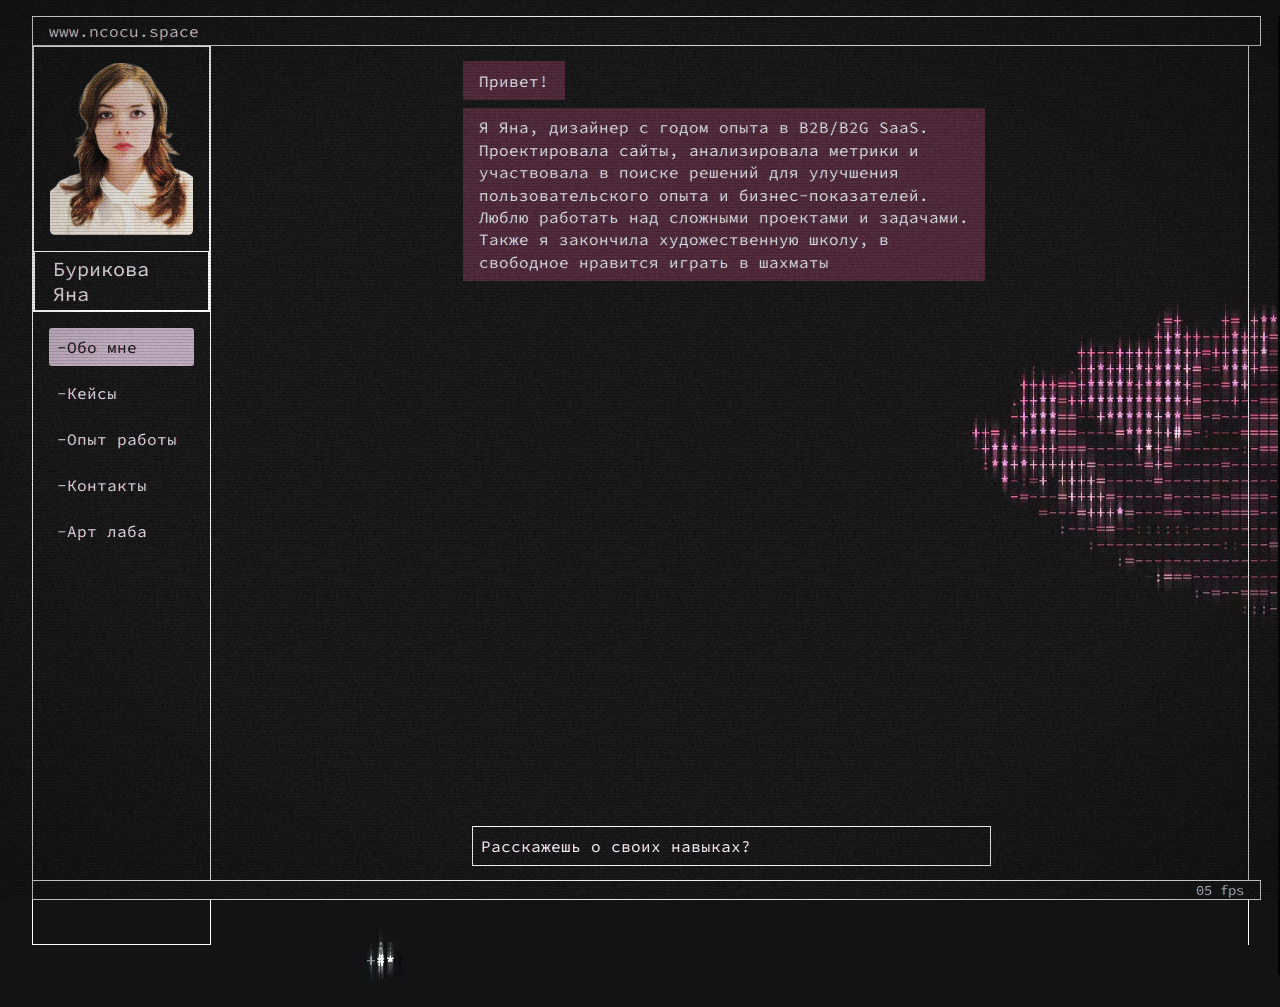
<file: index.html>
<!DOCTYPE html>
<html lang="ru">
<head>
<meta charset="utf-8">
<meta name="viewport" content="width=device-width, initial-scale=1">
<title>ncocu</title>
<meta name="description" content="">
<meta property="og:type" content="website">
<meta property="og:title" content="ncocu">
<link rel="icon" href="favicon.svg" type="image/svg+xml">
<link rel="preconnect" href="https://fonts.googleapis.com">
<link rel="preconnect" href="https://fonts.gstatic.com" crossorigin>
<link rel="stylesheet" href="https://fonts.googleapis.com/css2?family=Source+Code+Pro&family=Ubuntu+Mono&display=swap">
<link rel="stylesheet" href="css/base.css">
<link rel="stylesheet" href="css/index.css">
<link rel="stylesheet" href="css/shared.css">
<link rel="stylesheet" href="css/defaults.css">
<style>@font-face {font-family: 'Sligoil Micro'; font-weight: 400;font-style: normal;src: url('assets/fonts/Sligoil-Micro-400-normal-0.otf') format('opentype');}
</style>
</head>
<body>
<div class='mosaic-wrap'>
<div class='root root--u-i8pcolesv' id='i8pcolesv_0'>
<header class='section section--u-i8f7u4q8v' id='i8f7u4q8v_0'>
<header class='div div--u-i0joefge4' id='i0joefge4_0'>
<div class='text text--u-ia6h6sjt3' id='ia6h6sjt3_0'>
<span class='text-block-wrap-div'>www.ncocu.space</span>
</div>
</header>
</header>
<section class='section section--u-i481ind74' id='i481ind74_0'>
<div class='container container--u-im8psvn6c' id='im8psvn6c_0'>
<div class='div div--u-i983l77ca' id='i983l77ca_0'>
<div class='div div--u-iu5dsi0lj' id='iu5dsi0lj_0'>
<div class='div div--u-irtz106dc' id='irtz106dc_0'>
<div class='image image--u-im6mjq5bn' id='im6mjq5bn_0'>
<img decoding='async' loading='lazy' src='assets/img/mask_group-400.webp' alt='Mask group' title='' data-size='920x1104' class='image__img' id='iv3xk0xor_0' >
</div>
<div class='div div--u-ir0ft8ric' id='ir0ft8ric_0'>
<div class='text text--u-io1lwuk35' id='io1lwuk35_0'>
<span class='text-block-wrap-div'>Бурикова Яна</span>
</div>
</div>
</div>
<div class='div div--u-iwccqjjl5' id='iwccqjjl5_0'>
<div href='index.html' data-action-element='' role='button' class='button button--u-i2ibf0xlj' id='i2ibf0xlj_0'>
<span class='text-button text-button--u-ik0cupp47' id='ik0cupp47_0'>
<span class='text-block-wrap-div'>-Обо мне</span>
</span>
</div>
<a href='case.html' data-action-element='' class='button button--u-imyo0pjx9 baut' id='imyo0pjx9_0'>
<span class='text-button text-button--u-ir49nvhe2' id='ir49nvhe2_0'>
<span class='text-block-wrap-div'>-Кейсы</span>
</span>
</a>
<a href='experience.html' data-action-element='' class='button button--u-i9hqt535a baut' id='i9hqt535a_0'>
<span class='text-button text-button--u-i4k47muyn' id='i4k47muyn_0'>
<span class='text-block-wrap-div'>-Опыт работы</span>
</span>
</a>
<a href='contacts.html' data-action-element='' class='button button--u-iirp1yq2p baut' id='iirp1yq2p_0'>
<span class='text-button text-button--u-igoudozft' id='igoudozft_0'>
<span class='text-block-wrap-div'>-Контакты</span>
</span>
</a>
<a href='artlaba.html' data-action-element='' class='button button--u-ir1yd15pk baut' id='ir1yd15pk_0'>
<span class='text-button text-button--u-i7oh1alwl' id='i7oh1alwl_0'>
<span class='text-block-wrap-div'>-Арт лаба</span>
</span>
</a>
</div>
</div>
<div class='div div--u-i8ffno7xi' id='i8ffno7xi_0'>
<div class='div div--u-i3awg788z' id='i3awg788z_0'>
<div class='div div--u-istncpymn' id='istncpymn_0'>
<div class='div div--u-i3m51dnwt normal-text' id='i3m51dnwt_0'>
<div class='text text--u-iapbky5r0 epb-embed' id='iapbky5r0_0'>
<span class='text-block-wrap-div'><span style="font-size:16px">Привет! </span></span>
</div>
<div class='text normal-text text--u-i2cfiv9n1' id='i2cfiv9n1_0'>
<span class='text-block-wrap-div'><span style="font-size:16px">Я Яна, дизайнер с годом опыта в B2B/B2G SaaS. Проектировала сайты, анализировала метрики и участвовала в поиске решений для улучшения пользовательского опыта и бизнес-показателей. Люблю работать над сложными проектами и задачами. Также я закончила художественную школу, в свободное нравится играть в шахматы</span></span>
</div>
</div>
<div class='div div--u-ii8jtdic8 normal-text' id='ii8jtdic8_0'>
<div class='text normal-text text--u-idyqvmt2q' id='idyqvmt2q_0'>
<span class='text-block-wrap-div'><span style="font-family:Source Code Pro"><span style="font-style:normal"><span style="font-weight:400"><span style="font-size:16px">Расскажешь о своих навыках?</span></span></span></span></span>
</div>
</div>
<div class='div div--u-i2nh2mxg3 normal-text' id='i2nh2mxg3_0'>
<div class='text normal-text text--u-ihmy5pmbv' id='ihmy5pmbv_0'>
<span class='text-block-wrap-div'>Конечно! Мои навыки</span>
</div>
<div class='div div--u-ifup7w50q' id='ifup7w50q_0'>
<div class='text text--u-id7i5nnqc' id='id7i5nnqc_0'>
<span class='text-block-wrap-div'>Figma</span>
</div>
<div class='text text--u-i3rllsfr1' id='i3rllsfr1_0'>
<span class='text-block-wrap-div'>Photoshop</span>
</div>
<div class='text text--u-iqewrbc8i' id='iqewrbc8i_0'>
<span class='text-block-wrap-div'>Illustrator</span>
</div>
<div class='text text--u-irs4q27ua' id='irs4q27ua_0'>
<span class='text-block-wrap-div'>Auto Layout</span>
</div>
<div class='text text--u-iq12pkn44' id='iq12pkn44_0'>
<span class='text-block-wrap-div'>Components</span>
</div>
<div class='text text--u-iqwn0ccx2' id='iqwn0ccx2_0'>
<span class='text-block-wrap-div'>UX/UI</span>
</div>
<div class='text text--u-ie5f9xwpk' id='ie5f9xwpk_0'>
<span class='text-block-wrap-div'>Design Systems</span>
</div>
<div class='text text--u-i2053cz5s' id='i2053cz5s_0'>
<span class='text-block-wrap-div'>Анализ метрик</span>
</div>
<div class='text text--u-i5yobgq0c' id='i5yobgq0c_0'>
<span class='text-block-wrap-div'>Design review</span>
</div>
<div class='text text--u-in8c4g6m4' id='in8c4g6m4_0'>
<span class='text-block-wrap-div'>Адаптивный дизайн Web/Mobile </span>
</div>
</div>
</div>
</div>
<div class='div div--u-isihz3p20' id='isihz3p20_0'>
<div href='index.html' data-action-element='' role='button' class='button button--u-izr62j5xr' id='izr62j5xr_0'>
<span class='text-button text-button--u-i086b57tu' id='i086b57tu_0'>
<span class='text-block-wrap-div'>Расскажешь о своих навыках?</span>
</span>
</div>
</div>
</div>
</div>
<div class='div div--u-i5cohlxo4' id='i5cohlxo4_0'></div>
<div class='div div--u-isv6ujn9z' id='isv6ujn9z_0'></div>
</div>
<div class='div div--u-ics1kc3ud' id='ics1kc3ud_0'>
<div class='text text--u-i60nlz1xx' id='i60nlz1xx_0'>
<span class='text-block-wrap-div'>60 fps</span>
</div>
</div>
</div>
</section>
</div>
</div>
<script type="application/json" id="page-data">{"animations": [{"el": "#iapbky5r0_0", "on": "appear", "trigger": null, "second": "none", "effects": [{"kf": [{"opacity": 0}, {"opacity": 1}], "ease": "power1.inOut", "delay": 0.2, "duration": 1}, {"kf": [{"x": "0px", "y": "150px", "z": "0px"}, {"x": "0px", "y": "0px", "z": "0px"}], "ease": "0.785, 0.135, 0.15, 0.86", "delay": 0.1, "duration": 1}]}, {"el": "#i2cfiv9n1_0", "on": "appear", "trigger": null, "second": "none", "effects": [{"kf": [{"opacity": 0}, {"opacity": 1}], "ease": "power1.inOut", "delay": 0.3, "duration": 1}, {"kf": [{"x": "0px", "y": "150px", "z": "0px"}, {"x": "0px", "y": "0px", "z": "0px"}], "ease": "0.785, 0.135, 0.15, 0.86", "delay": 0.3, "duration": 1}]}, {"el": "#izr62j5xr_0", "on": "click", "trigger": "#izr62j5xr_0", "second": "none", "effects": [{"kf": [{"opacity": 1}, {"opacity": 0}], "ease": "power1.inOut", "delay": 0, "duration": 1}]}, {"el": "#ii8jtdic8_0", "on": "click", "trigger": "#izr62j5xr_0", "second": "none", "effects": [{"kf": [{"opacity": 0}, {"opacity": 1}], "ease": "power1.inOut", "delay": 0, "duration": 1}, {"kf": [{"x": "0px", "y": "150px", "z": "0px"}, {"x": "0px", "y": "0px", "z": "0px"}], "ease": "0.455, 0.03, 0.515, 0.955", "delay": 0, "duration": 1}]}, {"el": "#idyqvmt2q_0", "on": "click", "trigger": "#izr62j5xr_0", "second": "none", "effects": [{"kf": [{"opacity": 0}, {"opacity": 1}], "ease": "power1.inOut", "delay": 0, "duration": 1}, {"kf": [{"x": "0px", "y": "150px", "z": "0px"}, {"x": "0px", "y": "0px", "z": "0px"}], "ease": "power1.inOut", "delay": 0, "duration": 1}]}, {"el": "#i2nh2mxg3_0", "on": "click", "trigger": "#izr62j5xr_0", "second": "none", "effects": [{"kf": [{"opacity": 0}, {"opacity": 1}], "ease": "power1.inOut", "delay": 0, "duration": 1}, {"kf": [{"x": "0px", "y": "150px", "z": "0px"}, {"x": "0px", "y": "0px", "z": "0px"}], "ease": "power1.inOut", "delay": 0, "duration": 1}]}, {"el": "#ihmy5pmbv_0", "on": "click", "trigger": "#izr62j5xr_0", "second": "none", "effects": [{"kf": [{"opacity": 0}, {"opacity": 1}], "ease": "power1.inOut", "delay": 0.6, "duration": 1}, {"kf": [{"x": "0px", "y": "150px", "z": "0px"}, {"x": "0px", "y": "0px", "z": "0px"}], "ease": "0.455, 0.03, 0.515, 0.955", "delay": 0.5, "duration": 1}]}, {"el": "#ifup7w50q_0", "on": "click", "trigger": "#izr62j5xr_0", "second": "none", "effects": [{"kf": [{"opacity": 0}, {"opacity": 1}], "ease": "power1.inOut", "delay": 0.9, "duration": 1}, {"kf": [{"x": "0px", "y": "150px", "z": "0px"}, {"x": "0px", "y": "0px", "z": "0px"}], "ease": "0.455, 0.03, 0.515, 0.955", "delay": 1, "duration": 1}]}], "videos": []}</script>
<script src="js/site.js"></script>
<script src="js/fps.js"></script>
<script src="js/vhs.js"></script>
</body>
</html>
</file>
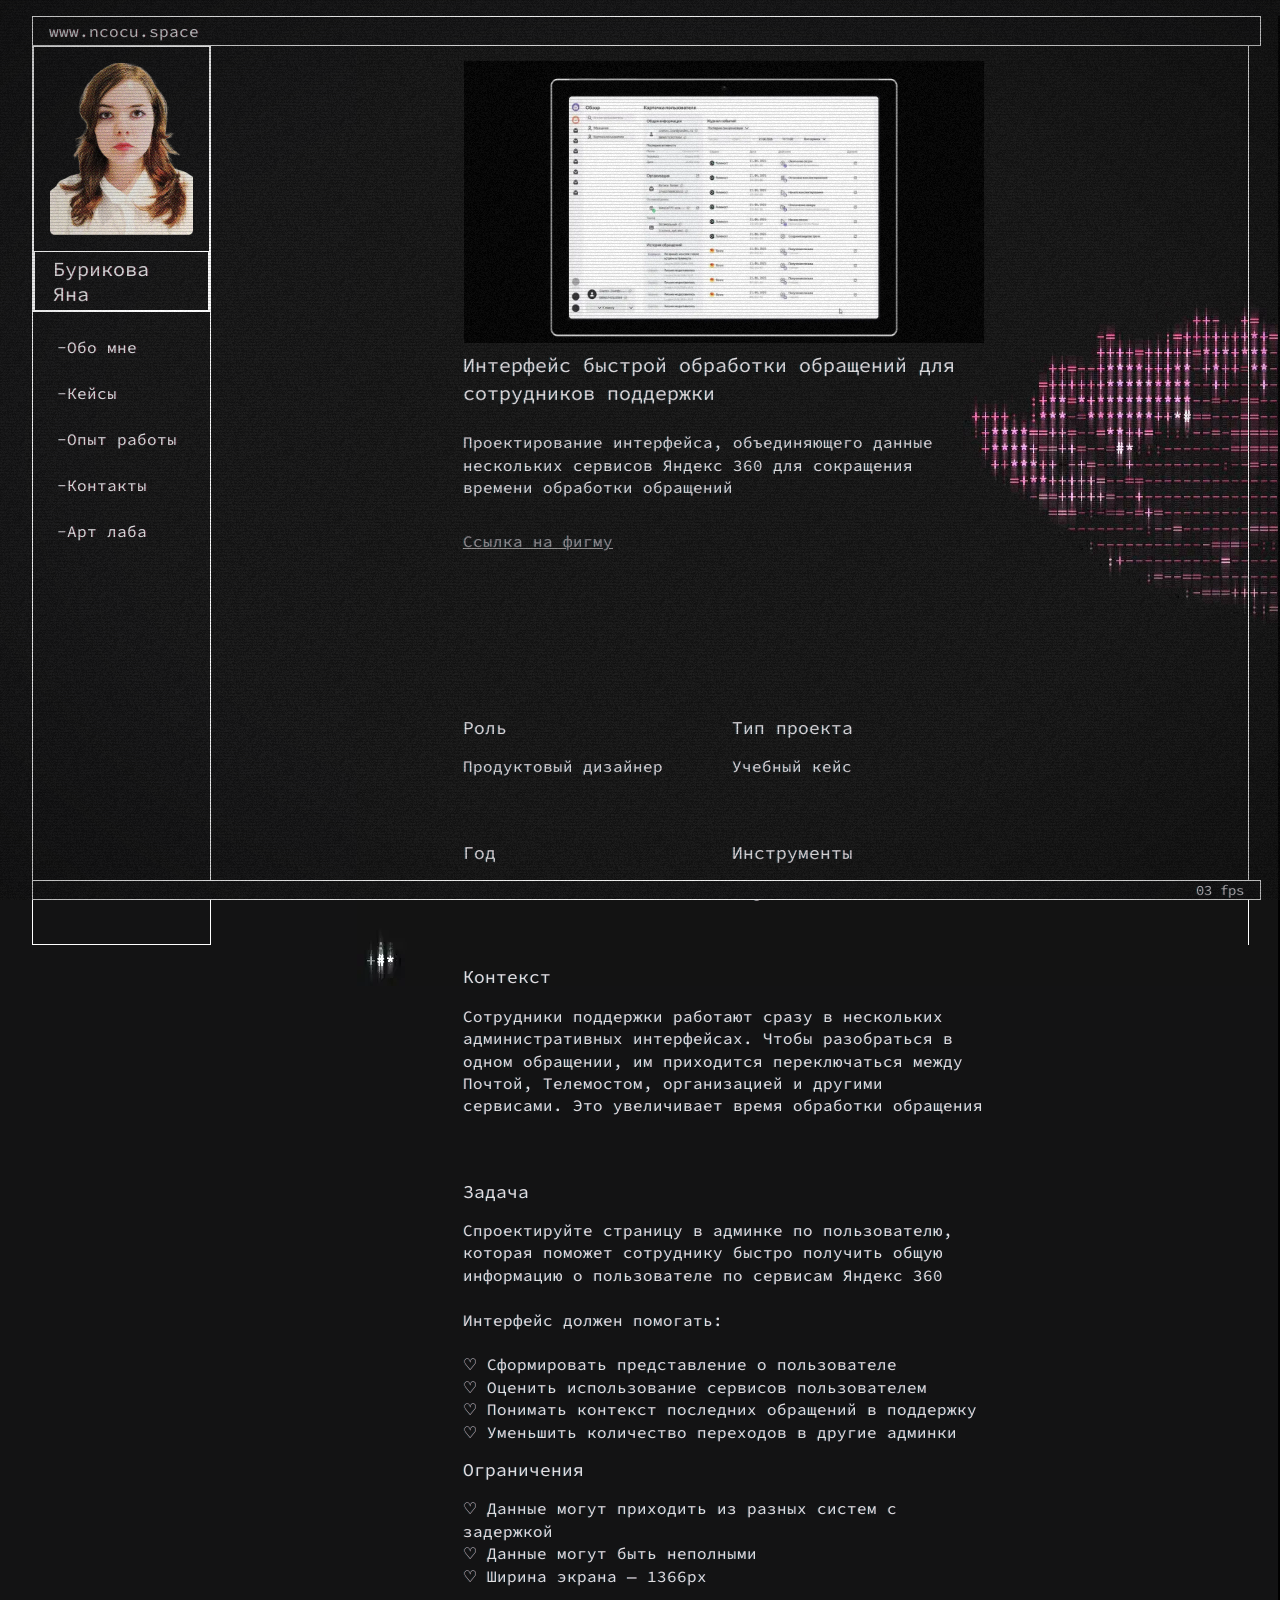
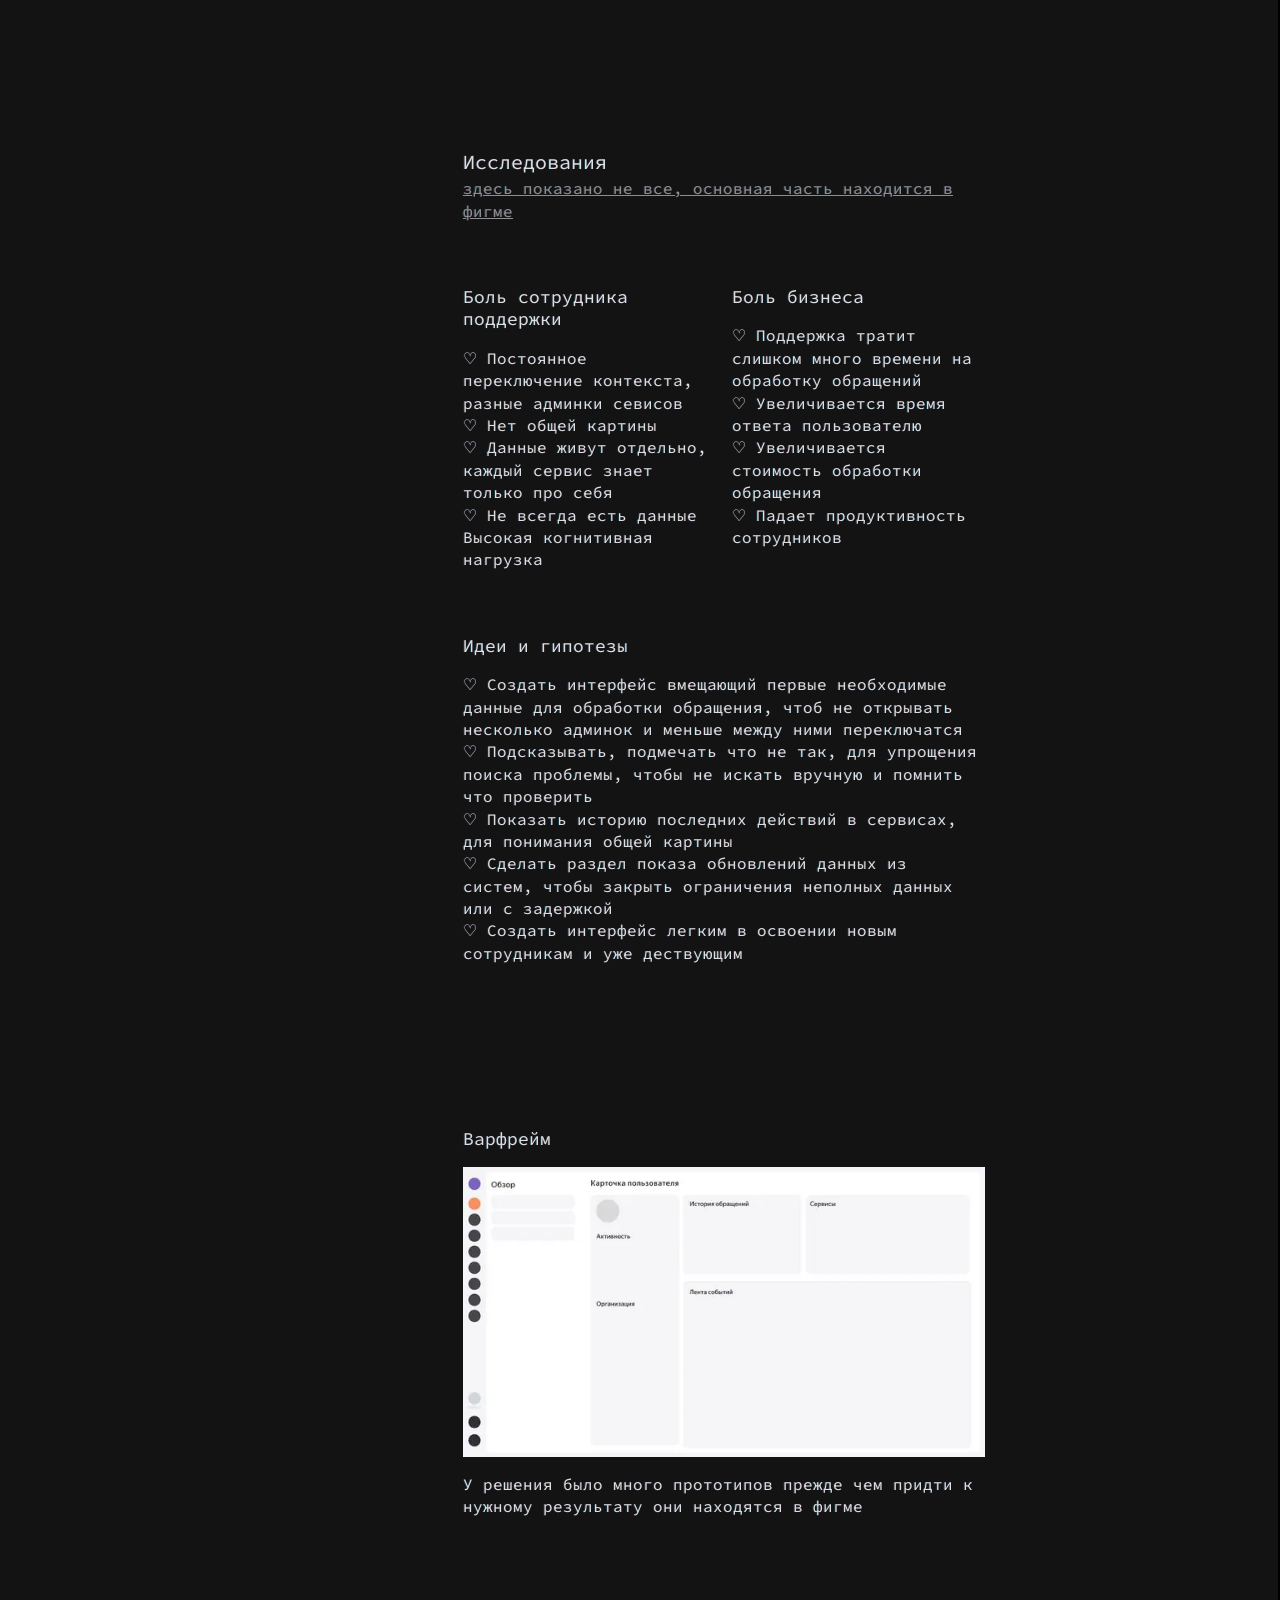
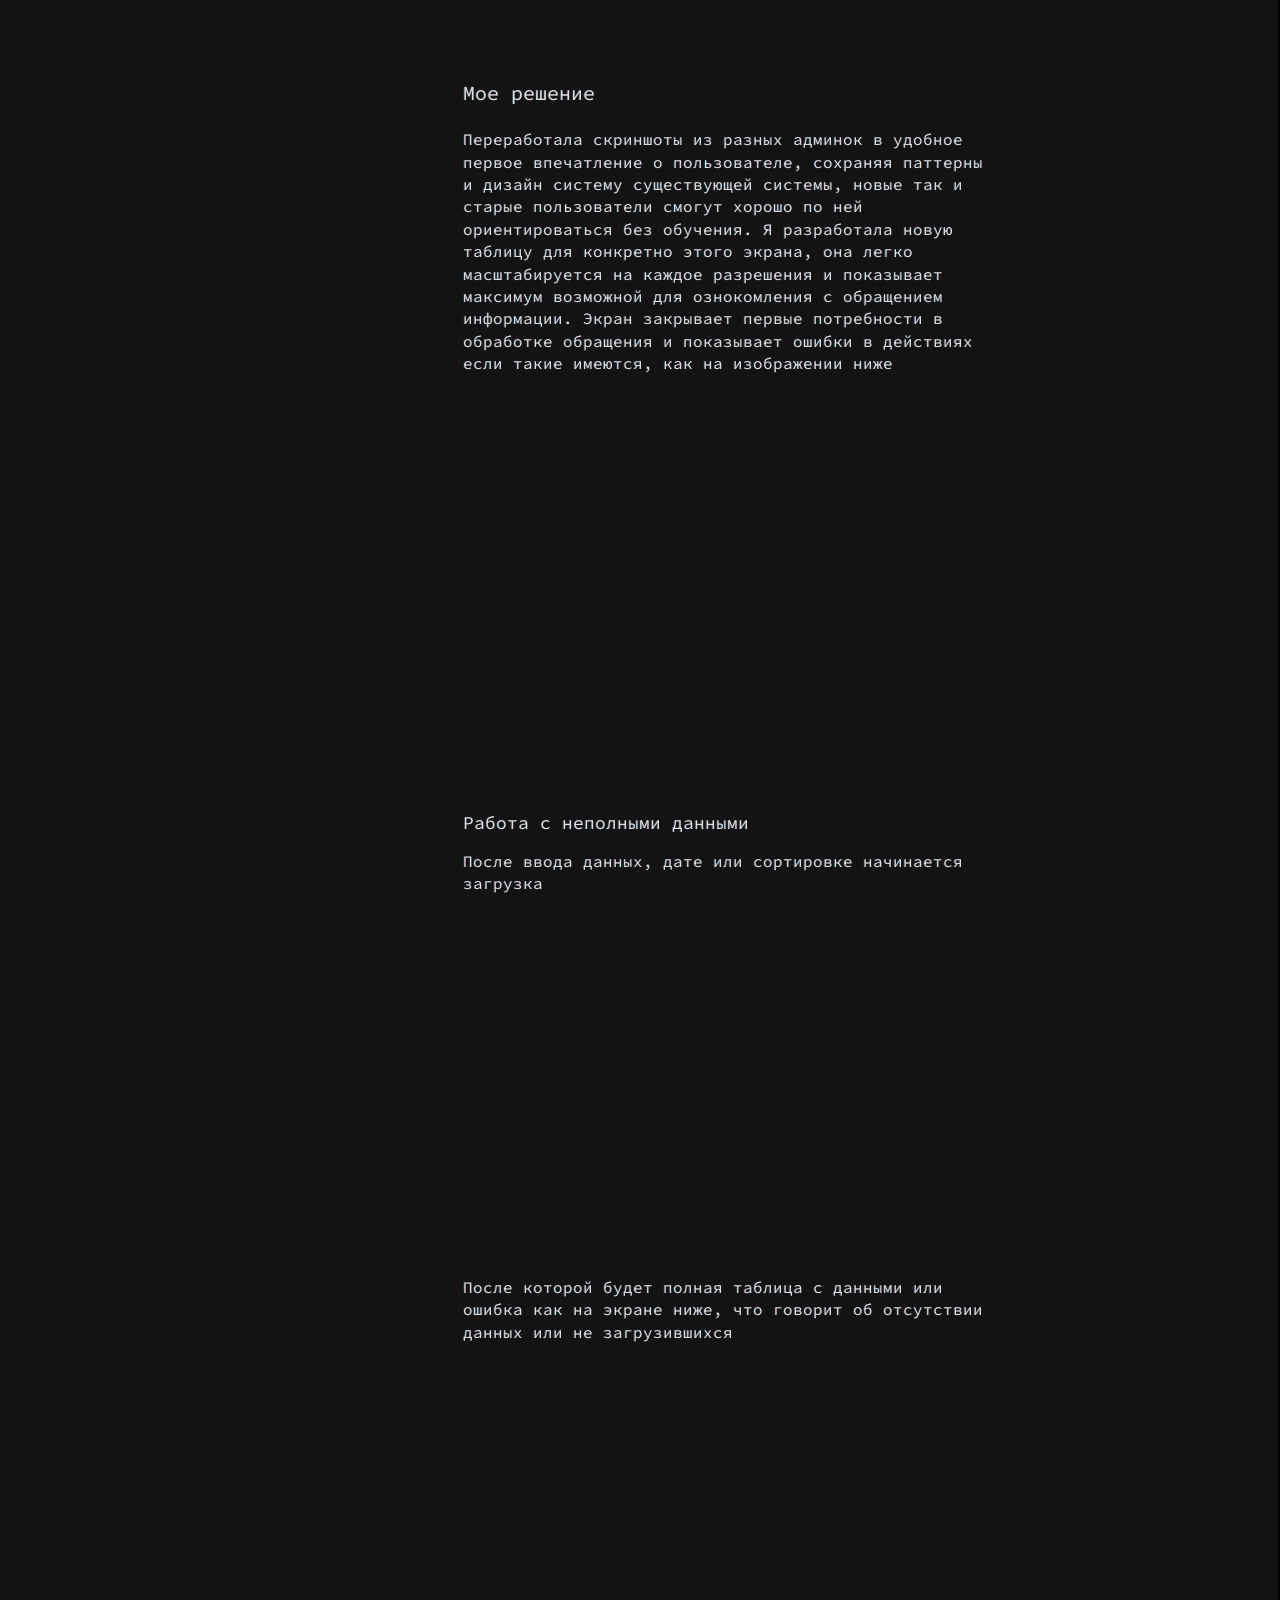
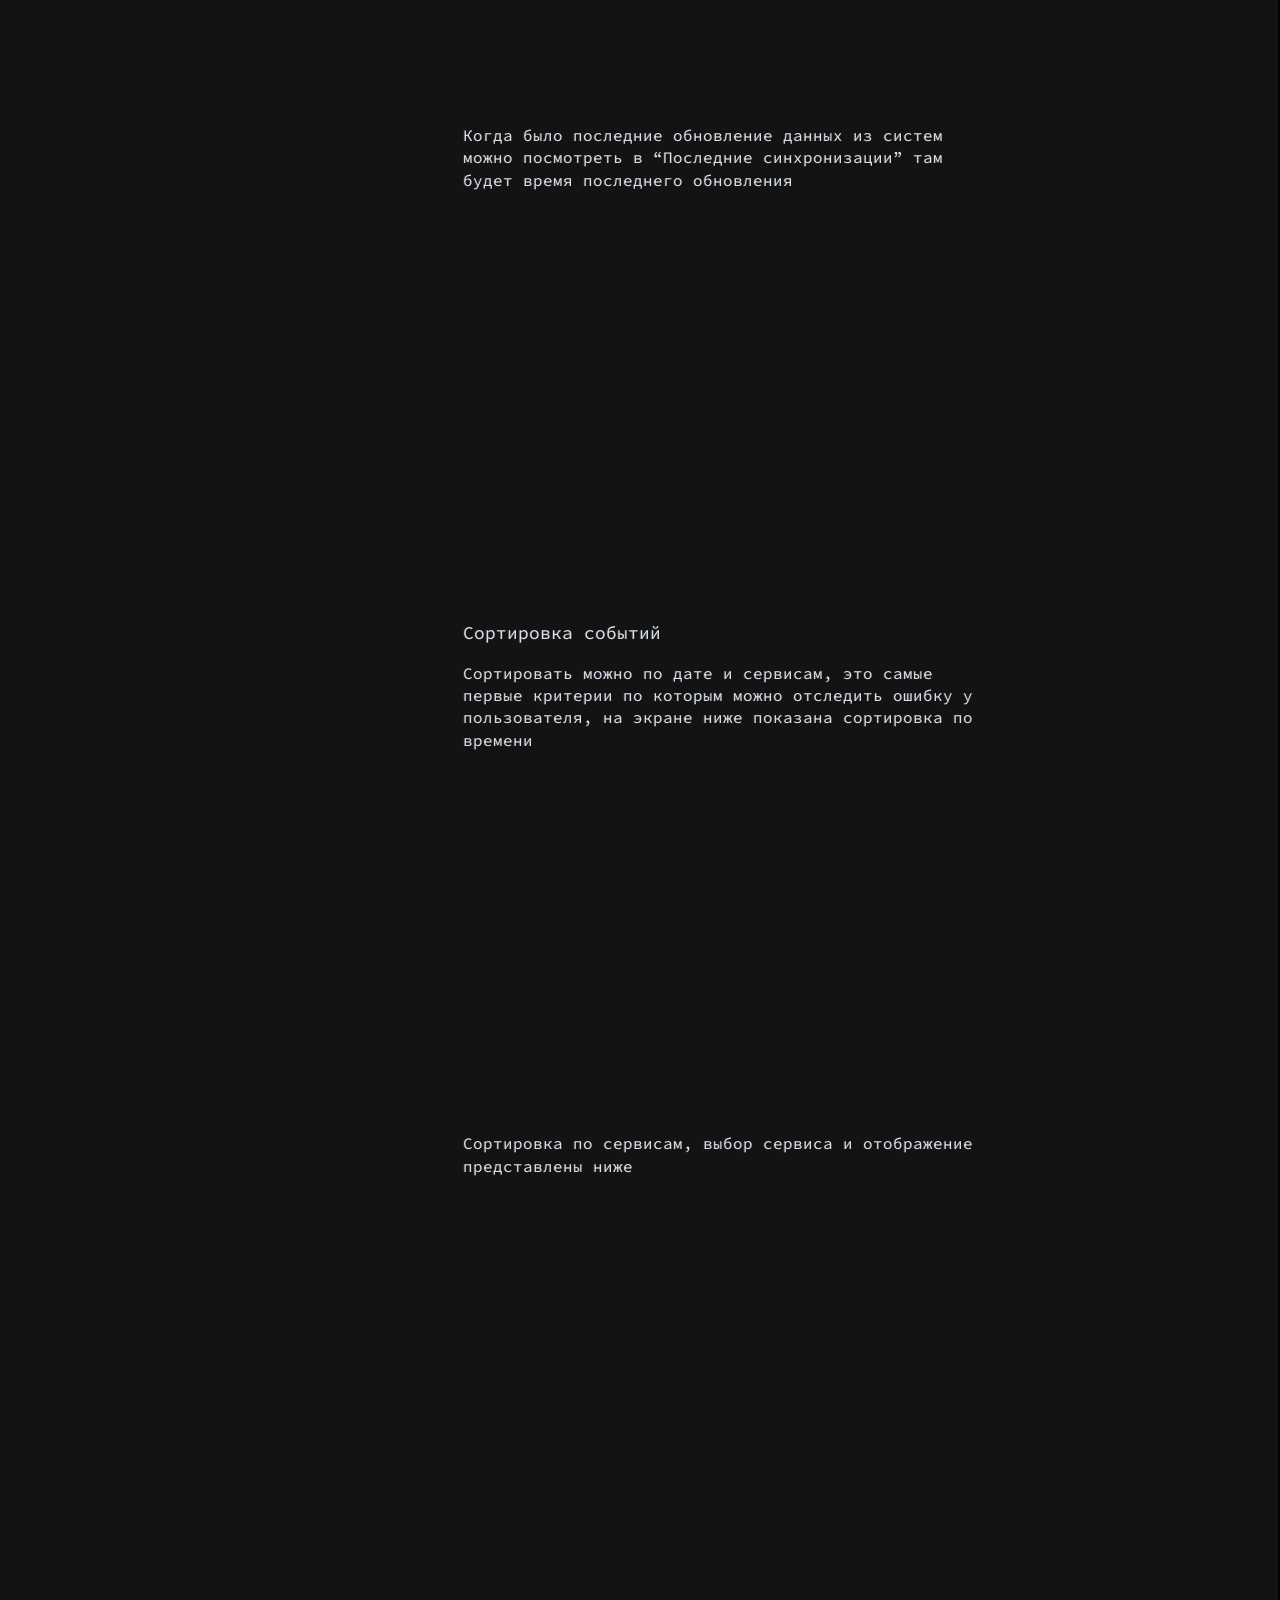
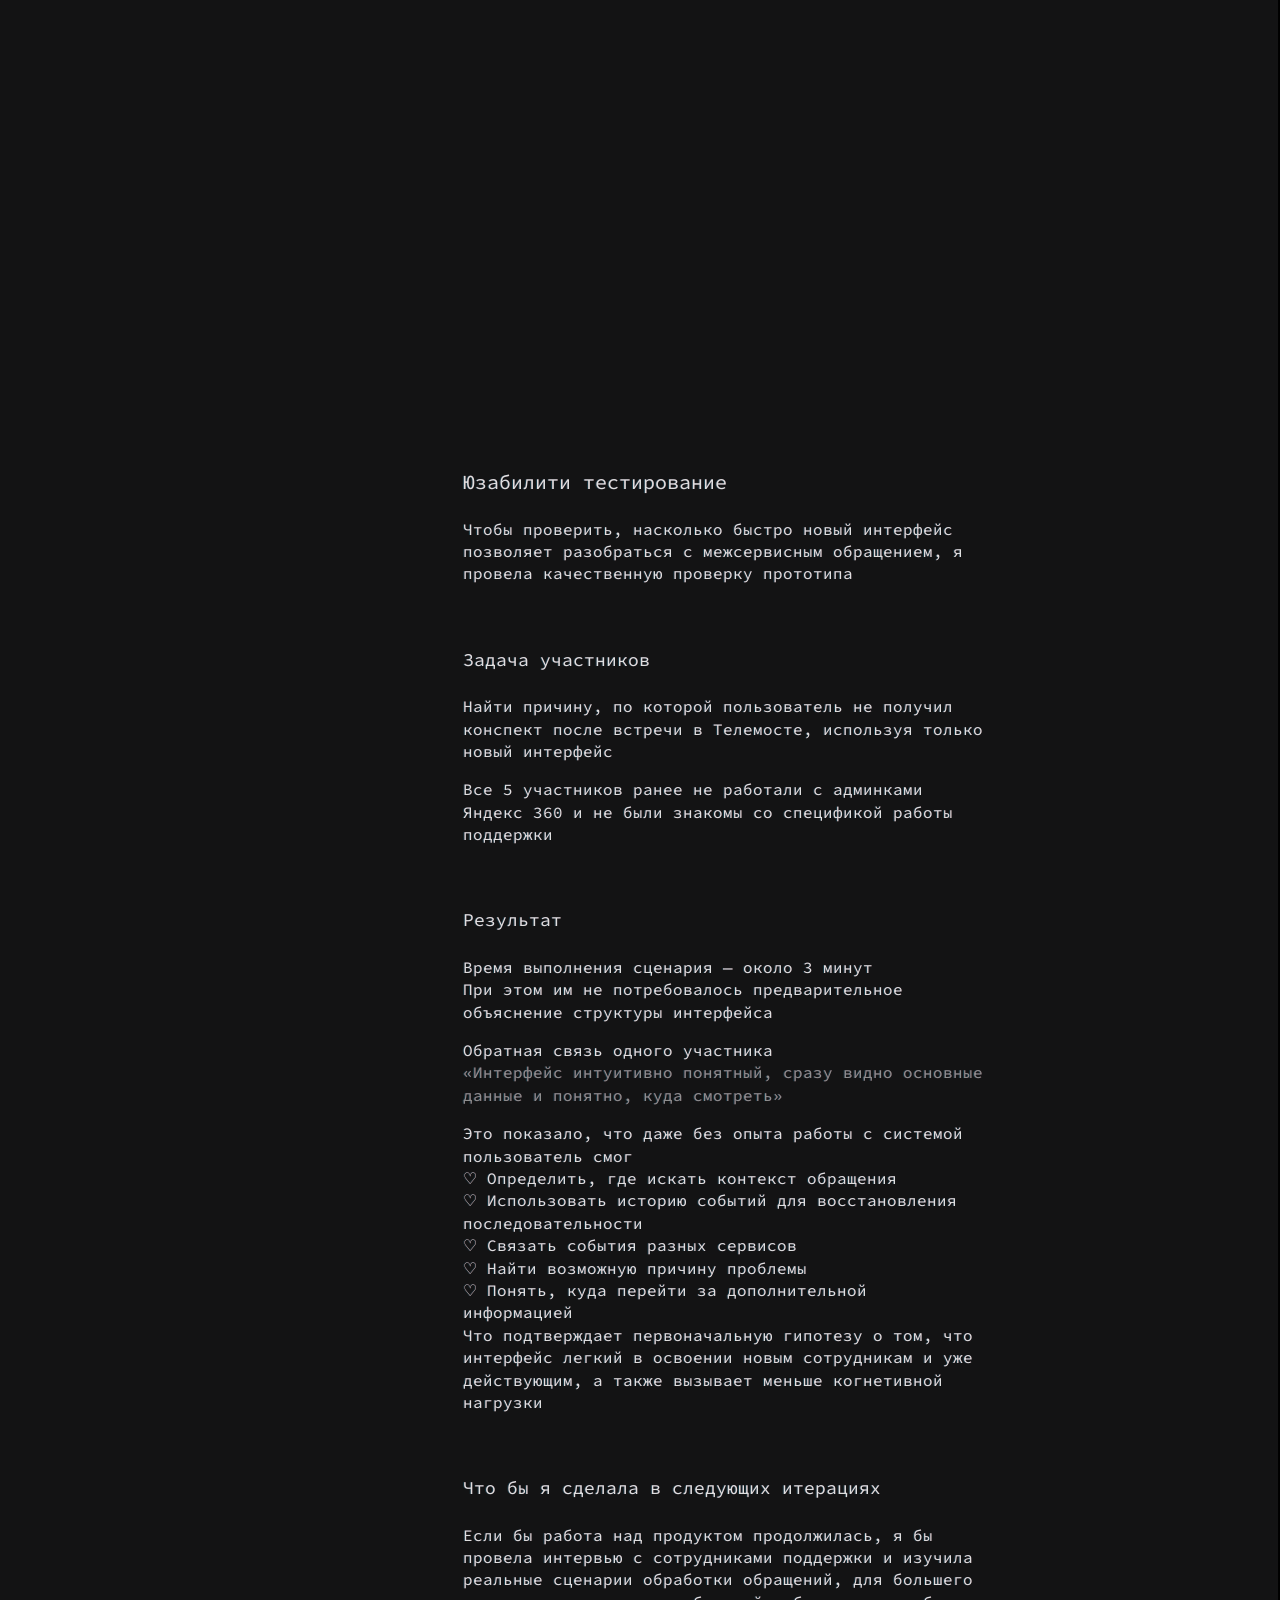
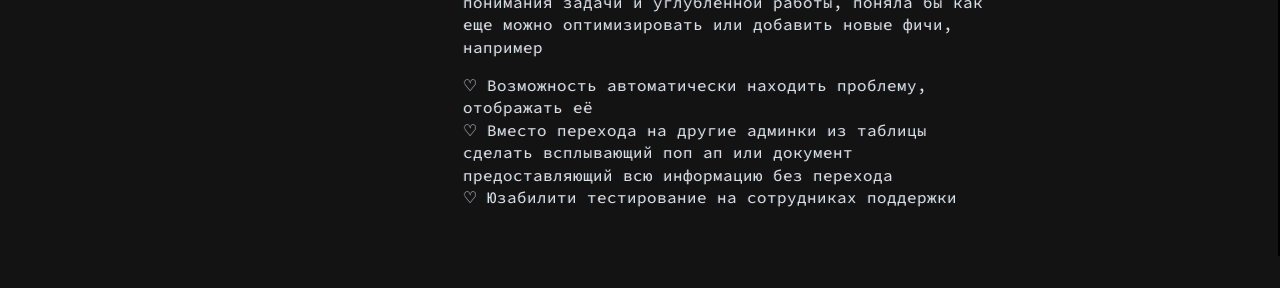
<file: 360.html>
<!DOCTYPE html>
<html lang="ru">
<head>
<meta charset="utf-8">
<meta name="viewport" content="width=device-width, initial-scale=1">
<title></title>
<meta name="description" content="">
<meta property="og:type" content="website">
<meta property="og:title" content="">
<link rel="icon" href="favicon.svg" type="image/svg+xml">
<link rel="preconnect" href="https://fonts.googleapis.com">
<link rel="preconnect" href="https://fonts.gstatic.com" crossorigin>
<link rel="stylesheet" href="https://fonts.googleapis.com/css2?family=Source+Code+Pro&family=Ubuntu+Mono&display=swap">
<link rel="stylesheet" href="css/base.css">
<link rel="stylesheet" href="css/360.css">
<link rel="stylesheet" href="css/shared.css">
<link rel="stylesheet" href="css/360-components.css">
<link rel="stylesheet" href="css/defaults.css">
<style>@font-face {font-family: 'Sligoil Micro'; font-weight: 400;font-style: normal;src: url('assets/fonts/Sligoil-Micro-400-normal-0.otf') format('opentype');}
</style>
</head>
<body>
<div class='mosaic-wrap'>
<div class='root root--u-i2jif6ask' id='i2jif6ask_0'>
<header class='section section--u-i2e50yh4d' id='i2e50yh4d_0'>
<header class='div div--u-iuscwuqle' id='iuscwuqle_0'>
<div class='text text--u-i1igx63by' id='i1igx63by_0'>
<span class='text-block-wrap-div'>www.ncocu.space</span>
</div>
</header>
</header>
<section class='section section--u-i2xmlc26f' id='i2xmlc26f_0'>
<div class='container container--u-ipg6sfhpd' id='ipg6sfhpd_0'>
<div class='div div--u-i2xautjhn' id='i2xautjhn_0'>
<div class='div div--u-i33oof93a' id='i33oof93a_0'>
<div class='div div--u-i24vja2dr' id='i24vja2dr_0'>
<div class='image image--u-i4pvby590' id='i4pvby590_0'>
<img decoding='async' loading='lazy' src='assets/img/mask_group-400.webp' alt='Mask group' title='' data-size='920x1104' class='image__img' id='i3t2yotyl_0' >
</div>
<div class='div div--u-i2s3y5xv3' id='i2s3y5xv3_0'>
<div class='text text--u-i3ahly6rj' id='i3ahly6rj_0'>
<span class='text-block-wrap-div'>Бурикова Яна</span>
</div>
</div>
</div>
<div class='div div--u-i2xxunkw5' id='i2xxunkw5_0'>
<a href='index.html' data-action-element='' class='button button--u-i2mf08nby' id='i2mf08nby_0'>
<span class='text-button text-button--u-ir57uqj1s' id='ir57uqj1s_0'>
<span class='text-block-wrap-div'>-Обо мне</span>
</span>
</a>
<a href='case.html' data-action-element='' class='button button--u-imu8rzfk7 baut' id='imu8rzfk7_0'>
<span class='text-button text-button--u-i2gje3flu' id='i2gje3flu_0'>
<span class='text-block-wrap-div'>-Кейсы</span>
</span>
</a>
<a href='experience.html' data-action-element='' class='button button--u-i4yi2l3t5 baut' id='i4yi2l3t5_0'>
<span class='text-button text-button--u-i12ghfoyd' id='i12ghfoyd_0'>
<span class='text-block-wrap-div'>-Опыт работы</span>
</span>
</a>
<a href='contacts.html' data-action-element='' class='button button--u-i37vz09dp baut' id='i37vz09dp_0'>
<span class='text-button text-button--u-i2m3c95s9' id='i2m3c95s9_0'>
<span class='text-block-wrap-div'>-Контакты</span>
</span>
</a>
<a href='artlaba.html' data-action-element='' class='button button--u-i1roinx7z baut' id='i1roinx7z_0'>
<span class='text-button text-button--u-i17crvh3v' id='i17crvh3v_0'>
<span class='text-block-wrap-div'>-Арт лаба</span>
</span>
</a>
</div>
</div>
<div class='div div--u-i3j5sephp' id='i3j5sephp_0'>
<div class='div div--u-i2xcir3m1' id='i2xcir3m1_0'>
<div class='div div--u-i25re538p' id='i25re538p_0'>
<div class='div div--u-i3lq424p0 normal-text' id='i3lq424p0_0'>
<a href='index.html' data-action-element='' class='link-block link-block--u-i2ebnxsqd' id='i2ebnxsqd_0'>
<video src='assets/video/59544d27.mp4' poster='assets/video/59544d27-poster.webp' preload='none' muted='1' loop='1' playsInline='1' class='video video--u-i3ogar4du' id='i3ogar4du_0'></video>
</a>
<div class='div div--u-i0tzheoug' id='i0tzheoug_0'>
<div class='div div--u-iwhntidj4' id='iwhntidj4_0'>
<div class='div div--u-iq6q9oq6a' id='iq6q9oq6a_0'>
<div class='text text--u-ip8judlav' id='ip8judlav_0'>
<span class='text-block-wrap-div'>Интерфейс быстрой обработки обращений для сотрудников поддержки</span>
</div>
<div class='text text--u-iwdezp9k0' id='iwdezp9k0_0'>
<span class='text-block-wrap-div'>Проектирование интерфейса, объединяющего данные нескольких сервисов Яндекс 360 для сокращения времени обработки обращений</span>
</div>
</div>
<a href='https://www.figma.com/design/2ZAOh563swoHHSMp0YJIvn/%D1%83%D1%87%D0%B5%D0%B1%D0%BD%D1%8B%D0%B9-%D0%BA%D0%B5%D0%B9%D1%81-360?node-id=0-1&t=fUWJmneRTpQfDFL2-1' target='_blank' rel='noopener' data-action-element='' target='_blank' class='link link--u-i2qlijyxu' id='i2qlijyxu_0'>
<span class='text-block-wrap-div'>Ссылка на фигму</span>
</a>
</div>
<div class='div div--u-iqibd2gjf' id='iqibd2gjf_0'>
<div class='div div--u-irudujcbv' id='irudujcbv_0'>
<div class='div div--u-iw1uklvv6' id='iw1uklvv6_0'>
<div class='text text--u-iolk9q7ep' id='iolk9q7ep_0'>
<span class='text-block-wrap-div'>Роль</span>
</div>
<div class='text' id='iz6fl6u3x_0'>
<span class='text-block-wrap-div'>Продуктовый дизайнер</span>
</div>
</div>
<div class='div div--u-im1c9v6z0' id='im1c9v6z0_0'>
<div class='text text--u-iwq55v7ch' id='iwq55v7ch_0'>
<span class='text-block-wrap-div'>Тип проекта</span>
</div>
<div class='text' id='iw5cpnt71_0'>
<span class='text-block-wrap-div'>Учебный кейс</span>
</div>
</div>
</div>
<div class='div div--u-ig4ayovxp' id='ig4ayovxp_0'>
<div class='div div--u-iqb4dex1c' id='iqb4dex1c_0'>
<div class='text text--u-isn6dfbkh' id='isn6dfbkh_0'>
<span class='text-block-wrap-div'>Год</span>
</div>
<div class='text' id='i3n7eonnv_0'>
<span class='text-block-wrap-div'>2026</span>
</div>
</div>
<div class='div div--u-ikbiwm7l0' id='ikbiwm7l0_0'>
<div class='text text--u-io7zflh2p' id='io7zflh2p_0'>
<span class='text-block-wrap-div'>Инструменты</span>
</div>
<div class='text' id='i6axw4ybd_0'>
<span class='text-block-wrap-div'>Figma</span>
</div>
</div>
</div>
<div class='div div--u-ih8v1dt4i' id='ih8v1dt4i_0'>
<div class='text text--u-i5890wa40' id='i5890wa40_0'>
<span class='text-block-wrap-div'>Контекст</span>
</div>
<div class='text text--u-iv4twsfyh normal-text' id='iv4twsfyh_0'>
<span class='text-block-wrap-div'>Сотрудники поддержки работают сразу в нескольких административных интерфейсах. Чтобы разобраться в одном обращении, им приходится переключаться между Почтой, Телемостом, организацией и другими сервисами. Это увеличивает время обработки обращения</span>
</div>
</div>
<div class='div div--u-i4b52ctd8' id='i4b52ctd8_0'>
<div class='text text--u-iubqbyssw' id='iubqbyssw_0'>
<span class='text-block-wrap-div'>Задача</span>
</div>
<div class='text text--u-indfucru4' id='indfucru4_0'>
<span class='text-block-wrap-div'>Спроектируйте страницу в админке по пользователю, которая поможет сотруднику быстро получить общую информацию о пользователе по сервисам Яндекс 360<br><br>Интерфейс должен помогать:<br><br>♡ Сформировать представление о пользователе<br>♡ Оценить использование сервисов пользователем<br>♡ Понимать контекст последних обращений в поддержку<br>♡ Уменьшить количество переходов в другие админки</span>
</div>
<div class='div div--u-ik7h2jwir' id='ik7h2jwir_0'>
<div class='text text--u-iwvauchy3' id='iwvauchy3_0'>
<span class='text-block-wrap-div'>Ограничения</span>
</div>
<div class='text text--u-i9ykdns78' id='i9ykdns78_0'>
<span class='text-block-wrap-div'>♡ Данные могут приходить из разных систем с задержкой<br>♡ Данные могут быть неполными<br>♡ Ширина экрана — 1366px</span>
</div>
</div>
</div>
</div>
<div class='div div--u-ixmazfyux' id='ixmazfyux_0'>
<div class='div div--u-i2auie3wq' id='i2auie3wq_0'>
<div class='text text--u-iqiuxy9u9' id='iqiuxy9u9_0'>
<span class='text-block-wrap-div'>Исследования</span>
</div>
<a href='https://www.figma.com/design/2ZAOh563swoHHSMp0YJIvn/%D1%83%D1%87%D0%B5%D0%B1%D0%BD%D1%8B%D0%B9-%D0%BA%D0%B5%D0%B9%D1%81-360?node-id=0-1&t=fUWJmneRTpQfDFL2-1' target='_blank' rel='noopener' data-action-element='' target='_blank' class='link link--u-i39c94pdf' id='i39c94pdf_0'>
<span class='text-block-wrap-div'>здесь показано не все, основная часть находится в фигме</span>
</a>
</div>
<div class='div div--u-i82tjfk2t' id='i82tjfk2t_0'>
<div class='div div--u-i4helfy1y' id='i4helfy1y_0'>
<div class='text text--u-ij3eoay3o' id='ij3eoay3o_0'>
<span class='text-block-wrap-div'>Боль сотрудника поддержки</span>
</div>
<div class='text text--u-iimjyjqhq' id='iimjyjqhq_0'>
<span class='text-block-wrap-div'>♡ Постоянное переключение контекста, разные админки севисов<br>♡ Нет общей картины<br>♡ Данные живут отдельно, каждый сервис знает только про себя<br>♡ Не всегда есть данные<br>Высокая когнитивная нагрузка</span>
</div>
</div>
<div class='div div--u-ipupehijf' id='ipupehijf_0'>
<div class='text text--u-ihe0cdkqu' id='ihe0cdkqu_0'>
<span class='text-block-wrap-div'>Боль бизнеса</span>
</div>
<div class='text text--u-i1mebeovh' id='i1mebeovh_0'>
<span class='text-block-wrap-div'>♡ Поддержка тратит слишком много времени на обработку обращений<br>♡ Увеличивается время ответа пользователю<br>♡ Увеличивается стоимость обработки обращения<br>♡ Падает продуктивность сотрудников</span>
</div>
</div>
</div>
<div class='div div--u-imc3oabmb' id='imc3oabmb_0'>
<div class='text text--u-io7ivelnu' id='io7ivelnu_0'>
<span class='text-block-wrap-div'>Идеи и гипотезы</span>
</div>
<div class='text text--u-iv0we27ai' id='iv0we27ai_0'>
<span class='text-block-wrap-div'>♡ Создать интерфейс вмещающий первые необходимые данные для обработки обращения, чтоб не открывать несколько админок и меньше между ними переключатся<br>♡ Подсказывать, подмечать что не так, для упрощения поиска проблемы, чтобы не искать вручную и помнить что проверить<br>♡ Показать историю последних действий в сервисах, для понимания общей картины<br>♡ Сделать раздел показа обновлений данных из систем, чтобы закрыть ограничения неполных данных или с задержкой<br>♡ Создать интерфейс легким в освоении новым сотрудникам и уже дествующим</span>
</div>
</div>
</div>
<div class='div div--u-iltxwd1h0' id='iltxwd1h0_0'>
<div class='text text--u-i1pni8bc2' id='i1pni8bc2_0'>
<span class='text-block-wrap-div'>Варфрейм</span>
</div>
<div class='image image--u-is0s523x8' id='is0s523x8_0'>
<img decoding='async' loading='lazy' src='assets/img/varfrejm-640.webp' alt='' title='' data-size='4000x2225' class='image__img' id='iz7f8oe4i_0' >
</div>
<div class='text text--u-i63mywvos' id='i63mywvos_0'>
<span class='text-block-wrap-div'>У решения было много прототипов прежде чем придти к нужному результату они находятся в фигме</span>
</div>
</div>
<div class='div div--u-iphp1jmkh' id='iphp1jmkh_0'>
<div class='div div--u-i4ctgjfr7' id='i4ctgjfr7_0'>
<div class='text text--u-isqdgl5b9' id='isqdgl5b9_0'>
<span class='text-block-wrap-div'>Мое решение</span>
</div>
<div class='text text--u-i6lnwstfz' id='i6lnwstfz_0'>
<span class='text-block-wrap-div'>Переработала скриншоты из разных админок в удобное первое впечатление о пользователе, сохраняя паттерны и дизайн систему существующей системы, новые так и старые пользователи смогут хорошо по ней ориентироваться без обучения. Я разработала новую таблицу для конкретно этого экрана, она легко масштабируется на каждое разрешения и показывает максимум возможной для ознокомления с обращением информации. Экран закрывает первые потребности в обработке обращения и показывает ошибки в действиях если такие имеются, как на изображении ниже</span>
</div>
<div class='image image--u-ifrjhtrrb' id='ifrjhtrrb_0'>
<img decoding='async' srcset='assets/img/kartochka_polzovatelya_po_umolchaniyu_pokazyvayutsya_poslednie_dejtsviya_polzovatelya_iz_vseh_servisov_536601-800.webp 800w, assets/img/kartochka_polzovatelya_po_umolchaniyu_pokazyvayutsya_poslednie_dejtsviya_polzovatelya_iz_vseh_servisov_536601-1600.webp 1600w' sizes='(max-width: 767px) 100vw, 50vw' loading='lazy' src='assets/img/kartochka_polzovatelya_po_umolchaniyu_pokazyvayutsya_poslednie_dejtsviya_polzovatelya_iz_vseh_servisov_536601-1600.webp' alt='Карточка пользователя, по умолчанию показываются последние дейтсвия пользователя из всех сервисов' title='' data-size='4000x2673' class='image__img' id='i95e3zdbp_0' >
</div>
</div>
<div class='div div--u-ie21jda8a' id='ie21jda8a_0'>
<div class='text text--u-i4de787hv' id='i4de787hv_0'>
<span class='text-block-wrap-div'>Работа с неполными данными</span>
</div>
<div class='text text--u-id7gpivxu' id='id7gpivxu_0'>
<span class='text-block-wrap-div'>После ввода данных, дате или сортировке начинается загрузка</span>
</div>
<div class='image image--u-iyv7lazs2' id='iyv7lazs2_0'>
<img decoding='async' srcset='assets/img/posle_vybora_servisa-800.webp 800w, assets/img/posle_vybora_servisa-1600.webp 1600w' sizes='(max-width: 767px) 100vw, 50vw' loading='lazy' src='assets/img/posle_vybora_servisa-1600.webp' alt='после выбора сервиса' title='' data-size='4000x2673' class='image__img' id='ij3ujrhj6_0' >
</div>
<div class='text text--u-izbfjspkq' id='izbfjspkq_0'>
<span class='text-block-wrap-div'>После которой будет полная таблица с данными или ошибка как на экране ниже, что говорит об отсутствии данных или не загрузившихся</span>
</div>
<div class='image image--u-ia10iy9gt' id='ia10iy9gt_0'>
<img decoding='async' srcset='assets/img/ili_servisu-800.webp 800w, assets/img/ili_servisu-1600.webp 1600w' sizes='(max-width: 767px) 100vw, 50vw' loading='lazy' src='assets/img/ili_servisu-1600.webp' alt='или сервису' title='' data-size='4000x2673' class='image__img' id='iwzpbwltl_0' >
</div>
<div class='text text--u-ivh90yr4a' id='ivh90yr4a_0'>
<span class='text-block-wrap-div'>Когда было последние обновление данных из систем можно посмотреть в “Последние синхронизации” там будет время последнего обновления</span>
</div>
<div class='image image--u-iv44wa9zu' id='iv44wa9zu_0'>
<img decoding='async' srcset='assets/img/prosmotr_kogda_sinhronizirovalis_poslednie_dannye_iz_servisov-800.webp 800w, assets/img/prosmotr_kogda_sinhronizirovalis_poslednie_dannye_iz_servisov-1600.webp 1600w' sizes='(max-width: 767px) 100vw, 50vw' loading='lazy' src='assets/img/prosmotr_kogda_sinhronizirovalis_poslednie_dannye_iz_servisov-1600.webp' alt='Просмотр когда синхронизировались последние данные из сервисов' title='' data-size='4000x2673' class='image__img' id='iyoh9n26s_0' >
</div>
</div>
<div class='div div--u-itsxgduhm' id='itsxgduhm_0'>
<div class='text text--u-i2mrw4ymc' id='i2mrw4ymc_0'>
<span class='text-block-wrap-div'>Сортировка событий</span>
</div>
<div class='text text--u-ik4owzhis' id='ik4owzhis_0'>
<span class='text-block-wrap-div'>Сортировать можно по дате и сервисам, это самые первые критерии по которым можно отследить ошибку у пользователя, на экране ниже показана сортировка по времени</span>
</div>
<div class='image image--u-ih622xsna' id='ih622xsna_0'>
<img decoding='async' srcset='assets/img/sortirovka_po_vremeni_sotrudnik_vvel_daty_i_vremya_i_nazhal_enter-800.webp 800w, assets/img/sortirovka_po_vremeni_sotrudnik_vvel_daty_i_vremya_i_nazhal_enter-1600.webp 1600w' sizes='(max-width: 767px) 100vw, 50vw' loading='lazy' src='assets/img/sortirovka_po_vremeni_sotrudnik_vvel_daty_i_vremya_i_nazhal_enter-1600.webp' alt='Сортировка по времени (сотрудник ввел даты и время и нажал _enter_)' title='' data-size='4000x2673' class='image__img' id='ib9qo464v_0' >
</div>
<div class='text text--u-ihrl8hyjs' id='ihrl8hyjs_0'>
<span class='text-block-wrap-div'>Сортировка по сервисам, выбор сервиса и отображение представлены ниже</span>
</div>
<div class='image image--u-if7y14ppo' id='if7y14ppo_0'>
<img decoding='async' srcset='assets/img/sortirovka_po_servisu_i_date-800.webp 800w, assets/img/sortirovka_po_servisu_i_date-1600.webp 1600w' sizes='(max-width: 767px) 100vw, 50vw' loading='lazy' src='assets/img/sortirovka_po_servisu_i_date-1600.webp' alt='Сортировка по сервису и дате' title='' data-size='4000x2673' class='image__img' id='iak5vdnea_0' >
</div>
<div class='image image--u-ivxryfqif' id='ivxryfqif_0'>
<img decoding='async' srcset='assets/img/vybor_servisa-800.webp 800w, assets/img/vybor_servisa-1600.webp 1600w' sizes='(max-width: 767px) 100vw, 50vw' loading='lazy' src='assets/img/vybor_servisa-1600.webp' alt='Выбор сервиса' title='' data-size='4000x2673' class='image__img' id='i7lss1ftk_0' >
</div>
</div>
</div>
<div class='div div--u-it7zfs7ee' id='it7zfs7ee_0'>
<div class='div div--u-ibg9epkgi' id='ibg9epkgi_0'>
<div class='text text--u-i7kbdf382' id='i7kbdf382_0'>
<span class='text-block-wrap-div'>Юзабилити тестирование</span>
</div>
<div class='text text--u-i7a8wdh2e' id='i7a8wdh2e_0'>
<span class='text-block-wrap-div'>Чтобы проверить, насколько быстро новый интерфейс позволяет разобраться с межсервисным обращением, я провела качественную проверку прототипа</span>
</div>
</div>
<div class='div div--u-i9bq0f1gd' id='i9bq0f1gd_0'>
<div class='text text--u-i356recyh' id='i356recyh_0'>
<span class='text-block-wrap-div'>Задача участников</span>
</div>
<div class='div div--u-ik66gjfyr' id='ik66gjfyr_0'>
<div class='text text--u-iqdg40z2s' id='iqdg40z2s_0'>
<span class='text-block-wrap-div'> Найти причину, по которой пользователь не получил конспект после встречи в Телемосте, используя только новый интерфейс</span>
</div>
<div class='text text--u-icxl2y3rv' id='icxl2y3rv_0'>
<span class='text-block-wrap-div'>Все 5 участников ранее не работали с админками Яндекс 360 и не были знакомы со спецификой работы поддержки</span>
</div>
</div>
</div>
<div class='div div--u-ig7ulmdx2' id='ig7ulmdx2_0'>
<div class='text text--u-iwmr9y4o7' id='iwmr9y4o7_0'>
<span class='text-block-wrap-div'>Результат</span>
</div>
<div class='div div--u-iqjyp3vle' id='iqjyp3vle_0'>
<div class='text text--u-ig8yq7hu0' id='ig8yq7hu0_0'>
<span class='text-block-wrap-div'>Время выполнения сценария — около 3 минут<br>При этом им не потребовалось предварительное объяснение структуры интерфейса</span>
</div>
<div class='text text--u-iyf553ft6' id='iyf553ft6_0'>
<span class='text-block-wrap-div'>Обратная связь одного участника<br><span style="color:rgb(142, 142, 142)">«Интерфейс интуитивно понятный, сразу видно основные данные и понятно, куда смотреть»</span></span>
</div>
<div class='text text--u-irhz2b15r' id='irhz2b15r_0'>
<span class='text-block-wrap-div'>Это показало, что даже без опыта работы с системой пользователь смог<br> ♡ Определить, где искать контекст обращения<br> ♡ Использовать историю событий для восстановления последовательности<br> ♡ Связать события разных сервисов<br> ♡ Найти возможную причину проблемы<br> ♡ Понять, куда перейти за дополнительной информацией<br>Что подтверждает первоначальную гипотезу о том, что интерфейс легкий в освоении новым сотрудникам и уже действующим, а также вызывает меньше когнетивной нагрузки</span>
</div>
</div>
</div>
<div class='div div--u-imjn12j9r' id='imjn12j9r_0'>
<div class='text text--u-iubw5zklj' id='iubw5zklj_0'>
<span class='text-block-wrap-div'>Что бы я сделала в следующих итерациях</span>
</div>
<div class='div div--u-i7kvggh1a' id='i7kvggh1a_0'>
<div class='text text--u-i1z0apnc8' id='i1z0apnc8_0'>
<span class='text-block-wrap-div'>Если бы работа над продуктом продолжилась, я бы провела интервью с сотрудниками поддержки и изучила реальные сценарии обработки обращений, для большего понимания задачи и углубленной работы, поняла бы как еще можно оптимизировать или добавить новые фичи, например</span>
</div>
<div class='text text--u-ivy8uvjpo' id='ivy8uvjpo_0'>
<span class='text-block-wrap-div'>♡ Возможность автоматически находить проблему, отображать её<br>♡ Вместо перехода на другие админки из таблицы сделать всплывающий поп ап или документ предоставляющий всю информацию без перехода<br>♡ Юзабилити тестирование на сотрудниках поддержки</span>
</div>
</div>
</div>
</div>
</div>
</div>
</div>
</div>
</div>
<div class='div div--u-i1bnmlm0i' id='i1bnmlm0i_0'></div>
<div class='div div--u-i2rh2dq46' id='i2rh2dq46_0'></div>
</div>
<div class='div div--u-i2k72orvp' id='i2k72orvp_0'>
<div class='text text--u-i1at4nmwf' id='i1at4nmwf_0'>
<span class='text-block-wrap-div'>60 fps</span>
</div>
</div>
</div>
</section>
</div>
</div>
<script type="application/json" id="page-data">{"animations": [], "videos": ["#i3ogar4du_0"]}</script>
<script src="js/site.js"></script>
<script src="js/fps.js"></script>
<script src="js/vhs.js"></script>
</body>
</html>
</file>
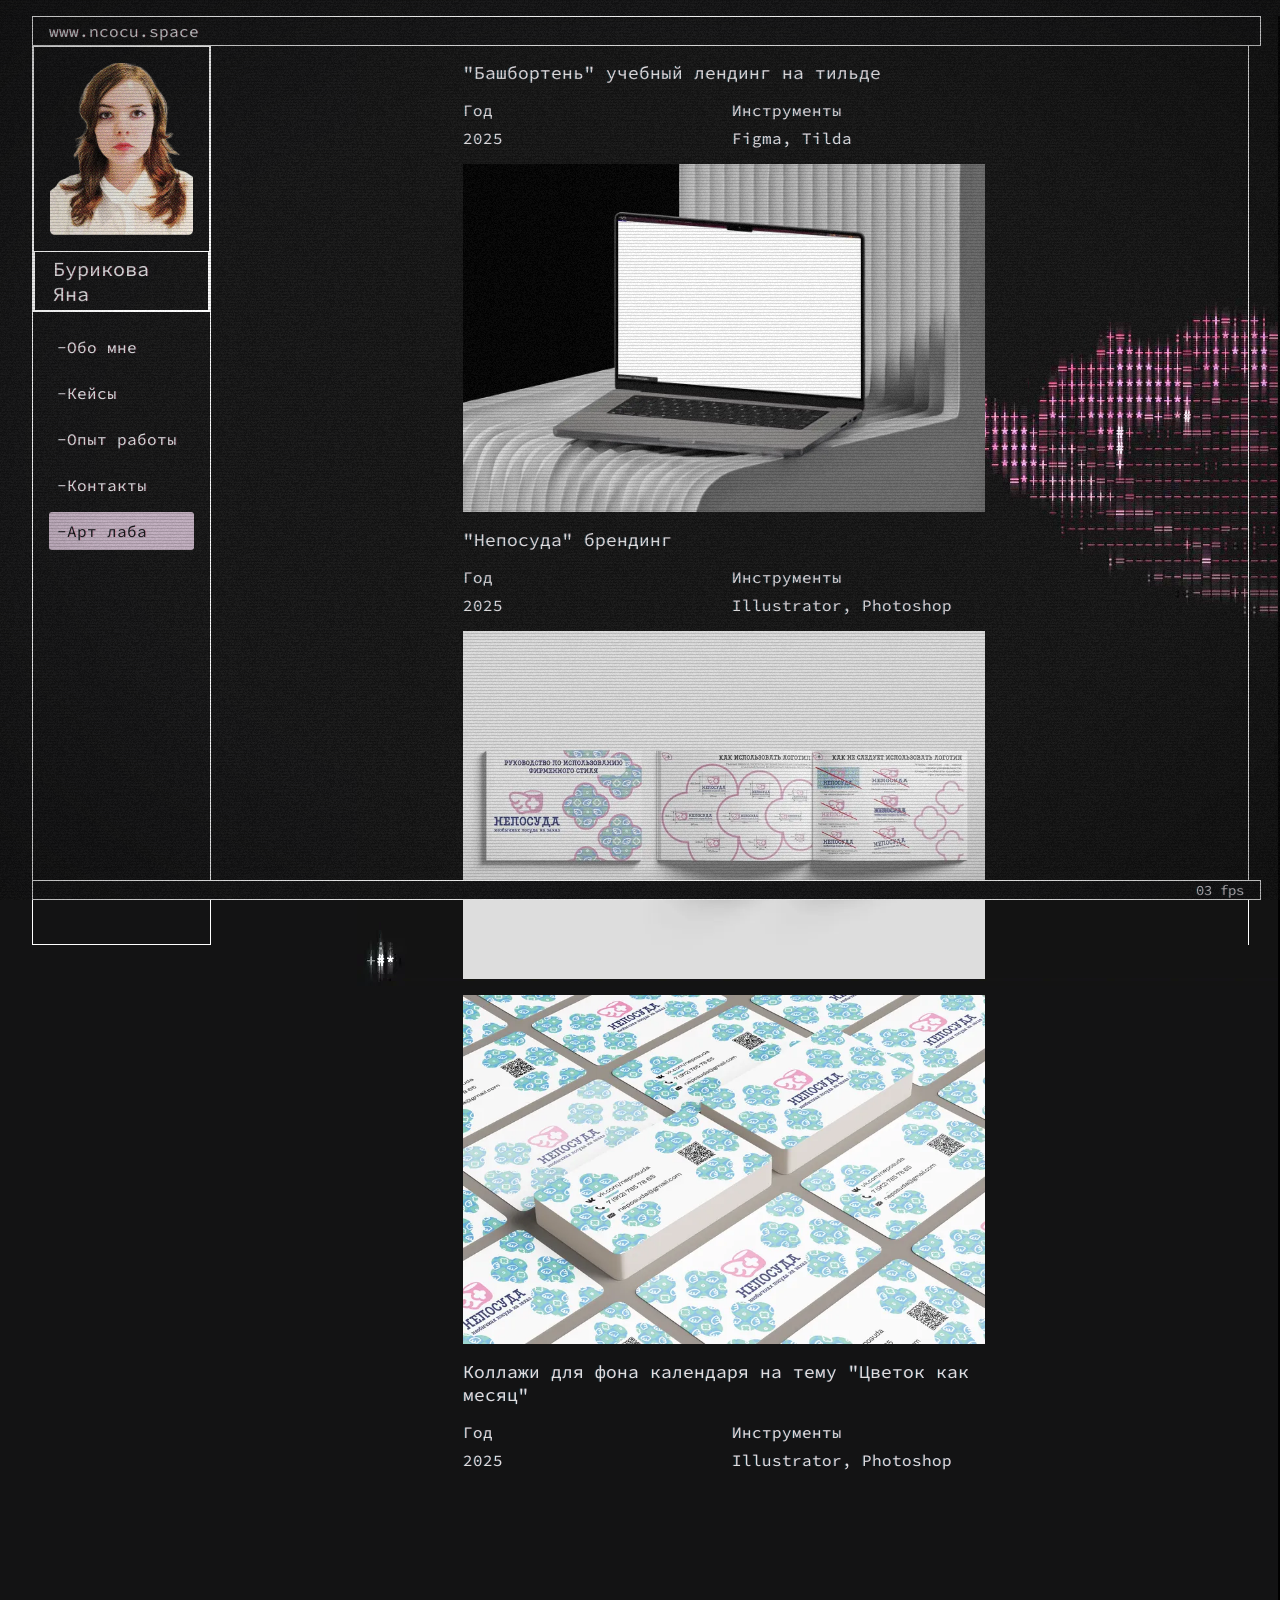
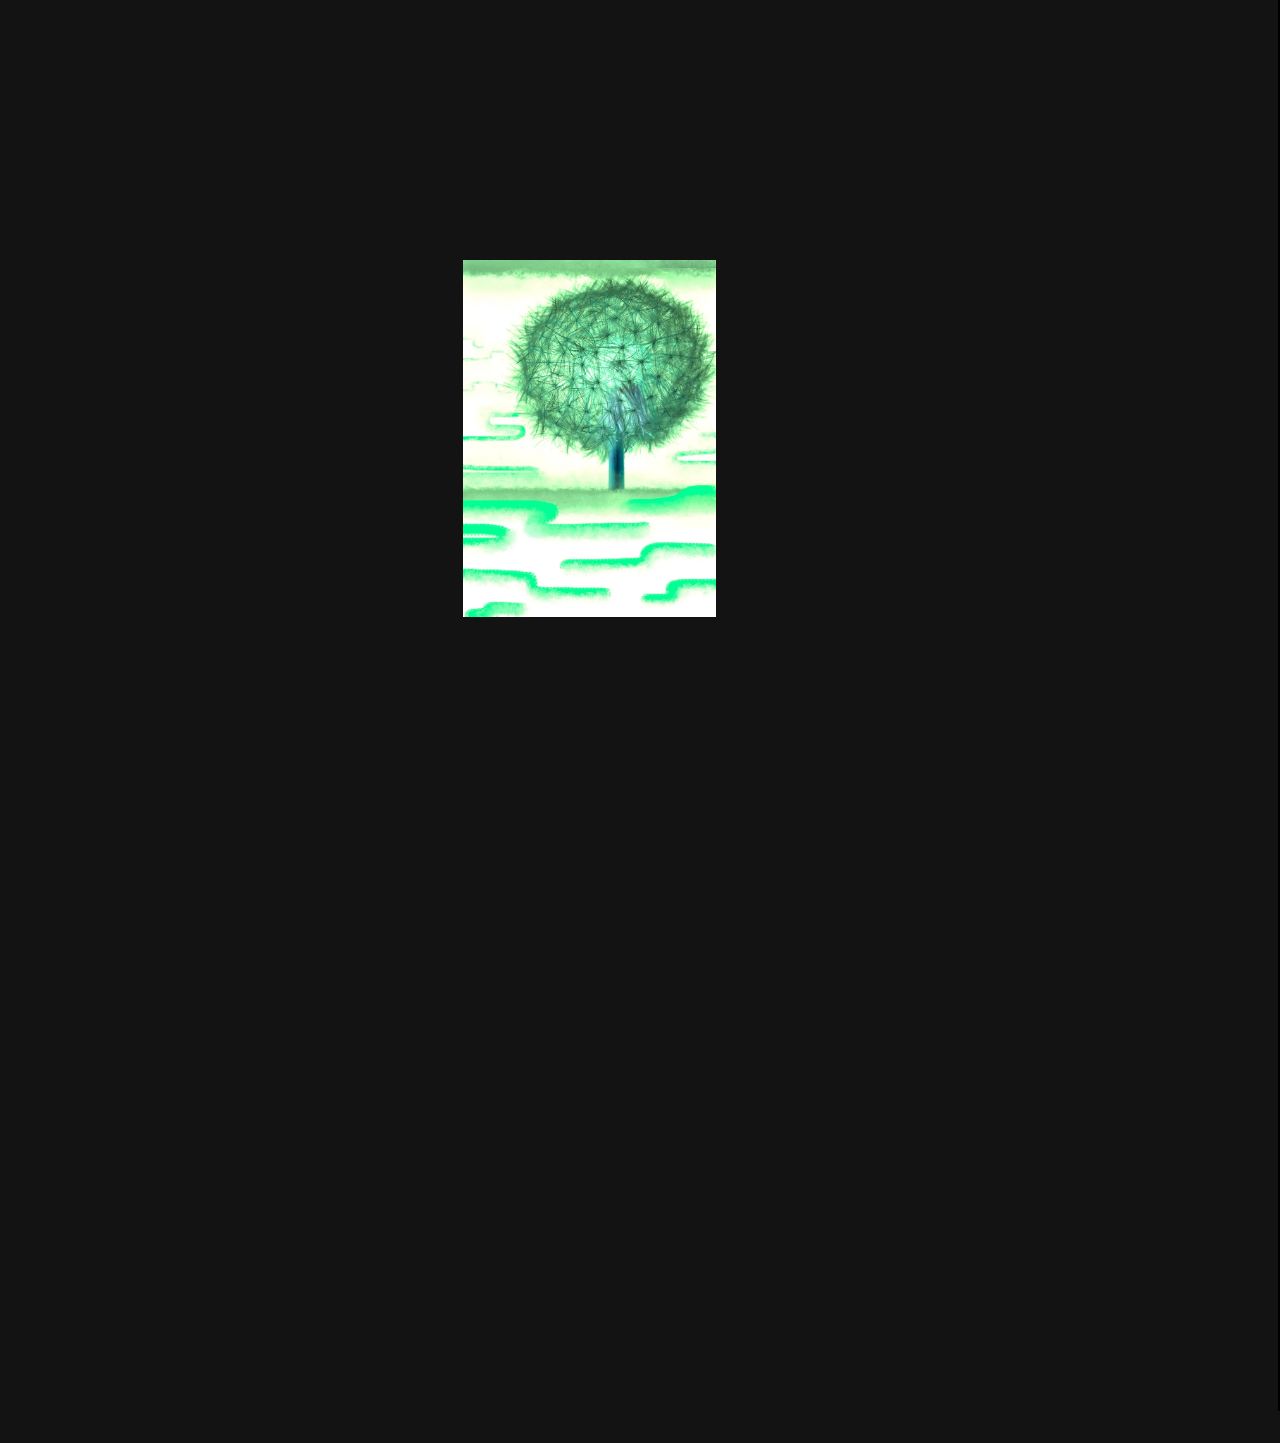
<file: artlaba.html>
<!DOCTYPE html>
<html lang="ru">
<head>
<meta charset="utf-8">
<meta name="viewport" content="width=device-width, initial-scale=1">
<title>artlaba</title>
<meta name="description" content="artlaba">
<meta property="og:type" content="website">
<meta property="og:title" content="artlaba">
<link rel="icon" href="favicon.svg" type="image/svg+xml">
<link rel="preconnect" href="https://fonts.googleapis.com">
<link rel="preconnect" href="https://fonts.gstatic.com" crossorigin>
<link rel="stylesheet" href="https://fonts.googleapis.com/css2?family=Source+Code+Pro&family=Ubuntu+Mono&display=swap">
<link rel="stylesheet" href="css/base.css">
<link rel="stylesheet" href="css/artlaba.css">
<link rel="stylesheet" href="css/shared.css">
<link rel="stylesheet" href="css/artlaba-components.css">
<link rel="stylesheet" href="css/defaults.css">
<style>@font-face {font-family: 'Sligoil Micro'; font-weight: 400;font-style: normal;src: url('assets/fonts/Sligoil-Micro-400-normal-0.otf') format('opentype');}
</style>
</head>
<body>
<div class='mosaic-wrap'>
<div class='root root--u-isf44sf5w' id='isf44sf5w_0'>
<header class='section section--u-i2qga3nsy' id='i2qga3nsy_0'>
<header class='div div--u-ivcgdylt8' id='ivcgdylt8_0'>
<div class='text text--u-i2n75bm0k' id='i2n75bm0k_0'>
<span class='text-block-wrap-div'>www.ncocu.space</span>
</div>
</header>
</header>
<section class='section section--u-i1bcl5awa' id='i1bcl5awa_0'>
<div class='container container--u-iw1hpqtd1' id='iw1hpqtd1_0'>
<div class='div div--u-iior1fjzf' id='iior1fjzf_0'>
<div class='div div--u-i5zprge1t' id='i5zprge1t_0'>
<div class='div div--u-i2fgu7mid' id='i2fgu7mid_0'>
<div class='image image--u-i2g7gld0m' id='i2g7gld0m_0'>
<img decoding='async' loading='lazy' src='assets/img/mask_group-400.webp' alt='Mask group' title='' data-size='920x1104' class='image__img' id='i3jt48m0p_0' >
</div>
<div class='div div--u-i2u2f44ek' id='i2u2f44ek_0'>
<div class='text text--u-i1yt5qidg' id='i1yt5qidg_0'>
<span class='text-block-wrap-div'>Бурикова Яна</span>
</div>
</div>
</div>
<div class='div div--u-i2naz8hj0' id='i2naz8hj0_0'>
<a href='index.html' data-action-element='' class='button button--u-i3oshqw5w' id='i3oshqw5w_0'>
<span class='text-button text-button--u-i1kcl9g5q' id='i1kcl9g5q_0'>
<span class='text-block-wrap-div'>-Обо мне</span>
</span>
</a>
<a href='case.html' data-action-element='' class='button button--u-i3f5js7xh baut' id='i3f5js7xh_0'>
<span class='text-button text-button--u-i25jsl2cw' id='i25jsl2cw_0'>
<span class='text-block-wrap-div'>-Кейсы</span>
</span>
</a>
<a href='experience.html' data-action-element='' class='button button--u-i1uum49po' id='i1uum49po_0'>
<span class='text-button text-button--u-i2r11o4kn' id='i2r11o4kn_0'>
<span class='text-block-wrap-div'>-Опыт работы</span>
</span>
</a>
<a href='contacts.html' data-action-element='' class='button button--u-i168h9cio' id='i168h9cio_0'>
<span class='text-button text-button--u-i2fi06l95' id='i2fi06l95_0'>
<span class='text-block-wrap-div'>-Контакты</span>
</span>
</a>
<div href='index.html' data-action-element='' role='button' class='button button--u-i2tvxih15' id='i2tvxih15_0'>
<span class='text-button text-button--u-i24bllhri' id='i24bllhri_0'>
<span class='text-block-wrap-div'>-Арт лаба</span>
</span>
</div>
</div>
</div>
<div class='div div--u-i18d8rm9i' id='i18d8rm9i_0'>
<div class='div div--u-i2mgpss6u' id='i2mgpss6u_0'>
<div class='div div--u-i2v3eeybj' id='i2v3eeybj_0'>
<div class='div div--u-i1zy9ibkk' id='i1zy9ibkk_0'>
<div class='div div--u-i6jtrwsqu' id='i6jtrwsqu_0'>
<div class='div div--u-iorzbrn3l' id='iorzbrn3l_0'>
<div class='text text--u-i3fiw6r21' id='i3fiw6r21_0'>
<span class='text-block-wrap-div'>"Башбортень" учебный лендинг на тильде</span>
</div>
<div class='div div--u-i9w374xlq' id='i9w374xlq_0'>
<div class='div div--u-imxoy1en4' id='imxoy1en4_0'>
<div class='text text--u-ibv59dqhn' id='ibv59dqhn_0'>
<span class='text-block-wrap-div'>Год</span>
</div>
<div class='text text--u-iymmkrp0a' id='iymmkrp0a_0'>
<span class='text-block-wrap-div'>2025</span>
</div>
</div>
<div class='div div--u-igj0ajmq2' id='igj0ajmq2_0'>
<div class='text text--u-iovvh4vz9' id='iovvh4vz9_0'>
<span class='text-block-wrap-div'>Инструменты</span>
</div>
<div class='text text--u-ifcngyqn9' id='ifcngyqn9_0'>
<span class='text-block-wrap-div'>Figma, Tilda</span>
</div>
</div>
</div>
<a href='https://project14253387.tilda.ws/' target='_blank' rel='noopener' data-action-element='' target='_blank' class='link-block' id='iwifqsnod_0'>
<video src='assets/video/e5cf8316.mp4' poster='assets/video/e5cf8316-poster.webp' preload='none' playsInline='1' muted='1' loop='1' class='video video--u-ixd6idjuj' id='ixd6idjuj_0'></video>
</a>
<div class='text text--u-i1uyu6w07' id='i1uyu6w07_0'>
<span class='text-block-wrap-div'>"Непосуда" брендинг</span>
</div>
<div class='div div--u-ix1yi47ly' id='ix1yi47ly_0'>
<div class='div div--u-ijxjipjhp' id='ijxjipjhp_0'>
<div class='text text--u-ic7yumil8' id='ic7yumil8_0'>
<span class='text-block-wrap-div'>Год</span>
</div>
<div class='text text--u-ijgjorl1g' id='ijgjorl1g_0'>
<span class='text-block-wrap-div'>2025</span>
</div>
</div>
<div class='div div--u-i6tza8kw1' id='i6tza8kw1_0'>
<div class='text text--u-irddg9ug5' id='irddg9ug5_0'>
<span class='text-block-wrap-div'>Инструменты</span>
</div>
<div class='text text--u-iv4dm0nf9' id='iv4dm0nf9_0'>
<span class='text-block-wrap-div'>Illustrator, Photoshop</span>
</div>
</div>
</div>
<div class='image image--u-ildq9d2ka' id='ildq9d2ka_0'>
<img decoding='async' srcset='assets/img/neposd-800.webp 800w, assets/img/neposd-1600.webp 1600w' sizes='(max-width: 767px) 100vw, 50vw' loading='lazy' src='assets/img/neposd-1600.webp' alt='непосд' title='' data-size='4000x2667' class='image__img' id='ix755ulrd_0' >
</div>
<div class='image image--u-i7w3hc69u' id='i7w3hc69u_0'>
<img decoding='async' srcset='assets/img/viz-800.webp 800w, assets/img/viz-1600.webp 1600w' sizes='(max-width: 767px) 100vw, 50vw' loading='lazy' src='assets/img/viz-1600.webp' alt='виз' title='' data-size='4000x2668' class='image__img' id='ia4tdx8d7_0' >
</div>
<div class='div div--u-iq3cke39v' id='iq3cke39v_0'>
<div class='text' id='iydhtmfxv_0'>
<span class='text-block-wrap-div'>Коллажи для фона календаря на тему "Цветок как месяц"</span>
</div>
</div>
<div class='div div--u-ilnvgyyo1' id='ilnvgyyo1_0'>
<div class='div div--u-id6yq70wu' id='id6yq70wu_0'>
<div class='text text--u-itno0fjfh' id='itno0fjfh_0'>
<span class='text-block-wrap-div'>Год</span>
</div>
<div class='text text--u-i0nmrlul5' id='i0nmrlul5_0'>
<span class='text-block-wrap-div'>2025</span>
</div>
</div>
<div class='div div--u-isw9y7be5' id='isw9y7be5_0'>
<div class='text text--u-if21y5fn0' id='if21y5fn0_0'>
<span class='text-block-wrap-div'>Инструменты</span>
</div>
<div class='text text--u-io4mvigwg' id='io4mvigwg_0'>
<span class='text-block-wrap-div'>Illustrator, Photoshop</span>
</div>
</div>
</div>
</div>
<div class='div div--u-ijd7wjny4' id='ijd7wjny4_0'>
<div class='div div--u-iqjozhmqz' id='iqjozhmqz_0'>
<div class='image image--u-il2y4lp9a' id='il2y4lp9a_0'>
<img decoding='async' srcset='assets/img/aprel-800.webp 800w, assets/img/aprel-1600.webp 1600w' sizes='(max-width: 767px) 100vw, 50vw' loading='lazy' src='assets/img/aprel-1600.webp' alt='апрель' title='' data-size='2828x4000' class='image__img' id='i5qyk04f1_0' >
</div>
<div class='image image--u-ie2zum9db' id='ie2zum9db_0'>
<img decoding='async' srcset='assets/img/maj-800.webp 800w, assets/img/maj-1600.webp 1600w' sizes='(max-width: 767px) 100vw, 50vw' loading='lazy' src='assets/img/maj-1600.webp' alt='май' title='' data-size='2828x4000' class='image__img' id='im0a45hd1_0' >
</div>
<div class='image image--u-ixpl74f82' id='ixpl74f82_0'>
<img decoding='async' srcset='assets/img/dekabr-800.webp 800w, assets/img/dekabr-1600.webp 1600w' sizes='(max-width: 767px) 100vw, 50vw' loading='lazy' src='assets/img/dekabr-1600.webp' alt='декабрь' title='' data-size='2828x4000' class='image__img' id='i27mn6l2y_0' >
</div>
<div class='image image--u-i19ouaeis' id='i19ouaeis_0'>
<img decoding='async' srcset='assets/img/sentyabr_017481-800.webp 800w, assets/img/sentyabr_017481-1600.webp 1600w' sizes='(max-width: 767px) 100vw, 50vw' loading='lazy' src='assets/img/sentyabr_017481-1600.webp' alt='сентябрь' title='' data-size='2828x4000' class='image__img' id='i6t2qfvgp_0' >
</div>
</div>
<div class='div div--u-iovufdr46' id='iovufdr46_0'>
<div class='image image--u-i25ezhx84' id='i25ezhx84_0'>
<img decoding='async' srcset='assets/img/mart-800.webp 800w, assets/img/mart-1600.webp 1600w' sizes='(max-width: 767px) 100vw, 50vw' loading='lazy' src='assets/img/mart-1600.webp' alt='март' title='' data-size='2828x4000' class='image__img' id='i0pccf4lb_0' >
</div>
<div class='image image--u-iyirj939j' id='iyirj939j_0'>
<img decoding='async' srcset='assets/img/avgust-800.webp 800w, assets/img/avgust-1600.webp 1600w' sizes='(max-width: 767px) 100vw, 50vw' loading='lazy' src='assets/img/avgust-1600.webp' alt='август' title='' data-size='2828x4000' class='image__img' id='i2iznou3z_0' >
</div>
<div class='image image--u-ijc1g94d4' id='ijc1g94d4_0'>
<img decoding='async' srcset='assets/img/oktyabr-800.webp 800w, assets/img/oktyabr-1600.webp 1600w' sizes='(max-width: 767px) 100vw, 50vw' loading='lazy' src='assets/img/oktyabr-1600.webp' alt='октябрь' title='' data-size='2828x4000' class='image__img' id='ixfizshpe_0' >
</div>
<div class='image image--u-iei5i5bmf' id='iei5i5bmf_0'>
<img decoding='async' srcset='assets/img/iyul-800.webp 800w, assets/img/iyul-1600.webp 1600w' sizes='(max-width: 767px) 100vw, 50vw' loading='lazy' src='assets/img/iyul-1600.webp' alt='июль' title='' data-size='2828x4000' class='image__img' id='icd9bbtnh_0' >
</div>
</div>
</div>
</div>
</div>
</div>
</div>
</div>
<div class='div div--u-i3orawk9p' id='i3orawk9p_0'></div>
<div class='div div--u-i23c4fdhp' id='i23c4fdhp_0'></div>
</div>
<div class='div div--u-i3qkhcmvw' id='i3qkhcmvw_0'>
<div class='text text--u-i3m2a65j1' id='i3m2a65j1_0'>
<span class='text-block-wrap-div'>60 fps</span>
</div>
</div>
</div>
</section>
</div>
</div>
<script type="application/json" id="page-data">{"animations": [], "videos": ["#ixd6idjuj_0"]}</script>
<script src="js/site.js"></script>
<script src="js/fps.js"></script>
<script src="js/vhs.js"></script>
</body>
</html>
</file>
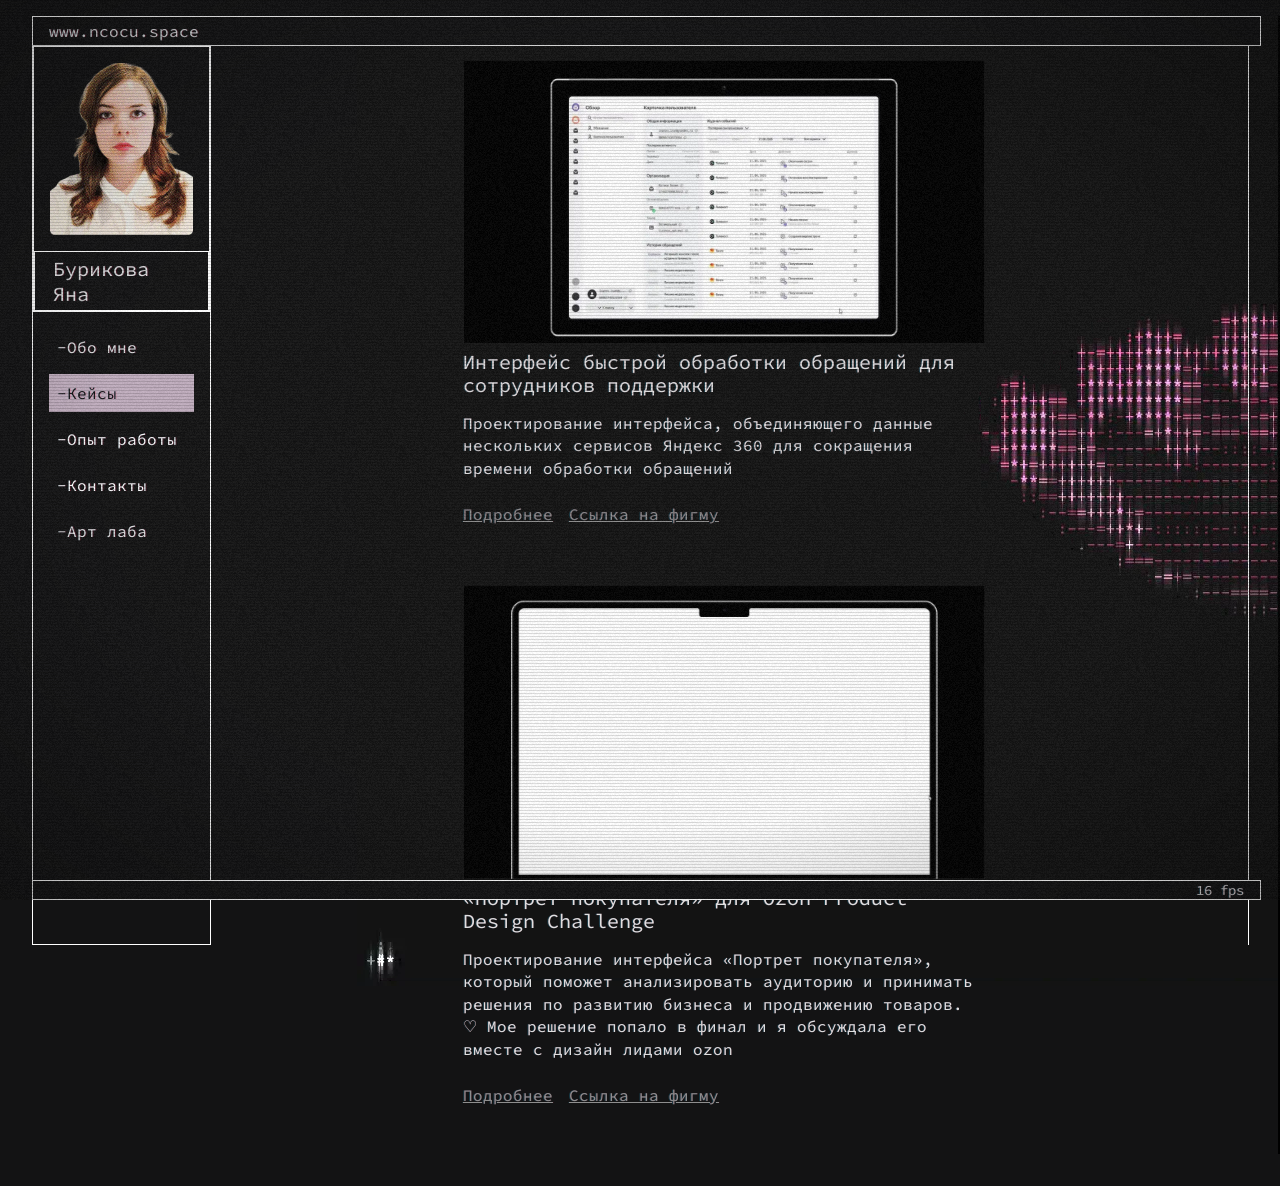
<file: case.html>
<!DOCTYPE html>
<html lang="ru">
<head>
<meta charset="utf-8">
<meta name="viewport" content="width=device-width, initial-scale=1">
<title></title>
<meta name="description" content="">
<meta property="og:type" content="website">
<meta property="og:title" content="">
<link rel="icon" href="favicon.svg" type="image/svg+xml">
<link rel="preconnect" href="https://fonts.googleapis.com">
<link rel="preconnect" href="https://fonts.gstatic.com" crossorigin>
<link rel="stylesheet" href="https://fonts.googleapis.com/css2?family=Source+Code+Pro&family=Ubuntu+Mono&display=swap">
<link rel="stylesheet" href="css/base.css">
<link rel="stylesheet" href="css/case.css">
<link rel="stylesheet" href="css/shared.css">
<link rel="stylesheet" href="css/case-components.css">
<link rel="stylesheet" href="css/defaults.css">
<style>@font-face {font-family: 'Sligoil Micro'; font-weight: 400;font-style: normal;src: url('assets/fonts/Sligoil-Micro-400-normal-0.otf') format('opentype');}
</style>
</head>
<body>
<div class='mosaic-wrap'>
<div class='root root--u-i1hby8zk2' id='i1hby8zk2_0'>
<header class='section section--u-i52jq7qbf' id='i52jq7qbf_0'>
<header class='div div--u-i2b2qtt51' id='i2b2qtt51_0'>
<div class='text text--u-iza7vaii1' id='iza7vaii1_0'>
<span class='text-block-wrap-div'>www.ncocu.space</span>
</div>
</header>
</header>
<section class='section section--u-ifr480kwd' id='ifr480kwd_0'>
<div class='container container--u-i2tmftpa2' id='i2tmftpa2_0'>
<div class='div div--u-i3v8jpzk9' id='i3v8jpzk9_0'>
<div class='div div--u-iuh2dcuoo' id='iuh2dcuoo_0'>
<div class='div div--u-i1jv42606' id='i1jv42606_0'>
<div class='image image--u-i2lz3y7ad' id='i2lz3y7ad_0'>
<img decoding='async' loading='lazy' src='assets/img/mask_group-400.webp' alt='Mask group' title='' data-size='920x1104' class='image__img' id='i3m3k6mrh_0' >
</div>
<div class='div div--u-i1sm2xoyi' id='i1sm2xoyi_0'>
<div class='text text--u-i2aru1htv' id='i2aru1htv_0'>
<span class='text-block-wrap-div'>Бурикова Яна</span>
</div>
</div>
</div>
<div class='div div--u-i2b2vo66q' id='i2b2vo66q_0'>
<a href='index.html' data-action-element='' class='button button--u-i5x4lokew' id='i5x4lokew_0'>
<span class='text-button text-button--u-i19i7652k' id='i19i7652k_0'>
<span class='text-block-wrap-div'>-Обо мне</span>
</span>
</a>
<div href='index.html' data-action-element='' role='button' class='button button--u-i194s7hf6' id='i194s7hf6_0'>
<span class='text-button text-button--u-i1is2pqr1' id='i1is2pqr1_0'>
<span class='text-block-wrap-div'>-Кейсы</span>
</span>
</div>
<a href='experience.html' data-action-element='' class='button button--u-i36xe16tc baut' id='i36xe16tc_0'>
<span class='text-button text-button--u-i24nccgwm' id='i24nccgwm_0'>
<span class='text-block-wrap-div'>-Опыт работы</span>
</span>
</a>
<a href='contacts.html' data-action-element='' class='button button--u-i2cjavuvu baut' id='i2cjavuvu_0'>
<span class='text-button text-button--u-i639ouml3' id='i639ouml3_0'>
<span class='text-block-wrap-div'>-Контакты</span>
</span>
</a>
<a href='artlaba.html' data-action-element='' class='button button--u-i1v60nyzb baut' id='i1v60nyzb_0'>
<span class='text-button text-button--u-i2mma5o80' id='i2mma5o80_0'>
<span class='text-block-wrap-div'>-Арт лаба</span>
</span>
</a>
</div>
</div>
<div class='div div--u-i14o04za2' id='i14o04za2_0'>
<div class='div div--u-i29e7xygk' id='i29e7xygk_0'>
<div class='div div--u-ii1er2zdf' id='ii1er2zdf_0'>
<div class='div div--u-ie3hvquxw normal-text' id='ie3hvquxw_0'>
<a href='360.html' data-action-element='' rel='nofollow' target='_blank' class='link-block link-block--u-ii2jloxcq' id='ii2jloxcq_0'>
<video src='assets/video/59544d27.mp4' poster='assets/video/59544d27-poster.webp' preload='none' muted='1' loop='1' playsInline='1' class='video video--u-i4fiqbqwo' id='i4fiqbqwo_0'></video>
</a>
<div class='div div--u-ihlocrnyb' id='ihlocrnyb_0'>
<div class='div div--u-isghi5yb1' id='isghi5yb1_0'>
<div class='text text--u-isfcrx10t' id='isfcrx10t_0'>
<span class='text-block-wrap-div'>Интерфейс быстрой обработки обращений для сотрудников поддержки</span>
</div>
<div class='text text--u-iq69rshxj' id='iq69rshxj_0'>
<span class='text-block-wrap-div'>Проектирование интерфейса, объединяющего данные нескольких сервисов Яндекс 360 для сокращения времени обработки обращений</span>
</div>
</div>
<div class='div div--u-if9pc8pae' id='if9pc8pae_0'>
<a href='360.html' data-action-element='' class='link link--u-i6qnv5arm blink' id='i6qnv5arm_0'>
<span class='text-block-wrap-div'>Подробнее</span>
</a>
<a href='https://www.figma.com/design/2ZAOh563swoHHSMp0YJIvn/%D1%83%D1%87%D0%B5%D0%B1%D0%BD%D1%8B%D0%B9-%D0%BA%D0%B5%D0%B9%D1%81-360?node-id=0-1&t=N37XwYX3QYV0mgdI-1' target='_blank' rel='noopener' data-action-element='' target='_blank' class='link link--u-iummpxfjk blink' id='iummpxfjk_0'>
<span class='text-block-wrap-div'>Ссылка на фигму</span>
</a>
</div>
</div>
</div>
<div class='div div--u-ifn1z9azi normal-text' id='ifn1z9azi_0'>
<a href='ozonchallenge.html' data-action-element='' class='link-block link-block--u-i34giwffh' id='i34giwffh_0'>
<video src='assets/video/9aaf0a14.mp4' poster='assets/video/9aaf0a14-poster.webp' preload='none' playsInline='1' muted='1' loop='1' class='video video--u-iaelpncb0' id='iaelpncb0_0'></video>
</a>
<div class='div div--u-irvhaslln' id='irvhaslln_0'>
<div class='div div--u-ifl9j3azf' id='ifl9j3azf_0'>
<div class='text text--u-ihkgnzv0b' id='ihkgnzv0b_0'>
<span class='text-block-wrap-div'>«Портрет покупателя» для Ozon Product Design Challenge</span>
</div>
<div class='text text--u-inah6akon' id='inah6akon_0'>
<span class='text-block-wrap-div'>Проектирование интерфейса «Портрет покупателя», который поможет анализировать аудиторию и принимать решения по развитию бизнеса и продвижению товаров.<br>♡ Мое решение попало в финал и я обсуждала его вместе с дизайн лидами ozon</span>
</div>
</div>
<div class='div div--u-ijilh2khz' id='ijilh2khz_0'>
<div class='div div--u-ikoi2uels' id='ikoi2uels_0'>
<a href='ozonchallenge.html' data-action-element='' class='link link--u-iu52mwse6 blink' id='iu52mwse6_0'>
<span class='text-block-wrap-div'>Подробнее</span>
</a>
<a href='https://www.figma.com/design/EX2axrVUoOetAnqGSCfzBt/%D0%BE%D0%B7%D0%BE%D0%BD-%D1%87%D0%B5%D0%BB%D0%B5%D0%BD%D0%B4%D0%B6?node-id=0-1&t=bCDwjfr6SAc1YPKz-1' target='_blank' rel='noopener' data-action-element='' target='_blank' class='link link--u-i8qtdf19s blink' id='i8qtdf19s_0'>
<span class='text-block-wrap-div'>Ссылка на фигму</span>
</a>
</div>
</div>
</div>
</div>
</div>
</div>
</div>
<div class='div div--u-i23hadp0h' id='i23hadp0h_0'></div>
<div class='div div--u-iuytb51ao' id='iuytb51ao_0'></div>
</div>
<div class='div div--u-i2xtk0ae3' id='i2xtk0ae3_0'>
<div class='text text--u-i33bx12tb' id='i33bx12tb_0'>
<span class='text-block-wrap-div'>60 fps</span>
</div>
</div>
</div>
</section>
</div>
</div>
<script type="application/json" id="page-data">{"animations": [], "videos": ["#i4fiqbqwo_0", "#iaelpncb0_0"]}</script>
<script src="js/site.js"></script>
<script src="js/fps.js"></script>
<script src="js/vhs.js"></script>
</body>
</html>
</file>
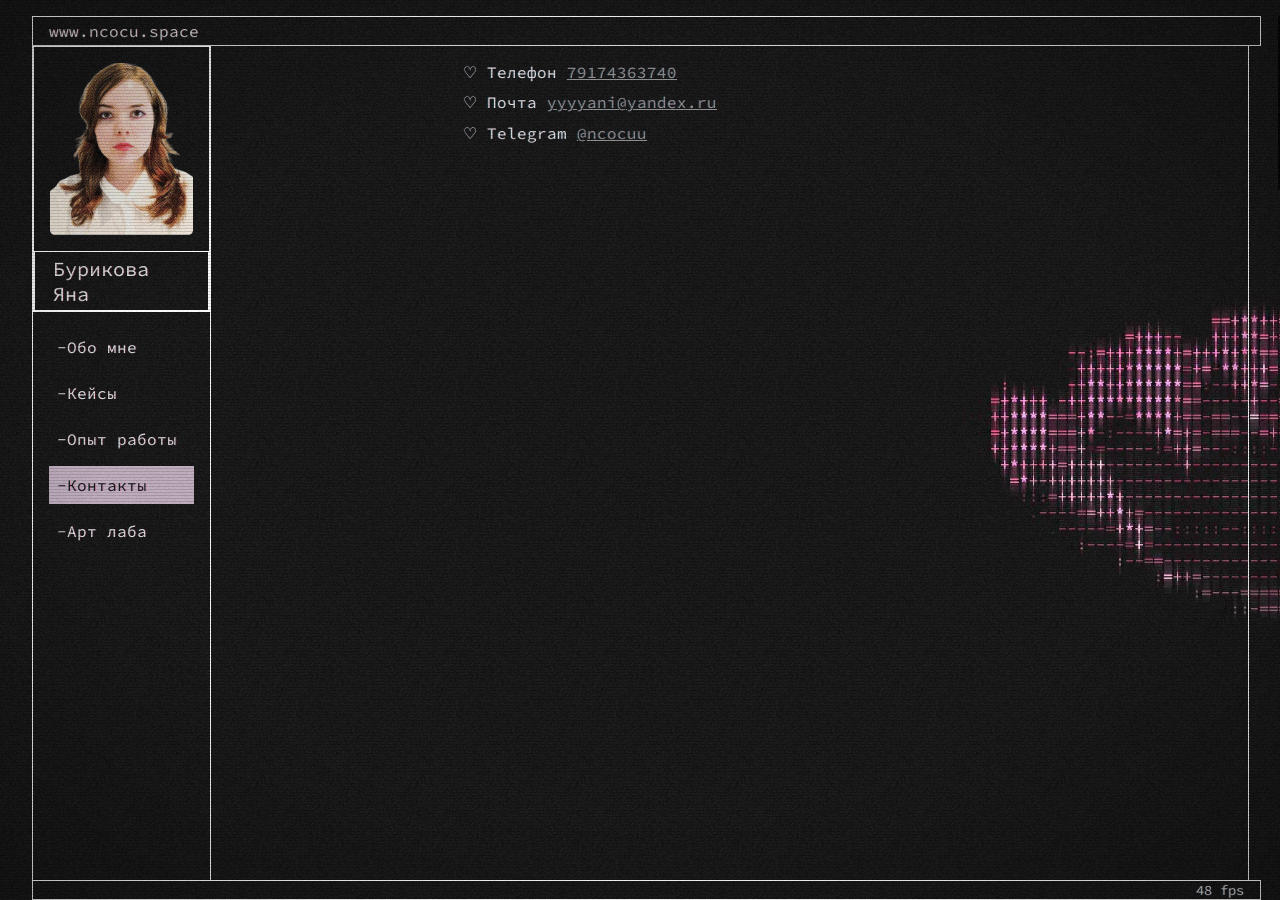
<file: contacts.html>
<!DOCTYPE html>
<html lang="ru">
<head>
<meta charset="utf-8">
<meta name="viewport" content="width=device-width, initial-scale=1">
<title>contacts</title>
<meta name="description" content="contacts">
<meta property="og:type" content="website">
<meta property="og:title" content="contacts">
<link rel="icon" href="favicon.svg" type="image/svg+xml">
<link rel="preconnect" href="https://fonts.googleapis.com">
<link rel="preconnect" href="https://fonts.gstatic.com" crossorigin>
<link rel="stylesheet" href="https://fonts.googleapis.com/css2?family=Source+Code+Pro&family=Ubuntu+Mono&display=swap">
<link rel="stylesheet" href="css/base.css">
<link rel="stylesheet" href="css/contacts.css">
<link rel="stylesheet" href="css/shared.css">
<link rel="stylesheet" href="css/contacts-components.css">
<link rel="stylesheet" href="css/defaults.css">
<style>@font-face {font-family: 'Sligoil Micro'; font-weight: 400;font-style: normal;src: url('assets/fonts/Sligoil-Micro-400-normal-0.otf') format('opentype');}
</style>
</head>
<body>
<div class='mosaic-wrap'>
<div class='root root--u-id4jp3bpd' id='id4jp3bpd_0'>
<header class='section section--u-i28kas50q' id='i28kas50q_0'>
<header class='div div--u-i3gz1lt72' id='i3gz1lt72_0'>
<div class='text text--u-ih7mc3q0b' id='ih7mc3q0b_0'>
<span class='text-block-wrap-div'>www.ncocu.space</span>
</div>
</header>
</header>
<section class='section section--u-i19mf9zox' id='i19mf9zox_0'>
<div class='container container--u-i3d7qcnas' id='i3d7qcnas_0'>
<div class='div div--u-i1hy1ffub' id='i1hy1ffub_0'>
<div class='div div--u-i3edsn35y' id='i3edsn35y_0'>
<div class='div div--u-i3blv2nrd' id='i3blv2nrd_0'>
<div class='image image--u-i2r6mqtiv' id='i2r6mqtiv_0'>
<img decoding='async' loading='lazy' src='assets/img/mask_group-400.webp' alt='Mask group' title='' data-size='920x1104' class='image__img' id='i2pk1jnzw_0' >
</div>
<div class='div div--u-i34hvbg69' id='i34hvbg69_0'>
<div class='text text--u-io6nuxjdt' id='io6nuxjdt_0'>
<span class='text-block-wrap-div'>Бурикова Яна</span>
</div>
</div>
</div>
<div class='div div--u-i3gt894ob' id='i3gt894ob_0'>
<a href='index.html' data-action-element='' class='button button--u-ireo7tkxq' id='ireo7tkxq_0'>
<span class='text-button text-button--u-ifit3r2x8' id='ifit3r2x8_0'>
<span class='text-block-wrap-div'>-Обо мне</span>
</span>
</a>
<a href='case.html' data-action-element='' class='button button--u-i2489lw32 baut' id='i2489lw32_0'>
<span class='text-button text-button--u-i28pw5g9k' id='i28pw5g9k_0'>
<span class='text-block-wrap-div'>-Кейсы</span>
</span>
</a>
<a href='experience.html' data-action-element='' class='button button--u-innvfq35h' id='innvfq35h_0'>
<span class='text-button text-button--u-i2wiurx29' id='i2wiurx29_0'>
<span class='text-block-wrap-div'>-Опыт работы</span>
</span>
</a>
<div href='index.html' data-action-element='' role='button' class='button button--u-i26uon3v3' id='i26uon3v3_0'>
<span class='text-button text-button--u-i1ot144r2' id='i1ot144r2_0'>
<span class='text-block-wrap-div'>-Контакты</span>
</span>
</div>
<a href='artlaba.html' data-action-element='' class='button button--u-i2ir6txpn baut' id='i2ir6txpn_0'>
<span class='text-button text-button--u-i6acxkwnm' id='i6acxkwnm_0'>
<span class='text-block-wrap-div'>-Арт лаба</span>
</span>
</a>
</div>
</div>
<div class='div div--u-i2ihldnus' id='i2ihldnus_0'>
<div class='div div--u-i2onj2py5' id='i2onj2py5_0'>
<div class='div div--u-i2sa960lg' id='i2sa960lg_0'>
<div class='div div--u-i1ds7jmhs' id='i1ds7jmhs_0'>
<div class='div div--u-iynujxlkt' id='iynujxlkt_0'>
<div class='text normal-text text--u-itdj2fkc0' id='itdj2fkc0_0'>
<span class='text-block-wrap-div'>♡ Телефон <span style="color:rgb(142, 142, 142)"><a data-url="tel:+79174363740" href="tel:+79174363740" rel="noreferrer">79174363740</a></span></span>
</div>
<div class='text normal-text text--u-irps1ebja' id='irps1ebja_0'>
<span class='text-block-wrap-div'>♡ Почта <span style="color:rgb(142, 142, 142)"><a data-url="mailto:yyyyani@yandex.ru" href="mailto:yyyyani@yandex.ru" rel="noreferrer">yyyyani@yandex.ru</a></span></span>
</div>
<div class='text normal-text text--u-idn7vn8a0' id='idn7vn8a0_0'>
<span class='text-block-wrap-div'>♡ Telegram <span style="color:rgb(142, 142, 142)"><a data-url="https://t.me/ncocuu" href="https://t.me/ncocuu" rel="noreferrer">@ncocuu</a></span></span>
</div>
</div>
</div>
</div>
</div>
</div>
<div class='div div--u-iqqnpqf17' id='iqqnpqf17_0'></div>
<div class='div div--u-i1mk3lrcv' id='i1mk3lrcv_0'></div>
</div>
<div class='div div--u-i30f44snq' id='i30f44snq_0'>
<div class='text text--u-i1lws2qjg' id='i1lws2qjg_0'>
<span class='text-block-wrap-div'>60 fps</span>
</div>
</div>
</div>
</section>
</div>
</div>
<script type="application/json" id="page-data">{"animations": [], "videos": []}</script>
<script src="js/site.js"></script>
<script src="js/fps.js"></script>
<script src="js/vhs.js"></script>
</body>
</html>
</file>
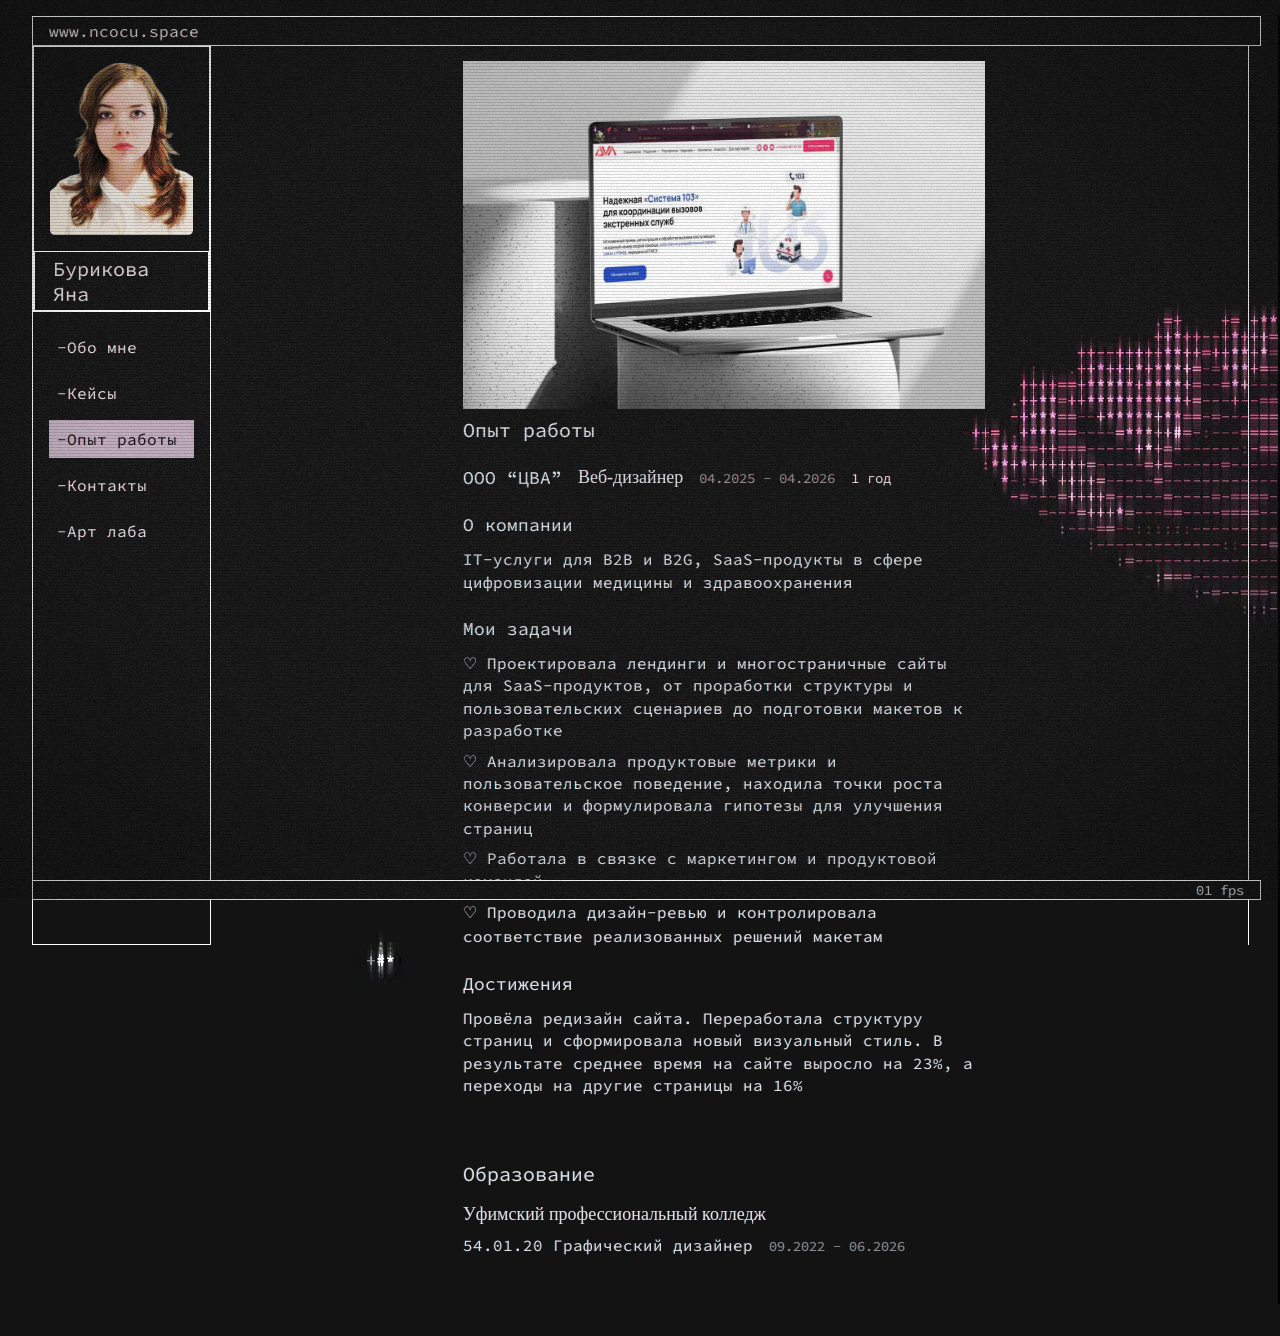
<file: experience.html>
<!DOCTYPE html>
<html lang="ru">
<head>
<meta charset="utf-8">
<meta name="viewport" content="width=device-width, initial-scale=1">
<title>experience</title>
<meta name="description" content="experience">
<meta property="og:type" content="website">
<meta property="og:title" content="experience">
<link rel="icon" href="favicon.svg" type="image/svg+xml">
<link rel="preconnect" href="https://fonts.googleapis.com">
<link rel="preconnect" href="https://fonts.gstatic.com" crossorigin>
<link rel="stylesheet" href="https://fonts.googleapis.com/css2?family=Source+Code+Pro&family=Ubuntu+Mono&display=swap">
<link rel="stylesheet" href="css/base.css">
<link rel="stylesheet" href="css/experience.css">
<link rel="stylesheet" href="css/shared.css">
<link rel="stylesheet" href="css/experience-components.css">
<link rel="stylesheet" href="css/defaults.css">
<style>@font-face {font-family: 'Sligoil Micro'; font-weight: 400;font-style: normal;src: url('assets/fonts/Sligoil-Micro-400-normal-0.otf') format('opentype');}
</style>
</head>
<body>
<div class='mosaic-wrap'>
<div class='root root--u-i1xbz1h9c' id='i1xbz1h9c_0'>
<header class='section section--u-ijrq4aipg' id='ijrq4aipg_0'>
<header class='div div--u-i37267ox4' id='i37267ox4_0'>
<div class='text text--u-i2lbzk1fc' id='i2lbzk1fc_0'>
<span class='text-block-wrap-div'>www.ncocu.space</span>
</div>
</header>
</header>
<section class='section section--u-i10gydsdj' id='i10gydsdj_0'>
<div class='container container--u-i3dn9k617' id='i3dn9k617_0'>
<div class='div div--u-idu1c0dt2' id='idu1c0dt2_0'>
<div class='div div--u-i2kn2es5l' id='i2kn2es5l_0'>
<div class='div div--u-i2dq6mz9z' id='i2dq6mz9z_0'>
<div class='image image--u-i3t8hxn0q' id='i3t8hxn0q_0'>
<img decoding='async' loading='lazy' src='assets/img/mask_group-400.webp' alt='Mask group' title='' data-size='920x1104' class='image__img' id='i3qn5ox1t_0' >
</div>
<div class='div div--u-iutml1grd' id='iutml1grd_0'>
<div class='text text--u-i6ibn442n' id='i6ibn442n_0'>
<span class='text-block-wrap-div'>Бурикова Яна</span>
</div>
</div>
</div>
<div class='div div--u-i1tflyza7' id='i1tflyza7_0'>
<a href='index.html' data-action-element='' class='button button--u-i2fr9iun1' id='i2fr9iun1_0'>
<span class='text-button text-button--u-i1cbpbjzl' id='i1cbpbjzl_0'>
<span class='text-block-wrap-div'>-Обо мне</span>
</span>
</a>
<a href='case.html' data-action-element='' class='button button--u-i1l04ln5b baut' id='i1l04ln5b_0'>
<span class='text-button text-button--u-ip31j2rtb' id='ip31j2rtb_0'>
<span class='text-block-wrap-div'>-Кейсы</span>
</span>
</a>
<div href='index.html' data-action-element='' role='button' class='button button--u-i272el772' id='i272el772_0'>
<span class='text-button text-button--u-i1ysh5gcs' id='i1ysh5gcs_0'>
<span class='text-block-wrap-div'>-Опыт работы</span>
</span>
</div>
<a href='contacts.html' data-action-element='' class='button button--u-i1ke1bkxg baut' id='i1ke1bkxg_0'>
<span class='text-button text-button--u-i21ialla6' id='i21ialla6_0'>
<span class='text-block-wrap-div'>-Контакты</span>
</span>
</a>
<a href='artlaba.html' data-action-element='' class='button button--u-i8tbo9n7i baut' id='i8tbo9n7i_0'>
<span class='text-button text-button--u-i1awuy13g' id='i1awuy13g_0'>
<span class='text-block-wrap-div'>-Арт лаба</span>
</span>
</a>
</div>
</div>
<div class='div div--u-ib5wn4hb0' id='ib5wn4hb0_0'>
<div class='div div--u-i8kghfqn1' id='i8kghfqn1_0'>
<div class='div div--u-ix040ljgs' id='ix040ljgs_0'>
<div class='div div--u-i3km7rf5b' id='i3km7rf5b_0'>
<a href='https://digitalva.org/call' target='_blank' rel='noopener' data-action-element='' target='_blank' class='link-block' id='i8tb9z1iu_0'>
<video src='assets/video/b7441bfe.mp4' poster='assets/video/b7441bfe-poster.webp' preload='none' playsInline='1' muted='1' loop='1' class='video video--u-i2eudbeal' id='i2eudbeal_0'></video>
</a>
<div class='div div--u-iwwnnfaiy' id='iwwnnfaiy_0'>
<div class='div div--u-if8ie61ox' id='if8ie61ox_0'>
<div class='text text--u-inktq7jcd' id='inktq7jcd_0'>
<span class='text-block-wrap-div'>Опыт работы</span>
</div>
<div class='div div--u-i7e9hfq2q' id='i7e9hfq2q_0'>
<div class='div div--u-ireeljgx8' id='ireeljgx8_0'>
<div class='text text--u-iqy1a5vzd' id='iqy1a5vzd_0'>
<span class='text-block-wrap-div'>ООО “ЦВА”</span>
</div>
<div class='text text--u-i9iwdklaf' id='i9iwdklaf_0'>
<span class='text-block-wrap-div'>Веб-дизайнер</span>
</div>
<div class='text text--u-ibyz12o93' id='ibyz12o93_0'>
<span class='text-block-wrap-div'>04.2025 - 04.2026</span>
</div>
<div class='text text--u-ib7ojywy2' id='ib7ojywy2_0'>
<span class='text-block-wrap-div'>1 год</span>
</div>
</div>
<div class='div div--u-iew9jpl33' id='iew9jpl33_0'>
<div class='text text--u-i2cp7ibow' id='i2cp7ibow_0'>
<span class='text-block-wrap-div'>О компании</span>
</div>
<div class='text text--u-i9qmfy8f9' id='i9qmfy8f9_0'>
<span class='text-block-wrap-div'>IT-услуги для B2B и B2G, SaaS-продукты в сфере цифровизации медицины и здравоохранения</span>
</div>
</div>
<div class='div div--u-il03iyh3l' id='il03iyh3l_0'>
<div class='text text--u-ipi083f23' id='ipi083f23_0'>
<span class='text-block-wrap-div'>Мои задачи</span>
</div>
<div class='div div--u-i46g7usbw' id='i46g7usbw_0'>
<div class='text text--u-ikbtia74j' id='ikbtia74j_0'>
<span class='text-block-wrap-div'>♡ Проектировала лендинги и многостраничные сайты для SaaS-продуктов, от проработки структуры и пользовательских сценариев до подготовки макетов к разработке</span>
</div>
<div class='text text--u-i4pvtq5ag' id='i4pvtq5ag_0'>
<span class='text-block-wrap-div'>♡ Анализировала продуктовые метрики и пользовательское поведение, находила точки роста конверсии и формулировала гипотезы для улучшения страниц</span>
</div>
<div class='text text--u-irl3wfwo0' id='irl3wfwo0_0'>
<span class='text-block-wrap-div'>♡ Работала в связке с маркетингом и продуктовой командой</span>
</div>
<div class='text text--u-inki4up8o' id='inki4up8o_0'>
<span class='text-block-wrap-div'>♡ Проводила дизайн-ревью и контролировала соответствие реализованных решений макетам</span>
</div>
</div>
</div>
<div class='div div--u-i10prz1pb' id='i10prz1pb_0'>
<div class='text text--u-ixsksd6zw' id='ixsksd6zw_0'>
<span class='text-block-wrap-div'>Достижения</span>
</div>
<div class='text text--u-i6glpxc3u' id='i6glpxc3u_0'>
<span class='text-block-wrap-div'>Провёла редизайн сайта. Переработала структуру страниц и сформировала новый визуальный стиль. В результате среднее время на сайте выросло на 23%, а переходы на другие страницы на 16%</span>
</div>
</div>
</div>
</div>
<div class='div div--u-ic9emb55i' id='ic9emb55i_0'>
<div class='text text--u-i8jyts270' id='i8jyts270_0'>
<span class='text-block-wrap-div'>Образование</span>
</div>
<div class='div div--u-iz1mb0m6x' id='iz1mb0m6x_0'>
<div class='text text--u-i3tg4ki3j' id='i3tg4ki3j_0'>
<span class='text-block-wrap-div'>Уфимский профессиональный колледж</span>
</div>
<div class='div div--u-igg237iqj' id='igg237iqj_0'>
<div class='text normal-text text--u-ikqsyv39j' id='ikqsyv39j_0'>
<span class='text-block-wrap-div'>54.01.20 Графический дизайнер</span>
</div>
<div class='text text--u-ia06kn04o' id='ia06kn04o_0'>
<span class='text-block-wrap-div'><span style="color:rgb(142, 142, 142)"><span style="font-size:14px">09.2022 - 06.2026</span></span></span>
</div>
</div>
</div>
</div>
</div>
</div>
</div>
</div>
</div>
<div class='div div--u-i3j6ob29i' id='i3j6ob29i_0'></div>
<div class='div div--u-irl5e05ju' id='irl5e05ju_0'></div>
</div>
<div class='div div--u-i1i6w3nug' id='i1i6w3nug_0'>
<div class='text text--u-i25d6jfzt' id='i25d6jfzt_0'>
<span class='text-block-wrap-div'>60 fps</span>
</div>
</div>
</div>
</section>
</div>
</div>
<script type="application/json" id="page-data">{"animations": [], "videos": ["#i2eudbeal_0"]}</script>
<script src="js/site.js"></script>
<script src="js/fps.js"></script>
<script src="js/vhs.js"></script>
</body>
</html>
</file>
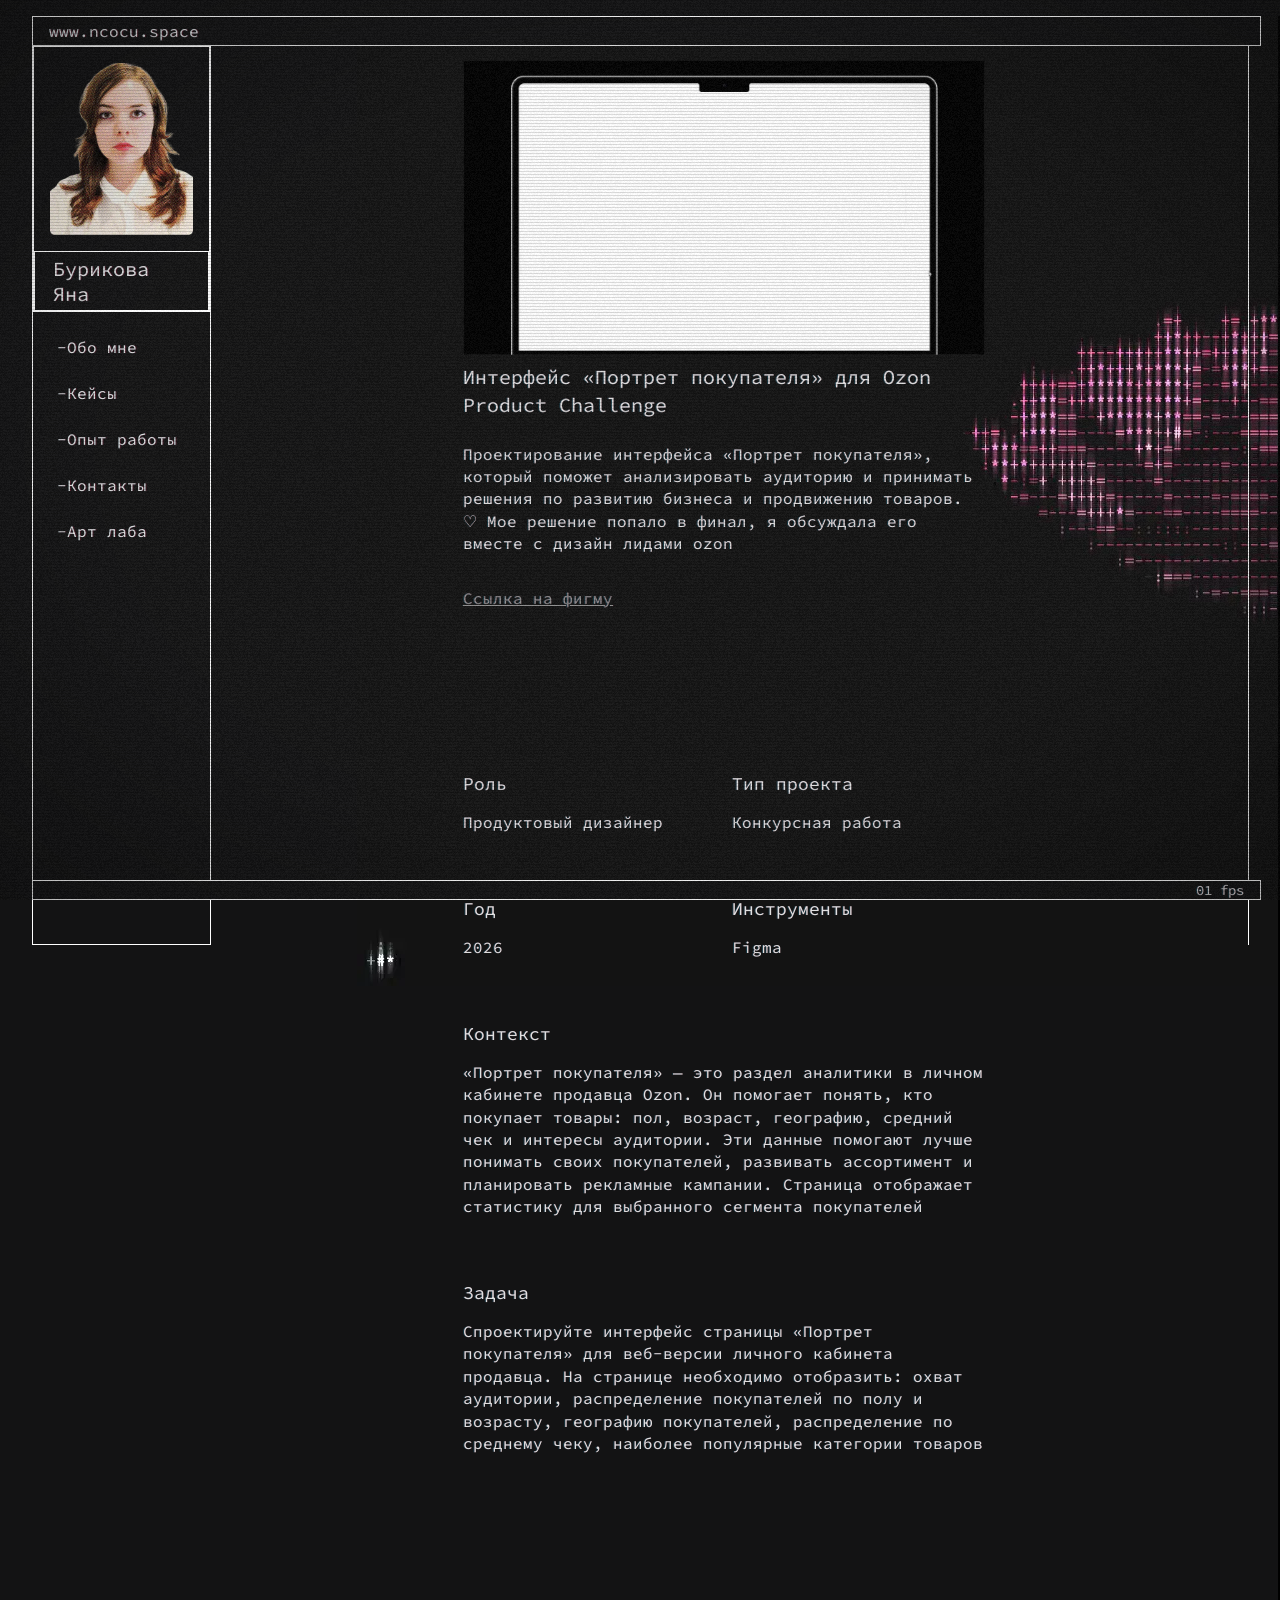
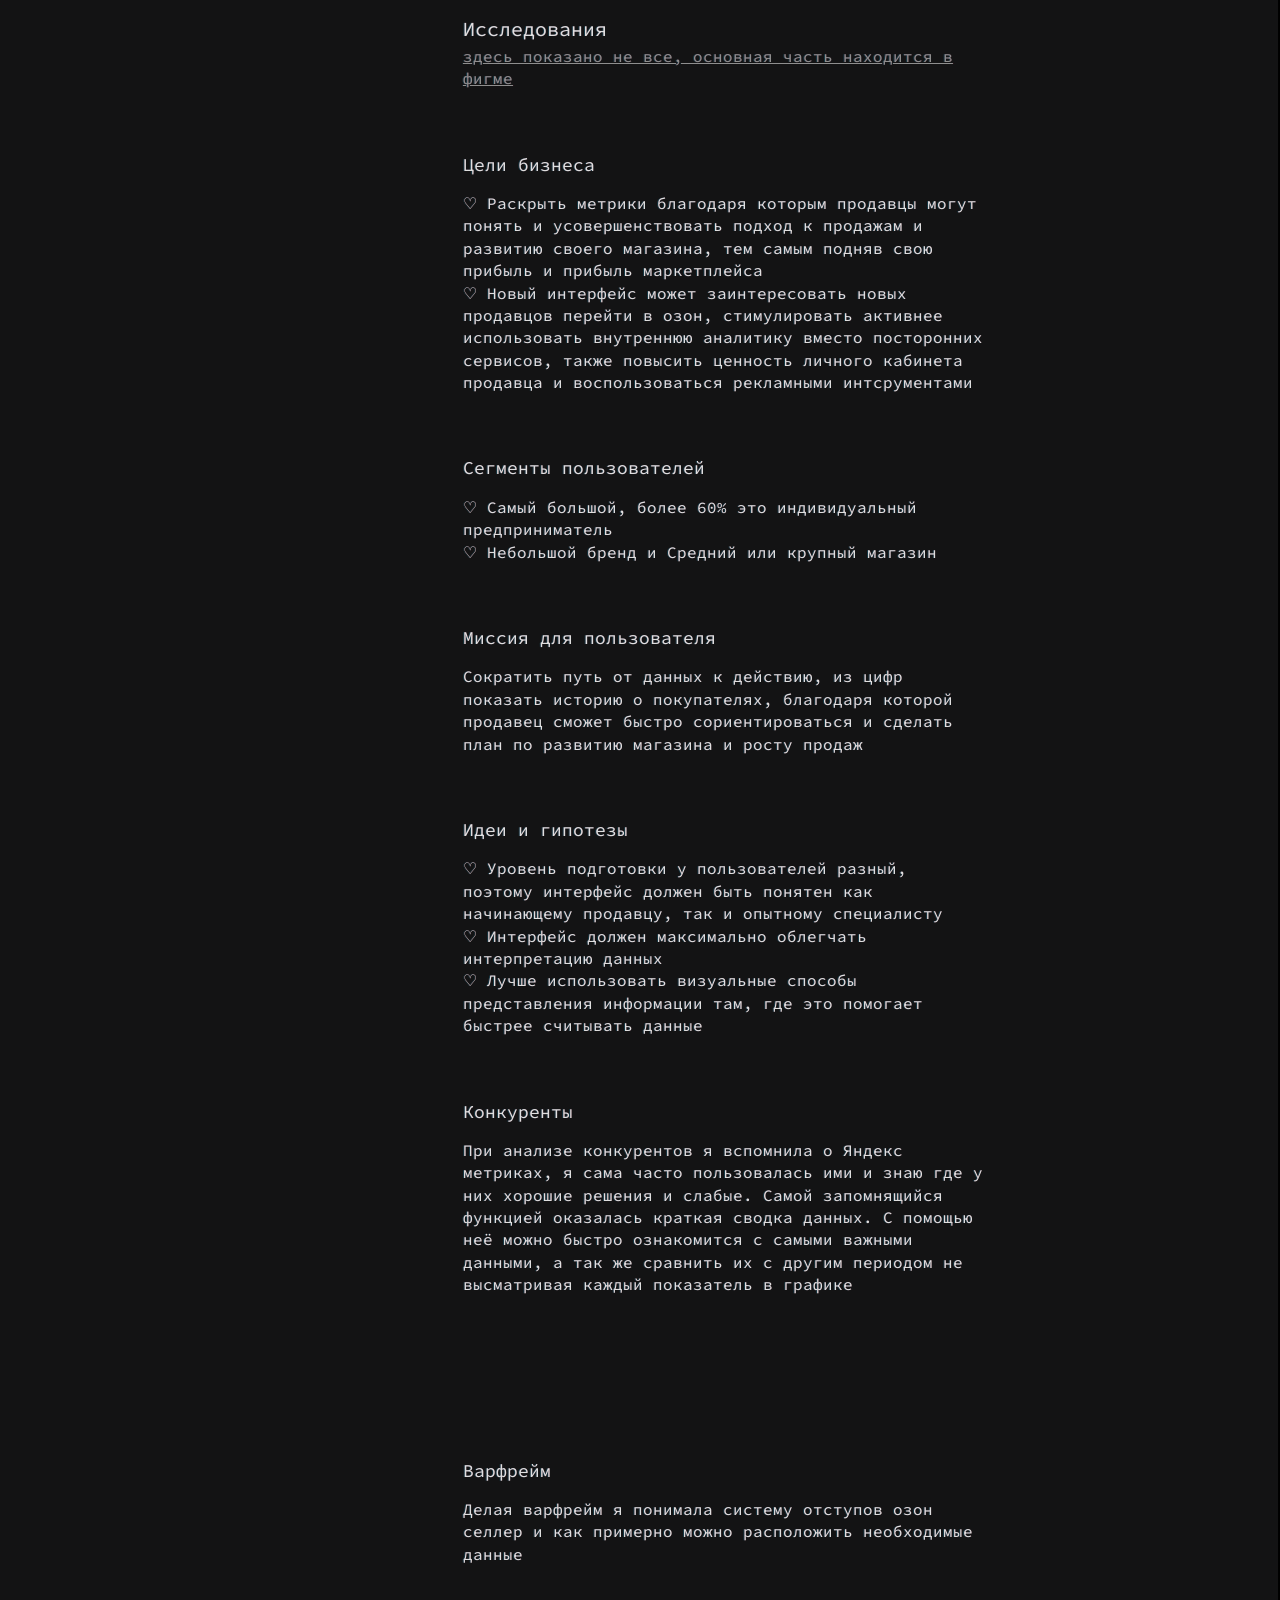
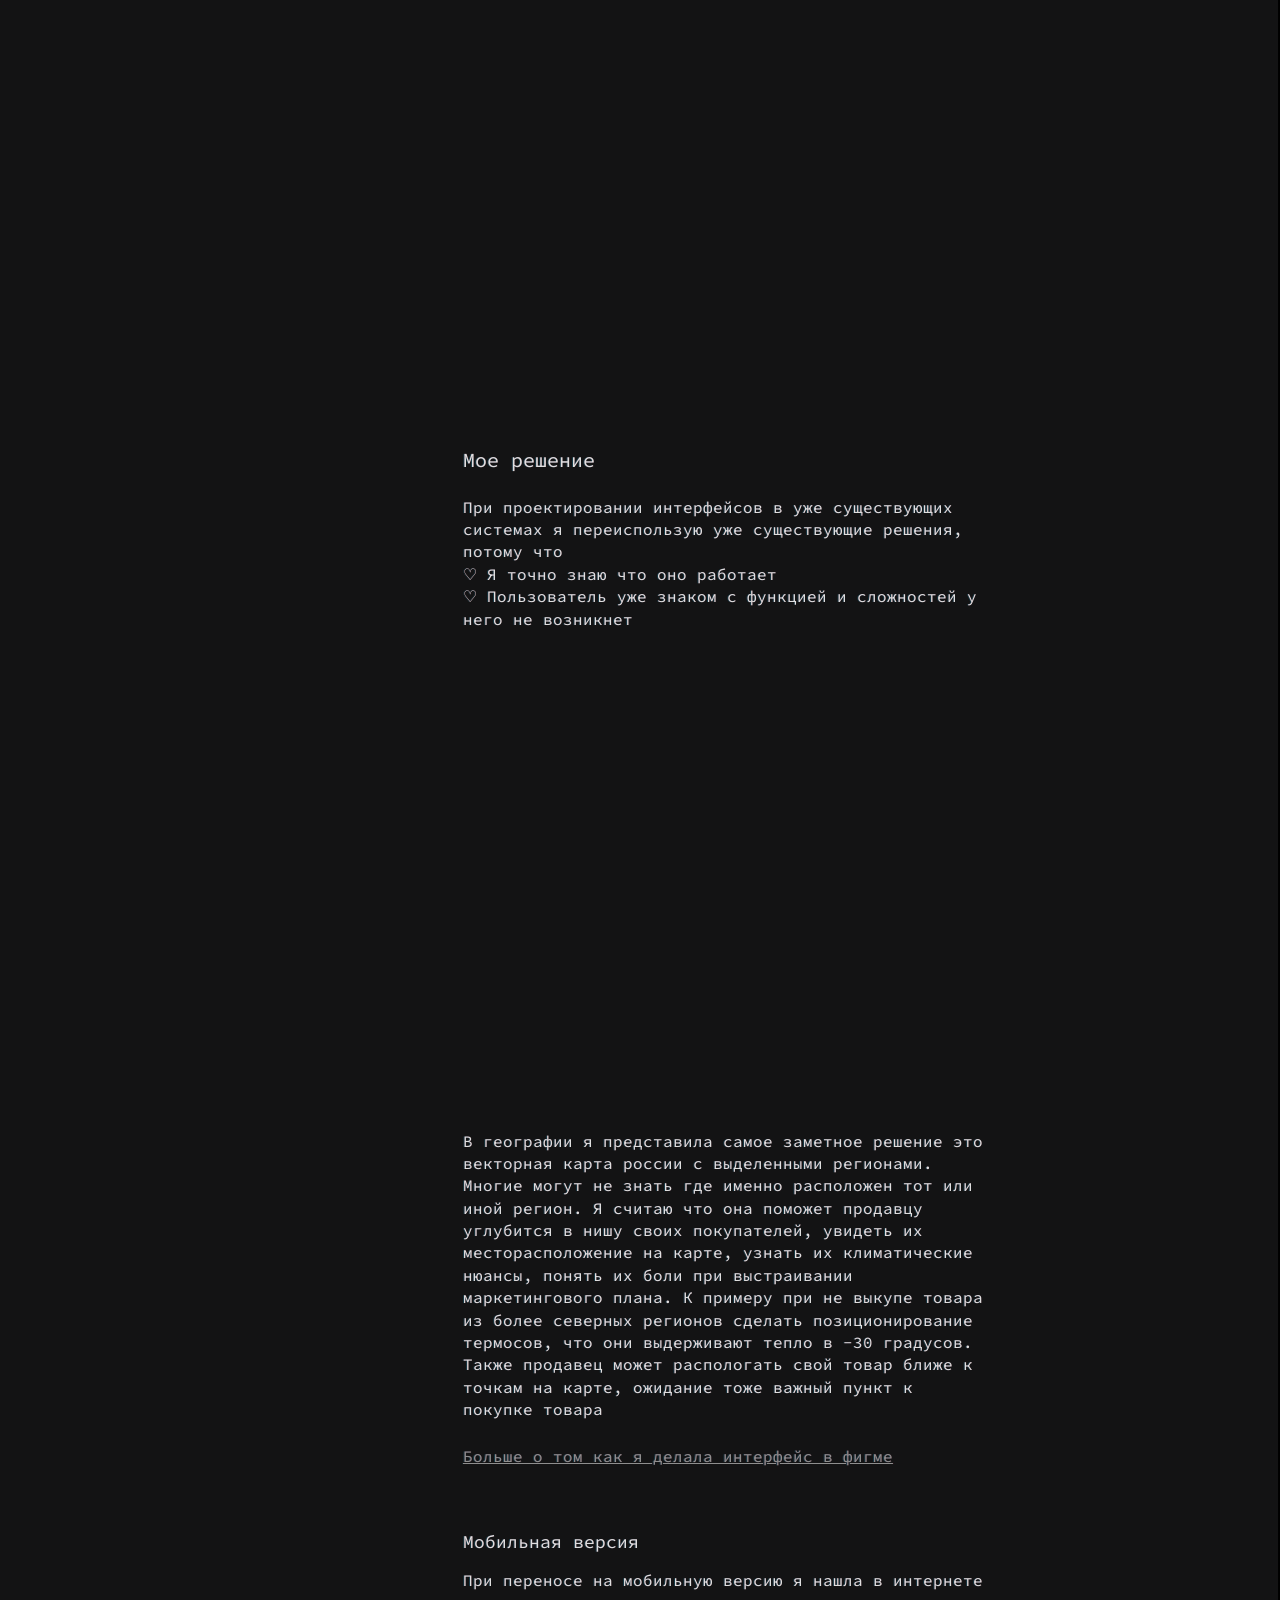
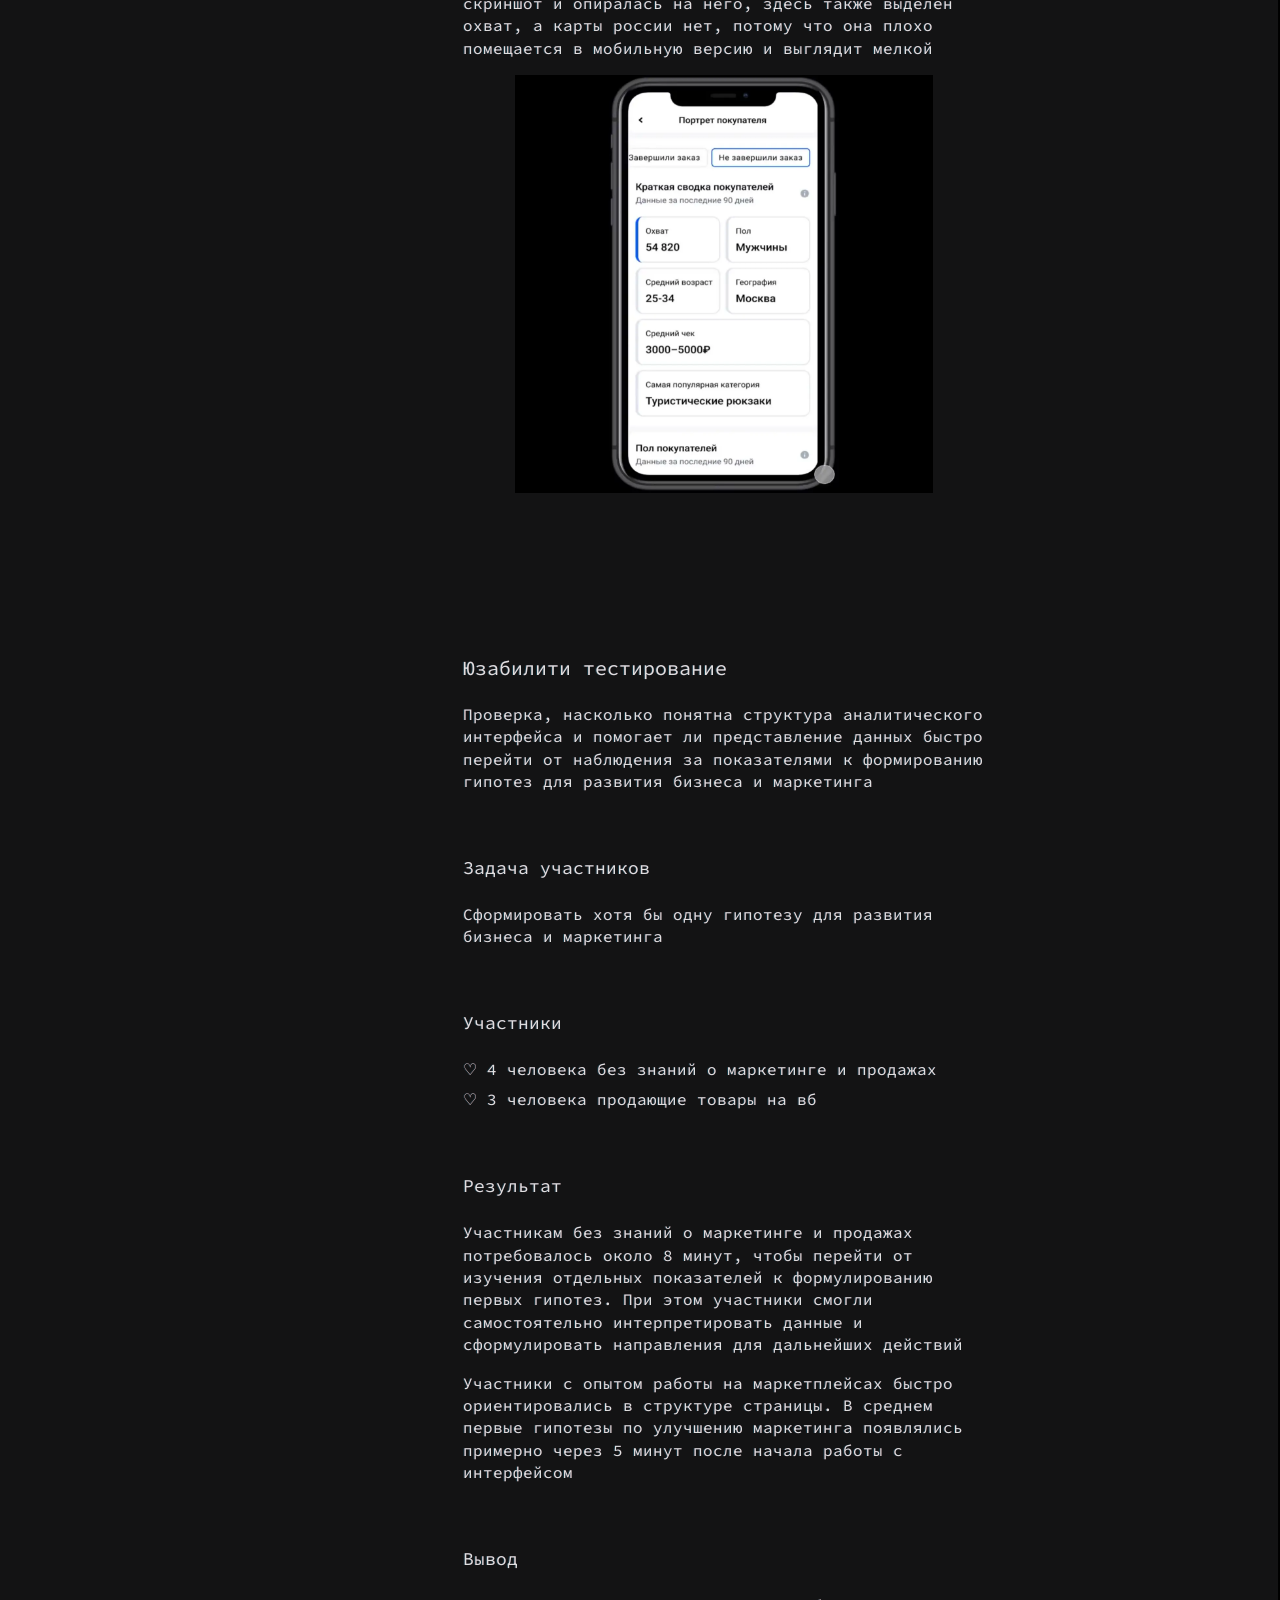
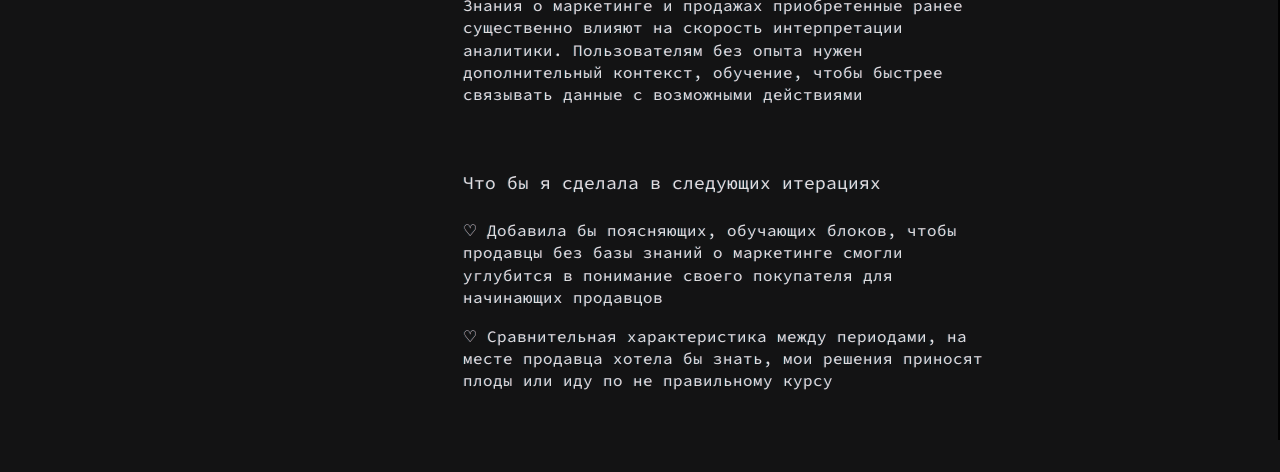
<file: ozonchallenge.html>
<!DOCTYPE html>
<html lang="ru">
<head>
<meta charset="utf-8">
<meta name="viewport" content="width=device-width, initial-scale=1">
<title></title>
<meta name="description" content="">
<meta property="og:type" content="website">
<meta property="og:title" content="">
<link rel="icon" href="favicon.svg" type="image/svg+xml">
<link rel="preconnect" href="https://fonts.googleapis.com">
<link rel="preconnect" href="https://fonts.gstatic.com" crossorigin>
<link rel="stylesheet" href="https://fonts.googleapis.com/css2?family=Source+Code+Pro&family=Ubuntu+Mono&display=swap">
<link rel="stylesheet" href="css/base.css">
<link rel="stylesheet" href="css/ozonchallenge.css">
<link rel="stylesheet" href="css/shared.css">
<link rel="stylesheet" href="css/ozonchallenge-components.css">
<link rel="stylesheet" href="css/defaults.css">
<style>@font-face {font-family: 'Sligoil Micro'; font-weight: 400;font-style: normal;src: url('assets/fonts/Sligoil-Micro-400-normal-0.otf') format('opentype');}
</style>
</head>
<body>
<div class='mosaic-wrap'>
<div class='root root--u-i383wg3uv' id='i383wg3uv_0'>
<header class='section section--u-iz9qq54gx' id='iz9qq54gx_0'>
<header class='div div--u-i1l3g0pwf' id='i1l3g0pwf_0'>
<div class='text text--u-i3avpf4zn' id='i3avpf4zn_0'>
<span class='text-block-wrap-div'>www.ncocu.space</span>
</div>
</header>
</header>
<section class='section section--u-i17pt5cz1' id='i17pt5cz1_0'>
<div class='container container--u-i3dx0gwus' id='i3dx0gwus_0'>
<div class='div div--u-i1ge12ehk' id='i1ge12ehk_0'>
<div class='div div--u-i2o2rvmby' id='i2o2rvmby_0'>
<div class='div div--u-i2eig86qw' id='i2eig86qw_0'>
<div class='image image--u-i1qg9sdr7' id='i1qg9sdr7_0'>
<img decoding='async' loading='lazy' src='assets/img/mask_group-400.webp' alt='Mask group' title='' data-size='920x1104' class='image__img' id='izbpystqb_0' >
</div>
<div class='div div--u-i1se7abyt' id='i1se7abyt_0'>
<div class='text text--u-i3ikk5wub' id='i3ikk5wub_0'>
<span class='text-block-wrap-div'>Бурикова Яна</span>
</div>
</div>
</div>
<div class='div div--u-i3ajjlqmj' id='i3ajjlqmj_0'>
<a href='index.html' data-action-element='' class='button button--u-i3gj7hhxo' id='i3gj7hhxo_0'>
<span class='text-button text-button--u-i359p6yq5' id='i359p6yq5_0'>
<span class='text-block-wrap-div'>-Обо мне</span>
</span>
</a>
<a href='case.html' data-action-element='' class='button button--u-i11qixlrh baut' id='i11qixlrh_0'>
<span class='text-button text-button--u-i1cm8dgqo' id='i1cm8dgqo_0'>
<span class='text-block-wrap-div'>-Кейсы</span>
</span>
</a>
<a href='experience.html' data-action-element='' class='button button--u-ie4ygi6tq baut' id='ie4ygi6tq_0'>
<span class='text-button text-button--u-i24qdvi1l' id='i24qdvi1l_0'>
<span class='text-block-wrap-div'>-Опыт работы</span>
</span>
</a>
<a href='contacts.html' data-action-element='' class='button button--u-i2mm5uliu baut' id='i2mm5uliu_0'>
<span class='text-button text-button--u-i2hkrvb15' id='i2hkrvb15_0'>
<span class='text-block-wrap-div'>-Контакты</span>
</span>
</a>
<a href='artlaba.html' data-action-element='' class='button button--u-iu0iajp1k baut' id='iu0iajp1k_0'>
<span class='text-button text-button--u-imvxivcrd' id='imvxivcrd_0'>
<span class='text-block-wrap-div'>-Арт лаба</span>
</span>
</a>
</div>
</div>
<div class='div div--u-i1ux0sxwd' id='i1ux0sxwd_0'>
<div class='div div--u-i2kauh51l' id='i2kauh51l_0'>
<div class='div div--u-i2fti714o' id='i2fti714o_0'>
<div class='div div--u-i1h379747 normal-text' id='i1h379747_0'>
<a href='index.html' data-action-element='' class='link-block link-block--u-ivg2gf6br' id='ivg2gf6br_0'>
<video src='assets/video/9aaf0a14.mp4' poster='assets/video/9aaf0a14-poster.webp' preload='none' muted='1' loop='1' playsInline='1' class='video video--u-itvv7hewx' id='itvv7hewx_0'></video>
</a>
<div class='div div--u-ik2yq2lzi' id='ik2yq2lzi_0'>
<div class='div div--u-ikww8l7l0' id='ikww8l7l0_0'>
<div class='div div--u-iuk6bjvap' id='iuk6bjvap_0'>
<div class='div div--u-in0xn0cj3' id='in0xn0cj3_0'>
<div class='text text--u-iritlgg0r' id='iritlgg0r_0'>
<span class='text-block-wrap-div'>Интерфейс «Портрет покупателя» для Ozon Product Challenge</span>
</div>
<div class='text text--u-ijztqua0i' id='ijztqua0i_0'>
<span class='text-block-wrap-div'>Проектирование интерфейса «Портрет покупателя», который поможет анализировать аудиторию и принимать решения по развитию бизнеса и продвижению товаров. <br>♡ Мое решение попало в финал, я обсуждала его вместе с дизайн лидами ozon</span>
</div>
</div>
<a href='https://www.figma.com/design/EX2axrVUoOetAnqGSCfzBt/%D0%BE%D0%B7%D0%BE%D0%BD-%D1%87%D0%B5%D0%BB%D0%B5%D0%BD%D0%B4%D0%B6?node-id=0-1&t=XdG2TsHIwAUd7cOu-1' target='_blank' rel='noopener' data-action-element='' target='_blank' class='link link--u-ixceclpe1' id='ixceclpe1_0'>
<span class='text-block-wrap-div'>Ссылка на фигму</span>
</a>
</div>
<div class='div div--u-ilqit2ms0' id='ilqit2ms0_0'>
<div class='div div--u-i2hwlosgd' id='i2hwlosgd_0'>
<div class='div div--u-i2agqjtxx' id='i2agqjtxx_0'>
<div class='text text--u-i0t4e1ujo' id='i0t4e1ujo_0'>
<span class='text-block-wrap-div'>Роль</span>
</div>
<div class='text' id='i4ecu8kkt_0'>
<span class='text-block-wrap-div'>Продуктовый дизайнер</span>
</div>
</div>
<div class='div div--u-i4p9xommj' id='i4p9xommj_0'>
<div class='text text--u-ixw51yquo' id='ixw51yquo_0'>
<span class='text-block-wrap-div'>Тип проекта</span>
</div>
<div class='text' id='imn5t6qim_0'>
<span class='text-block-wrap-div'>Конкурсная работа</span>
</div>
</div>
</div>
<div class='div div--u-i93u63q4t' id='i93u63q4t_0'>
<div class='div div--u-ixx64xa4i' id='ixx64xa4i_0'>
<div class='text text--u-ikg6mgmcs' id='ikg6mgmcs_0'>
<span class='text-block-wrap-div'>Год</span>
</div>
<div class='text' id='iqh9dk27x_0'>
<span class='text-block-wrap-div'>2026</span>
</div>
</div>
<div class='div div--u-i828ubvjo' id='i828ubvjo_0'>
<div class='text text--u-iv3yky7k0' id='iv3yky7k0_0'>
<span class='text-block-wrap-div'>Инструменты</span>
</div>
<div class='text' id='ivqnzf586_0'>
<span class='text-block-wrap-div'>Figma</span>
</div>
</div>
</div>
<div class='div div--u-i98i1p4xo' id='i98i1p4xo_0'>
<div class='text text--u-ifhdeeymh' id='ifhdeeymh_0'>
<span class='text-block-wrap-div'>Контекст</span>
</div>
<div class='text text--u-ipvv6pmcv normal-text' id='ipvv6pmcv_0'>
<span class='text-block-wrap-div'>«Портрет покупателя» — это раздел аналитики в личном кабинете продавца Ozon. Он помогает понять, кто покупает товары: пол, возраст, географию, средний чек и интересы аудитории. Эти данные помогают лучше понимать своих покупателей, развивать ассортимент и планировать рекламные кампании. Страница отображает статистику для выбранного сегмента покупателей</span>
</div>
</div>
<div class='div div--u-ibtmqnirp' id='ibtmqnirp_0'>
<div class='text text--u-iuhkhq3ke' id='iuhkhq3ke_0'>
<span class='text-block-wrap-div'>Задача</span>
</div>
<div class='text text--u-i08m4p9ky' id='i08m4p9ky_0'>
<span class='text-block-wrap-div'>Спроектируйте интерфейс страницы «Портрет покупателя» для веб-версии личного кабинета продавца. На странице необходимо отобразить: охват аудитории, распределение покупателей по полу и возрасту, географию покупателей, распределение по среднему чеку, наиболее популярные категории товаров</span>
</div>
</div>
</div>
<div class='div div--u-iqdepf91p' id='iqdepf91p_0'>
<div class='div div--u-iad22vnqc' id='iad22vnqc_0'>
<div class='text text--u-iw0uo6llk' id='iw0uo6llk_0'>
<span class='text-block-wrap-div'>Исследования</span>
</div>
<a href='https://www.figma.com/design/EX2axrVUoOetAnqGSCfzBt/%D0%BE%D0%B7%D0%BE%D0%BD-%D1%87%D0%B5%D0%BB%D0%B5%D0%BD%D0%B4%D0%B6?node-id=0-1&t=XdG2TsHIwAUd7cOu-1' target='_blank' rel='noopener' data-action-element='' target='_blank' class='link link--u-iaoi6uovl' id='iaoi6uovl_0'>
<span class='text-block-wrap-div'>здесь показано не все, основная часть находится в фигме</span>
</a>
</div>
<div class='div div--u-io4kvay86' id='io4kvay86_0'>
<div class='text text--u-i21qcmhpc' id='i21qcmhpc_0'>
<span class='text-block-wrap-div'>Цели бизнеса</span>
</div>
<div class='text text--u-iu8qphg1f' id='iu8qphg1f_0'>
<span class='text-block-wrap-div'>♡ Раскрыть метрики благодаря которым продавцы могут понять и усовершенствовать подход к продажам и развитию своего магазина, тем самым подняв свою прибыль и прибыль маркетплейса <br>♡ Новый интерфейс может заинтересовать новых продавцов перейти в озон, стимулировать активнее использовать внутреннюю аналитику вместо посторонних сервисов, также повысить ценность личного кабинета продавца и воспользоваться рекламными интсрументами</span>
</div>
</div>
<div class='div div--u-i1wwe7ua3' id='i1wwe7ua3_0'>
<div class='text text--u-ijjbw2jud' id='ijjbw2jud_0'>
<span class='text-block-wrap-div'>Сегменты пользователей</span>
</div>
<div class='text text--u-ijad169gj' id='ijad169gj_0'>
<span class='text-block-wrap-div'>♡ Самый большой, более 60% это индивидуальный предприниматель <br>♡ Небольшой бренд и Средний или крупный магазин</span>
</div>
</div>
<div class='div div--u-iqqah51m7' id='iqqah51m7_0'>
<div class='text text--u-i36795swx' id='i36795swx_0'>
<span class='text-block-wrap-div'>Миссия для пользователя</span>
</div>
<div class='text text--u-ikyvhnsps' id='ikyvhnsps_0'>
<span class='text-block-wrap-div'>Сократить путь от данных к действию, из цифр показать историю о покупателях, благодаря которой продавец сможет быстро сориентироваться и сделать план по развитию магазина и росту продаж</span>
</div>
</div>
<div class='div div--u-i59zqf9kq' id='i59zqf9kq_0'>
<div class='text text--u-inc5s0uwg' id='inc5s0uwg_0'>
<span class='text-block-wrap-div'>Идеи и гипотезы</span>
</div>
<div class='text text--u-i44lol3vh' id='i44lol3vh_0'>
<span class='text-block-wrap-div'>♡ Уровень подготовки у пользователей разный, поэтому интерфейс должен быть понятен как начинающему продавцу, так и опытному специалисту<br>♡ Интерфейс должен максимально облегчать интерпретацию данных<br>♡ Лучше использовать визуальные способы представления информации там, где это помогает быстрее считывать данные</span>
</div>
</div>
<div class='div div--u-ik8llezi5' id='ik8llezi5_0'>
<div class='text text--u-i0t8ilsfq' id='i0t8ilsfq_0'>
<span class='text-block-wrap-div'>Конкуренты</span>
</div>
<div class='text text--u-iqmhugu1n' id='iqmhugu1n_0'>
<span class='text-block-wrap-div'>При анализе конкурентов я вспомнила о Яндекс метриках, я сама часто пользовалась ими и знаю где у них хорошие решения и слабые. Самой запомнящийся функцией оказалась краткая сводка данных. С помощью неё можно быстро ознакомится с самыми важными данными, а так же сравнить их с другим периодом не высматривая каждый показатель в графике</span>
</div>
</div>
</div>
<div class='div div--u-ibpufi62y' id='ibpufi62y_0'>
<div class='text text--u-ivd3klkds' id='ivd3klkds_0'>
<span class='text-block-wrap-div'>Варфрейм</span>
</div>
<div class='text text--u-i3moaqerg' id='i3moaqerg_0'>
<span class='text-block-wrap-div'>Делая варфрейм я понимала систему отступов озон селлер и как примерно можно расположить необходимые данные</span>
</div>
<div class='image image--u-insmeyczg' id='insmeyczg_0'>
<img decoding='async' srcset='assets/img/varfrejmm_372574-800.webp 800w, assets/img/varfrejmm_372574-1600.webp 1600w' sizes='(max-width: 767px) 100vw, 50vw' loading='lazy' src='assets/img/varfrejmm_372574-1600.webp' alt='варфреймм' title='' data-size='4000x2330' class='image__img' id='i7333f5dl_0' >
</div>
</div>
<div class='div div--u-iv1op9wac' id='iv1op9wac_0'>
<div class='div div--u-ihlrw3xp4' id='ihlrw3xp4_0'>
<div class='text text--u-i9fd2sow1' id='i9fd2sow1_0'>
<span class='text-block-wrap-div'>Мое решение</span>
</div>
<div class='text text--u-i7xzmqr22' id='i7xzmqr22_0'>
<span class='text-block-wrap-div'>При проектировании интерфейсов в уже существующих системах я переиспользую уже существующие решения, потому что<br>♡ Я точно знаю что оно работает<br>♡ Пользователь уже знаком с функцией и сложностей у него не возникнет</span>
</div>
<div class='image image--u-ibe2ncq58' id='ibe2ncq58_0'>
<img decoding='async' srcset='assets/img/portret_pokupatelya2-800.webp 800w, assets/img/portret_pokupatelya2-1600.webp 1600w' sizes='(max-width: 767px) 100vw, 50vw' loading='lazy' src='assets/img/portret_pokupatelya2-1600.webp' alt='Портрет покупателя(2)' title='' data-size='4000x3461' class='image__img' id='i7df7yyuv_0' >
</div>
<div class='text text--u-il4i0gmop' id='il4i0gmop_0'>
<span class='text-block-wrap-div'>В географии я представила самое заметное решение это векторная карта россии с выделенными регионами. Многие могут не знать где именно расположен тот или иной регион. Я считаю что она поможет продавцу углубится в нишу своих покупателей, увидеть их месторасположение на карте, узнать их климатические нюансы, понять их боли при выстраивании маркетингового плана. К примеру при не выкупе товара из более северных регионов сделать позиционирование термосов, что они выдерживают тепло в -30 градусов. Также продавец может распологать свой товар ближе к точкам на карте, ожидание тоже важный пункт к покупке товара</span>
</div>
<a href='https://www.figma.com/design/EX2axrVUoOetAnqGSCfzBt/%D0%BE%D0%B7%D0%BE%D0%BD-%D1%87%D0%B5%D0%BB%D0%B5%D0%BD%D0%B4%D0%B6?node-id=0-1&t=XdG2TsHIwAUd7cOu-1' target='_blank' rel='noopener' data-action-element='' target='_blank' class='link link--u-iypruvxzb' id='iypruvxzb_0'>
<span class='text-block-wrap-div'>Больше о том как я делала интерфейс в фигме</span>
</a>
</div>
<div class='div div--u-ikjbpomqc' id='ikjbpomqc_0'>
<div class='text text--u-i3n985e8y' id='i3n985e8y_0'>
<span class='text-block-wrap-div'>Мобильная версия</span>
</div>
<div class='text text--u-i4z5a1jot' id='i4z5a1jot_0'>
<span class='text-block-wrap-div'>При переносе на мобильную версию я нашла в интернете скриншот и опиралась на него, здесь также выделен охват, а карты россии нет, потому что она плохо помещается в мобильную версию и выглядит мелкой</span>
</div>
<video src='assets/video/ee6e185d.mp4' poster='assets/video/ee6e185d-poster.webp' preload='none' playsInline='1' muted='1' loop='1' class='video video--u-ih92t4ljv' id='ih92t4ljv_0'></video>
</div>
</div>
<div class='div div--u-iya3n2hzo' id='iya3n2hzo_0'>
<div class='div div--u-if9e48at8' id='if9e48at8_0'>
<div class='text text--u-ish4wxz8q' id='ish4wxz8q_0'>
<span class='text-block-wrap-div'>Юзабилити тестирование</span>
</div>
<div class='text text--u-iz5uls1lk' id='iz5uls1lk_0'>
<span class='text-block-wrap-div'>Проверка, насколько понятна структура аналитического интерфейса и помогает ли представление данных быстро перейти от наблюдения за показателями к формированию гипотез для развития бизнеса и маркетинга</span>
</div>
</div>
<div class='div div--u-ijg2zq4m0' id='ijg2zq4m0_0'>
<div class='text text--u-isx0yw2wj' id='isx0yw2wj_0'>
<span class='text-block-wrap-div'>Задача участников</span>
</div>
<div class='div div--u-i2lokz480' id='i2lokz480_0'>
<div class='text text--u-iefj0nd12' id='iefj0nd12_0'>
<span class='text-block-wrap-div'>Сформировать хотя бы одну гипотезу для развития бизнеса и маркетинга</span>
</div>
</div>
</div>
<div class='div div--u-ivmdzj52x' id='ivmdzj52x_0'>
<div class='text text--u-i90sawsy2' id='i90sawsy2_0'>
<span class='text-block-wrap-div'>Участники</span>
</div>
<div class='div div--u-i9z3ygg3q' id='i9z3ygg3q_0'>
<div class='text text--u-i37inax6o' id='i37inax6o_0'>
<span class='text-block-wrap-div'>♡ 4 человека без знаний о маркетинге и продажах</span>
</div>
<div class='text text--u-i0wigz4pb' id='i0wigz4pb_0'>
<span class='text-block-wrap-div'>♡ 3 человека продающие товары на вб</span>
</div>
</div>
</div>
<div class='div div--u-iydlrxgtg' id='iydlrxgtg_0'>
<div class='text text--u-i2abpwo44' id='i2abpwo44_0'>
<span class='text-block-wrap-div'>Результат</span>
</div>
<div class='div div--u-iiho9kc8h' id='iiho9kc8h_0'>
<div class='text text--u-irbpawb7g' id='irbpawb7g_0'>
<span class='text-block-wrap-div'>Участникам без знаний о маркетинге и продажах потребовалось около 8 минут, чтобы перейти от изучения отдельных показателей к формулированию первых гипотез. При этом участники смогли самостоятельно интерпретировать данные и сформулировать направления для дальнейших действий</span>
</div>
<div class='text text--u-ilnz180sa' id='ilnz180sa_0'>
<span class='text-block-wrap-div'>Участники с опытом работы на маркетплейсах быстро ориентировались в структуре страницы. В среднем первые гипотезы по улучшению маркетинга появлялись примерно через 5 минут после начала работы с интерфейсом</span>
</div>
</div>
</div>
<div class='div div--u-ictizytu9' id='ictizytu9_0'>
<div class='text text--u-ikxtcrdgy' id='ikxtcrdgy_0'>
<span class='text-block-wrap-div'>Вывод</span>
</div>
<div class='div div--u-ifauekrvr' id='ifauekrvr_0'>
<div class='text text--u-ieqf5xp7i' id='ieqf5xp7i_0'>
<span class='text-block-wrap-div'>Знания о маркетинге и продажах приобретенные ранее существенно влияют на скорость интерпретации аналитики. Пользователям без опыта нужен дополнительный контекст, обучение, чтобы быстрее связывать данные с возможными действиями</span>
</div>
</div>
</div>
<div class='div div--u-ib43vjp2l' id='ib43vjp2l_0'>
<div class='text text--u-is7nqjxph' id='is7nqjxph_0'>
<span class='text-block-wrap-div'>Что бы я сделала в следующих итерациях</span>
</div>
<div class='div div--u-iw3dqo2qx' id='iw3dqo2qx_0'>
<div class='text text--u-ivx8kqiqt' id='ivx8kqiqt_0'>
<span class='text-block-wrap-div'>♡ Добавила бы поясняющих, обучающих блоков, чтобы продавцы без базы знаний о маркетинге смогли углубится в понимание своего покупателя для начинающих продавцов</span>
</div>
<div class='text text--u-inppykckm' id='inppykckm_0'>
<span class='text-block-wrap-div'>♡ Сравнительная характеристика между периодами, на месте продавца хотела бы знать, мои решения приносят плоды или иду по не правильному курсу</span>
</div>
</div>
</div>
</div>
</div>
</div>
</div>
</div>
</div>
</div>
<div class='div div--u-i31q16tsv' id='i31q16tsv_0'></div>
<div class='div div--u-imaoph8vi' id='imaoph8vi_0'></div>
</div>
<div class='div div--u-iunupod4l' id='iunupod4l_0'>
<div class='text text--u-i3m4kysyg' id='i3m4kysyg_0'>
<span class='text-block-wrap-div'>60 fps</span>
</div>
</div>
</div>
</section>
</div>
</div>
<script type="application/json" id="page-data">{"animations": [], "videos": ["#itvv7hewx_0", "#ih92t4ljv_0"]}</script>
<script src="js/site.js"></script>
<script src="js/fps.js"></script>
<script src="js/vhs.js"></script>
</body>
</html>
</file>
<file: css/base.css>
*{box-sizing:border-box}body{overflow-anchor:none;overflow-wrap:break-word;background:#fff;margin:0;font-family:Arial,Helvetica,sans-serif}a{color:#00e;text-decoration:underline}a:hover{text-decoration:none}.text-block-wrap-div{flex-grow:1;max-width:100%}.text-block-wrap-div span a,.text-block span a{color:inherit}.is-removed{display:none!important}.for-mobile-view{overflow:auto}select,textarea{max-width:100%}input,button,textarea,select{font:inherit}.up-button__icon *,.pop-up__outside-close-icon *,.pop-up__inside-close-icon *,.page404__icon *,.icon *{transition:inherit}.content-is-not-empty:before{content:"[Content is not empty]"}.form .form__field[data-type-field=input_hidden]{background:#f5f5f5;border:1px dashed #9c9c9c;border-radius:3px;padding:10px;font-family:Arial,sans-serif;font-size:14px;font-style:normal;font-weight:400;line-height:16px}.form .form__field[data-type-field=input_hidden] .text-subtitle{margin:0}.form .tt-form__captcha .form__field{color:#444;text-align:center;background-color:#eee;border:1px dashed #444;padding:10px}.upload-item__remove.is-uploading{pointer-events:none;background-image:url("../assets/img/uploading.svg");animation:1s linear infinite spin}.tt-rich-text p:empty:after{content:" "}.tt-rich-link{color:#0d70ff;text-decoration:underline}.tt-rich-code-block{color:#333;background-color:#d9d9d9;border-radius:5px;padding:10px 20px}.tt-rich-blockquote{border-left:4px solid #caced6;padding:10px 20px}.tt-rich-blockquote p:first-child{margin-top:0}.tt-rich-blockquote p:last-child{margin-bottom:0}.tt-rich-figure{margin:0;display:table}.tt-rich-figure :is(img,video,iframe){vertical-align:middle;border:0;max-width:100%;height:auto}.tt-rich-figure iframe{aspect-ratio:16/9}.tt-rich-place-center{margin-left:auto;margin-right:auto}.tt-rich-width-default{width:60%}.tt-rich-width-full{width:100%}:is(.tt-rich-width-custom,.tt-rich-width-default,.tt-rich-width-full) :is(img,video,iframe){width:100%}.tt-rich-place-float-left{float:left;margin-right:1em}.tt-rich-place-float-right{float:right;margin-left:1em}.tt-rich-caption-left{text-align:left}.tt-rich-caption-center{text-align:center}.tt-rich-caption-right{text-align:right}.tt-rich-fit-cover :is(img,video,iframe){object-fit:cover}.tt-rich-fit-contain :is(img,video,iframe){object-fit:contain}.tt-rich-fit-none :is(img,video,iframe){object-fit:none}.tt-rich-text{--default-cell-min-width:35px}.tt-rich-table{border-collapse:collapse}.tableWrapper{-webkit-overflow-scrolling:touch;max-width:100%;margin:1em 0;overflow-x:auto}.tableWrapper .tt-rich-table{table-layout:auto;width:max-content;min-width:100%;max-width:none;margin:0;overflow:visible}.tt-rich-text>.tt-rich-table{table-layout:auto;width:max-content;min-width:100%;max-width:100%;margin:1em 0;display:block;overflow-x:auto}.tableWrapper .tt-rich-table :is(td,th):not([data-colwidth]){min-width:var(--default-cell-min-width);width:80px}.tt-rich-text>.tt-rich-table :is(td,th):not([data-colwidth]){min-width:var(--default-cell-min-width);width:80px}.tt-rich-table :is(th,td){box-sizing:border-box;vertical-align:top;border:1px solid #e5e5e5;min-width:25px;padding:8px 12px;position:relative}.tt-rich-table :is(th,.tt-rich-table-header){background-color:#f5f5f5;font-weight:600}.tt-rich-table p{margin:0}.slider__slide.swiper-slide:not(.swiper-slide-active){pointer-events:none}@media (prefers-reduced-motion:reduce){*{scroll-behavior:auto!important;transition-duration:.01ms!important;animation-duration:.01ms!important;animation-iteration-count:1!important}}@media (max-width:479px){.hide--mobile-portrait{display:none!important}}@media (min-width:480px) and (max-width:767px){.hide--mobile-landscape{display:none!important}}@media (min-width:768px) and (max-width:991px){.hide--tablet-portrait{display:none!important}}@media (min-width:992px) and (max-width:1279px){.hide--screen{display:none!important}}@media (min-width:1280px) and (max-width:1439px){.hide--screen1{display:none!important}}@media (min-width:1440px) and (max-width:1919px){.hide--screen2{display:none!important}}@media (min-width:1920px){.hide--screen3{display:none!important}}@keyframes spin{0%{transform:rotate(0)}to{transform:rotate(360deg)}}.video{outline-style:none;width:480px;height:270px}.up-button{color:#fff;background-color:transparent;background-image:url("../assets/img/up-button.svg"),linear-gradient(#404855,#404855);background-position:10px,0;background-repeat:no-repeat;border:none;border-radius:3px;align-items:center;min-height:35px;padding:5px 10px 5px 40px;display:flex;position:relative}.tabs{flex-direction:column;width:450px;display:flex;position:relative}.tabs__menu{flex-wrap:wrap;margin:0;padding:0;list-style-type:none;display:flex}.tabs__item{color:#9c9c9c;cursor:pointer;border-bottom:1px solid transparent;align-items:center;padding:9px 18px;display:flex}.tabs__item:hover{color:#333}.tabs__item.is-opened{background-image:linear-gradient(#d0e9ff,#d0e9ff)}.tabs__item.is-opened .text-secondary{color:#2bbbdc}.tabs__content{flex-grow:1;display:flex;position:relative;overflow:hidden}.tabs__pane-wrapper.is-opened{display:flex}.tabs__pane-wrapper{flex-direction:column;flex-grow:1;justify-content:stretch;align-items:stretch;display:none}.tabs__pane{flex-grow:1;width:100%;height:100%;padding-top:10px}.tabs__item-title{white-space:normal}.svg-icon{justify-content:center;align-items:center;width:32px;height:32px;display:inline-flex;position:relative;overflow:hidden}.svg-icon svg{flex-shrink:0;width:100%;height:100%}.svg-icon [fill]:not([fill=none]){fill:currentColor}.svg-icon [stroke-width],.svg-icon [stroke]:not([stroke=none]){stroke:currentColor}.slider{width:100%;overflow:hidden}.slider__wrapper{position:relative;overflow:hidden}.slider__list{flex-direction:row;align-items:flex-start;height:250px;transition-timing-function:linear;display:flex}.slider__slide{background-color:transparent;background-image:linear-gradient(#f5f5f5,#f5f5f5);flex-shrink:0;width:100%;height:100%;transition-timing-function:linear;position:relative}.slider__arrows{z-index:5;pointer-events:none;display:flex;position:absolute;top:0;bottom:0;left:0;right:0}.slider__arrow-prev{pointer-events:auto;background-color:transparent;background-image:url("../assets/img/slider-arrow-left.svg");background-position:50%;background-repeat:no-repeat;border-style:none;justify-content:center;align-items:center;width:30px;height:30px;margin-top:-15px;padding:0;display:flex;position:absolute;top:50%;left:0}.slider__arrow-next{pointer-events:auto;background-color:transparent;background-image:url("../assets/img/slider-arrow-right.svg");background-position:50%;background-repeat:no-repeat;border-style:none;justify-content:center;align-items:center;width:30px;height:30px;margin-top:-15px;padding:0;display:flex;position:absolute;top:50%;right:0}.slider__pagination{pointer-events:auto;margin:auto auto 10px}.slider__pages{display:none}.slider__bullets{flex-wrap:wrap;gap:5px;padding:5px;display:flex}.slider__dot{cursor:pointer;border:1px solid #333;border-radius:50%;min-width:8px;min-height:8px;padding:3px}.slider__dot.is-current{background-color:transparent;background-image:linear-gradient(#2bbbdc,#2bbbdc);border-color:#2bbbdc}.slider__thumbs-wrapper{margin-top:5px;margin-left:-5px;margin-right:-5px;display:none;position:relative;overflow:hidden}.slider__thumbs-list{flex-wrap:wrap;display:flex}.slider__thumb{cursor:pointer;flex-shrink:0;width:33.333%;height:100px;padding:5px;position:relative}.slider__thumbs-arrows{pointer-events:none;justify-content:space-between;align-items:center;padding-left:5px;padding-right:5px;display:none;position:absolute;top:0;bottom:0;left:0;right:0}.slider__thumb-arrow-prev{pointer-events:auto;background-color:transparent;background-image:url("../assets/img/slider-arrow-left.svg");background-position:50%;background-repeat:no-repeat;border-style:none;justify-content:center;align-items:center;width:30px;height:30px;padding:0;display:flex}.slider__thumb-arrow-next{pointer-events:auto;background-color:transparent;background-image:url("../assets/img/slider-arrow-right.svg");background-position:50%;background-repeat:no-repeat;border-style:none;justify-content:center;align-items:center;width:30px;height:30px;padding:0;display:flex}.slider__thumb-image{vertical-align:top;width:100%;height:100%;display:inline-flex;position:relative;overflow:hidden}.shop-quantity{box-sizing:border-box;background-color:#f2f2f2;background-image:none;border:1px solid #ebebeb;border-radius:6px;flex:none;justify-content:space-between;align-items:stretch;min-width:112px;height:44px;margin:0;padding:0 4px;display:inline-flex}.shop-quantity__decrease,.shop-quantity__increase{cursor:pointer;background-color:transparent;background-image:none;border:none;border-radius:0;outline-style:none;flex:1 1 0;justify-content:center;align-items:center;min-width:36px;margin:0;padding:0;display:inline-flex}.shop-quantity__decrease.is-disabled,.shop-quantity__increase.is-disabled{opacity:.2;cursor:auto}.shop-quantity__button-text{text-align:center;color:#1a1a1a;flex:0 auto;justify-content:center;align-items:center;min-width:0;margin:0;padding:0;font-size:22px;font-weight:300;display:inline-flex}.shop-quantity__amount{flex:1 1 0;justify-content:center;align-items:center;min-width:28px;max-width:56px;margin:0;padding:0;display:inline-flex}.shop-quantity__amount-input{box-sizing:border-box;color:#1a1a1a;text-align:center;background-color:transparent;background-image:none;border:none;border-radius:0;width:100%;min-width:0;height:100%;margin:0;padding:0;font-size:16px}.shop-products{width:100%;position:relative}.shop-products__list{grid-template-columns:1fr 1fr 1fr;gap:16px;display:grid}.shop-products.is-empty .shop-products__list{display:none}.shop-products__item{border:1px solid #d8dce3;border-radius:12px;flex-direction:column;gap:12px;min-height:100%;padding:12px;display:flex}.shop-products__image-link{width:100%;height:300px;display:block;overflow:hidden}.shop-products__image{border-radius:10px;width:100%;height:100%;display:block;overflow:hidden}.shop-products__image:empty{background-color:#f1f4f9;height:100%}.shop-products__content{flex-direction:column;gap:8px;display:flex}.shop-products__name-link{cursor:pointer;color:#0d70ff;font-size:16px;text-decoration:none;display:inline-flex}.shop-products__name-link:where(.text-block){display:inline-block}.shop-products__name-link:hover{text-decoration:underline}.shop-products__price-row{align-items:center;gap:4px;display:inline-flex}.shop-products__price,.shop-products__price-suffix{color:#1a1a1a;font-size:20px;font-weight:600}.shop-products__actions{justify-content:space-between;align-items:center;gap:10px;width:100%;display:flex}.shop-products.is-empty{min-height:120px}.shop-products__empty{color:#4b4b4b;background-color:#f6f8fc;border:1px dashed #d8dce3;border-radius:12px;padding:20px;display:none}.shop-products.is-empty .shop-products__empty{display:block}.shop-products__pagination{margin-top:40px}.shop-products__pagination-pages,.shop-products__pagination-load{justify-content:center;column-gap:15px;display:flex}.shop-products__pagination-page-by-page,.shop-products__pagination-bullets{justify-content:center;display:flex}.shop-products__pagination-button-prev,.shop-products__pagination-button-next,.shop-products__pagination-button-load{color:#fff;background-color:transparent;background-image:linear-gradient(#3290ff,#3290ff);border:none;border-radius:5px;justify-content:center;align-items:center;gap:12px;padding:10px 15px;font-size:14px;font-weight:400;line-height:17px;display:flex}.shop-products__pagination-pages-image-prev{background-image:url("../assets/img/collection-arrow-left.svg");background-repeat:no-repeat;width:11px;height:10px}.shop-products__pagination-pages-image-next{background-image:url("../assets/img/collection-arrow-right.svg");background-repeat:no-repeat;width:11px;height:10px}.shop-products__pagination-arrow-prev{background-color:transparent;background-image:url("../assets/img/collection-pagination-left.svg");background-position:50%;background-repeat:no-repeat;border:none;border-radius:4px;width:35px;height:35px}.shop-products__pagination-arrow-next{background-color:transparent;background-image:url("../assets/img/collection-pagination-right.svg");background-position:50%;background-repeat:no-repeat;border:none;border-radius:4px;width:35px;height:35px}.shop-products__pagination-dot-text{text-align:center;color:#333;border-radius:4px;align-items:center;width:35px;height:35px;font-size:10px;font-weight:400;display:flex}.shop-products__pagination-dot-text:where(.text-block){justify-content:center}.shop-products__pagination-dot-link{text-align:center;color:#333;border-radius:4px;align-items:center;width:35px;height:35px;font-size:10px;font-weight:400;text-decoration:none;display:flex}.shop-products__pagination-dot-link:where(.text-block){justify-content:center}.shop-products__pagination-dot-link.is-current,.shop-products__pagination-dot-link:hover{background-image:linear-gradient(#e5e5e5,#e5e5e5)}.shop-products__pagination-arrow-prev:hover{background-image:url("../assets/img/collection-pagination-left.svg"),linear-gradient(#e5e5e5,#e5e5e5)}.shop-products__pagination-arrow-next:hover{background-image:url("../assets/img/collection-pagination-right.svg"),linear-gradient(#e5e5e5,#e5e5e5)}.shop-products__pagination-arrow-prev.is-disabled{cursor:default;opacity:.3;background-image:url("../assets/img/collection-pagination-left.svg")}.shop-products__pagination-arrow-next.is-disabled{cursor:default;opacity:.3;background-image:url("../assets/img/collection-pagination-right.svg")}.shop-products__pagination-button-prev.is-disabled,.shop-products__pagination-button-next.is-disabled,.shop-products__pagination-button-load.is-disabled{cursor:default;opacity:.3;pointer-events:none}.shop-product{width:100%;padding:40px;position:relative}.shop-product__main{align-items:flex-start;gap:32px;width:100%;display:flex}.shop-product__media{flex:0 0 500px;max-width:100%}.shop-product__image{border-radius:12px;width:100%;height:552px;display:block;overflow:hidden}.shop-product__image:empty{background-color:#f1f4f9}.shop-product__info{flex-direction:column;flex:auto;gap:16px;min-width:0;display:flex}.shop-product__brand{font-size:14px;font-weight:500}.shop-product__name{color:#1a1a1a;font-size:32px;font-weight:600}.shop-product__article-row{align-items:center;gap:6px;display:flex}.shop-product__article-prefix,.shop-product__article{color:#6b7280;font-size:14px}.shop-product__price-row{align-items:center;gap:4px;display:inline-flex}.shop-product__price,.shop-product__price-suffix{color:#1a1a1a;font-size:28px;font-weight:600}.shop-product__stock-row{background-color:#e8f2ff;flex-wrap:wrap;align-self:flex-start;align-items:center;gap:4px;padding:6px 10px;display:inline-flex}.shop-product__stock-prefix,.shop-product__stock-amount,.shop-product__stock-suffix{color:#0d70ff;font-size:14px}.shop-product__actions{align-items:center;gap:12px;width:100%;margin-top:8px;display:flex}.shop-product__description-section{flex-direction:column;gap:16px;width:100%;margin-top:40px;display:flex}.shop-product__description-title{color:#1a1a1a;font-size:14px;font-weight:600}.shop-product__description{width:100%}.shop-add-to-cart-notification-wrap{z-index:1000;pointer-events:none;justify-content:center;display:none;position:fixed;bottom:24px;left:0;right:0}.shop-add-to-cart-notification{pointer-events:auto;background-color:#faf6f0;border-radius:4px;box-shadow:0 4px 16px rgba(0,0,0,.12)}.shop-add-to-cart-notification-success,.shop-add-to-cart-notification-error{color:#1a1a1a;text-align:center;padding:14px 24px;font-size:15px;font-weight:500;display:none}.shop-add-to-cart-notification-success{border-bottom:2px solid #30ce6e}.shop-add-to-cart-notification-error{color:#c0392b;border-bottom:2px solid #c0392b}.shop-order-summary{flex-direction:column;gap:16px;width:100%;display:flex}.shop-order-summary__card{background-color:#fff;border:1px solid #e5e5e5;border-radius:8px;flex-direction:column;gap:12px;width:100%;padding:24px;display:flex}.shop-order-summary__title{color:#000;margin:0 0 4px;font-size:20px;font-weight:700}.shop-order-summary__row{color:#6b6b6b;justify-content:space-between;align-items:center;gap:16px;width:100%;display:flex}.shop-order-summary__amount{flex-shrink:0;justify-content:flex-end;align-items:center;gap:4px;display:inline-flex}.shop-order-summary__divider{border-top:1px solid #e5e5e5;width:100%;height:0;margin:4px 0}.shop-order-summary__label,.shop-order-summary__value,.shop-order-summary__currency{margin:0;font-size:16px}.shop-order-summary__row--total{color:#000;font-weight:700}.shop-order-success{flex-direction:column;gap:32px;width:100%;max-width:720px;margin:0 auto;padding:24px 16px;display:flex}.shop-order-success__header{text-align:center;flex-direction:column;align-items:center;display:flex}.shop-order-success__icon{background-image:url("data:image/svg+xml,%3Csvg width='64' height='64' viewBox='0 0 64 64' fill='none' xmlns='http://www.w3.org/2000/svg'%3E%3Cpath d='M29.6594 4.35881C31.0393 3.2982 32.9599 3.2982 34.3397 4.35881L40.4306 9.04055C40.9668 9.45265 41.6022 9.71586 42.2727 9.80357L49.8901 10.8C51.6158 11.0257 52.9739 12.3838 53.1996 14.1095L54.1961 21.7269C54.2838 22.3974 54.547 23.0329 54.9591 23.569L59.6408 29.6599C60.7014 31.0397 60.7014 32.9604 59.6408 34.3402L54.9591 40.4311C54.547 40.9673 54.2838 41.6027 54.1961 42.2732L53.1996 49.8906C52.9739 51.6163 51.6158 52.9744 49.8901 53.2001L42.2727 54.1965C41.6022 54.2843 40.9668 54.5475 40.4306 54.9596L34.3397 59.6413C32.9599 60.7019 31.0393 60.7019 29.6594 59.6413L23.5685 54.9596C23.0324 54.5475 22.3969 54.2843 21.7264 54.1965L14.109 53.2001C12.3833 52.9744 11.0252 51.6163 10.7995 49.8906L9.80308 42.2732C9.71537 41.6027 9.45216 40.9673 9.04006 40.4311L4.35832 34.3402C3.29771 32.9604 3.29771 31.0397 4.35833 29.6599L9.04006 23.569C9.45216 23.0329 9.71537 22.3974 9.80308 21.7269L10.7995 14.1095C11.0252 12.3838 12.3833 11.0257 14.109 10.8L21.7264 9.80357C22.3969 9.71586 23.0324 9.45265 23.5685 9.04055L29.6594 4.35881Z' fill='%23C0EBBA'/%3E%3Cpath d='M23.04 32.6399L29.0134 38.3999L40.96 26.8799' stroke='%2314A200' stroke-width='2.56' stroke-linecap='round' stroke-linejoin='round'/%3E%3C/svg%3E");width:64px;height:64px;margin-bottom:16px}.shop-order-success__title{margin-bottom:10px;font-size:24px;font-weight:600}.shop-order-success__order-number{column-gap:4px;margin-bottom:10px;font-size:16px;display:flex}.shop-order-success__order-number-value{font-weight:700}.shop-order-success__email-message{color:#777;width:250px;margin-bottom:30px}.shop-order-success__continue-button{color:#fff;cursor:pointer;background-color:#2bbbdc;border:none;border-radius:5px;justify-content:center;align-items:center;min-height:48px;padding:12px 24px;text-decoration:none;display:inline-flex}.shop-order-success__section{flex-direction:column;gap:16px;width:100%;display:flex}.shop-order-success__section-title{color:#000;margin:0;font-size:18px;font-weight:700;line-height:1.3}.shop-order-success__rows{flex-direction:column;gap:12px;width:100%;display:flex}.shop-order-success__row{grid-template-columns:1fr 1fr;gap:24px;width:100%;display:grid}.shop-order-success__row-label,.shop-order-success__row-value{color:#000;text-align:left;margin:0;font-size:14px;font-weight:400;line-height:1.4}.shop-order-success__row-label{font-weight:600}.shop-order-success__row--end{justify-content:space-between;align-items:flex-start;gap:16px;width:100%;display:flex}.shop-order-success__row-value--end{color:#000;text-align:right;flex-shrink:0;margin:0;font-size:14px;font-weight:700;line-height:1.4}.shop-order-success__payment-label{color:#999;text-align:left;margin:0;font-size:14px;font-weight:400;line-height:1.4}.shop-order-success__payment-label--total{color:#000;text-align:left;margin:0;font-size:14px;font-weight:700;line-height:1.4}.shop-order-success__row-value--total{color:#000;text-align:right;flex-shrink:0;margin:0;font-size:14px;font-weight:700;line-height:1.4}.shop-order-success__currency{margin-left:4px}.shop-order-success__divider{border:none;border-top:1px solid #e5e5e5;width:100%;height:0;margin-top:8px}.shop-order-success__products-list{flex-direction:column;gap:16px;width:100%;display:flex}.shop-order-success__product-item{align-items:center;gap:16px;width:100%;display:flex}.shop-order-success__product-image{background-color:#f0f0f0;border-radius:4px;flex-shrink:0;width:84px;height:84px;overflow:hidden}.shop-order-success__product-content{flex-direction:column;flex:auto;gap:4px;min-width:0;display:flex}.shop-order-success__product-name{color:#000;margin:0;font-size:14px;font-weight:700}.shop-order-success__product-quantity{color:#9b9b9b;margin:0;font-size:13px}.shop-order-success__product-quantity-value{margin-left:4px}.shop-order-success__product-price{color:#000;text-align:right;flex-shrink:0;margin:0;font-size:14px;font-weight:700}.shop-order-success__actions{justify-content:center;gap:12px;width:100%;display:flex}.shop-order-success__action-button{color:#3898ff;cursor:pointer;background-color:#fff;border:1px solid #3898ff;border-radius:5px;justify-content:center;align-items:center;min-height:44px;padding:10px 16px;display:inline-flex}.shop-order-success__action-button:hover{color:#fff;background-color:#3898ff}.shop-order-list{width:100%;position:relative}.shop-order-list__list{flex-direction:column;gap:16px;display:flex}.shop-order-list__item{border:1px solid #d8dce3;border-radius:12px;align-items:flex-start;gap:16px;padding:12px;display:flex}.shop-order-list__image-link{cursor:pointer;flex-shrink:0;width:80px}.shop-order-list__image{border-radius:10px;width:80px;height:80px}.shop-order-list__content{flex-direction:column;flex:auto;gap:6px;min-width:0;display:flex}.shop-order-list__name-link{cursor:pointer;color:#1a1a1a;font-size:16px;font-weight:600;text-decoration:none;display:inline-flex}.shop-order-list__name-link:where(.text-block){display:inline-block}.shop-order-list__name-link:hover{color:#0d70ff}.shop-order-list__article-row{align-items:center;gap:4px;display:flex}.shop-order-list__article-prefix,.shop-order-list__article{color:#6b7280;font-size:13px}.shop-order-list__actions-row{align-items:center;gap:16px;margin-left:auto;padding:8px;display:flex}.shop-order-list__quantity-row{flex-direction:column;align-items:flex-end;gap:6px;display:flex}.shop-order-list__unit-price-row{align-items:center;gap:4px;display:flex}.shop-order-list__unit-price,.shop-order-list__unit-price-suffix{color:#6b7280;font-size:12px}.shop-order-list__line-total-row{align-items:center;gap:4px;display:flex}.shop-order-list__line-total,.shop-order-list__line-total-suffix{color:#1a1a1a;white-space:nowrap;font-size:18px;font-weight:600}.shop-order-list__remove-item{color:#1a1a1a;cursor:pointer;background-color:#f1f4f9;background-image:url("data:image/svg+xml,%3Csvg xmlns='http://www.w3.org/2000/svg' width='14' height='14' viewBox='0 0 14 14'%3E%3Cpath d='M3 3L11 11M11 3L3 11' stroke='%231a1a1a' stroke-width='1.75' stroke-linecap='round'/%3E%3C/svg%3E");background-position:50%;background-repeat:no-repeat;background-size:14px 14px;border-radius:8px;flex-shrink:0;justify-content:center;align-items:center;width:32px;height:32px;font-size:18px;line-height:1;display:inline-flex}.shop-order-list__remove-cart{cursor:pointer;align-items:center;gap:8px;margin-top:16px;display:inline-flex}.shop-order-list__remove-cart-icon{background-image:url("data:image/svg+xml,%3Csvg xmlns='http://www.w3.org/2000/svg' width='20' height='20' viewBox='0 0 20 20' fill='none'%3E%3Cpath d='M3.5 4.5H5.16667L6.5 14.5H14.1667L15.5 6.5H6' stroke='%236b7280' stroke-width='1.6' stroke-linecap='round' stroke-linejoin='round'/%3E%3Cpath d='M8 9.5V12' stroke='%236b7280' stroke-width='1.6' stroke-linecap='round'/%3E%3Cpath d='M11 9.5V12' stroke='%236b7280' stroke-width='1.6' stroke-linecap='round'/%3E%3Ccircle cx='8' cy='16' r='1' fill='%236b7280'/%3E%3Ccircle cx='12' cy='16' r='1' fill='%236b7280'/%3E%3C/svg%3E");background-position:50%;background-repeat:no-repeat;width:20px;height:20px;display:inline-block}.shop-order-list__remove-cart-text{color:#6b7280;font-size:14px}.shop-contact-info{flex-direction:column;width:100%;display:flex}.shop-contact-info__title{color:#1a1a1a;margin:0 0 16px;font-size:20px;font-weight:700}.shop-contact-info__field{margin:0 0 16px}.shop-contact-info__field:last-child{margin-bottom:0}.shop-contact-info__field.is-error .shop-contact-info__error{display:block}.shop-contact-info__label{margin-bottom:8px;font-size:14px;font-weight:600;display:flex}.shop-contact-info__label:where(.text-block){display:block}.shop-contact-info__error{color:red;padding:4px 0;font-size:12px;display:none}.shop-contact-info__input{background-color:#f5f5f5;border:1px solid #eee;border-radius:6px;outline:none;width:100%;height:40px;padding:0 12px;display:block}.shop-contact-info__textarea{background-color:#f5f5f5;border:1px solid #eee;border-radius:6px;width:100%;min-height:96px;padding:10px 12px;display:block}.checkout-form{flex-direction:column;width:100%;padding:20px;display:flex}.checkout-form__header{margin-bottom:24px}.checkout-form__layout{align-items:flex-start;gap:24px;width:100%;display:flex}.checkout-form__column--main{flex-direction:column;flex:auto;row-gap:40px;min-width:0;display:flex}.checkout-form__column--sidebar{flex-direction:column;flex:0 0 320px;gap:16px;width:320px;max-width:400px;display:flex}.checkout-form__title{color:#1a1a1a;margin:0;font-size:28px;font-weight:700}.checkout-form__error-block{margin:0;display:block}.checkout-form__error{color:#fff;background-color:#ff5c5c;border-radius:12px;align-items:flex-start;gap:12px;padding:16px;display:flex}.checkout-form__error-icon{border:1px solid #fff;border-radius:50%;flex-shrink:0;justify-content:center;align-items:center;width:24px;height:24px;font-size:14px;font-weight:700;display:flex}.checkout-form__error-content{flex-direction:column;flex:auto;gap:8px;min-width:0;display:flex}.checkout-form__error-title{font-size:16px;font-weight:700}.checkout-form__error-list{flex-direction:column;gap:4px;display:flex}.checkout-form__error-text{font-size:14px;font-weight:400}.checkout-form__empty-button{cursor:pointer;color:#fff;background-color:#2bbbdc;border-radius:3px;justify-content:center;align-items:center;margin-top:16px;padding:9px 18px;display:inline-flex}.checkout-form__state-empty,.checkout-form.is-empty .checkout-form__state-default{display:none}.checkout-form.is-empty .checkout-form__state-empty{display:block}.checkout-form__column--sidebar .shop-order-summary{width:100%;max-width:none}.checkout-form__empty-title{margin-bottom:30px}.shop-categories{width:100%;max-width:100%}.shop-categories__list{font-size:16px}.shop-categories__nested-wrap{margin-top:10px;margin-left:20px}.shop-categories__list--nested{font-size:14px}.shop-categories__item{display:block;position:relative}.shop-categories__main{display:block}.shop-categories__expand-button{justify-content:center;align-items:center;display:none}.shop-categories__expand-svg{flex-shrink:0;width:25px;height:25px;line-height:0;display:flex}.shop-categories__expand-svg [fill]:not([fill=none]){fill:currentColor}.shop-categories__expand-svg [stroke-width],.shop-categories__expand-svg [stroke]:not([stroke=none]){stroke:currentColor}.shop-categories__link{color:#1a1a1a;cursor:pointer;align-items:center;column-gap:10px;min-height:34px;text-decoration:none;display:inline-flex}.shop-categories__link:hover{text-decoration:none}.shop-categories__link{font-size:14px;font-weight:500}.shop-categories__icon{flex-shrink:0;width:16px;height:16px}.shop-categories__counter{color:#8f8f8f;margin-left:8px;font-weight:400}.shop-categories__empty{color:#fff;background-color:#2f7de1;border-radius:8px;padding:20px}.shop-cart-button{color:#fff;cursor:pointer;vertical-align:top;background-color:#2bbbdc;border-radius:3px;justify-content:center;align-items:center;gap:8px;padding:12px 16px;text-decoration-line:none;display:inline-flex;position:relative}.shop-cart-button__icon{background-image:url("data:image/svg+xml,%3Csvg xmlns='http://www.w3.org/2000/svg' width='24' height='24' fill='none' viewBox='0 0 24 24'%3E%3Cpath d='M6 6h15l-1.8 8H8.4L6 6Z' stroke='%23ffffff' stroke-width='2' stroke-linecap='round' stroke-linejoin='round'/%3E%3Cpath d='M6 6 5 3H2' stroke='%23ffffff' stroke-width='2' stroke-linecap='round' stroke-linejoin='round'/%3E%3Ccircle cx='9.5' cy='19' r='1.5' fill='%23ffffff'/%3E%3Ccircle cx='17.5' cy='19' r='1.5' fill='%23ffffff'/%3E%3C/svg%3E");background-position:50%;background-repeat:no-repeat;background-size:contain;justify-content:center;align-items:center;width:24px;min-width:24px;min-height:24px;display:inline-flex}.search-bar{display:inline-block;position:relative}.search-bar__field{vertical-align:top;display:inline-block;overflow:hidden}.search-bar__input{background-color:transparent;background-image:linear-gradient(#f5f5f5,#f5f5f5);border:1px solid #eee;border-radius:3px;outline:none;width:200px;margin-right:5px;padding:8px 10px 9px}.search-bar__button{cursor:pointer;color:#fff;background-color:transparent;background-image:linear-gradient(#2bbbdc,#2bbbdc);border:none;border-radius:3px;padding:8px 18px 9px}.search-result__count{column-gap:5px;margin-bottom:20px;display:flex}.search-result__list-item{margin-bottom:20px}.search-result__link{color:#2bbbdc;margin-bottom:5px;text-decoration-line:underline;display:block}.search-result__link:hover{text-decoration-line:none}.search-result__controls{display:flex}.search-result__prev-page{margin-right:10px}.search-result__next-page{margin-left:10px}.search-result__prev-page,.search-result__next-page{color:#333;text-decoration-line:none}.search-result__prev-page:hover,.search-result__next-page:hover{text-decoration-line:underline}.search-result__pagination,.search-result__pages{display:flex}.search-result__pagination-item,.search-result__current-page,.search-result__page-count{margin:0 5px}.search-result__pagination-item.is-active .search-result__page-link{text-decoration-line:underline}.search-result__page-link{color:#333;text-decoration-line:none}.search-result__page-link:hover{text-decoration-line:underline}.tt-rich-text{max-width:100%;margin:0;display:block;position:relative}.tt-rich-text:before,.tt-rich-text:after{content:"";clear:both;display:table}.form.is-success .form__state-default,.form.is-error .form__state-default,.form:not(.is-success) .form__state-success,.form:not(.is-error) .form__state-error{display:none}.page404{justify-content:center;align-items:center;height:100vh;display:flex}.page404__content{flex-direction:column;align-items:center;width:300px;display:flex}.page404__icon{vertical-align:top;background-image:url("../assets/img/page-404.svg");background-position:50%;background-repeat:no-repeat;justify-content:center;align-items:center;width:157px;height:194px;margin-bottom:30px;display:inline-flex;position:relative}.page404__text-title{color:#333;text-align:center;margin-bottom:10px;font-size:24px}.page404__text{vertical-align:top;color:#9c9c9c;text-align:center;margin:0;font-size:15px;display:inline-flex;position:relative}.page404__text:where(.text-block){display:inline-block}.pop-up{z-index:11;justify-content:center;align-items:center;width:100vw;height:100vh;display:none;position:fixed;top:0;left:0}.pop-up__overlay{background-color:transparent;background-image:linear-gradient(rgba(0,0,0,.5),rgba(0,0,0,.5));position:absolute;top:0;bottom:0;left:0;right:0}.pop-up__content{background-color:transparent;background-image:linear-gradient(#fff,#fff);border:1px solid #eee;border-radius:5px;min-width:450px;max-width:100vw;min-height:350px;max-height:100vh;position:relative;overflow-y:auto;box-shadow:0 4px 20px rgba(0,0,0,.3)}.pop-up__inside-close-button{cursor:pointer;background-color:transparent;background-image:url("../assets/img/popup-close.svg");background-position:50%;background-repeat:no-repeat;justify-content:center;align-items:center;min-width:30px;min-height:30px;display:flex;position:absolute;top:15px;right:15px}.pop-up__outside-close-button{cursor:pointer;background-color:transparent;background-image:url("../assets/img/popup-close.svg");background-position:50%;background-repeat:no-repeat;justify-content:center;align-items:center;min-width:30px;min-height:30px;display:none;position:absolute;top:15px;right:15px}.menu,.menu.is-opened .menu__fixed-wrapper{display:flex}.menu--s2 [data-desktop-block]{display:block}.menu__wrapper-lvl1{background-color:transparent;background-image:linear-gradient(#fff,#fff);padding:10px;position:relative}.menu__list-lvl1{display:flex}.menu__item-lvl1{position:relative}.menu__item-lvl1.is-opened .menu__wrapper-lvl2,.menu__item-lvl2.is-opened .menu__wrapper-lvl3,.menu__item-lvl3.is-opened .menu__wrapper-lvl4,.menu__item-lvl4.is-opened .menu__wrapper-lvl5,.menu__item-lvl5.is-opened .menu__wrapper-lvl6,.menu__item-lvl6.is-opened .menu__wrapper-lvl7,.menu__item-lvl7.is-opened .menu__wrapper-lvl8,.menu__item-lvl8.is-opened .menu__wrapper-lvl9,.menu__item-lvl9.is-opened .menu__wrapper-lvl10{display:block}.menu__link-lvl1{color:#000;cursor:pointer;align-items:center;min-height:35px;padding:5px 10px;text-decoration-line:none;display:flex}.menu__icon-lvl1{flex-shrink:0;width:25px;height:25px;margin-left:5px;display:block}.menu__icon-lvl1--s1{background-color:transparent;background-image:url("../assets/img/menu-arrow-down.svg");background-position:50%;background-repeat:no-repeat;background-size:auto;background-attachment:scroll}.menu__link-text{vertical-align:top;flex-grow:1;margin:0;display:inline-flex;position:relative}.menu__link-text:where(.text-block){display:inline-block}.menu__wrapper-lvl2{z-index:80;background-color:transparent;background-image:linear-gradient(#f5f5f5,#f5f5f5);border-radius:3px;width:250px;padding:10px;display:none;position:absolute;top:100%;left:0}.menu__item-lvl2{position:relative}.menu__link-lvl2{color:#000;cursor:pointer;border-radius:3px;align-items:center;min-height:35px;padding:5px 10px;text-decoration-line:none;display:flex}.menu__link-lvl2:hover{background-color:transparent;background-image:linear-gradient(#e5e5e5,#e5e5e5)}.menu__item-lvl2.is-opened .menu__link-lvl2{cursor:pointer;background-color:transparent;background-image:linear-gradient(#e5e5e5,#e5e5e5)}.menu__icon-lvl2{flex-shrink:0;width:25px;height:25px;margin-left:5px;display:block}.menu__icon-lvl2--s1{background-color:transparent;background-image:url("../assets/img/menu-arrow-right.svg");background-position:50%;background-repeat:no-repeat;background-size:auto;background-attachment:scroll}.menu__back-lvl2{color:#2bbbdc;align-items:center;min-height:35px;padding:5px 10px;display:none}.menu__back-icon{background-color:transparent;background-image:url("../assets/img/menu-arrow-left.svg");background-position:50%;background-repeat:no-repeat;background-size:auto;background-attachment:scroll;flex-shrink:0;width:25px;height:25px;margin-right:5px;display:block}.menu__back-text{vertical-align:top;flex-grow:1;flex-shrink:0;margin:0;display:inline-flex;position:relative}.menu__back-text:where(.text-block){display:inline-block}.menu__wrapper-lvl3,.menu__wrapper-lvl4,.menu__wrapper-lvl5,.menu__wrapper-lvl6,.menu__wrapper-lvl7,.menu__wrapper-lvl8,.menu__wrapper-lvl9,.menu__wrapper-lvl10{z-index:80;background-color:transparent;background-image:linear-gradient(#f5f5f5,#f5f5f5);border-radius:3px;width:250px;margin:-10px 15px 0;padding:10px;display:none;position:absolute;top:0;left:100%}.menu__item-lvl3,.menu__item-lvl4,.menu__item-lvl5,.menu__item-lvl6,.menu__item-lvl7,.menu__item-lvl8,.menu__item-lvl9,.menu__item-lvl10{position:relative}.menu__link-lvl3,.menu__link-lvl4,.menu__link-lvl5,.menu__link-lvl6,.menu__link-lvl7,.menu__link-lvl8,.menu__link-lvl9,.menu__link-lvl10{color:#000;cursor:pointer;border-radius:3px;align-items:center;min-height:35px;padding:5px 10px;text-decoration-line:none;display:flex}.menu__link-lvl3:hover,.menu__link-lvl4:hover,.menu__link-lvl5:hover,.menu__link-lvl6:hover,.menu__link-lvl7:hover,.menu__link-lvl8:hover,.menu__link-lvl9:hover,.menu__link-lvl10:hover{background-color:transparent;background-image:linear-gradient(#e5e5e5,#e5e5e5)}.menu__item-lvl3.is-opened .menu__link-lvl3,.menu__item-lvl4.is-opened .menu__link-lvl4,.menu__item-lvl5.is-opened .menu__link-lvl5,.menu__item-lvl6.is-opened .menu__link-lvl6,.menu__item-lvl7.is-opened .menu__link-lvl7,.menu__item-lvl8.is-opened .menu__link-lvl8,.menu__item-lvl9.is-opened .menu__link-lvl9,.menu__item-lvl10.is-opened .menu__link-lvl10{cursor:pointer;background-color:transparent;background-image:linear-gradient(#e5e5e5,#e5e5e5)}.menu__icon-lvl3,.menu__icon-lvl4,.menu__icon-lvl5,.menu__icon-lvl6,.menu__icon-lvl7,.menu__icon-lvl8,.menu__icon-lvl9,.menu__icon-lvl10{flex-shrink:0;width:25px;height:25px;margin-left:5px}.menu__back-lvl3,.menu__back-lvl4,.menu__back-lvl5,.menu__back-lvl6,.menu__back-lvl7,.menu__back-lvl8,.menu__back-lvl9,.menu__back-lvl10{color:#2bbbdc;align-items:center;min-height:35px;padding:5px 10px;display:none}.menu__burger-button{cursor:pointer;background-color:transparent;background-image:url("../assets/img/menu-burger.svg"),linear-gradient(#2bbbdc,#2bbbdc);background-position:50%;background-repeat:no-repeat;flex-shrink:0;justify-content:center;align-items:center;width:35px;height:35px;text-decoration-line:none;display:none}.menu__close-button{cursor:pointer;background-color:transparent;background-image:url("../assets/img/menu-close.svg"),linear-gradient(#f5f5f5,#f5f5f5);background-position:50%;background-repeat:no-repeat;flex-shrink:0;justify-content:center;align-items:center;width:35px;height:35px;text-decoration-line:none;display:none}.menu__overlay{z-index:70;pointer-events:auto;background-color:transparent;background-image:linear-gradient(rgba(0,0,0,.5),rgba(0,0,0,.5));display:none;position:fixed;top:0;bottom:0;left:0;right:0;transform:translate(0,0)}.menu__fixed-wrapper{z-index:80;display:contents;position:fixed;top:0;bottom:0;left:0;right:0}.menu__scroll-wrapper{min-width:250px;height:100%;display:contents;position:relative;overflow:auto}.map{height:300px;position:relative}.map__stub{background-color:transparent;background-image:url("../assets/img/map.svg"),linear-gradient(#f5f5f5,#f5f5f5);background-position:50%;background-repeat:no-repeat;align-items:flex-end;width:100%;padding:10px;display:flex;position:absolute;top:0;bottom:0;left:0;right:0;overflow:hidden}.map__hint{color:#000;background-color:transparent;background-image:linear-gradient(#fff,#fff);border-radius:3px;flex-direction:row;flex-shrink:0;align-items:flex-start;padding:10px;display:flex;box-shadow:0 1px 3px rgba(0,0,0,.15)}.map__icon{background-color:transparent;background-image:url("../assets/img/info.svg");background-position:50%;background-repeat:no-repeat;width:15px;height:15px}.map__hint-wrapper{margin-left:5px}.map__hint-text{font-size:12px;font-weight:400}.list__item{padding:10px}.link{color:#0d70ff;cursor:pointer;display:inline-flex}.link:where(.text-block){display:inline-block}.button{cursor:pointer;vertical-align:top;color:#fff;background-color:transparent;background-image:linear-gradient(#2bbbdc,#2bbbdc);border-style:none;border-width:0;border-radius:3px;justify-content:center;align-items:center;padding:9px 18px;text-decoration-line:none;display:inline-flex;position:relative}.button.is-disabled{opacity:.3;cursor:default}.link-block{cursor:pointer;text-decoration-line:none;display:inline-flex}.image{vertical-align:top;width:100px;height:100px;display:inline-flex;position:relative;overflow:hidden}.image__img{object-fit:cover;width:100%;height:100%}.upload-file{background-color:transparent;background-image:linear-gradient(#f5f5f5,#f5f5f5);border:1px solid #eee;border-radius:3px;gap:10px;padding:10px;display:inline-flex}.upload-file__icon{background-image:url("../assets/img/upload-button-icon.svg");background-position:50%;background-repeat:no-repeat;width:15px;height:15px}.upload-file__text{color:#9c9c9c;font-size:14px}.upload-file__input{display:none}.upload-items{flex-direction:column;gap:4px;display:flex}.upload-item{align-items:center;gap:10px;display:none}.upload-item__name{color:#333;font-size:16px}.upload-item__size{color:#9c9c9c;font-size:16px}.upload-item__remove{cursor:pointer;background-image:url("../assets/img/upload-remove-icon.svg");background-position:50%;background-repeat:no-repeat;width:15px;height:15px}.upload-list{margin-bottom:4px;display:none}.form__field.is-success .upload-list{display:block}.form__field.is-success .upload-file{display:none}.form__field.is-success .upload-file[data-multiple]{display:inline-flex}.form__field.is-error .upload-list{display:none}.upload-item.is-opened{display:flex}.form__textarea{background-color:transparent;background-image:linear-gradient(#f5f5f5,#f5f5f5);border:1px solid #eee;border-radius:3px;flex-shrink:1;width:100%;height:100px;padding:10px;display:block}.form__select{appearance:none;background-color:transparent;background-image:linear-gradient(#f5f5f5,#f5f5f5);border:1px solid #eee;border-radius:3px;width:100%;padding:8px 10px;display:block}.form__radio{margin:0;display:none}.form__radio-styled{border:1px solid #333;border-radius:50%;flex-shrink:0;width:14px;height:14px}.form__widget-item:has(:checked) .form__radio-styled{background-color:transparent;background-image:radial-gradient(circle,#2bbbdc 0,#2bbbdc 4px,transparent 4px,transparent 100%);background-position:50%;background-repeat:no-repeat;border-color:#2bbbdc}.form__field[data-type-field=date] .form__input,.form__field[data-type-field=date_interval] .form__input{cursor:pointer}.form__field-error{color:red;padding:4px 0}.form__widget-group{flex-direction:column;row-gap:10px;margin-top:6px;display:flex}.form__widget-item{flex-direction:row;align-items:center;display:flex}.form__checkbox{margin:0;display:none}.form__checkbox-styled{border:1px solid #333;border-radius:3px;flex-shrink:0;width:14px;height:14px}.form__label-text{vertical-align:top;margin-left:5px;display:inline-flex;position:relative}.form__label-text:where(.text-block){display:inline-block}.form__widget-item:has(:checked) .form__checkbox-styled{background-color:transparent;background-image:url("../assets/img/checkbox.svg"),linear-gradient(#2bbbdc,#2bbbdc);background-position:50%;background-repeat:no-repeat;border-color:#2bbbdc}.form{flex-direction:column;align-items:stretch;padding:20px;display:flex}.text-title{margin-bottom:24px;font-size:24px}.form *{outline-style:none}.submit_button{cursor:pointer;vertical-align:top;color:#fff;background-color:transparent;background-image:linear-gradient(#2bbbdc,#2bbbdc);border-style:none;border-width:0;border-radius:3px;justify-content:center;align-items:center;margin-top:24px;padding:9px 18px;text-decoration-line:none;display:flex;position:relative}.text-button{display:inline-flex}.text-button:where(.text-block){display:inline-block}.form__field{margin:16px 0}.form__field.is-error .form__field-error{display:block}.form__field-error{color:red;padding:4px 0;display:none}.form__input{background-color:transparent;background-image:linear-gradient(#f5f5f5,#f5f5f5);border:1px solid #eee;border-radius:3px;flex-shrink:1;width:100%;height:35px;padding-left:10px;padding-right:10px;display:block}.form__state-error{background-color:transparent;background-image:linear-gradient(#fdf4f5,#fdf4f5);flex-direction:column;align-items:flex-start;padding:10px}.form__text-error{vertical-align:top;margin:0;font-size:12px;display:inline-flex;position:relative}.form__text-error:where(.text-block){display:inline-block}.form.is-success .form__state-default,.form.is-error .form__state-default,.form:not(.is-success) .form__state-success,.form:not(.is-error) .form__state-error{display:none}.collection__empty{background-image:linear-gradient(#d5d5d5,#d5d5d5);padding:20px}.collection__pagination{margin-top:40px}.collection__pagination-pages,.collection__pagination-load{justify-content:center;column-gap:15px;display:flex}.collection__pagination-page-by-page,.collection__pagination-bullets{justify-content:center;display:flex}.collection__pagination-button-prev,.collection__pagination-button-next,.collection__pagination-button-load{color:#fff;background-color:transparent;background-image:linear-gradient(#3290ff,#3290ff);border:none;border-radius:5px;justify-content:center;align-items:center;gap:12px;padding:10px 15px;font-size:14px;font-weight:400;line-height:17px;display:flex}.collection__pagination-pages-image-prev{background-image:url("../assets/img/collection-arrow-left.svg");background-repeat:no-repeat;width:11px;height:10px}.collection__pagination-pages-image-next{background-image:url("../assets/img/collection-arrow-right.svg");background-repeat:no-repeat;width:11px;height:10px}.collection__pagination-arrow-prev{background-color:transparent;background-image:url("../assets/img/collection-pagination-left.svg");background-position:50%;background-repeat:no-repeat;border:none;border-radius:4px;width:35px;height:35px}.collection__pagination-arrow-next{background-color:transparent;background-image:url("../assets/img/collection-pagination-right.svg");background-position:50%;background-repeat:no-repeat;border:none;border-radius:4px;width:35px;height:35px}.collection__pagination-dot-text{text-align:center;color:#333;border-radius:4px;align-items:center;width:35px;height:35px;font-size:10px;font-weight:400;display:flex}.collection__pagination-dot-text:where(.text-block){justify-content:center}.collection__pagination-dot-link{text-align:center;color:#333;border-radius:4px;align-items:center;width:35px;height:35px;font-size:10px;font-weight:400;text-decoration:none;display:flex}.collection__pagination-dot-link:where(.text-block){justify-content:center}.collection__pagination-dot-link.is-current,.collection__pagination-dot-link:hover{background-image:linear-gradient(#e5e5e5,#e5e5e5)}.collection__pagination-arrow-prev:hover{background-image:url("../assets/img/collection-pagination-left.svg"),linear-gradient(#e5e5e5,#e5e5e5)}.collection__pagination-arrow-next:hover{background-image:url("../assets/img/collection-pagination-right.svg"),linear-gradient(#e5e5e5,#e5e5e5)}.collection__pagination-arrow-prev.is-disabled{cursor:default;opacity:.3;background-image:url("../assets/img/collection-pagination-left.svg")}.collection__pagination-arrow-next.is-disabled{cursor:default;opacity:.3;background-image:url("../assets/img/collection-pagination-right.svg")}.collection__pagination-button-prev.is-disabled,.collection__pagination-button-next.is-disabled{cursor:default;opacity:.3}.collection__pagination-button-load.is-disabled{cursor:default;opacity:0}.blocklist{vertical-align:top;width:100%;min-width:0;max-width:100%;line-height:normal;display:block;position:relative}.blocklist .is-removed{display:none!important}.blocklist__list-wrapper{width:100%;height:100%}.blocklist__list{flex-wrap:wrap;width:100%;display:flex}.blocklist.slick-last-slide .blocklist__arrow-prev.slick-disabled,.blocklist.slick-last-slide .blocklist__arrow-next.slick-disabled{opacity:0;visibility:hidden}.blocklist__item-wrapper{flex-shrink:0;width:33.332%;max-width:100%;display:block}.blocklist__item{flex-grow:1;flex-shrink:1;min-width:150px;max-width:100%;margin:20px}.blocklist__text-title{margin-bottom:20px;font-size:24px}.blocklist__arrows-wrapper{pointer-events:none;z-index:2;align-items:flex-start;display:none;position:absolute;top:0;bottom:0;left:0;right:0}.blocklist__arrows{flex-shrink:0;justify-content:space-between;width:100%;margin-top:auto;margin-bottom:auto;padding-left:10px;padding-right:10px;display:flex}.blocklist__arrow-prev{pointer-events:auto;cursor:pointer;background-color:transparent;background-image:url("../assets/img/blocklist-arrow-left.svg");background-repeat:no-repeat;flex-shrink:0;width:20px;height:32px}.blocklist__arrow-prev2{pointer-events:auto;cursor:pointer;background-color:transparent;background-image:url("../assets/img/blocklist-arrow-left.svg");background-repeat:no-repeat;flex-shrink:0;width:20px;height:32px;margin:auto auto auto 0}.blocklist__arrow-prev:disabled,.blocklist__arrow-prev2:disabled{pointer-events:none;cursor:auto;opacity:.35}.blocklist__arrow-next{pointer-events:auto;cursor:pointer;background-color:transparent;background-image:url("../assets/img/blocklist-arrow-right.svg");background-repeat:no-repeat;width:20px;height:32px}.blocklist__arrow-next2{pointer-events:auto;cursor:pointer;background-color:transparent;background-image:url("../assets/img/blocklist-arrow-right.svg");background-repeat:no-repeat;width:20px;height:32px;margin:auto 0 auto auto}.blocklist__arrow-next:disabled,.blocklist__arrow-next2:disabled{pointer-events:none;cursor:auto;opacity:.35}.blocklist__pagination-wrapper{pointer-events:none;z-index:3;align-items:flex-start;display:none;position:absolute;top:0;bottom:0;left:0;right:0}.blocklist__pagination{pointer-events:auto;background-color:transparent;background-image:linear-gradient(rgba(0,0,0,.2),rgba(0,0,0,.2));margin:auto auto 5px;padding:3px;display:flex}.blocklist__pagination2{pointer-events:auto;background-color:transparent;background-image:linear-gradient(rgba(0,0,0,.2),rgba(0,0,0,.2));margin:auto;padding:3px;display:flex}.blocklist__pages{pointer-events:auto;background-color:transparent;background-image:linear-gradient(rgba(0,0,0,.2),rgba(0,0,0,.2));margin:auto auto 5px;padding:3px;display:flex}.blocklist__pages2{pointer-events:auto;background-color:transparent;background-image:linear-gradient(rgba(0,0,0,.2),rgba(0,0,0,.2));margin:auto;padding:3px;display:flex}.blocklist__current-page,.blocklist__current-page2{counter-reset:page;flex-direction:column;height:18px;display:flex;overflow-y:hidden}.blocklist__current-page-number,.blocklist__current-page-number2{counter-increment:page}.blocklist__current-page-number:after,.blocklist__current-page-number2:after{content:counter(page)}.blocklist__pagination-item,.blocklist__pagination-item2{cursor:pointer;background-color:transparent;background-image:linear-gradient(rgba(0,0,0,.4),rgba(0,0,0,.4));flex-shrink:0;min-width:10px;min-height:10px;margin:2px}.blocklist__controls-wrapper{pointer-events:none;z-index:4;display:flex;position:absolute;top:0;bottom:0;left:0;right:0}.blocklist__controls{pointer-events:auto;max-width:100%;margin:auto auto 5px;padding:10px 30px;display:flex;position:relative}.blocklist__control-arrows{pointer-events:none;z-index:2;display:flex;position:absolute;top:0;bottom:0;left:0;right:0}.badge{font-family:Inter,sans-serif}.copyright:has(.badge){display:block}@media (max-width:767px){}.accordion{width:300px;display:inline-block;position:relative}.accordion__item{flex-direction:column;margin-bottom:1px;display:flex;position:relative}.accordion__header{color:#333;cursor:pointer;background-color:transparent;background-image:linear-gradient(#f5f5f5,#f5f5f5);padding:9px 18px 6px}.accordion__item.is-opened>.accordion__header{background-color:transparent;background-image:linear-gradient(#d5f1f8,#d5f1f8)}.accordion__content{color:#6a6a6a;background-color:transparent;background-image:linear-gradient(#fff,#fff);padding:10px}.accordion__item.is-opened>.accordion__wrapper{display:block}.accordion__wrapper{display:none}.text-subtitle{margin-bottom:4px;font-weight:700;display:flex}.text-subtitle:where(.text-block){display:block}.text{vertical-align:top;margin:0;display:inline-flex;position:relative}.text:where(.text-block){display:inline-block}.section{width:100%;display:block;position:relative}.root{min-height:100vh;display:block;position:relative}.root:before,.root:after{content:"";clear:both;display:table}.div{width:100%;position:relative}.container{width:100%;max-width:960px;margin:0 auto;position:relative}
</file>
<file: css/index.css>
.div--u-i983l77ca {display: flex; flex-direction: row; height: auto; position: static; padding-top: 45px; padding-bottom: 30px; left: auto; width: 100%; padding-right: 32px; border-top-width: 0px; border-right-width: 2px; border-bottom-width: 0px; border-left-width: 0px; border-right-style: solid;}
.container--u-im8psvn6c {max-width: none; padding-left: 32px; padding-right: 0px; padding-top: 0px; padding-bottom: 32px; height: auto;}
.div--u-i0joefge4 {background-size: auto; background-image: linear-gradient(rgba(19, 19, 20, 1) 0%, rgba(19, 19, 20, 1) 100%); background-repeat: no-repeat; background-position: left 0px top 0px; background-attachment: scroll; border-top-width: 1px; border-right-width: 1px; border-bottom-width: 1px; border-left-width: 1px; border-top-color: rgba(255, 255, 255, 1); border-left-color: rgba(255, 255, 255, 1); border-right-color: rgba(255, 255, 255, 1); border-bottom-color: rgba(255, 255, 255, 1); border-top-style: solid; border-left-style: solid; border-right-style: solid; border-bottom-style: solid; height: auto; padding-left: 16px; padding-right: 16px; padding-top: 4px; padding-bottom: 4px; display: flex; grid-template-columns: 1fr 1fr; grid-template-rows: auto auto; position: fixed; top: auto; width: 96%; justify-content: flex-start; flex-direction: column; align-items: flex-start; margin-right: 0px;}
.div--u-iu5dsi0lj {width: 14%; height: 100%; border-top-width: 1px; border-right-width: 1px; border-bottom-width: 1px; border-left-width: 1px; border-top-color: rgba(255, 255, 255, 1); border-left-color: rgba(255, 255, 255, 1); border-right-color: rgba(255, 255, 255, 1); border-bottom-color: rgba(255, 255, 255, 1); border-top-style: solid; border-left-style: solid; border-right-style: solid; border-bottom-style: solid; position: fixed; background-size: auto; background-image: linear-gradient(rgba(19, 19, 20, 1) 0%, rgba(19, 19, 20, 1) 100%); background-repeat: no-repeat; background-position: left 0px top 0px; background-attachment: scroll;}
.section--u-i481ind74 {height: auto;}
.text--u-ia6h6sjt3 {color: rgba(223, 223, 223, 1); font-family: 'Source Code Pro';}
.text--u-io1lwuk35 {color: rgba(223, 223, 223, 1); font-family: 'Source Code Pro'; font-size: 20px;}
.image--u-im6mjq5bn {width: 100%; margin-left: 0px; margin-right: 0px; padding-left: 16px; padding-right: 16px; height: auto; padding-top: 16px; padding-bottom: 16px;}
.div--u-irtz106dc {height: auto; border-top-width: 1px; border-right-width: 1px; border-bottom-width: 1px; border-left-width: 1px; border-top-style: solid; border-left-style: solid; border-right-style: solid; border-bottom-style: solid; border-top-color: rgba(255, 255, 255, 1); border-left-color: rgba(255, 255, 255, 1); border-right-color: rgba(255, 255, 255, 1); border-bottom-color: rgba(255, 255, 255, 1);}
.div--u-ir0ft8ric {text-align: left; padding-left: 18px; padding-right: 18px; padding-top: 4px; padding-bottom: 4px; background-size: auto; background-image: linear-gradient(rgba(19, 19, 20, 1) 0%, rgba(19, 19, 20, 1) 100%); background-repeat: no-repeat; background-position: left 0px top 0px; background-attachment: scroll; border-top-width: 1px; border-right-width: 1px; border-bottom-width: 1px; border-left-width: 1px; border-top-color: rgba(255, 255, 255, 1); border-left-color: rgba(255, 255, 255, 1); border-right-color: rgba(255, 255, 255, 1); border-bottom-color: rgba(255, 255, 255, 1); border-top-style: solid; border-left-style: solid; border-right-style: solid; border-bottom-style: solid;}
.div--u-i3awg788z {border-top-width: 0px; border-right-width: 0px; border-bottom-width: 0px; border-left-width: 0px; border-top-color: rgba(255, 255, 255, 1); border-left-color: rgba(255, 255, 255, 1); border-right-color: rgba(255, 255, 255, 1); border-bottom-color: rgba(255, 255, 255, 1); border-top-style: none; border-left-style: none; border-right-style: none; border-bottom-style: none; display: flex; justify-content: space-between; flex-direction: column; align-items: flex-start; position: static; height: 100%; color: rgba(223, 223, 223, 1); font-family: 'Source Code Pro';}
.div--u-iwccqjjl5 {display: flex; flex-direction: column; row-gap: 8px; padding-left: 16px; padding-right: 16px; padding-top: 16px; padding-bottom: 16px;}
.button--u-ir1yd15pk {font-family: 'Source Code Pro'; -webkit-text-stroke-color: rgba(223, 223, 223, 1); background-image: linear-gradient(rgba(19, 19, 20, 1) 0%, rgba(19, 19, 20, 1) 100%); padding-left: 8px; padding-right: 8px; color: rgba(223, 223, 223, 1);}
.button--u-ir1yd15pk:hover {background-image: linear-gradient(rgba(79, 37, 55, 1) 0%, rgba(79, 37, 55, 1) 100%); border-top-left-radius: 0px; border-top-right-radius: 0px; border-bottom-left-radius: 0px; border-bottom-right-radius: 0px; color: rgba(223, 223, 223, 1);}
.button--u-ir1yd15pk:active {background-image: linear-gradient(rgba(193, 174, 191, 1) 0%, rgba(193, 174, 191, 1) 100%); color: rgba(19, 19, 20, 1);}
.text-button--u-igoudozft {font-family: 'Source Code Pro'; -webkit-text-stroke-color: rgba(223, 223, 223, 1); width: 100%; color: rgba(223, 223, 223, 1);}
.text-button--u-i4k47muyn {font-family: 'Source Code Pro'; -webkit-text-stroke-color: rgba(223, 223, 223, 1); width: 100%; color: rgba(223, 223, 223, 1);}
.text-button--u-ir49nvhe2 {font-family: 'Source Code Pro'; letter-spacing: normal; -webkit-text-stroke-color: rgba(223, 223, 223, 1); width: 100%; color: rgba(223, 223, 223, 1);}
.text-button--u-ik0cupp47 {font-family: 'Source Code Pro'; -webkit-text-stroke-color: rgba(223, 223, 223, 1); width: 100%;}
.text-button--u-i7oh1alwl {width: 100%;}
.button--u-i2ibf0xlj {background-image: linear-gradient(rgba(193, 174, 191, 1) 0%, rgba(193, 174, 191, 1) 100%); padding-left: 8px; padding-right: 8px; color: rgba(19, 19, 20, 1);}
.button--u-i2ibf0xlj:hover {background-image: linear-gradient(rgba(193, 174, 191, 1) 0%, rgba(193, 174, 191, 1) 100%); color: rgba(19, 19, 20, 1); border-top-left-radius: 0px; border-top-right-radius: 0px; border-bottom-left-radius: 0px; border-bottom-right-radius: 0px;}
.button--u-i2ibf0xlj:active {color: rgba(19, 19, 20, 1); background-image: linear-gradient(rgba(193, 174, 191, 1) 0%, rgba(193, 174, 191, 1) 100%);}
.button--u-imyo0pjx9 {background-image: linear-gradient(rgba(19, 19, 20, 1) 0%, rgba(19, 19, 20, 1) 100%); padding-left: 8px; padding-right: 8px;}
.button--u-imyo0pjx9:hover {background-image: linear-gradient(rgba(79, 37, 55, 1) 0%, rgba(79, 37, 55, 1) 100%); border-top-left-radius: 0px; border-top-right-radius: 0px; border-bottom-left-radius: 0px; border-bottom-right-radius: 0px; color: rgba(223, 223, 223, 1); -webkit-text-stroke-color: rgba(19, 19, 20, 1);}
.button--u-imyo0pjx9:active {color: rgba(19, 19, 20, 1); background-image: linear-gradient(rgba(193, 174, 191, 1) 0%, rgba(193, 174, 191, 1) 100%);}
.button--u-i9hqt535a {background-image: linear-gradient(rgba(19, 19, 20, 1) 0%, rgba(19, 19, 20, 1) 100%); padding-left: 8px; padding-right: 8px;}
.button--u-i9hqt535a:hover {background-image: linear-gradient(rgba(79, 37, 55, 1) 0%, rgba(79, 37, 55, 1) 100%); color: rgba(223, 223, 223, 1); border-top-left-radius: 0px; border-top-right-radius: 0px; border-bottom-left-radius: 0px; border-bottom-right-radius: 0px;}
.button--u-i9hqt535a:active {color: rgba(19, 19, 20, 1); background-image: linear-gradient(rgba(193, 174, 191, 1) 0%, rgba(193, 174, 191, 1) 100%);}
.button--u-iirp1yq2p {background-image: linear-gradient(rgba(19, 19, 20, 1) 0%, rgba(19, 19, 20, 1) 100%); padding-left: 8px; padding-right: 8px;}
.button--u-iirp1yq2p:hover {background-image: linear-gradient(rgba(79, 37, 55, 1) 0%, rgba(79, 37, 55, 1) 100%); color: rgba(223, 223, 223, 1);}
.button--u-iirp1yq2p:active {color: rgba(19, 19, 20, 1); background-image: linear-gradient(rgba(193, 174, 191, 1) 0%, rgba(193, 174, 191, 1) 100%);}
.div--u-ics1kc3ud {background-size: auto; background-image: linear-gradient(rgba(19, 19, 20, 1) 0%, rgba(19, 19, 20, 1) 100%); background-repeat: no-repeat; background-position: left 0px top 0px; background-attachment: scroll; border-top-width: 1px; border-right-width: 1px; border-bottom-width: 1px; border-left-width: 1px; border-top-color: rgba(255, 255, 255, 1); border-left-color: rgba(255, 255, 255, 1); border-right-color: rgba(255, 255, 255, 1); border-bottom-color: rgba(255, 255, 255, 1); border-top-style: solid; border-left-style: solid; border-right-style: solid; border-bottom-style: solid; height: auto; padding-left: 16px; padding-right: 16px; padding-top: 0px; padding-bottom: 0px; text-align: right; position: fixed; width: 96%; margin-left: 0px; margin-right: 0px; bottom: 0px;}
.text--u-i60nlz1xx {color: rgba(223, 223, 223, 1); font-family: 'Source Code Pro'; font-size: 14px;}
.div--u-i3m51dnwt {display: flex; flex-direction: column; align-items: flex-start; flex-wrap: wrap; justify-content: center; width: 50%; row-gap: 8px;}
.text--u-i2cfiv9n1 {font-family: 'Source Code Pro'; font-size: 16px; color: rgba(223, 223, 223, 1); line-height: 140%; letter-spacing: normal; -webkit-text-stroke-color: rgba(199, 199, 199, 1); text-align: left; border-top-left-radius: 0px; border-top-right-radius: 0px; border-bottom-left-radius: 0px; border-bottom-right-radius: 0px; background-size: auto; background-image: linear-gradient(rgba(79, 37, 55, 1) 0%, rgba(79, 37, 55, 1) 100%); background-repeat: no-repeat; background-position: left 0px top 0px; background-attachment: scroll; padding-left: 16px; padding-right: 16px; padding-top: 8px; padding-bottom: 8px;}
.text--u-iapbky5r0 {-webkit-text-stroke-color: rgba(199, 199, 199, 1); font-size: 20px; background-size: auto; background-image: linear-gradient(rgba(79, 37, 55, 1) 0%, rgba(79, 37, 55, 1) 100%); background-repeat: no-repeat; background-position: left 0px top 0px; background-attachment: scroll; padding-left: 16px; padding-right: 16px; padding-top: 8px; padding-bottom: 8px; border-top-left-radius: 0px; border-top-right-radius: 0px; border-bottom-left-radius: 0px; border-bottom-right-radius: 0px;}
.div--u-istncpymn {padding-left: 0px; padding-right: 0px; height: 100%; padding-top: 16px; padding-bottom: 16px; display: flex; flex-direction: column; align-items: center; row-gap: 60px; justify-content: flex-start;}
.div--u-isihz3p20 {text-align: center; display: flex; justify-content: flex-end; padding-top: 15px; padding-bottom: 15px; bottom: 19px; flex-direction: column; align-items: center; position: fixed; width: 81%; background-size: auto; background-image: linear-gradient(rgba(19, 19, 20, 0) 0%, rgba(19, 19, 20, 0) 100%); background-repeat: no-repeat; background-position: left 0px top 0px; background-attachment: scroll; margin-left: 11px; margin-right: 11px;}
.button--u-izr62j5xr {display: flex; border-top-left-radius: 0px; border-top-right-radius: 0px; border-bottom-left-radius: 0px; border-bottom-right-radius: 0px; padding-left: 8px; padding-right: 8px; width: 50%; flex-direction: column; margin-left: 0px; margin-right: 0px; background-image: linear-gradient(rgba(19, 19, 20, 1) 0%, rgba(19, 19, 20, 1) 100%); font-family: 'Source Code Pro'; text-align: left; border-top-width: 1px; border-left-width: 1px; border-right-width: 1px; border-bottom-width: 1px; border-top-style: solid; border-left-style: solid; border-right-style: solid; border-bottom-style: solid; justify-content: flex-end;}
.button--u-izr62j5xr:hover {background-image: linear-gradient(rgba(193, 174, 191, 1) 0%, rgba(193, 174, 191, 1) 100%); color: rgba(19, 19, 20, 1);}
.button--u-izr62j5xr:active {border-top-width: 0px; border-left-width: 0px; border-right-width: 0px; border-bottom-width: 0px; border-top-style: none; border-left-style: none; border-right-style: none; border-bottom-style: none; color: rgba(19, 19, 20, 1); background-image: linear-gradient(rgba(19, 19, 20, 0) 0%, rgba(19, 19, 20, 0) 100%); border-top-color: rgba(19, 19, 20, 0); border-left-color: rgba(19, 19, 20, 0); border-right-color: rgba(19, 19, 20, 0); border-bottom-color: rgba(19, 19, 20, 0);}
.text-button--u-i086b57tu {width: 100%;}
.div--u-ii8jtdic8 {display: flex; flex-direction: column; align-items: flex-end; flex-wrap: wrap; justify-content: center; width: 50%; row-gap: 8px;}
.text--u-idyqvmt2q {font-family: 'Source Code Pro'; font-size: 16px; color: rgba(223, 223, 223, 1); line-height: 24px; letter-spacing: normal; -webkit-text-stroke-color: rgba(199, 199, 199, 1); text-align: left; border-top-left-radius: 0px; border-top-right-radius: 0px; border-bottom-left-radius: 0px; border-bottom-right-radius: 0px; background-size: auto; background-image: linear-gradient(rgba(79, 37, 55, 1) 0%, rgba(79, 37, 55, 1) 100%); background-repeat: no-repeat; background-position: left 0px top 0px; background-attachment: scroll; padding-left: 16px; padding-right: 16px; padding-top: 8px; padding-bottom: 8px;}
.div--u-i2nh2mxg3 {display: flex; flex-direction: column; align-items: flex-start; flex-wrap: wrap; justify-content: center; width: 50%; row-gap: 8px;}
.text--u-ihmy5pmbv {font-family: 'Source Code Pro'; font-size: 16px; color: rgba(223, 223, 223, 1); line-height: 24px; letter-spacing: normal; -webkit-text-stroke-color: rgba(199, 199, 199, 1); text-align: left; border-top-left-radius: 0px; border-top-right-radius: 0px; border-bottom-left-radius: 0px; border-bottom-right-radius: 0px; background-size: auto; background-image: linear-gradient(rgba(79, 37, 55, 1) 0%, rgba(79, 37, 55, 1) 100%); background-repeat: no-repeat; background-position: left 0px top 0px; background-attachment: scroll; padding-left: 16px; padding-right: 16px; padding-top: 8px; padding-bottom: 8px;}
.text--u-id7i5nnqc {padding-left: 8px; padding-right: 8px; padding-top: 2px; padding-bottom: 2px; border-top-left-radius: 0px; border-top-right-radius: 0px; border-bottom-left-radius: 0px; border-bottom-right-radius: 0px; background-color: rgb(79, 37, 55);}
.text--u-iqewrbc8i {padding-left: 8px; padding-right: 8px; padding-top: 2px; padding-bottom: 2px; border-top-left-radius: 0px; border-top-right-radius: 0px; border-bottom-left-radius: 0px; border-bottom-right-radius: 0px; background-color: rgb(79, 37, 55);}
.text--u-i3rllsfr1 {padding-left: 8px; padding-right: 8px; padding-top: 2px; padding-bottom: 2px; border-top-left-radius: 0px; border-top-right-radius: 0px; border-bottom-left-radius: 0px; border-bottom-right-radius: 0px; background-color: rgb(79, 37, 55); font-family: 'Source Code Pro';}
.text--u-irs4q27ua {padding-left: 8px; padding-right: 8px; padding-top: 2px; padding-bottom: 2px; border-top-left-radius: 0px; border-top-right-radius: 0px; border-bottom-left-radius: 0px; border-bottom-right-radius: 0px; background-color: rgb(79, 37, 55);}
.text--u-iq12pkn44 {padding-left: 8px; padding-right: 8px; padding-top: 2px; padding-bottom: 2px; border-top-left-radius: 0px; border-top-right-radius: 0px; border-bottom-left-radius: 0px; border-bottom-right-radius: 0px; background-color: rgb(79, 37, 55);}
.text--u-iqwn0ccx2 {padding-left: 8px; padding-right: 8px; padding-top: 2px; padding-bottom: 2px; border-top-left-radius: 0px; border-top-right-radius: 0px; border-bottom-left-radius: 0px; border-bottom-right-radius: 0px; background-color: rgb(79, 37, 55);}
.text--u-ie5f9xwpk {padding-left: 8px; padding-right: 8px; padding-top: 2px; padding-bottom: 2px; border-top-left-radius: 0px; border-top-right-radius: 0px; border-bottom-left-radius: 0px; border-bottom-right-radius: 0px; background-color: rgb(79, 37, 55);}
.text--u-i2053cz5s {padding-left: 8px; padding-right: 8px; padding-top: 2px; padding-bottom: 2px; border-top-left-radius: 0px; border-top-right-radius: 0px; border-bottom-left-radius: 0px; border-bottom-right-radius: 0px; background-color: rgb(79, 37, 55);}
.text--u-i5yobgq0c {padding-left: 8px; padding-right: 8px; padding-top: 2px; padding-bottom: 2px; border-top-left-radius: 0px; border-top-right-radius: 0px; border-bottom-left-radius: 0px; border-bottom-right-radius: 0px; background-color: rgb(79, 37, 55);}
.text--u-in8c4g6m4 {padding-left: 8px; padding-right: 8px; padding-top: 2px; padding-bottom: 2px; border-top-left-radius: 0px; border-top-right-radius: 0px; border-bottom-left-radius: 0px; border-bottom-right-radius: 0px; background-color: rgb(79, 37, 55);}
.div--u-ifup7w50q {display: flex; flex-wrap: wrap; row-gap: 8px; column-gap: 8px;}
.root--u-i8pcolesv {background-size: auto, auto; background-image: url("../assets/img/ascii-art4.webp"), linear-gradient(rgba(19, 19, 20, 1) 0%, rgba(19, 19, 20, 1) 100%); background-repeat: no-repeat, no-repeat; background-position: left calc(677px + 50%) center, left 0px top 0px; background-attachment: fixed, scroll;}
.div--u-i8ffno7xi {position: static; width: 97%; display: flex; justify-content: flex-start; flex-direction: column; align-items: flex-start; margin-left: 14%; margin-right: 0%; height: 900px;}
.section--u-i8f7u4q8v {padding-left: 32px; padding-right: 32px; padding-top: 16px; background-size: auto; background-image: linear-gradient(rgba(19, 19, 20, 1) 0%, rgba(19, 19, 20, 1) 100%); background-repeat: no-repeat; background-position: left 0px top 0px; background-attachment: scroll; position: fixed; z-index: 10;}
.div--u-i5cohlxo4 {width: 1px; position: fixed; border-top-width: 0px; border-right-width: 1px; border-bottom-width: 0px; border-left-width: 0px; border-right-color: rgba(255, 255, 255, 1); border-right-style: solid; height: 100%; right: 31px; text-align: right; display: flex; justify-content: flex-end; flex-direction: row-reverse;}
.div--u-isv6ujn9z {width: 1px; position: fixed; border-top-width: 0px; border-right-width: 1px; border-bottom-width: 0px; border-left-width: 0px; border-right-color: rgba(255, 255, 255, 1); border-right-style: solid; height: 100%; right: 31px; text-align: right; display: flex; justify-content: flex-end; flex-direction: row-reverse;}
@media (max-width: 991px) {.div--u-i3m51dnwt {width: 80%;}}
@media (max-width: 991px) {.div--u-ii8jtdic8 {width: 80%;}}
@media (max-width: 991px) {.div--u-i2nh2mxg3 {width: 80%;}}
@media (max-width: 991px) {.container--u-im8psvn6c {padding-left: 15px; padding-bottom: 16px;}}
@media (max-width: 991px) {.section--u-i8f7u4q8v {padding-left: 16px; padding-right: 16px;}}
@media (max-width: 991px) {.div--u-i983l77ca {flex-direction: column;}}
@media (max-width: 991px) {.div--u-iu5dsi0lj {display: flex; width: 26%; flex-direction: column;}}
@media (max-width: 991px) {.div--u-i8ffno7xi {margin-left: 28%; margin-right: 0%; width: 74.6%;}}
@media (max-width: 991px) {.div--u-istncpymn {width: 100%;}}
@media (max-width: 991px) {.button--u-izr62j5xr {width: 80%;}}
@media (max-width: 991px) {.button--u-izr62j5xr:hover {width: 80%;}}
@media (max-width: 991px) {.div--u-i5cohlxo4 {right: 15px;}}
@media (max-width: 991px) {.div--u-isv6ujn9z {right: 15px;}}
@media (max-width: 991px) {.div--u-isihz3p20 {width: 68%;}}
@media (max-width: 991px) {.root--u-i8pcolesv {background-size: auto, auto; background-image: none/*url("../assets/img/ascii-art4.webp")*/, linear-gradient(rgba(19, 19, 20, 1) 0%, rgba(19, 19, 20, 1) 100%); background-repeat: no-repeat, no-repeat; background-position: left calc(677px + 50%) center, left 0px top 0px; background-attachment: fixed, scroll;}}
@media (max-width: 767px) {.div--u-i3m51dnwt {width: 100%;}}
@media (max-width: 767px) {.div--u-ii8jtdic8 {width: 100%;}}
@media (max-width: 767px) {.div--u-i2nh2mxg3 {width: 100%;}}
@media (max-width: 767px) {.div--u-iu5dsi0lj {flex-direction: row; width: 97%; height: 28%; z-index: 10; background-size: auto; background-image: linear-gradient(rgba(19, 19, 20, 1) 0%, rgba(19, 19, 20, 1) 100%); background-repeat: no-repeat; background-position: left 0px top 0px; background-attachment: scroll;}}
@media (max-width: 767px) {.div--u-irtz106dc {width: 40%; height: 100%;}}
@media (max-width: 767px) {.text--u-io1lwuk35 {font-size: 14px;}}
@media (max-width: 767px) {.div--u-ir0ft8ric {padding-left: 8px; padding-right: 8px;}}
@media (max-width: 767px) {.div--u-i8ffno7xi {width: 100%; margin-left: 1%; margin-top: 40%; margin-bottom: 0%; padding-left: 6px; padding-right: 6px;}}
@media (max-width: 767px) {.text-button--u-i7oh1alwl {font-size: 14px;}}
@media (max-width: 767px) {.text-button--u-igoudozft {font-size: 14px;}}
@media (max-width: 767px) {.text-button--u-i4k47muyn {font-size: 14px;}}
@media (max-width: 767px) {.text-button--u-ir49nvhe2 {font-size: 14px;}}
@media (max-width: 767px) {.text-button--u-ik0cupp47 {font-size: 14px;}}
@media (max-width: 767px) {.div--u-iwccqjjl5 {padding-top: 0px; padding-bottom: 0px; padding-left: 8px; padding-right: 8px; row-gap: 0px;}}
@media (max-width: 767px) {.text--u-iapbky5r0 {padding-left: 8px; padding-right: 8px; padding-top: 4px; padding-bottom: 4px;}}
@media (max-width: 767px) {.text--u-i2cfiv9n1 {padding-left: 8px; padding-right: 8px; padding-top: 4px; padding-bottom: 4px;}}
@media (max-width: 767px) {.text--u-idyqvmt2q {padding-left: 8px; padding-right: 8px; padding-top: 4px; padding-bottom: 4px;}}
@media (max-width: 767px) {.div--u-istncpymn {row-gap: 42px;}}
@media (max-width: 767px) {.div--u-i0joefge4 {width: 97%; padding-left: 16px; padding-right: 16px;}}
@media (max-width: 767px) {.button--u-ir1yd15pk {padding-top: 8px; padding-bottom: 8px;}}
@media (max-width: 767px) {.button--u-iirp1yq2p {padding-top: 8px; padding-bottom: 8px;}}
@media (max-width: 767px) {.button--u-i9hqt535a {padding-top: 8px; padding-bottom: 8px;}}
@media (max-width: 767px) {.button--u-imyo0pjx9 {padding-top: 8px; padding-bottom: 8px;}}
@media (max-width: 767px) {.button--u-i2ibf0xlj {padding-top: 8px; padding-bottom: 8px;}}
@media (max-width: 767px) {.div--u-i983l77ca {padding-right: 12px; padding-top: 40px; border-top-color: rgba(255, 255, 255, 1); border-left-color: rgba(255, 255, 255, 1); border-right-color: rgba(255, 255, 255, 1); border-bottom-color: rgba(255, 255, 255, 1); border-top-width: 1px; border-left-width: 1px; border-right-width: 1px; border-bottom-width: 1px; border-top-style: solid; border-left-style: solid; border-bottom-style: solid; margin-bottom: 15px; padding-bottom: 0px;}}
@media (max-width: 767px) {.div--u-i5cohlxo4 {right: 8px; display: block;}}
@media (max-width: 767px) {.text--u-ia6h6sjt3 {font-size: 12px;}}
@media (max-width: 767px) {.div--u-ics1kc3ud {width: 97%; bottom: 0px;}}
@media (max-width: 767px) {.container--u-im8psvn6c {padding-left: 6px; padding-right: 0px;}}
@media (max-width: 767px) {.section--u-i8f7u4q8v {padding-right: 6px; padding-left: 6px;}}
@media (max-width: 767px) {.image--u-im6mjq5bn {padding-top: 14px; padding-bottom: 14px;}}
@media (max-width: 767px) {.div--u-isv6ujn9z {right: 8px; display: block;}}
@media (max-width: 767px) {.div--u-isihz3p20 {width: 94%; margin-left: 0px; margin-right: 0px;}}
@media (max-width: 479px) {.div--u-i3m51dnwt {width: auto;}}
@media (max-width: 479px) {.div--u-ii8jtdic8 {width: auto;}}
@media (max-width: 479px) {.div--u-i2nh2mxg3 {width: auto;}}
@media (max-width: 479px) {.image--u-im6mjq5bn {padding-left: 4px; padding-right: 4px; padding-top: 10px; padding-bottom: 10px;}}
@media (max-width: 479px) {.text--u-io1lwuk35 {font-size: 16px;}}
@media (max-width: 479px) {.div--u-i8ffno7xi {margin-top: 61%; margin-left: 1%; height: 760px;}}
@media (max-width: 479px) {.div--u-i5cohlxo4 {right: 10px;}}
@media (max-width: 479px) {.div--u-iu5dsi0lj {width: 95%; height: 28%;}}
@media (max-width: 479px) {.div--u-i0joefge4 {width: 95%;}}
@media (max-width: 479px) {.div--u-ics1kc3ud {width: 95%;}}
@media (max-width: 479px) {.div--u-i983l77ca {border-top-width: 0px; border-left-width: 0px; border-right-width: 0px; border-bottom-width: 0px; border-top-style: none; border-left-style: none; border-right-style: none; border-bottom-style: none;}}
@media (max-width: 479px) {.div--u-isv6ujn9z {right: auto; left: 6px;}}
@media (max-width: 479px) {.div--u-isihz3p20 {width: 92%;}}
@media (max-width: 479px) {.button--u-izr62j5xr {width: 100%;}}
@media (max-width: 479px) {.button--u-izr62j5xr:hover {width: 100%;}}
@media (max-width: 479px) {.root--u-i8pcolesv {background-position: left calc(677px + 50%) top calc(9px + 50%), left 0px top 0px; background-size: auto, auto; background-image: none/*url("../assets/img/ascii-art4.webp")*/, linear-gradient(rgba(19, 19, 20, 1) 0%, rgba(19, 19, 20, 1) 100%); background-repeat: no-repeat, no-repeat;}}
@media (max-width: 479px) {.text--u-ihmy5pmbv {padding-left: 8px; padding-right: 8px; padding-top: 4px; padding-bottom: 4px;}}
@media (min-width: 1920px) {.text--u-i2cfiv9n1 {font-size: 18px;}}
@media (min-width: 1920px) {.text--u-idyqvmt2q {font-size: 18px;}}
@media (min-width: 1920px) {.text--u-ihmy5pmbv {font-size: 18px;}}
@media (min-width: 1920px) {.div--u-i0joefge4 {width: 96.8%;}}
@media (min-width: 1920px) {.div--u-ics1kc3ud {width: 96.8%;}}
@media (min-width: 1920px) {.div--u-ii8jtdic8 {width: 60%;}}
@media (min-width: 1920px) {.div--u-i3m51dnwt {width: 60%;}}
@media (min-width: 1920px) {.div--u-i2nh2mxg3 {width: 60%;}}
@media (min-width: 1920px) {.button--u-izr62j5xr {width: 60%;}}
@media (min-width: 1920px) {.button--u-izr62j5xr:hover {width: 60%;}}
@media (min-width: 1920px) {.root--u-i8pcolesv {background-position: left calc(920px + 50%) center, left 0px top 0px;}}
</file>
<file: css/shared.css>
.max-w--1400px {max-width: 1400px;}
.text--small-bold {font-family: 'Manrope'; font-size: 14px; letter-spacing: -0.02em; line-height: 140%; font-weight: 700;}
.radius--10px {border-top-left-radius: 10px; border-top-right-radius: 10px; border-bottom-left-radius: 10px; border-bottom-right-radius: 10px;}
.paddings--l-r-20px {padding-left: 20px; padding-right: 20px;}
.radius--15px {border-top-left-radius: 15px; border-top-right-radius: 15px; border-bottom-left-radius: 15px; border-bottom-right-radius: 15px;}
.paddings--10px {padding-left: 10px; padding-right: 10px; padding-top: 10px; padding-bottom: 10px;}
.gap-ver--30px {row-gap: 30px;}
.gap-hor--35px {column-gap: 35px;}
.gap-hor--40px {column-gap: 40px;}
.paddings--t-b-10px {padding-top: 10px; padding-bottom: 10px;}
.color--bg {background-color: rgb(255, 255, 255);}
.gap-ver--10px {row-gap: 10px;}
.button--black-on {background-size: auto; background-image: none/*linear-gradient(rgb(43, 187, 220) 0%, rgb(43, 187, 220) 100%)*/; background-repeat: repeat; background-position: left 0px top 0px; background-attachment: scroll; background-color: rgb(255, 255, 255); transition-property: all; transition-duration: 300ms; transition-delay: 0ms; transition-timing-function: ease; padding-left: 20px; padding-right: 20px; padding-top: 12px; padding-bottom: 12px; color: rgba(0, 0, 0, 1); border-top-left-radius: 10px; border-top-right-radius: 10px; border-bottom-left-radius: 10px; border-bottom-right-radius: 10px;}
.button--black-on:hover {background-color: rgba(255, 255, 255, 0.8);}
.text--menu-header-black-on {font-family: 'Manrope'; font-size: 14px; font-weight: 500; letter-spacing: -0.04em; line-height: 140%; color: rgba(255, 255, 255, 1); transition-property: all; transition-duration: 300ms; transition-delay: 0ms; transition-timing-function: ease;}
.text--menu-header-black-on:hover {color: rgba(255, 255, 255, 0.5);}
.menu--black-on {width: 44px; height: 44px; background-color: rgb(255, 255, 255); transition-property: all; transition-duration: 300ms; transition-delay: 0ms; transition-timing-function: ease; border-top-left-radius: 10px; border-top-right-radius: 10px; border-bottom-left-radius: 10px; border-bottom-right-radius: 10px; background-size: auto; background-image: url("../assets/img/library_image-12753-symbol-iefdqy3jt-burger-menu-black-on.svg"); background-repeat: no-repeat; background-position: center center; background-attachment: scroll; cursor: pointer;}
.menu--black-on:hover {background-color: rgba(255, 255, 255, 0.9);}
.close--black-on {width: 44px; height: 44px; background-image: url("../assets/img/library_image-12753-symbol-iefdqy3jt-close-black.svg"); background-color: rgb(255, 255, 255); background-size: auto; background-repeat: no-repeat; background-position: center center; background-attachment: scroll; transition-property: all; transition-duration: 300ms; transition-delay: 0ms; transition-timing-function: ease; border-top-left-radius: 10px; border-top-right-radius: 10px; border-bottom-left-radius: 10px; border-bottom-right-radius: 10px; cursor: pointer;}
.close--black-on:hover {background-color: rgba(255, 255, 255, 0.9);}
.color--black {background-color: rgb(0, 0, 0);}
.text--h3 {font-family: 'Manrope'; font-size: 45px; letter-spacing: -0.04em; line-height: 120%; font-weight: 700; width: 100%;}
.text--h6 {font-family: 'Manrope'; font-size: 23px; letter-spacing: -0.04em; line-height: 110%; font-weight: 700; width: 100%;}
.text--medium {font-family: 'Manrope'; font-size: 16px; letter-spacing: -0.02em; line-height: 150%; font-weight: 500;}
.text--medium-bold {font-family: 'Manrope'; font-size: 16px; letter-spacing: -0.02em; line-height: 150%; font-weight: 700;}
.gap-hor--20px {column-gap: 20px;}
.gap-ver--25px {row-gap: 25px;}
.gap-ver--15px {row-gap: 15px;}
.w-h--54px {width: 54px; height: 54px; flex-shrink: 0;}
.w-h--32px {width: 32px; height: 32px; flex-shrink: 0;}
.radius--999px {border-top-left-radius: 999px; border-top-right-radius: 999px; border-bottom-left-radius: 999px; border-bottom-right-radius: 999px;}
.max-w--800px {max-width: 800px;}
.border--1px-black {border-top-width: 1px; border-right-width: 1px; border-bottom-width: 1px; border-left-width: 1px; border-top-style: solid; border-left-style: solid; border-right-style: solid; border-bottom-style: solid; border-top-color: rgba(0, 0, 0, 0.1); border-left-color: rgba(0, 0, 0, 0.1); border-right-color: rgba(0, 0, 0, 0.1); border-bottom-color: rgba(0, 0, 0, 0.1);}
.gap-ver--20px {row-gap: 20px;}
.gap-hor--5px {column-gap: 5px;}
.border-ver--dotted {border-top-width: 0px; border-right-width: 1px; border-left-width: 0px; border-bottom-width: 0px; border-bottom-style: solid; border-right-color: rgba(0, 0, 0, 0.5); border-right-style: dashed;}
.color--primary {background-color: rgb(18, 104, 218); grid-column-start: span 1; grid-column-end: span 1;}
.color-text--bg-on {color: rgba(0, 0, 0, 1);}
.color-text--bg-on-50per {color: rgba(0, 0, 0, 0.5);}
.color-text--prim-on {color: rgba(255, 255, 255, 1);}
.line--1-white-on {height: 1px; width: 27px; background-color: rgba(0, 0, 0, 0.5);}
.paddings--t-b-80-20px {padding-top: 64px; padding-bottom: 32px; padding-right: 32px; padding-left: 32px;}
.gap-ver--80px {row-gap: 80px;}
.c-bg-surface {background-color: rgb(247, 247, 247);}
.cnt-max-w {max-width: 1400px; margin-left: auto; margin-right: auto;}
.txt-xs {font-family: 'Inter'; font-size: 12px; letter-spacing: -0.05em; line-height: 140%; font-weight: 400;}
.c-empty {background-image: linear-gradient(rgba(255, 255, 255, 0) 0%, rgba(255, 255, 255, 0) 100%);}
.sz-bt-m {padding-top: 6px; padding-bottom: 6px; padding-left: 20px; padding-right: 20px; font-family: 'Inter'; font-weight: 700; font-size: 14px; line-height: 140%; border-top-left-radius: 10px; border-top-right-radius: 10px; border-bottom-left-radius: 10px; border-bottom-right-radius: 10px; min-height: 44px; column-gap: 5px; row-gap: 10px; flex-direction: row; justify-content: center; align-items: center; display: flex; letter-spacing: -0.06em;}
.sz-bt-l {padding-top: 13px; padding-bottom: 13px; padding-left: 20px; padding-right: 20px; border-top-left-radius: 15px; border-top-right-radius: 15px; border-bottom-left-radius: 15px; border-bottom-right-radius: 15px; flex-direction: row; column-gap: 8px; row-gap: 10px; font-family: 'Inter'; font-weight: 700; font-size: 14px; line-height: 130%; min-height: 54px; letter-spacing: -0.06em;}
.sz-bt-l-ic-wr {width: 28px; height: 28px; border-top-left-radius: 8px; border-top-right-radius: 8px; border-bottom-left-radius: 8px; border-bottom-right-radius: 8px; right: -10px; display: flex; justify-content: center; align-items: center; padding-top: 5px; padding-bottom: 5px; padding-left: 5px; padding-right: 5px; order: 1000;}
.sz-bt-l-ic {height: 20px; width: 20px;}
.c-bg-bt-pr {background-size: auto; background-image: none/*linear-gradient(rgb(43, 187, 220) 0%, rgb(43, 187, 220) 100%)*/; background-repeat: repeat; background-position: left 0px top 0px; background-attachment: scroll; background-color: rgb(0, 67, 113); transition-property: all; transition-duration: 300ms; transition-delay: 0ms; transition-timing-function: ease; color: rgba(255, 254, 254, 1);}
.c-bg-bt-pr:hover {background-color: rgba(0, 67, 113, 0.8);}
.c-bg-bt-pr-ic-wr {background-color: rgb(213, 244, 252); color: rgba(0, 67, 113, 1);}
.c-bg-cntrl-pr {background-color: rgb(0, 67, 113); color: rgba(255, 255, 255, 1); border-top-width: 0px; border-right-width: 0px; border-bottom-width: 0px; border-left-width: 0px;}
.c-bg-cntrl-pr:hover {background-color: rgb(3, 89, 143);}
.c-bg-cntrl-pr:active {background-color: rgb(31, 101, 148);}
.img-bg-logo {background-size: auto; background-image: none; background-repeat: repeat; background-position: left 0px top 0px; background-attachment: scroll; width: 115px; height: 35px; order: -1;}
.c-bg-meta-link-pr {color: rgba(0, 67, 113, 1); text-decoration: none; transition-property: all; transition-duration: 300ms; transition-delay: 0ms; transition-timing-function: ease; -webkit-text-stroke-color: rgba(0, 67, 113, 1);}
.c-bg-meta-link-pr:hover {border-top-color: rgba(26, 86, 127, 1); border-left-color: rgba(26, 86, 127, 1); border-right-color: rgba(26, 86, 127, 1); border-bottom-color: rgba(26, 86, 127, 1); color: rgba(0, 67, 113, 0.8);}
.c-bg-meta-link-pr-ic-wr {background-color: rgb(0, 67, 113); color: rgba(255, 255, 255, 1);}
.sz-meta-link-s {column-gap: 15px; font-size: 14px; font-weight: 600; letter-spacing: -0.06em; align-items: center; flex-direction: row; justify-content: center; border-top-left-radius: 10px; border-top-right-radius: 10px; border-bottom-left-radius: 10px; border-bottom-right-radius: 10px; font-family: 'Inter';}
.sz-meta-link-s-ic-wr {width: 20px; display: flex; justify-content: center; align-items: center; border-top-left-radius: 5px; border-top-right-radius: 5px; border-bottom-left-radius: 5px; border-bottom-right-radius: 5px; overflow-x: hidden; overflow-y: hidden; height: 20px; top: 0px; min-width: 20px; min-height: 20px;}
.sz-meta-link-s-ic {width: 12px; height: 12px; transition-property: all; transition-duration: 200ms; transition-delay: 0ms; transition-timing-function: ease;}
.gp-v-s {row-gap: 20px;}
.c-bg-text-subtle {color: rgba(0, 0, 0, 0.5);}
.gp-h-xs {column-gap: 10px;}
.gp-h-s {column-gap: 20px;}
.pd-sec-lr {padding-left: 20px; padding-right: 20px;}
.sz-mark-alt-s-ic-wr {width: 20px; height: 20px; border-top-left-radius: 35px; border-top-right-radius: 35px; border-bottom-left-radius: 35px; border-bottom-right-radius: 35px; flex-direction: row; justify-content: center; align-items: center;}
.sz-mark-alt-s-ic {width: 12px; height: 12px;}
.c-bg-menu-link {color: rgba(0, 0, 0, 1); border-top-width: 0px; border-right-width: 0px; border-bottom-width: 0px; border-left-width: 0px; border-top-style: none; border-left-style: none; border-right-style: none; border-bottom-style: none; border-top-color: rgba(0, 0, 0, 0); border-left-color: rgba(0, 0, 0, 0); border-right-color: rgba(0, 0, 0, 0); border-bottom-color: rgba(0, 0, 0, 0); background-color: rgba(0, 0, 0, 0); background-size: auto; background-image: linear-gradient(rgba(0, 0, 0, 0) 0%, rgba(0, 0, 0, 0) 100%); background-repeat: no-repeat; background-position: left 0px top 0px; background-attachment: scroll;}
.c-bg-menu-link:hover {color: rgba(0, 0, 0, 0.6); border-top-color: rgba(0, 0, 0, 0.2); border-left-color: rgba(0, 0, 0, 0.2); border-right-color: rgba(0, 0, 0, 0.2); border-bottom-color: rgba(0, 0, 0, 0.2); background-image: linear-gradient(rgba(0, 0, 0, 0) 0%, rgba(0, 0, 0, 0) 100%);}
.sz-menu-link {font-family: 'Inter'; font-size: 14px; font-weight: 500; letter-spacing: -0.08em; line-height: 140%; transition-property: all; transition-duration: 200ms; transition-delay: 0ms; transition-timing-function: ease; padding-top: 2px; padding-bottom: 3px; padding-left: 9px; padding-right: 9px; border-top-left-radius: 11px; border-top-right-radius: 11px; border-bottom-left-radius: 11px; border-bottom-right-radius: 11px; row-gap: 5px; column-gap: 8px; display: flex; align-items: center; flex-direction: row; justify-content: space-between;}
.sz-menu-link-ic-wr {width: 16px; height: 16px; border-top-left-radius: 4px; border-top-right-radius: 4px; border-bottom-left-radius: 4px; border-bottom-right-radius: 4px; margin-right: -5px;}
.c-bg-menu-link-ic-wr {background-size: 12.6px auto; background-image: url("../assets/img/library_image-17010-symbol-ioo79jov7-ic-c-bg-menu-dropdown.svg"); border-top-width: 1px; border-right-width: 1px; border-bottom-width: 1px; border-left-width: 1px; border-top-style: solid; border-left-style: solid; border-right-style: solid; border-bottom-style: solid; border-top-color: rgba(0, 0, 0, 0.1); border-left-color: rgba(0, 0, 0, 0.1); border-right-color: rgba(0, 0, 0, 0.1); border-bottom-color: rgba(0, 0, 0, 0.1); background-color: rgba(0, 0, 0, 0.04); background-position: center center; background-repeat: no-repeat;}
.gp-menu-cnt {column-gap: 10px; flex-direction: row; display: flex; justify-content: space-between; align-items: center; row-gap: 5px;}
.sz-menu-link-item {display: flex; row-gap: 0px; flex-direction: column; padding-left: 4px; padding-right: 4px; padding-top: 3px; padding-bottom: 3px; border-top-left-radius: 11px; border-top-right-radius: 11px; border-bottom-left-radius: 11px; border-bottom-right-radius: 11px;}
.sz-menu-sec-bottom {padding-left: 20px; padding-right: 20px; padding-top: 20px; padding-bottom: 60px; row-gap: 34px; display: flex; justify-content: center; align-items: center; flex-direction: column;}
.sz-menu-div {padding-bottom: 0px; padding-left: 0px; padding-right: 0px; padding-top: 0px;}
.sz-menu-bt {width: 44px; height: 44px; row-gap: 5px; column-gap: 5px; border-top-left-radius: 10px; border-top-right-radius: 10px; border-bottom-left-radius: 10px; border-bottom-right-radius: 10px; background-size: auto, auto; background-image: none/*url("../assets/img/library_image-17010-symbol-ioo79jov7-menu-burger.svg")*/, none/*linear-gradient(rgb(43, 187, 220) 0%, rgb(43, 187, 220) 100%)*/; background-repeat: no-repeat; background-position: center center; background-attachment: scroll, scroll; z-index: 1;}
.sz-menu-bt-ic {width: 24px; height: 24px; margin-left: auto; margin-right: auto; margin-top: auto; margin-bottom: auto;}
.sz-menu-bt-ic-flx {display: flex; justify-content: center; align-items: center; height: 100%; width: 100%;}
.disp-menu-open-head {display: none;}
.disp-menu-head-bt {width: auto; order: 1000;}
.disp-menu-open-head-bt {width: auto;}
.pos-menu-abs {position: fixed; top: 0px; left: 0px; right: 0px; padding-left: 0px; padding-right: 0px; margin-top: 16px; margin-bottom: 16px; z-index: 20;}
.disp-menu-open-sec-cntcts {display: flex;}
.disp-menu-open-sec-soc {display: flex;}
.gp-menu-open-sec-contacts {row-gap: 18px; column-gap: 15px; display: flex; flex-direction: column; justify-content: center; align-items: center; flex-wrap: wrap;}
.disp-menu-sec-bottom {display: none;}
.disp-menu-sec-bottom-bt {display: none;}
.c-bg-surface-lvl-2 {backdrop-filter: blur(8px);}
.sz-menu-cell-links-wr {column-gap: 7px; row-gap: 4px; padding-top: 5px; padding-bottom: 5px; padding-left: 5px; padding-right: 5px; flex-wrap: wrap; display: flex; flex-direction: row;}
.pd-menu-cnt-cell {padding-left: 10px; padding-right: 10px; padding-top: 10px; padding-bottom: 10px; margin-top: 10px;}
.sz-menu-cell-scroll {min-width: 100%; height: 100%; padding-top: 90px;}
.pd-menu-bt-cell-opened {position: relative; top: 10px; right: 10px; margin-left: -64px; margin-top: 10px;}
.rd-xl {border-top-left-radius: 12px; border-top-right-radius: 12px; border-bottom-left-radius: 12px; border-bottom-right-radius: 12px;}
.rd-xxl {border-top-left-radius: 20px; border-top-right-radius: 20px; border-bottom-left-radius: 20px; border-bottom-right-radius: 20px;}
.rd-menu-open-cell {border-top-left-radius: 8px; border-top-right-radius: 8px; border-bottom-left-radius: 8px; border-bottom-right-radius: 8px;}
.disp-menu-sec-cntcts {display: flex;}
.sz-menu-tel-list {align-items: flex-start; text-align: left;}
.sz-menu-open-tel-list {align-items: center; text-align: center;}
.baut {border-top-left-radius: 0px; border-top-right-radius: 0px; border-bottom-left-radius: 0px; border-bottom-right-radius: 0px; background-image: linear-gradient(rgba(19, 19, 20, 1) 0%, rgba(19, 19, 20, 1) 100%);}
.baut:hover {background-image: linear-gradient(rgba(79, 37, 55, 1) 0%, rgba(79, 37, 55, 1) 100%);}
.baut:active {color: rgba(19, 19, 20, 1); background-image: linear-gradient(rgba(193, 174, 191, 1) 0%, rgba(193, 174, 191, 1) 100%);}
.blink {line-height: 140%; font-family: 'Source Code Pro';}
.blink:hover {color: rgba(193, 174, 191, 1);}
.normal-text {font-family: 'Source Code Pro'; color: rgba(223, 223, 223, 1); font-size: 16px; line-height: 140%;}
@media (max-width: 991px) {.text--menu-header-black-on {font-size: 20px; letter-spacing: -0.02em; line-height: 120%; font-weight: 600;}}
@media (max-width: 991px) {.close--black-on {margin-left: -64px; margin-top: 10px;}}
@media (max-width: 991px) {.close--black-on:hover {background-color: rgb(255, 255, 255);}}
@media (max-width: 991px) {.gap-hor--40px {column-gap: 20px;}}
@media (max-width: 991px) {.gap-ver--80px {row-gap: 80px;}}
@media (max-width: 991px) {.sz-menu-link {font-size: 18px; letter-spacing: -0.07em; line-height: 120%; font-weight: 600; padding-top: 8px; padding-bottom: 8px; padding-left: 2px; padding-right: 2px; width: 100%;}}
@media (max-width: 991px) {.c-bg-cntrl-pr {background-size: auto; background-image: none/*linear-gradient(rgba(0, 0, 0, 1) 0%, rgba(0, 0, 0, 1) 100%)*/; background-repeat: repeat; background-position: left 0px top 0px; background-attachment: scroll;}}
@media (max-width: 991px) {.sz-menu-link-ic-wr {width: 20px; height: 20px; margin-right: 0px;}}
@media (max-width: 991px) {.sz-menu-link-item {width: 100%; flex-direction: column; row-gap: 10px; padding-top: 9px; padding-bottom: 9px; padding-left: 13px; padding-right: 13px; border-top-left-radius: 10px; border-top-right-radius: 10px; border-bottom-left-radius: 10px; border-bottom-right-radius: 10px;}}
@media (max-width: 991px) {.sz-meta-link-s-ic-wr {top: 0px;}}
@media (max-width: 991px) {.sz-menu-sec-bottom {padding-top: 50px; height: auto; justify-content: center; align-items: center;}}
@media (max-width: 991px) {.sz-meta-link-s {align-items: center;}}
@media (max-width: 991px) {.c-bg-menu-link-item {background-color: rgb(248, 248, 248);}}
@media (max-width: 991px) {.sz-menu-bt {background-color: rgba(0, 0, 0, 0.5); backdrop-filter: blur(8px); border-top-color: rgba(255, 255, 255, 0); border-left-color: rgba(255, 255, 255, 0); border-right-color: rgba(255, 255, 255, 0); border-bottom-color: rgba(255, 255, 255, 0); border-top-left-radius: 8px; border-top-right-radius: 8px; border-bottom-left-radius: 8px; border-bottom-right-radius: 8px; line-height: 25.2px;}}
@media (max-width: 991px) {.disp-menu-open-head {position: absolute; top: 0px; left: 0px; display: block; right: 0px;}}
@media (max-width: 991px) {.sz-menu-div {padding-left: 20px; padding-right: 20px; display: flex; flex-direction: column; row-gap: 20px; column-gap: 20px; background-image: linear-gradient(rgba(255, 255, 255, 0) 0%, rgba(255, 255, 255, 0) 100%);}}
@media (max-width: 991px) {.disp-menu-head-bt {margin-left: auto;}}
@media (max-width: 991px) {.disp-menu-open-head-bt {margin-left: auto;}}
@media (max-width: 991px) {.disp-menu-open-sec-cntcts {display: flex;}}
@media (max-width: 991px) {.disp-menu-sec-bottom {display: flex; flex-grow: 1; flex-shrink: 0; align-items: stretch;}}
@media (max-width: 991px) {.disp-menu-sec-bottom-bt {display: none;}}
@media (max-width: 991px) {.sz-menu-cell-links-wr {row-gap: 10px; background-size: auto; background-image: none/*linear-gradient(rgba(0, 0, 0, 0) 0%, rgba(0, 0, 0, 0) 100%)*/; background-repeat: no-repeat; background-position: left 0px top 0px; background-attachment: scroll; flex-direction: column; justify-content: flex-start; align-items: stretch; padding-top: 10px; padding-bottom: 10px; padding-left: 10px; padding-right: 10px;}}
@media (max-width: 991px) {.sz-menu-cell-scroll {padding-top: 90px; padding-bottom: 10px;}}
@media (max-width: 991px) {.pd-menu-bt-cell-opened {position: static; margin-left: -74px; margin-top: 20px; background-size: auto, auto; background-image: none/*url("../assets/img/library_image-17010-symbol-ioo79jov7-menu-close.svg")*/, none/*linear-gradient(rgb(245, 245, 245) 0%, rgb(245, 245, 245) 100%)*/; background-repeat: no-repeat; background-position: center center; background-attachment: scroll, scroll;}}
@media (max-width: 991px) {.c-empty {background-image: linear-gradient(rgba(255, 255, 255, 0) 0%, rgba(255, 255, 255, 0) 100%);}}
@media (max-width: 991px) {.gp-menu-open-sec-contacts {row-gap: 24px;}}
@media (max-width: 991px) {.disp-menu-sec-cntcts {display: flex;}}
@media (max-width: 991px) {.sz-menu-open-tel-list {align-items: center; text-align: center;}}
@media (max-width: 767px) {.paddings--l-r-20px {padding-left: 10px; padding-right: 10px;}}
@media (max-width: 767px) {.gap-ver--30px {row-gap: 20px;}}
@media (max-width: 767px) {.gap-hor--35px {column-gap: 10px;}}
@media (max-width: 767px) {.gap-hor--40px {row-gap: 20px;}}
@media (max-width: 767px) {.close--black-on {margin-left: -54px;}}
@media (max-width: 767px) {.gap-ver--25px {row-gap: 20px;}}
@media (max-width: 767px) {.gap-ver--15px {row-gap: 10px;}}
@media (max-width: 767px) {.gap-ver--20px {row-gap: 10px;}}
@media (max-width: 767px) {.gap-hor--20px {column-gap: 10px;}}
@media (max-width: 767px) {.text--h3 {font-size: 42px;}}
@media (max-width: 767px) {.paddings--t-b-80-20px {padding-top: 100px;}}
@media (max-width: 767px) {.gap-ver--80px {row-gap: 60px;}}
@media (max-width: 767px) {.gp-v-s {row-gap: 20px;}}
@media (max-width: 767px) {.gp-h-s {column-gap: 10px;}}
@media (max-width: 767px) {.pd-sec-lr {padding-left: 10px; padding-right: 10px;}}
@media (max-width: 767px) {.sz-menu-sec-bottom {padding-bottom: 90px;}}
@media (max-width: 767px) {.gp-menu-cnt {column-gap: 10px; row-gap: 5px;}}
@media (max-width: 767px) {.sz-menu-div {padding-left: 10px; padding-right: 10px;}}
@media (max-width: 767px) {.sz-menu-cell-links-wr {row-gap: 10px;}}
@media (max-width: 767px) {.pd-menu-bt-cell-opened {margin-left: -64px;}}
@media (max-width: 767px) {.disp-menu-sec-cntcts {display: none;}}
@media (max-width: 479px) {.gap-ver--15px {row-gap: 15px;}}
@media (max-width: 479px) {.gap-ver--25px {row-gap: 25px;}}
@media (max-width: 479px) {.gap-ver--20px {row-gap: 20px;}}
@media (max-width: 479px) {.gap-ver--80px {row-gap: 40px;}}
@media (max-width: 479px) {.gp-v-s {row-gap: 20px;}}
@media (max-width: 479px) {.sz-menu-link {font-size: 17px;}}
@media (max-width: 479px) {.sz-bt-m {display: flex;}}
@media (max-width: 479px) {.disp-menu-head-bt {display: none;}}
@media (max-width: 479px) {.disp-menu-open-head-bt {display: none;}}
@media (max-width: 479px) {.sz-bt-l {display: flex;}}
@media (max-width: 479px) {.disp-menu-sec-bottom-bt {display: flex;}}
@media (max-width: 479px) {.sz-menu-div {background-image: linear-gradient(rgba(255, 255, 255, 0) 0%, rgba(255, 255, 255, 0) 100%);}}
</file>
<file: css/defaults.css>
* {
    box-sizing: border-box;
}

html,body {
  text-size-adjust: 100%;
  -webkit-text-size-adjust: 100%;
  -moz-text-size-adjust: 100%;
  -ms-text-size-adjust: 100%;
}

body {
    margin: 0;
    font-family: Arial, Helvetica, sans-serif;
    background: white;
    overflow-anchor: none; /* fix chrome bug https://github.com/utatti/perfect-scrollbar/issues/612 */
    overflow-wrap: break-word;
    backface-visibility: hidden;
    -webkit-backface-visibility: hidden;
}

/* comment cause: overrides link styles set in design editor
a {
    color: rgb(0, 0, 238);
    text-decoration: underline;
}
a:hover {
    text-decoration: none;
}
*/

a:not([href]) {
	cursor: default !important;
}

img { height: auto; max-width: 100%}

.text-block-wrap-div {
    flex-grow: 1;
    max-width: 100%;
}

iframe {
	max-width: 100%;
}

.text-block-wrap-div span a { color: inherit; }

.is-removed {
    display: none !important;
}

.for-mobile-view {
    overflow: auto;
}

.mosaic-marquee__text {
	white-space: nowrap;
}

select, textarea {
	max-width: 100%;
}

input,
button,
textarea,
select {
    font: inherit;
}

[data-block-layout] .root {
	min-height: auto;
}

[type=submit],
button,
label,
.mosaic-accordion__title,
.cursor-pointer {
    cursor: pointer;
}

.mosaic-wrap {
	color: #000000;
}

.mosaic-map {
	background-image: none !important;
}

.mosaic-form,
.mosaic-form__form {
	max-width: 100%;
}

.mosaic-form .mosaic-form__field[data-type-field="input_hidden"],
.tt-form .tt-form__field[data-type-field="input_hidden"] {
  	display: none !important;
}
.mosaic-form__field--captcha.is-invisible .mosaic-form__header,
.mosaic-form__field--captcha.is-invisible .mosaic-form__error { display: none; }

.mosaic-form .mosaic-form__field a,
.tt-form .tt-form__field a {
	color: inherit;
}

.mosaic-video-iframe:not([src]),
.mosaic-video-iframe[src=""],
.mosaic-video-widget__iframe:not([src]),
.mosaic-video-widget__iframe[src=""],
.mosaic-video-widget__video:not([src]),
.mosaic-video-widget__video[src=""]{
    display: none !important;
}

.pswp__img--placeholder--blank {
	background-color: transparent !important;
}

.mosaic-wrap .hor-menu .hor-menu__more_list {
	display: none;
}

/* стили для отключения анимации, если пользователь в настройках браузера отключил анимацию. */
@media (prefers-reduced-motion: reduce) {
    * {
        animation-duration: 0.01ms !important;
        animation-iteration-count: 1 !important;
        transition-duration: 0.01ms !important;
        scroll-behavior: auto !important;
    }
}

table.table0 td, table.table1 td, table.table2 td, table.table2 th {
  padding:5px;
  border:1px solid #dedede;
  vertical-align:top;
}
table.table0 td { border:none; }
table.table2 th {
  padding:8px 5px;
  background: #777777;
  border:1px solid #dedede;
  font-weight:normal;
  text-align:left;
  color:#fff;
}


.mosaic-tabs__body {
	min-width: 0;
}
.mosaic-tabs__body,
.mosaic-tabs__content,
.mosaic-tabs__content__outer {
	max-width: 100%;
}

.mosaic-video-iframe,
.mosaic-video-widget__iframe {
    border-style: none;
}

/* стили для правильной работы анимации с эффектом fade */
@media (min-width: 992px) {
	[data-zero-opacity~=screen] {
		opacity: 0;
	}
}		
@media (min-width: 768px) and (max-width: 991px) {
	[data-zero-opacity~=tablet-portrait] {
		opacity: 0;
	}
}
@media (min-width: 480px) and (max-width: 767px) {
	[data-zero-opacity~=mobile-landscape] {
		opacity: 0;
	}
}
@media (max-width: 479px) {
	[data-zero-opacity~=mobile-portrait] {
		opacity: 0;
	}
}

.tt-rich-text p:empty::after {
  content: '\00A0';
}

.tt-rich-link {
  color: #0d70ff;
  text-decoration: underline;
}

.tt-rich-code-block {
  background-color: #D9D9D9;
  color: #333333;
  padding: 10px 20px;
  border-radius: 5px;
}

.tt-rich-blockquote {
  border-left: 4px solid #CACED6;
  padding: 1px 0 1px 20px;
}

.tt-rich-blockquote p:first-child {
  margin-top: 0;
}

.tt-rich-blockquote p:last-child {
  margin-bottom: 0;
}

.tt-rich-figure {
  display: table;
  margin: 0;
}

.tt-rich-figure :is(img, video, iframe) {
  vertical-align: middle;
  max-width: 100%;
  height: auto;
  border: 0;
}

.tt-rich-figure iframe {
  aspect-ratio: 16 / 9;
}

.tt-rich-place-center {
  margin-left: auto;
  margin-right: auto;
}

.tt-rich-width-default {
  width: 60%;
}

.tt-rich-width-full {
  width: 100%;
}

:is(.tt-rich-width-custom, .tt-rich-width-default, .tt-rich-width-full) :is(img, video, iframe) {
  width: 100%;
}

.tt-rich-place-float-left {
  float: left;
  margin-right: 1em;
}

.tt-rich-place-float-right {
  float: right;
  margin-left: 1em;
}

.tt-rich-fit-cover :is(img, video, iframe) {
  object-fit: cover;
}

.tt-rich-fit-contain :is(img, video, iframe) {
  object-fit: contain;
}

.tt-rich-fit-none :is(img, video, iframe) {
  object-fit: none;
}

.mosaic-video-widget__video-controls {
    position: absolute;
    bottom: 0;
    left: 0;
    display: none;
    width: 100%;
    height: 100%;
}

.mosaic-video-widget__iframe[src]:not([src=""]) ~ .mosaic-video-widget__poster,
.mosaic-video-widget__iframe[src]:not([src=""]) ~ .mosaic-video-widget__iframe-controls,
.mosaic-video-widget__video[src]:not([src=""]) ~ .mosaic-video-widget__poster,
.mosaic-video-widget__video[src]:not([src=""]) ~ .mosaic-video-widget__video-bg,
.mosaic-video-widget__video[src]:not([src=""]) ~ .mosaic-video-widget__video-controls {
    display: none !important;
}
</file>
<file: css/360.css>
.div--u-i2xautjhn {display: flex; flex-direction: row; height: auto; position: static; padding-top: 45px; padding-bottom: 32px; left: auto; width: 100%; padding-right: 32px; border-top-width: 0px; border-right-width: 2px; border-bottom-width: 0px; border-left-width: 0px; border-right-style: solid;}
.div--u-i3v8jpzk9 {display: flex; flex-direction: row; height: auto; position: static; padding-top: 45px; padding-bottom: 32px; left: auto; width: 100%; padding-right: 32px; border-top-width: 0px; border-right-width: 2px; border-bottom-width: 0px; border-left-width: 0px; border-right-style: solid;}
.div--u-i983l77ca {display: flex; flex-direction: row; height: auto; position: static; padding-top: 45px; padding-bottom: 30px; left: auto; width: 100%; padding-right: 32px; border-top-width: 0px; border-right-width: 2px; border-bottom-width: 0px; border-left-width: 0px; border-right-style: solid;}
.container--u-ipg6sfhpd {max-width: none; padding-left: 32px; padding-right: 0px; padding-top: 0px; padding-bottom: 32px; height: auto;}
.container--u-i2tmftpa2 {max-width: none; padding-left: 32px; padding-right: 0px; padding-top: 0px; padding-bottom: 32px; height: auto;}
.container--u-im8psvn6c {max-width: none; padding-left: 32px; padding-right: 0px; padding-top: 0px; padding-bottom: 32px; height: auto;}
.div--u-iuscwuqle {background-size: auto; background-image: linear-gradient(rgba(19, 19, 20, 1) 0%, rgba(19, 19, 20, 1) 100%); background-repeat: no-repeat; background-position: left 0px top 0px; background-attachment: scroll; border-top-width: 1px; border-right-width: 1px; border-bottom-width: 1px; border-left-width: 1px; border-top-color: rgba(255, 255, 255, 1); border-left-color: rgba(255, 255, 255, 1); border-right-color: rgba(255, 255, 255, 1); border-bottom-color: rgba(255, 255, 255, 1); border-top-style: solid; border-left-style: solid; border-right-style: solid; border-bottom-style: solid; height: auto; padding-left: 16px; padding-right: 16px; padding-top: 4px; padding-bottom: 4px; display: flex; grid-template-columns: 1fr 1fr; grid-template-rows: auto auto; position: fixed; top: auto; width: 96%; justify-content: flex-start; flex-direction: column; align-items: flex-start; margin-right: 0px;}
.div--u-i2b2qtt51 {background-size: auto; background-image: linear-gradient(rgba(19, 19, 20, 1) 0%, rgba(19, 19, 20, 1) 100%); background-repeat: no-repeat; background-position: left 0px top 0px; background-attachment: scroll; border-top-width: 1px; border-right-width: 1px; border-bottom-width: 1px; border-left-width: 1px; border-top-color: rgba(255, 255, 255, 1); border-left-color: rgba(255, 255, 255, 1); border-right-color: rgba(255, 255, 255, 1); border-bottom-color: rgba(255, 255, 255, 1); border-top-style: solid; border-left-style: solid; border-right-style: solid; border-bottom-style: solid; height: auto; padding-left: 16px; padding-right: 16px; padding-top: 4px; padding-bottom: 4px; display: flex; grid-template-columns: 1fr 1fr; grid-template-rows: auto auto; position: fixed; top: auto; width: 96%; justify-content: flex-start; flex-direction: column; align-items: flex-start; margin-right: 0px;}
.div--u-i0joefge4 {background-size: auto; background-image: linear-gradient(rgba(19, 19, 20, 1) 0%, rgba(19, 19, 20, 1) 100%); background-repeat: no-repeat; background-position: left 0px top 0px; background-attachment: scroll; border-top-width: 1px; border-right-width: 1px; border-bottom-width: 1px; border-left-width: 1px; border-top-color: rgba(255, 255, 255, 1); border-left-color: rgba(255, 255, 255, 1); border-right-color: rgba(255, 255, 255, 1); border-bottom-color: rgba(255, 255, 255, 1); border-top-style: solid; border-left-style: solid; border-right-style: solid; border-bottom-style: solid; height: auto; padding-left: 16px; padding-right: 16px; padding-top: 4px; padding-bottom: 4px; display: flex; grid-template-columns: 1fr 1fr; grid-template-rows: auto auto; position: fixed; top: auto; width: 96%; justify-content: flex-start; flex-direction: column; align-items: flex-start; margin-right: 0px;}
.div--u-i33oof93a {width: 14%; height: 100%; border-top-width: 1px; border-right-width: 1px; border-bottom-width: 1px; border-left-width: 1px; border-top-color: rgba(255, 255, 255, 1); border-left-color: rgba(255, 255, 255, 1); border-right-color: rgba(255, 255, 255, 1); border-bottom-color: rgba(255, 255, 255, 1); border-top-style: solid; border-left-style: solid; border-right-style: solid; border-bottom-style: solid; position: fixed; background-size: auto; background-image: linear-gradient(rgba(19, 19, 20, 1) 0%, rgba(19, 19, 20, 1) 100%); background-repeat: no-repeat; background-position: left 0px top 0px; background-attachment: scroll;}
.div--u-iuh2dcuoo {width: 14%; height: 100%; border-top-width: 1px; border-right-width: 1px; border-bottom-width: 1px; border-left-width: 1px; border-top-color: rgba(255, 255, 255, 1); border-left-color: rgba(255, 255, 255, 1); border-right-color: rgba(255, 255, 255, 1); border-bottom-color: rgba(255, 255, 255, 1); border-top-style: solid; border-left-style: solid; border-right-style: solid; border-bottom-style: solid; position: fixed; background-size: auto; background-image: linear-gradient(rgba(19, 19, 20, 1) 0%, rgba(19, 19, 20, 1) 100%); background-repeat: no-repeat; background-position: left 0px top 0px; background-attachment: scroll;}
.div--u-iu5dsi0lj {width: 14%; height: 100%; border-top-width: 1px; border-right-width: 1px; border-bottom-width: 1px; border-left-width: 1px; border-top-color: rgba(255, 255, 255, 1); border-left-color: rgba(255, 255, 255, 1); border-right-color: rgba(255, 255, 255, 1); border-bottom-color: rgba(255, 255, 255, 1); border-top-style: solid; border-left-style: solid; border-right-style: solid; border-bottom-style: solid; position: fixed; background-size: auto; background-image: linear-gradient(rgba(19, 19, 20, 1) 0%, rgba(19, 19, 20, 1) 100%); background-repeat: no-repeat; background-position: left 0px top 0px; background-attachment: scroll;}
.section--u-i2xmlc26f {height: auto;}
.section--u-ifr480kwd {height: auto;}
.section--u-i481ind74 {height: auto;}
.text--u-i1igx63by {color: rgba(223, 223, 223, 1); font-family: 'Source Code Pro';}
.text--u-iza7vaii1 {color: rgba(223, 223, 223, 1); font-family: 'Source Code Pro';}
.text--u-ia6h6sjt3 {color: rgba(223, 223, 223, 1); font-family: 'Source Code Pro';}
.text--u-i3ahly6rj {color: rgba(223, 223, 223, 1); font-family: 'Source Code Pro'; font-size: 20px;}
.text--u-i2aru1htv {color: rgba(223, 223, 223, 1); font-family: 'Source Code Pro'; font-size: 20px;}
.text--u-io1lwuk35 {color: rgba(223, 223, 223, 1); font-family: 'Source Code Pro'; font-size: 20px;}
.image--u-i4pvby590 {width: 100%; margin-left: 0px; margin-right: 0px; padding-left: 16px; padding-right: 16px; height: auto; padding-top: 16px; padding-bottom: 16px;}
.image--u-i2lz3y7ad {width: 100%; margin-left: 0px; margin-right: 0px; padding-left: 16px; padding-right: 16px; height: auto; padding-top: 16px; padding-bottom: 16px;}
.image--u-im6mjq5bn {width: 100%; margin-left: 0px; margin-right: 0px; padding-left: 16px; padding-right: 16px; height: auto; padding-top: 16px; padding-bottom: 16px;}
.div--u-i24vja2dr {height: auto; border-top-width: 1px; border-right-width: 1px; border-bottom-width: 1px; border-left-width: 1px; border-top-style: solid; border-left-style: solid; border-right-style: solid; border-bottom-style: solid; border-top-color: rgba(255, 255, 255, 1); border-left-color: rgba(255, 255, 255, 1); border-right-color: rgba(255, 255, 255, 1); border-bottom-color: rgba(255, 255, 255, 1);}
.div--u-i1jv42606 {height: auto; border-top-width: 1px; border-right-width: 1px; border-bottom-width: 1px; border-left-width: 1px; border-top-style: solid; border-left-style: solid; border-right-style: solid; border-bottom-style: solid; border-top-color: rgba(255, 255, 255, 1); border-left-color: rgba(255, 255, 255, 1); border-right-color: rgba(255, 255, 255, 1); border-bottom-color: rgba(255, 255, 255, 1);}
.div--u-irtz106dc {height: auto; border-top-width: 1px; border-right-width: 1px; border-bottom-width: 1px; border-left-width: 1px; border-top-style: solid; border-left-style: solid; border-right-style: solid; border-bottom-style: solid; border-top-color: rgba(255, 255, 255, 1); border-left-color: rgba(255, 255, 255, 1); border-right-color: rgba(255, 255, 255, 1); border-bottom-color: rgba(255, 255, 255, 1);}
.div--u-i2s3y5xv3 {text-align: left; padding-left: 18px; padding-right: 18px; padding-top: 4px; padding-bottom: 4px; background-size: auto; background-image: linear-gradient(rgba(19, 19, 20, 1) 0%, rgba(19, 19, 20, 1) 100%); background-repeat: no-repeat; background-position: left 0px top 0px; background-attachment: scroll; border-top-width: 1px; border-right-width: 1px; border-bottom-width: 1px; border-left-width: 1px; border-top-color: rgba(255, 255, 255, 1); border-left-color: rgba(255, 255, 255, 1); border-right-color: rgba(255, 255, 255, 1); border-bottom-color: rgba(255, 255, 255, 1); border-top-style: solid; border-left-style: solid; border-right-style: solid; border-bottom-style: solid;}
.div--u-i1sm2xoyi {text-align: left; padding-left: 18px; padding-right: 18px; padding-top: 4px; padding-bottom: 4px; background-size: auto; background-image: linear-gradient(rgba(19, 19, 20, 1) 0%, rgba(19, 19, 20, 1) 100%); background-repeat: no-repeat; background-position: left 0px top 0px; background-attachment: scroll; border-top-width: 1px; border-right-width: 1px; border-bottom-width: 1px; border-left-width: 1px; border-top-color: rgba(255, 255, 255, 1); border-left-color: rgba(255, 255, 255, 1); border-right-color: rgba(255, 255, 255, 1); border-bottom-color: rgba(255, 255, 255, 1); border-top-style: solid; border-left-style: solid; border-right-style: solid; border-bottom-style: solid;}
.div--u-ir0ft8ric {text-align: left; padding-left: 18px; padding-right: 18px; padding-top: 4px; padding-bottom: 4px; background-size: auto; background-image: linear-gradient(rgba(19, 19, 20, 1) 0%, rgba(19, 19, 20, 1) 100%); background-repeat: no-repeat; background-position: left 0px top 0px; background-attachment: scroll; border-top-width: 1px; border-right-width: 1px; border-bottom-width: 1px; border-left-width: 1px; border-top-color: rgba(255, 255, 255, 1); border-left-color: rgba(255, 255, 255, 1); border-right-color: rgba(255, 255, 255, 1); border-bottom-color: rgba(255, 255, 255, 1); border-top-style: solid; border-left-style: solid; border-right-style: solid; border-bottom-style: solid;}
.div--u-i2xcir3m1 {border-top-width: 0px; border-right-width: 0px; border-bottom-width: 0px; border-left-width: 0px; border-top-color: rgba(255, 255, 255, 1); border-left-color: rgba(255, 255, 255, 1); border-right-color: rgba(255, 255, 255, 1); border-bottom-color: rgba(255, 255, 255, 1); border-top-style: none; border-left-style: none; border-right-style: none; border-bottom-style: none; display: flex; justify-content: space-between; flex-direction: column; align-items: flex-start; position: static; height: 100%;}
.div--u-i29e7xygk {border-top-width: 0px; border-right-width: 0px; border-bottom-width: 0px; border-left-width: 0px; border-top-color: rgba(255, 255, 255, 1); border-left-color: rgba(255, 255, 255, 1); border-right-color: rgba(255, 255, 255, 1); border-bottom-color: rgba(255, 255, 255, 1); border-top-style: none; border-left-style: none; border-right-style: none; border-bottom-style: none; display: flex; justify-content: space-between; flex-direction: column; align-items: flex-start; position: static; height: 100%;}
.div--u-i3awg788z {border-top-width: 0px; border-right-width: 0px; border-bottom-width: 0px; border-left-width: 0px; border-top-color: rgba(255, 255, 255, 1); border-left-color: rgba(255, 255, 255, 1); border-right-color: rgba(255, 255, 255, 1); border-bottom-color: rgba(255, 255, 255, 1); border-top-style: none; border-left-style: none; border-right-style: none; border-bottom-style: none; display: flex; justify-content: space-between; flex-direction: column; align-items: flex-start; position: static; height: 100%;}
.div--u-i2xxunkw5 {display: flex; flex-direction: column; row-gap: 8px; padding-left: 16px; padding-right: 16px; padding-top: 16px; padding-bottom: 16px;}
.div--u-i2b2vo66q {display: flex; flex-direction: column; row-gap: 8px; padding-left: 16px; padding-right: 16px; padding-top: 16px; padding-bottom: 16px;}
.div--u-iwccqjjl5 {display: flex; flex-direction: column; row-gap: 8px; padding-left: 16px; padding-right: 16px; padding-top: 16px; padding-bottom: 16px;}
.button--u-i1roinx7z {font-family: 'Source Code Pro'; -webkit-text-stroke-color: rgba(223, 223, 223, 1); background-image: linear-gradient(rgba(19, 19, 20, 1) 0%, rgba(19, 19, 20, 1) 100%); padding-left: 8px; padding-right: 8px; color: rgba(223, 223, 223, 1);}
.button--u-i1roinx7z:hover {background-image: linear-gradient(rgba(79, 37, 55, 1) 0%, rgba(79, 37, 55, 1) 100%); border-top-left-radius: 0px; border-top-right-radius: 0px; border-bottom-left-radius: 0px; border-bottom-right-radius: 0px; color: rgba(223, 223, 223, 1);}
.button--u-i1roinx7z:active {background-image: linear-gradient(rgba(193, 174, 191, 1) 0%, rgba(193, 174, 191, 1) 100%); color: rgba(19, 19, 20, 1);}
.button--u-i1v60nyzb {font-family: 'Source Code Pro'; -webkit-text-stroke-color: rgba(223, 223, 223, 1); background-image: linear-gradient(rgba(19, 19, 20, 1) 0%, rgba(19, 19, 20, 1) 100%); padding-left: 8px; padding-right: 8px; color: rgba(223, 223, 223, 1);}
.button--u-i1v60nyzb:hover {background-image: linear-gradient(rgba(79, 37, 55, 1) 0%, rgba(79, 37, 55, 1) 100%); border-top-left-radius: 0px; border-top-right-radius: 0px; border-bottom-left-radius: 0px; border-bottom-right-radius: 0px; color: rgba(223, 223, 223, 1);}
.button--u-i1v60nyzb:active {background-image: linear-gradient(rgba(193, 174, 191, 1) 0%, rgba(193, 174, 191, 1) 100%); color: rgba(19, 19, 20, 1);}
.button--u-ir1yd15pk {font-family: 'Source Code Pro'; -webkit-text-stroke-color: rgba(223, 223, 223, 1); background-image: linear-gradient(rgba(19, 19, 20, 1) 0%, rgba(19, 19, 20, 1) 100%); padding-left: 8px; padding-right: 8px; color: rgba(223, 223, 223, 1);}
.button--u-ir1yd15pk:hover {background-image: linear-gradient(rgba(79, 37, 55, 1) 0%, rgba(79, 37, 55, 1) 100%); border-top-left-radius: 0px; border-top-right-radius: 0px; border-bottom-left-radius: 0px; border-bottom-right-radius: 0px; color: rgba(223, 223, 223, 1);}
.button--u-ir1yd15pk:active {background-image: linear-gradient(rgba(193, 174, 191, 1) 0%, rgba(193, 174, 191, 1) 100%); color: rgba(19, 19, 20, 1);}
.text-button--u-i2m3c95s9 {font-family: 'Source Code Pro'; -webkit-text-stroke-color: rgba(19, 19, 20, 1); width: 100%;}
.text-button--u-i639ouml3 {font-family: 'Source Code Pro'; -webkit-text-stroke-color: rgba(223, 223, 223, 1); width: 100%;}
.text-button--u-igoudozft {font-family: 'Source Code Pro'; -webkit-text-stroke-color: rgba(223, 223, 223, 1); width: 100%;}
.text-button--u-i12ghfoyd {font-family: 'Source Code Pro'; -webkit-text-stroke-color: rgba(223, 223, 223, 1); width: 100%;}
.text-button--u-i24nccgwm {font-family: 'Source Code Pro'; -webkit-text-stroke-color: rgba(223, 223, 223, 1); width: 100%;}
.text-button--u-i4k47muyn {font-family: 'Source Code Pro'; -webkit-text-stroke-color: rgba(223, 223, 223, 1); width: 100%;}
.text-button--u-i2gje3flu {font-family: 'Source Code Pro'; letter-spacing: normal; -webkit-text-stroke-color: rgba(223, 223, 223, 1); width: 100%;}
.text-button--u-i1is2pqr1 {font-family: 'Source Code Pro'; letter-spacing: normal; -webkit-text-stroke-color: rgba(223, 223, 223, 1); width: 100%;}
.text-button--u-ir49nvhe2 {font-family: 'Source Code Pro'; letter-spacing: normal; -webkit-text-stroke-color: rgba(223, 223, 223, 1); width: 100%;}
.text-button--u-ir57uqj1s {font-family: 'Source Code Pro'; -webkit-text-stroke-color: rgba(223, 223, 223, 1); width: 100%;}
.text-button--u-i19i7652k {font-family: 'Source Code Pro'; -webkit-text-stroke-color: rgba(223, 223, 223, 1); width: 100%;}
.text-button--u-ik0cupp47 {font-family: 'Source Code Pro'; -webkit-text-stroke-color: rgba(223, 223, 223, 1); width: 100%;}
.text-button--u-i17crvh3v {width: 100%;}
.text-button--u-i2mma5o80 {width: 100%;}
.text-button--u-i7oh1alwl {width: 100%;}
.button--u-i2mf08nby {background-image: linear-gradient(rgba(19, 19, 20, 1) 0%, rgba(19, 19, 20, 1) 100%); padding-left: 8px; padding-right: 8px; color: rgba(223, 223, 223, 1);}
.button--u-i2mf08nby:hover {background-image: linear-gradient(rgba(79, 37, 55, 1) 0%, rgba(79, 37, 55, 1) 100%); color: rgba(223, 223, 223, 1); border-top-left-radius: 0px; border-top-right-radius: 0px; border-bottom-left-radius: 0px; border-bottom-right-radius: 0px;}
.button--u-i2mf08nby:active {color: rgba(19, 19, 20, 1); background-image: linear-gradient(rgba(193, 174, 191, 1) 0%, rgba(193, 174, 191, 1) 100%);}
.button--u-i5x4lokew {background-image: linear-gradient(rgba(193, 174, 191, 1) 0%, rgba(193, 174, 191, 1) 100%); padding-left: 8px; padding-right: 8px; color: rgba(19, 19, 20, 1);}
.button--u-i5x4lokew:hover {background-image: linear-gradient(rgba(193, 174, 191, 1) 0%, rgba(193, 174, 191, 1) 100%); color: rgba(19, 19, 20, 1); border-top-left-radius: 0px; border-top-right-radius: 0px; border-bottom-left-radius: 0px; border-bottom-right-radius: 0px;}
.button--u-i5x4lokew:active {color: rgba(19, 19, 20, 1); background-image: linear-gradient(rgba(193, 174, 191, 1) 0%, rgba(193, 174, 191, 1) 100%);}
.button--u-i2ibf0xlj {background-image: linear-gradient(rgba(193, 174, 191, 1) 0%, rgba(193, 174, 191, 1) 100%); padding-left: 8px; padding-right: 8px; color: rgba(19, 19, 20, 1);}
.button--u-i2ibf0xlj:hover {background-image: linear-gradient(rgba(193, 174, 191, 1) 0%, rgba(193, 174, 191, 1) 100%); color: rgba(19, 19, 20, 1); border-top-left-radius: 0px; border-top-right-radius: 0px; border-bottom-left-radius: 0px; border-bottom-right-radius: 0px;}
.button--u-i2ibf0xlj:active {color: rgba(19, 19, 20, 1); background-image: linear-gradient(rgba(193, 174, 191, 1) 0%, rgba(193, 174, 191, 1) 100%);}
.button--u-imu8rzfk7 {background-image: linear-gradient(rgba(19, 19, 20, 1) 0%, rgba(19, 19, 20, 1) 100%); padding-left: 8px; padding-right: 8px; color: rgba(223, 223, 223, 1);}
.button--u-imu8rzfk7:hover {background-image: linear-gradient(rgba(79, 37, 55, 1) 0%, rgba(79, 37, 55, 1) 100%); border-top-left-radius: 0px; border-top-right-radius: 0px; border-bottom-left-radius: 0px; border-bottom-right-radius: 0px; color: rgba(223, 223, 223, 1); -webkit-text-stroke-color: rgba(19, 19, 20, 1);}
.button--u-imu8rzfk7:active {color: rgba(19, 19, 20, 1); background-image: linear-gradient(rgba(193, 174, 191, 1) 0%, rgba(193, 174, 191, 1) 100%);}
.button--u-i194s7hf6 {background-image: linear-gradient(rgba(19, 19, 20, 1) 0%, rgba(19, 19, 20, 1) 100%); padding-left: 8px; padding-right: 8px;}
.button--u-i194s7hf6:hover {background-image: linear-gradient(rgba(79, 37, 55, 1) 0%, rgba(79, 37, 55, 1) 100%); border-top-left-radius: 0px; border-top-right-radius: 0px; border-bottom-left-radius: 0px; border-bottom-right-radius: 0px; color: rgba(223, 223, 223, 1); -webkit-text-stroke-color: rgba(19, 19, 20, 1);}
.button--u-i194s7hf6:active {color: rgba(19, 19, 20, 1); background-image: linear-gradient(rgba(193, 174, 191, 1) 0%, rgba(193, 174, 191, 1) 100%);}
.button--u-imyo0pjx9 {background-image: linear-gradient(rgba(19, 19, 20, 1) 0%, rgba(19, 19, 20, 1) 100%); padding-left: 8px; padding-right: 8px;}
.button--u-imyo0pjx9:hover {background-image: linear-gradient(rgba(79, 37, 55, 1) 0%, rgba(79, 37, 55, 1) 100%); border-top-left-radius: 0px; border-top-right-radius: 0px; border-bottom-left-radius: 0px; border-bottom-right-radius: 0px; color: rgba(223, 223, 223, 1); -webkit-text-stroke-color: rgba(19, 19, 20, 1);}
.button--u-imyo0pjx9:active {color: rgba(19, 19, 20, 1); background-image: linear-gradient(rgba(193, 174, 191, 1) 0%, rgba(193, 174, 191, 1) 100%);}
.button--u-i4yi2l3t5 {background-image: linear-gradient(rgba(19, 19, 20, 1) 0%, rgba(19, 19, 20, 1) 100%); padding-left: 8px; padding-right: 8px; color: rgba(223, 223, 223, 1);}
.button--u-i4yi2l3t5:hover {background-image: linear-gradient(rgba(79, 37, 55, 1) 0%, rgba(79, 37, 55, 1) 100%); color: rgba(223, 223, 223, 1); border-top-left-radius: 0px; border-top-right-radius: 0px; border-bottom-left-radius: 0px; border-bottom-right-radius: 0px;}
.button--u-i4yi2l3t5:active {color: rgba(19, 19, 20, 1); background-image: linear-gradient(rgba(193, 174, 191, 1) 0%, rgba(193, 174, 191, 1) 100%);}
.button--u-i36xe16tc {background-image: linear-gradient(rgba(19, 19, 20, 1) 0%, rgba(19, 19, 20, 1) 100%); padding-left: 8px; padding-right: 8px;}
.button--u-i36xe16tc:hover {background-image: linear-gradient(rgba(79, 37, 55, 1) 0%, rgba(79, 37, 55, 1) 100%); color: rgba(223, 223, 223, 1); border-top-left-radius: 0px; border-top-right-radius: 0px; border-bottom-left-radius: 0px; border-bottom-right-radius: 0px;}
.button--u-i36xe16tc:active {color: rgba(19, 19, 20, 1); background-image: linear-gradient(rgba(193, 174, 191, 1) 0%, rgba(193, 174, 191, 1) 100%);}
.button--u-i9hqt535a {background-image: linear-gradient(rgba(19, 19, 20, 1) 0%, rgba(19, 19, 20, 1) 100%); padding-left: 8px; padding-right: 8px;}
.button--u-i9hqt535a:hover {background-image: linear-gradient(rgba(79, 37, 55, 1) 0%, rgba(79, 37, 55, 1) 100%); color: rgba(223, 223, 223, 1); border-top-left-radius: 0px; border-top-right-radius: 0px; border-bottom-left-radius: 0px; border-bottom-right-radius: 0px;}
.button--u-i9hqt535a:active {color: rgba(19, 19, 20, 1); background-image: linear-gradient(rgba(193, 174, 191, 1) 0%, rgba(193, 174, 191, 1) 100%);}
.button--u-i37vz09dp {background-image: linear-gradient(rgba(19, 19, 20, 1) 0%, rgba(19, 19, 20, 1) 100%); padding-left: 8px; padding-right: 8px; color: rgba(223, 223, 223, 1);}
.button--u-i37vz09dp:hover {background-image: linear-gradient(rgba(79, 37, 55, 1) 0%, rgba(79, 37, 55, 1) 100%); color: rgba(223, 223, 223, 1);}
.button--u-i37vz09dp:active {color: rgba(19, 19, 20, 1); background-image: linear-gradient(rgba(193, 174, 191, 1) 0%, rgba(193, 174, 191, 1) 100%);}
.button--u-i2cjavuvu {background-image: linear-gradient(rgba(19, 19, 20, 1) 0%, rgba(19, 19, 20, 1) 100%); padding-left: 8px; padding-right: 8px;}
.button--u-i2cjavuvu:hover {background-image: linear-gradient(rgba(79, 37, 55, 1) 0%, rgba(79, 37, 55, 1) 100%); color: rgba(223, 223, 223, 1);}
.button--u-i2cjavuvu:active {color: rgba(19, 19, 20, 1); background-image: linear-gradient(rgba(193, 174, 191, 1) 0%, rgba(193, 174, 191, 1) 100%);}
.button--u-iirp1yq2p {background-image: linear-gradient(rgba(19, 19, 20, 1) 0%, rgba(19, 19, 20, 1) 100%); padding-left: 8px; padding-right: 8px;}
.button--u-iirp1yq2p:hover {background-image: linear-gradient(rgba(79, 37, 55, 1) 0%, rgba(79, 37, 55, 1) 100%); color: rgba(223, 223, 223, 1);}
.button--u-iirp1yq2p:active {color: rgba(19, 19, 20, 1); background-image: linear-gradient(rgba(193, 174, 191, 1) 0%, rgba(193, 174, 191, 1) 100%);}
.div--u-i2k72orvp {background-size: auto; background-image: linear-gradient(rgba(19, 19, 20, 1) 0%, rgba(19, 19, 20, 1) 100%); background-repeat: no-repeat; background-position: left 0px top 0px; background-attachment: scroll; border-top-width: 1px; border-right-width: 1px; border-bottom-width: 1px; border-left-width: 1px; border-top-color: rgba(255, 255, 255, 1); border-left-color: rgba(255, 255, 255, 1); border-right-color: rgba(255, 255, 255, 1); border-bottom-color: rgba(255, 255, 255, 1); border-top-style: solid; border-left-style: solid; border-right-style: solid; border-bottom-style: solid; height: auto; padding-left: 16px; padding-right: 16px; padding-top: 0px; padding-bottom: 0px; text-align: right; position: fixed; width: 96%; margin-left: 0px; margin-right: 0px; bottom: 0px;}
.div--u-i2xtk0ae3 {background-size: auto; background-image: linear-gradient(rgba(19, 19, 20, 1) 0%, rgba(19, 19, 20, 1) 100%); background-repeat: no-repeat; background-position: left 0px top 0px; background-attachment: scroll; border-top-width: 1px; border-right-width: 1px; border-bottom-width: 1px; border-left-width: 1px; border-top-color: rgba(255, 255, 255, 1); border-left-color: rgba(255, 255, 255, 1); border-right-color: rgba(255, 255, 255, 1); border-bottom-color: rgba(255, 255, 255, 1); border-top-style: solid; border-left-style: solid; border-right-style: solid; border-bottom-style: solid; height: auto; padding-left: 16px; padding-right: 16px; padding-top: 0px; padding-bottom: 0px; text-align: right; position: fixed; width: 96%; margin-left: 0px; margin-right: 0px; bottom: 0px;}
.div--u-ics1kc3ud {background-size: auto; background-image: linear-gradient(rgba(19, 19, 20, 1) 0%, rgba(19, 19, 20, 1) 100%); background-repeat: no-repeat; background-position: left 0px top 0px; background-attachment: scroll; border-top-width: 1px; border-right-width: 1px; border-bottom-width: 1px; border-left-width: 1px; border-top-color: rgba(255, 255, 255, 1); border-left-color: rgba(255, 255, 255, 1); border-right-color: rgba(255, 255, 255, 1); border-bottom-color: rgba(255, 255, 255, 1); border-top-style: solid; border-left-style: solid; border-right-style: solid; border-bottom-style: solid; height: auto; padding-left: 16px; padding-right: 16px; padding-top: 0px; padding-bottom: 0px; text-align: right; position: fixed; width: 96%; margin-left: 0px; margin-right: 0px; bottom: 0px;}
.text--u-i1at4nmwf {color: rgba(223, 223, 223, 1); font-family: 'Source Code Pro'; font-size: 14px;}
.text--u-i33bx12tb {color: rgba(223, 223, 223, 1); font-family: 'Source Code Pro'; font-size: 14px;}
.text--u-i60nlz1xx {color: rgba(223, 223, 223, 1); font-family: 'Source Code Pro'; font-size: 14px;}
.div--u-i3m51dnwt {display: flex; flex-direction: column; align-items: flex-start; flex-wrap: wrap; justify-content: center; width: 50%; row-gap: 8px;}
.text--u-i2cfiv9n1 {font-family: 'Ubuntu Mono'; font-size: 16px; color: rgba(223, 223, 223, 1); line-height: 24px; letter-spacing: normal; -webkit-text-stroke-color: rgba(199, 199, 199, 1); text-align: left; border-top-left-radius: 8px; border-top-right-radius: 8px; border-bottom-left-radius: 8px; border-bottom-right-radius: 8px; background-size: auto; background-image: linear-gradient(rgba(79, 37, 55, 1) 0%, rgba(79, 37, 55, 1) 100%); background-repeat: no-repeat; background-position: left 0px top 0px; background-attachment: scroll; padding-left: 16px; padding-right: 16px; padding-top: 12px; padding-bottom: 12px;}
.text--u-iapbky5r0 {-webkit-text-stroke-color: rgba(199, 199, 199, 1); font-size: 24px; background-size: auto; background-image: linear-gradient(rgba(79, 37, 55, 1) 0%, rgba(79, 37, 55, 1) 100%); background-repeat: no-repeat; background-position: left 0px top 0px; background-attachment: scroll; padding-left: 16px; padding-right: 16px; padding-top: 12px; padding-bottom: 12px; border-top-left-radius: 8px; border-top-right-radius: 8px; border-bottom-left-radius: 8px; border-bottom-right-radius: 8px;}
.div--u-i25re538p {padding-left: 0px; padding-right: 0px; height: 100%; padding-top: 16px; padding-bottom: 16px; display: flex; flex-direction: column; align-items: center; row-gap: 60px; justify-content: flex-start; color: rgba(223, 223, 223, 1); font-family: 'Source Code Pro';}
.div--u-ii1er2zdf {padding-left: 0px; padding-right: 0px; height: 100%; padding-top: 16px; padding-bottom: 16px; display: flex; flex-direction: column; align-items: center; row-gap: 60px; justify-content: flex-start;}
.div--u-istncpymn {padding-left: 0px; padding-right: 0px; height: 100%; padding-top: 16px; padding-bottom: 16px; display: flex; flex-direction: column; align-items: center; row-gap: 60px; justify-content: flex-start;}
.div--u-isihz3p20 {text-align: center; display: flex; justify-content: flex-end; padding-top: 15px; padding-bottom: 15px; bottom: 19px; flex-direction: column; align-items: center; position: fixed; width: 81%; background-size: auto; background-image: linear-gradient(rgba(19, 19, 20, 1) 0%, rgba(19, 19, 20, 1) 100%); background-repeat: no-repeat; background-position: left 0px top 0px; background-attachment: scroll; margin-left: 11px; margin-right: 11px;}
.button--u-izr62j5xr {display: flex; border-top-left-radius: 0px; border-top-right-radius: 0px; border-bottom-left-radius: 0px; border-bottom-right-radius: 0px; padding-left: 8px; padding-right: 8px; width: 50%; flex-direction: column; margin-left: 0px; margin-right: 0px; background-image: linear-gradient(rgba(19, 19, 20, 1) 0%, rgba(19, 19, 20, 1) 100%); font-family: 'Source Code Pro'; text-align: left; border-top-width: 1px; border-left-width: 1px; border-right-width: 1px; border-bottom-width: 1px; border-top-style: solid; border-left-style: solid; border-right-style: solid; border-bottom-style: solid; justify-content: flex-end;}
.button--u-izr62j5xr:hover {background-image: linear-gradient(rgba(193, 174, 191, 1) 0%, rgba(193, 174, 191, 1) 100%); color: rgba(19, 19, 20, 1);}
.button--u-izr62j5xr:active {border-top-width: 0px; border-left-width: 0px; border-right-width: 0px; border-bottom-width: 0px; border-top-style: none; border-left-style: none; border-right-style: none; border-bottom-style: none; color: rgba(19, 19, 20, 1);}
.text-button--u-i086b57tu {width: 100%;}
.div--u-ii8jtdic8 {display: flex; flex-direction: column; align-items: flex-end; flex-wrap: wrap; justify-content: center; width: 50%; row-gap: 8px;}
.text--u-idyqvmt2q {font-family: 'Ubuntu Mono'; font-size: 16px; color: rgba(223, 223, 223, 1); line-height: 24px; letter-spacing: normal; -webkit-text-stroke-color: rgba(199, 199, 199, 1); text-align: left; border-top-left-radius: 8px; border-top-right-radius: 8px; border-bottom-left-radius: 8px; border-bottom-right-radius: 8px; background-size: auto; background-image: linear-gradient(rgba(79, 37, 55, 1) 0%, rgba(79, 37, 55, 1) 100%); background-repeat: no-repeat; background-position: left 0px top 0px; background-attachment: scroll; padding-left: 16px; padding-right: 16px; padding-top: 12px; padding-bottom: 12px;}
.div--u-i2nh2mxg3 {display: flex; flex-direction: column; align-items: flex-start; flex-wrap: wrap; justify-content: center; width: 50%; row-gap: 8px;}
.text--u-ihmy5pmbv {font-family: 'Ubuntu Mono'; font-size: 16px; color: rgba(223, 223, 223, 1); line-height: 24px; letter-spacing: normal; -webkit-text-stroke-color: rgba(199, 199, 199, 1); text-align: left; border-top-left-radius: 8px; border-top-right-radius: 8px; border-bottom-left-radius: 8px; border-bottom-right-radius: 8px; background-size: auto; background-image: linear-gradient(rgba(79, 37, 55, 1) 0%, rgba(79, 37, 55, 1) 100%); background-repeat: no-repeat; background-position: left 0px top 0px; background-attachment: scroll; padding-left: 16px; padding-right: 16px; padding-top: 12px; padding-bottom: 12px;}
.text--u-id7i5nnqc {padding-left: 8px; padding-right: 8px; padding-top: 2px; padding-bottom: 2px; border-top-left-radius: 4px; border-top-right-radius: 4px; border-bottom-left-radius: 4px; border-bottom-right-radius: 4px; background-color: rgb(79, 37, 55);}
.text--u-iqewrbc8i {padding-left: 8px; padding-right: 8px; padding-top: 2px; padding-bottom: 2px; border-top-left-radius: 4px; border-top-right-radius: 4px; border-bottom-left-radius: 4px; border-bottom-right-radius: 4px; background-color: rgb(79, 37, 55);}
.text--u-i3rllsfr1 {padding-left: 8px; padding-right: 8px; padding-top: 2px; padding-bottom: 2px; border-top-left-radius: 4px; border-top-right-radius: 4px; border-bottom-left-radius: 4px; border-bottom-right-radius: 4px; background-color: rgb(79, 37, 55);}
.text--u-irs4q27ua {padding-left: 8px; padding-right: 8px; padding-top: 2px; padding-bottom: 2px; border-top-left-radius: 4px; border-top-right-radius: 4px; border-bottom-left-radius: 4px; border-bottom-right-radius: 4px; background-color: rgb(79, 37, 55);}
.text--u-iq12pkn44 {padding-left: 8px; padding-right: 8px; padding-top: 2px; padding-bottom: 2px; border-top-left-radius: 4px; border-top-right-radius: 4px; border-bottom-left-radius: 4px; border-bottom-right-radius: 4px; background-color: rgb(79, 37, 55);}
.text--u-iqwn0ccx2 {padding-left: 8px; padding-right: 8px; padding-top: 2px; padding-bottom: 2px; border-top-left-radius: 4px; border-top-right-radius: 4px; border-bottom-left-radius: 4px; border-bottom-right-radius: 4px; background-color: rgb(79, 37, 55);}
.text--u-ie5f9xwpk {padding-left: 8px; padding-right: 8px; padding-top: 2px; padding-bottom: 2px; border-top-left-radius: 4px; border-top-right-radius: 4px; border-bottom-left-radius: 4px; border-bottom-right-radius: 4px; background-color: rgb(79, 37, 55);}
.text--u-i2053cz5s {padding-left: 8px; padding-right: 8px; padding-top: 2px; padding-bottom: 2px; border-top-left-radius: 4px; border-top-right-radius: 4px; border-bottom-left-radius: 4px; border-bottom-right-radius: 4px; background-color: rgb(79, 37, 55);}
.text--u-i5yobgq0c {padding-left: 8px; padding-right: 8px; padding-top: 2px; padding-bottom: 2px; border-top-left-radius: 4px; border-top-right-radius: 4px; border-bottom-left-radius: 4px; border-bottom-right-radius: 4px; background-color: rgb(79, 37, 55);}
.text--u-in8c4g6m4 {padding-left: 8px; padding-right: 8px; padding-top: 2px; padding-bottom: 2px; border-top-left-radius: 4px; border-top-right-radius: 4px; border-bottom-left-radius: 4px; border-bottom-right-radius: 4px; background-color: rgb(79, 37, 55);}
.div--u-ifup7w50q {display: flex; flex-wrap: wrap; row-gap: 8px; column-gap: 8px;}
.root--u-i2jif6ask {background-size: auto, auto; background-image: url("../assets/img/ascii-art4.webp"), linear-gradient(rgba(19, 19, 20, 1) 0%, rgba(19, 19, 20, 1) 100%); background-repeat: no-repeat, no-repeat; background-position: left calc(677px + 50%) center, left 0px top 0px; background-attachment: fixed, scroll;}
.root--u-i1hby8zk2 {background-size: auto, auto; background-image: url("../assets/img/ascii-art4.webp"), linear-gradient(rgba(19, 19, 20, 1) 0%, rgba(19, 19, 20, 1) 100%); background-repeat: no-repeat, no-repeat; background-position: left calc(97px + 50%) center, left 0px top 0px; background-attachment: fixed, scroll;}
.root--u-i8pcolesv {background-size: auto, auto; background-image: url("../assets/img/ascii-art4.webp"), linear-gradient(rgba(19, 19, 20, 1) 0%, rgba(19, 19, 20, 1) 100%); background-repeat: no-repeat, no-repeat; background-position: left calc(97px + 50%) center, left 0px top 0px; background-attachment: fixed, scroll;}
.div--u-i3j5sephp {position: static; width: 97%; display: flex; justify-content: flex-start; flex-direction: column; align-items: flex-start; margin-left: 14%; margin-right: 0%; height: 100%;}
.div--u-i14o04za2 {position: static; width: 97%; display: flex; justify-content: flex-start; flex-direction: column; align-items: flex-start; margin-left: 14%; margin-right: 0%; height: 100%;}
.div--u-i8ffno7xi {position: static; width: 97%; display: flex; justify-content: flex-start; flex-direction: column; align-items: flex-start; margin-left: 14%; margin-right: 0%; height: 900px;}
.section--u-i2e50yh4d {padding-left: 32px; padding-right: 32px; padding-top: 16px; background-size: auto; background-image: linear-gradient(rgba(19, 19, 20, 1) 0%, rgba(19, 19, 20, 1) 100%); background-repeat: no-repeat; background-position: left 0px top 0px; background-attachment: scroll; position: fixed; z-index: 10;}
.section--u-i52jq7qbf {padding-left: 32px; padding-right: 32px; padding-top: 16px; background-size: auto; background-image: linear-gradient(rgba(19, 19, 20, 1) 0%, rgba(19, 19, 20, 1) 100%); background-repeat: no-repeat; background-position: left 0px top 0px; background-attachment: scroll; position: fixed; z-index: 10;}
.section--u-i8f7u4q8v {padding-left: 32px; padding-right: 32px; padding-top: 16px; background-size: auto; background-image: linear-gradient(rgba(19, 19, 20, 1) 0%, rgba(19, 19, 20, 1) 100%); background-repeat: no-repeat; background-position: left 0px top 0px; background-attachment: scroll; position: fixed; z-index: 10;}
.div--u-i1bnmlm0i {width: 1px; position: fixed; border-top-width: 0px; border-right-width: 1px; border-bottom-width: 0px; border-left-width: 0px; border-right-color: rgba(255, 255, 255, 1); border-right-style: solid; height: 100%; right: 31px; text-align: right; display: flex; justify-content: flex-end; flex-direction: row-reverse;}
.div--u-i23hadp0h {width: 1px; position: fixed; border-top-width: 0px; border-right-width: 1px; border-bottom-width: 0px; border-left-width: 0px; border-right-color: rgba(255, 255, 255, 1); border-right-style: solid; height: 100%; right: 31px; text-align: right; display: flex; justify-content: flex-end; flex-direction: row-reverse;}
.div--u-i5cohlxo4 {width: 1px; position: fixed; border-top-width: 0px; border-right-width: 1px; border-bottom-width: 0px; border-left-width: 0px; border-right-color: rgba(255, 255, 255, 1); border-right-style: solid; height: 100%; right: 31px; text-align: right; display: flex; justify-content: flex-end; flex-direction: row-reverse;}
.div--u-i2rh2dq46 {width: 1px; position: fixed; border-top-width: 0px; border-right-width: 1px; border-bottom-width: 0px; border-left-width: 0px; border-right-color: rgba(255, 255, 255, 1); border-right-style: solid; height: 100%; right: 31px; text-align: right; display: flex; justify-content: flex-end; flex-direction: row-reverse;}
.div--u-iuytb51ao {width: 1px; position: fixed; border-top-width: 0px; border-right-width: 1px; border-bottom-width: 0px; border-left-width: 0px; border-right-color: rgba(255, 255, 255, 1); border-right-style: solid; height: 100%; right: 31px; text-align: right; display: flex; justify-content: flex-end; flex-direction: row-reverse;}
.div--u-isv6ujn9z {width: 1px; position: fixed; border-top-width: 0px; border-right-width: 1px; border-bottom-width: 0px; border-left-width: 0px; border-right-color: rgba(255, 255, 255, 1); border-right-style: solid; height: 100%; right: 31px; text-align: right; display: flex; justify-content: flex-end; flex-direction: row-reverse;}
.div--u-i3lq424p0 {display: flex; flex-direction: column; align-items: flex-start; flex-wrap: wrap; justify-content: center; width: 50%; row-gap: 8px;}
.div--u-ie3hvquxw {display: flex; flex-direction: column; align-items: flex-start; flex-wrap: wrap; justify-content: center; width: 50%; row-gap: 8px;}
.div--u-ihlocrnyb {display: flex; flex-direction: column; row-gap: 24px;}
.div--u-isghi5yb1 {display: flex; flex-direction: column; row-gap: 16px;}
.div--u-if9pc8pae {display: flex; flex-direction: row; column-gap: 16px;}
.link-block--u-i2ebnxsqd {width: 100%; height: auto; border-top-left-radius: 8px; border-top-right-radius: 8px; border-bottom-left-radius: 8px; border-bottom-right-radius: 8px;}
.link-block--u-ii2jloxcq {width: 100%; height: auto; border-top-left-radius: 8px; border-top-right-radius: 8px; border-bottom-left-radius: 8px; border-bottom-right-radius: 8px;}
.video--u-i3ogar4du {width: 100%; height: 100%;}
.video--u-i4fiqbqwo {width: 100%; height: 100%;}
.text--u-isfcrx10t {font-family: 'Source Code Pro'; font-size: 18px;}
.text--u-iq69rshxj {font-family: 'Source Code Pro'; line-height: 140%;}
.link--u-i6qnv5arm {color: rgba(142, 142, 142, 1);}
.link--u-iummpxfjk {color: rgba(142, 142, 142, 1);}
.div--u-ifn1z9azi {display: flex; flex-direction: column; align-items: flex-start; flex-wrap: wrap; justify-content: center; width: 50%; row-gap: 8px; height: 100%;}
.div--u-irvhaslln {display: flex; flex-direction: column; row-gap: 24px;}
.div--u-ifl9j3azf {display: flex; flex-direction: column; row-gap: 16px;}
.div--u-ijilh2khz {display: flex; flex-direction: row; column-gap: 16px;}
.link-block--u-i34giwffh {width: 100%; height: auto; border-top-left-radius: 8px; border-top-right-radius: 8px; border-bottom-left-radius: 8px; border-bottom-right-radius: 8px;}
.video--u-iaelpncb0 {width: 100%; height: 100%;}
.text--u-ihkgnzv0b {font-size: 18px; font-family: 'Source Code Pro';}
.text--u-inah6akon {font-family: 'Source Code Pro'; line-height: 140%;}
.div--u-ikoi2uels {display: flex; flex-direction: row; column-gap: 16px;}
.link--u-iu52mwse6 {color: rgba(142, 142, 142, 1);}
.link--u-i8qtdf19s {color: rgba(142, 142, 142, 1);}
.link--u-i2qlijyxu {color: rgba(142, 142, 142, 1);}
.link--u-i2qlijyxu:hover {color: rgba(193, 174, 191, 1);}
.div--u-irudujcbv {display: flex; row-gap: 16px; column-gap: 16px;}
.div--u-iw1uklvv6 {display: flex; flex-direction: column; row-gap: 16px;}
.div--u-im1c9v6z0 {display: flex; flex-direction: column; row-gap: 16px;}
.div--u-iq6q9oq6a {display: flex; flex-direction: column; row-gap: 24px;}
.div--u-i0tzheoug {display: flex; flex-direction: column; row-gap: 164px; font-family: 'Source Code Pro';}
.div--u-iwhntidj4 {display: flex; flex-direction: column; row-gap: 32px;}
.div--u-ih8v1dt4i {display: flex; flex-direction: column; row-gap: 16px;}
.div--u-iqibd2gjf {display: flex; flex-direction: column; row-gap: 64px;}
.div--u-i4b52ctd8 {display: flex; flex-direction: column; row-gap: 16px;}
.div--u-ik7h2jwir {display: flex; flex-direction: column; row-gap: 16px;}
.text--u-ip8judlav {font-size: 20px; line-height: 140%;}
.text--u-iwq55v7ch {font-size: 18px;}
.text--u-iolk9q7ep {font-size: 18px;}
.text--u-i5890wa40 {font-size: 18px;}
.text--u-iv4twsfyh {line-height: 140%;}
.text--u-iwdezp9k0 {line-height: 140%;}
.text--u-iubqbyssw {font-size: 18px;}
.text--u-iwvauchy3 {font-size: 18px;}
.div--u-i82tjfk2t {display: flex; row-gap: 16px; column-gap: 16px;}
.div--u-i4helfy1y {display: flex; flex-direction: column; row-gap: 16px;}
.div--u-ipupehijf {display: flex; flex-direction: column; row-gap: 16px;}
.div--u-i2auie3wq {display: flex; flex-direction: column; row-gap: 4px;}
.div--u-ixmazfyux {display: flex; flex-direction: column; row-gap: 64px;}
.div--u-imc3oabmb {display: flex; flex-direction: column; row-gap: 16px;}
.div--u-iltxwd1h0 {display: flex; flex-direction: column; row-gap: 16px;}
.text--u-ihe0cdkqu {font-size: 18px;}
.text--u-ij3eoay3o {font-size: 18px;}
.text--u-iqiuxy9u9 {font-size: 20px;}
.text--u-io7ivelnu {font-size: 18px;}
.text--u-i1pni8bc2 {font-size: 18px;}
.link--u-i39c94pdf {color: rgba(142, 142, 142, 1);}
.link--u-i39c94pdf:hover {color: rgba(193, 174, 191, 1);}
.div--u-i4ctgjfr7 {display: flex; flex-direction: column; row-gap: 24px;}
.div--u-iphp1jmkh {display: flex; flex-direction: column; row-gap: 64px;}
.text--u-isqdgl5b9 {font-size: 20px;}
.div--u-ie21jda8a {display: flex; flex-direction: column; row-gap: 16px;}
.text--u-i4de787hv {font-size: 18px;}
.div--u-itsxgduhm {display: flex; flex-direction: column; row-gap: 16px;}
.text--u-i2mrw4ymc {font-size: 18px; line-height: 140%;}
.div--u-i9bq0f1gd {display: flex; flex-direction: column; row-gap: 24px;}
.text--u-i356recyh {font-size: 18px;}
.div--u-ibg9epkgi {display: flex; flex-direction: column; row-gap: 24px;}
.text--u-i7kbdf382 {font-size: 20px;}
.div--u-it7zfs7ee {display: flex; flex-direction: column; row-gap: 64px;}
.div--u-ik66gjfyr {display: flex; flex-direction: column; row-gap: 16px;}
.div--u-ig7ulmdx2 {display: flex; flex-direction: column; row-gap: 24px;}
.text--u-iwmr9y4o7 {font-size: 18px;}
.div--u-iqjyp3vle {display: flex; flex-direction: column; row-gap: 16px;}
.div--u-imjn12j9r {display: flex; flex-direction: column; row-gap: 24px;}
.text--u-iubw5zklj {font-size: 18px;}
.div--u-i7kvggh1a {display: flex; flex-direction: column; row-gap: 16px;}
.image--u-iv44wa9zu {height: 100%; width: 100%; border-top-left-radius: 0px; border-top-right-radius: 0px; border-bottom-left-radius: 0px; border-bottom-right-radius: 0px;}
.image--u-ia10iy9gt {height: 100%; width: 100%; border-top-left-radius: 0px; border-top-right-radius: 0px; border-bottom-left-radius: 0px; border-bottom-right-radius: 0px;}
.image--u-iyv7lazs2 {width: 100%; height: 10%; border-top-left-radius: 0px; border-top-right-radius: 0px; border-bottom-left-radius: 0px; border-bottom-right-radius: 0px;}
.image--u-ih622xsna {width: 100%; height: 100%; border-top-left-radius: 0px; border-top-right-radius: 0px; border-bottom-left-radius: 0px; border-bottom-right-radius: 0px;}
.image--u-if7y14ppo {width: 100%; height: 100%; border-top-left-radius: 0px; border-top-right-radius: 0px; border-bottom-left-radius: 0px; border-bottom-right-radius: 0px;}
.image--u-ivxryfqif {width: 100%; height: 100%; border-top-left-radius: 0px; border-top-right-radius: 0px; border-bottom-left-radius: 0px; border-bottom-right-radius: 0px;}
.image--u-ifrjhtrrb {width: 100%; height: 100%; border-top-left-radius: 0px; border-top-right-radius: 0px; border-bottom-left-radius: 0px; border-bottom-right-radius: 0px;}
.text--u-i6lnwstfz {line-height: 140%;}
.image--u-is0s523x8 {width: 100%; height: 100%; border-top-left-radius: 0px; border-top-right-radius: 0px; border-bottom-left-radius: 0px; border-bottom-right-radius: 0px;}
.text--u-ivy8uvjpo {line-height: 140%;}
.text--u-i1z0apnc8 {line-height: 140%;}
.text--u-irhz2b15r {line-height: 140%;}
.text--u-iyf553ft6 {line-height: 140%;}
.text--u-ig8yq7hu0 {line-height: 140%;}
.text--u-iqdg40z2s {line-height: 140%;}
.text--u-icxl2y3rv {line-height: 140%;}
.text--u-i7a8wdh2e {line-height: 140%;}
.text--u-ihrl8hyjs {line-height: 140%;}
.text--u-ik4owzhis {line-height: 140%;}
.text--u-ivh90yr4a {line-height: 140%;}
.text--u-izbfjspkq {line-height: 140%;}
.text--u-id7gpivxu {line-height: 140%;}
.text--u-i63mywvos {line-height: 140%;}
.text--u-iv0we27ai {line-height: 140%;}
.text--u-iimjyjqhq {line-height: 140%;}
.text--u-i1mebeovh {color: rgba(223, 223, 223, 1); line-height: 140%;}
.text--u-i9ykdns78 {line-height: 140%;}
.text--u-indfucru4 {line-height: 140%;}
.div--u-ig4ayovxp {display: flex; row-gap: 16px; column-gap: 16px;}
.div--u-iqb4dex1c {display: flex; flex-direction: column; row-gap: 16px;}
.div--u-ikbiwm7l0 {display: flex; flex-direction: column; row-gap: 16px;}
.text--u-io7zflh2p {font-size: 18px;}
.text--u-isn6dfbkh {font-size: 18px;}
@media (max-width: 991px) {.div--u-i3m51dnwt {width: 80%;}}
@media (max-width: 991px) {.div--u-ii8jtdic8 {width: 80%;}}
@media (max-width: 991px) {.div--u-i2nh2mxg3 {width: 80%;}}
@media (max-width: 991px) {.container--u-ipg6sfhpd {padding-left: 15px; padding-bottom: 16px;}}
@media (max-width: 991px) {.container--u-i2tmftpa2 {padding-left: 15px; padding-bottom: 16px;}}
@media (max-width: 991px) {.container--u-im8psvn6c {padding-left: 15px; padding-bottom: 16px;}}
@media (max-width: 991px) {.section--u-i2e50yh4d {padding-left: 16px; padding-right: 16px;}}
@media (max-width: 991px) {.section--u-i52jq7qbf {padding-left: 16px; padding-right: 16px;}}
@media (max-width: 991px) {.section--u-i8f7u4q8v {padding-left: 16px; padding-right: 16px;}}
@media (max-width: 991px) {.div--u-i2xautjhn {flex-direction: column;}}
@media (max-width: 991px) {.div--u-i3v8jpzk9 {flex-direction: column;}}
@media (max-width: 991px) {.div--u-i983l77ca {flex-direction: column;}}
@media (max-width: 991px) {.div--u-i33oof93a {display: flex; width: 26%; flex-direction: column;}}
@media (max-width: 991px) {.div--u-iuh2dcuoo {display: flex; width: 26%; flex-direction: column;}}
@media (max-width: 991px) {.div--u-iu5dsi0lj {display: flex; width: 26%; flex-direction: column;}}
@media (max-width: 991px) {.div--u-i3j5sephp {margin-left: 28%; margin-right: 0%; width: 74.6%;}}
@media (max-width: 991px) {.div--u-i14o04za2 {margin-left: 28%; margin-right: 0%; width: 74.6%;}}
@media (max-width: 991px) {.div--u-i8ffno7xi {margin-left: 28%; margin-right: 0%; width: 74.6%;}}
@media (max-width: 991px) {.div--u-i25re538p {width: 100%;}}
@media (max-width: 991px) {.div--u-ii1er2zdf {width: 100%;}}
@media (max-width: 991px) {.div--u-istncpymn {width: 100%;}}
@media (max-width: 991px) {.button--u-izr62j5xr:hover {width: 80%;}}
@media (max-width: 991px) {.div--u-i1bnmlm0i {right: 15px;}}
@media (max-width: 991px) {.div--u-i23hadp0h {right: 15px;}}
@media (max-width: 991px) {.div--u-i5cohlxo4 {right: 15px;}}
@media (max-width: 991px) {.div--u-i2rh2dq46 {right: 15px;}}
@media (max-width: 991px) {.div--u-iuytb51ao {right: 15px;}}
@media (max-width: 991px) {.div--u-isv6ujn9z {right: 15px;}}
@media (max-width: 991px) {.div--u-i3lq424p0 {width: 80%;}}
@media (max-width: 991px) {.div--u-ie3hvquxw {width: 80%;}}
@media (max-width: 991px) {.video--u-i3ogar4du {width: 100%;}}
@media (max-width: 991px) {.video--u-i4fiqbqwo {width: 100%;}}
@media (max-width: 991px) {.div--u-ifn1z9azi {width: 80%;}}
@media (max-width: 991px) {.video--u-iaelpncb0 {width: 100%;}}
@media (max-width: 767px) {.div--u-i3m51dnwt {width: 100%;}}
@media (max-width: 767px) {.div--u-ii8jtdic8 {width: 100%;}}
@media (max-width: 767px) {.div--u-i2nh2mxg3 {width: 100%;}}
@media (max-width: 767px) {.div--u-i33oof93a {flex-direction: row; width: 97%; height: 28%; z-index: 10; background-size: auto; background-image: linear-gradient(rgba(19, 19, 20, 1) 0%, rgba(19, 19, 20, 1) 100%); background-repeat: no-repeat; background-position: left 0px top 0px; background-attachment: scroll;}}
@media (max-width: 767px) {.div--u-iuh2dcuoo {flex-direction: row; width: 97%; height: 28%; z-index: 10; background-size: auto; background-image: linear-gradient(rgba(19, 19, 20, 1) 0%, rgba(19, 19, 20, 1) 100%); background-repeat: no-repeat; background-position: left 0px top 0px; background-attachment: scroll;}}
@media (max-width: 767px) {.div--u-iu5dsi0lj {flex-direction: row; width: 97%; height: 28%; z-index: 10; background-size: auto; background-image: linear-gradient(rgba(19, 19, 20, 1) 0%, rgba(19, 19, 20, 1) 100%); background-repeat: no-repeat; background-position: left 0px top 0px; background-attachment: scroll;}}
@media (max-width: 767px) {.div--u-i24vja2dr {width: 40%; height: 100%;}}
@media (max-width: 767px) {.div--u-i1jv42606 {width: 40%; height: 100%;}}
@media (max-width: 767px) {.div--u-irtz106dc {width: 40%; height: 100%;}}
@media (max-width: 767px) {.text--u-i3ahly6rj {font-size: 14px;}}
@media (max-width: 767px) {.text--u-i2aru1htv {font-size: 14px;}}
@media (max-width: 767px) {.text--u-io1lwuk35 {font-size: 14px;}}
@media (max-width: 767px) {.div--u-i2s3y5xv3 {padding-left: 8px; padding-right: 8px;}}
@media (max-width: 767px) {.div--u-i1sm2xoyi {padding-left: 8px; padding-right: 8px;}}
@media (max-width: 767px) {.div--u-ir0ft8ric {padding-left: 8px; padding-right: 8px;}}
@media (max-width: 767px) {.div--u-i3j5sephp {width: 100%; margin-left: 1%; margin-top: 40%; margin-bottom: 0%; padding-left: 6px; padding-right: 6px;}}
@media (max-width: 767px) {.div--u-i14o04za2 {width: 100%; margin-left: 1%; margin-top: 40%; margin-bottom: 0%; padding-left: 6px; padding-right: 6px;}}
@media (max-width: 767px) {.div--u-i8ffno7xi {width: 100%; margin-left: 1%; margin-top: 40%; margin-bottom: 0%; padding-left: 6px; padding-right: 6px;}}
@media (max-width: 767px) {.text-button--u-i17crvh3v {font-size: 14px;}}
@media (max-width: 767px) {.text-button--u-i2mma5o80 {font-size: 14px;}}
@media (max-width: 767px) {.text-button--u-i7oh1alwl {font-size: 14px;}}
@media (max-width: 767px) {.text-button--u-i2m3c95s9 {font-size: 14px;}}
@media (max-width: 767px) {.text-button--u-i639ouml3 {font-size: 14px;}}
@media (max-width: 767px) {.text-button--u-igoudozft {font-size: 14px;}}
@media (max-width: 767px) {.text-button--u-i12ghfoyd {font-size: 14px;}}
@media (max-width: 767px) {.text-button--u-i24nccgwm {font-size: 14px;}}
@media (max-width: 767px) {.text-button--u-i4k47muyn {font-size: 14px;}}
@media (max-width: 767px) {.text-button--u-i2gje3flu {font-size: 14px;}}
@media (max-width: 767px) {.text-button--u-i1is2pqr1 {font-size: 14px;}}
@media (max-width: 767px) {.text-button--u-ir49nvhe2 {font-size: 14px;}}
@media (max-width: 767px) {.text-button--u-ir57uqj1s {font-size: 14px;}}
@media (max-width: 767px) {.text-button--u-i19i7652k {font-size: 14px;}}
@media (max-width: 767px) {.text-button--u-ik0cupp47 {font-size: 14px;}}
@media (max-width: 767px) {.div--u-i2xxunkw5 {padding-top: 0px; padding-bottom: 0px; padding-left: 8px; padding-right: 8px; row-gap: 0px;}}
@media (max-width: 767px) {.div--u-i2b2vo66q {padding-top: 0px; padding-bottom: 0px; padding-left: 8px; padding-right: 8px; row-gap: 0px;}}
@media (max-width: 767px) {.div--u-iwccqjjl5 {padding-top: 0px; padding-bottom: 0px; padding-left: 8px; padding-right: 8px; row-gap: 0px;}}
@media (max-width: 767px) {.text--u-iapbky5r0 {padding-left: 8px; padding-right: 8px; padding-top: 4px; padding-bottom: 4px;}}
@media (max-width: 767px) {.text--u-i2cfiv9n1 {padding-left: 8px; padding-right: 8px; padding-top: 4px; padding-bottom: 4px;}}
@media (max-width: 767px) {.text--u-idyqvmt2q {padding-left: 8px; padding-right: 8px; padding-top: 4px; padding-bottom: 4px;}}
@media (max-width: 767px) {.div--u-i25re538p {row-gap: 42px;}}
@media (max-width: 767px) {.div--u-ii1er2zdf {row-gap: 42px;}}
@media (max-width: 767px) {.div--u-istncpymn {row-gap: 42px;}}
@media (max-width: 767px) {.div--u-iuscwuqle {width: 97%; padding-left: 16px; padding-right: 16px;}}
@media (max-width: 767px) {.div--u-i2b2qtt51 {width: 97%; padding-left: 16px; padding-right: 16px;}}
@media (max-width: 767px) {.div--u-i0joefge4 {width: 97%; padding-left: 16px; padding-right: 16px;}}
@media (max-width: 767px) {.button--u-i1roinx7z {padding-top: 8px; padding-bottom: 8px;}}
@media (max-width: 767px) {.button--u-i1v60nyzb {padding-top: 8px; padding-bottom: 8px;}}
@media (max-width: 767px) {.button--u-ir1yd15pk {padding-top: 8px; padding-bottom: 8px;}}
@media (max-width: 767px) {.button--u-i37vz09dp {padding-top: 8px; padding-bottom: 8px;}}
@media (max-width: 767px) {.button--u-i2cjavuvu {padding-top: 8px; padding-bottom: 8px;}}
@media (max-width: 767px) {.button--u-iirp1yq2p {padding-top: 8px; padding-bottom: 8px;}}
@media (max-width: 767px) {.button--u-i4yi2l3t5 {padding-top: 8px; padding-bottom: 8px;}}
@media (max-width: 767px) {.button--u-i36xe16tc {padding-top: 8px; padding-bottom: 8px;}}
@media (max-width: 767px) {.button--u-i9hqt535a {padding-top: 8px; padding-bottom: 8px;}}
@media (max-width: 767px) {.button--u-imu8rzfk7 {padding-top: 8px; padding-bottom: 8px;}}
@media (max-width: 767px) {.button--u-i194s7hf6 {padding-top: 8px; padding-bottom: 8px;}}
@media (max-width: 767px) {.button--u-imyo0pjx9 {padding-top: 8px; padding-bottom: 8px;}}
@media (max-width: 767px) {.button--u-i2mf08nby {padding-top: 8px; padding-bottom: 8px;}}
@media (max-width: 767px) {.button--u-i5x4lokew {padding-top: 8px; padding-bottom: 8px;}}
@media (max-width: 767px) {.button--u-i2ibf0xlj {padding-top: 8px; padding-bottom: 8px;}}
@media (max-width: 767px) {.div--u-i2xautjhn {padding-right: 12px; padding-top: 40px; border-top-color: rgba(255, 255, 255, 1); border-left-color: rgba(255, 255, 255, 1); border-right-color: rgba(255, 255, 255, 1); border-bottom-color: rgba(255, 255, 255, 1); border-top-width: 1px; border-left-width: 1px; border-right-width: 1px; border-bottom-width: 1px; border-top-style: solid; border-left-style: solid; border-bottom-style: solid; margin-bottom: 15px; padding-bottom: 0px;}}
@media (max-width: 767px) {.div--u-i3v8jpzk9 {padding-right: 12px; padding-top: 40px; border-top-color: rgba(255, 255, 255, 1); border-left-color: rgba(255, 255, 255, 1); border-right-color: rgba(255, 255, 255, 1); border-bottom-color: rgba(255, 255, 255, 1); border-top-width: 1px; border-left-width: 1px; border-right-width: 1px; border-bottom-width: 1px; border-top-style: solid; border-left-style: solid; border-bottom-style: solid; margin-bottom: 15px; padding-bottom: 0px;}}
@media (max-width: 767px) {.div--u-i983l77ca {padding-right: 12px; padding-top: 40px; border-top-color: rgba(255, 255, 255, 1); border-left-color: rgba(255, 255, 255, 1); border-right-color: rgba(255, 255, 255, 1); border-bottom-color: rgba(255, 255, 255, 1); border-top-width: 1px; border-left-width: 1px; border-right-width: 1px; border-bottom-width: 1px; border-top-style: solid; border-left-style: solid; border-bottom-style: solid; margin-bottom: 15px; padding-bottom: 0px;}}
@media (max-width: 767px) {.div--u-i1bnmlm0i {right: 8px; display: block;}}
@media (max-width: 767px) {.div--u-i23hadp0h {right: 8px; display: block;}}
@media (max-width: 767px) {.div--u-i5cohlxo4 {right: 8px; display: block;}}
@media (max-width: 767px) {.text--u-i1igx63by {font-size: 12px;}}
@media (max-width: 767px) {.text--u-iza7vaii1 {font-size: 12px;}}
@media (max-width: 767px) {.text--u-ia6h6sjt3 {font-size: 12px;}}
@media (max-width: 767px) {.div--u-i2k72orvp {width: 97%; bottom: 0px;}}
@media (max-width: 767px) {.div--u-i2xtk0ae3 {width: 97%; bottom: 0px;}}
@media (max-width: 767px) {.div--u-ics1kc3ud {width: 97%; bottom: 0px;}}
@media (max-width: 767px) {.container--u-ipg6sfhpd {padding-left: 6px; padding-right: 0px;}}
@media (max-width: 767px) {.container--u-i2tmftpa2 {padding-left: 6px; padding-right: 0px;}}
@media (max-width: 767px) {.container--u-im8psvn6c {padding-left: 6px; padding-right: 0px;}}
@media (max-width: 767px) {.section--u-i2e50yh4d {padding-right: 6px; padding-left: 6px;}}
@media (max-width: 767px) {.section--u-i52jq7qbf {padding-right: 6px; padding-left: 6px;}}
@media (max-width: 767px) {.section--u-i8f7u4q8v {padding-right: 6px; padding-left: 6px;}}
@media (max-width: 767px) {.image--u-i4pvby590 {padding-top: 14px; padding-bottom: 14px;}}
@media (max-width: 767px) {.image--u-i2lz3y7ad {padding-top: 14px; padding-bottom: 14px;}}
@media (max-width: 767px) {.image--u-im6mjq5bn {padding-top: 14px; padding-bottom: 14px;}}
@media (max-width: 767px) {.div--u-i2rh2dq46 {right: 8px; display: block;}}
@media (max-width: 767px) {.div--u-iuytb51ao {right: 8px; display: block;}}
@media (max-width: 767px) {.div--u-isv6ujn9z {right: 8px; display: block;}}
@media (max-width: 767px) {.div--u-i3lq424p0 {width: 100%;}}
@media (max-width: 767px) {.div--u-ie3hvquxw {width: 100%;}}
@media (max-width: 767px) {.div--u-ifn1z9azi {width: 100%;}}
@media (max-width: 479px) {.div--u-i3m51dnwt {width: auto;}}
@media (max-width: 479px) {.div--u-ii8jtdic8 {width: auto;}}
@media (max-width: 479px) {.div--u-i2nh2mxg3 {width: auto;}}
@media (max-width: 479px) {.image--u-i4pvby590 {padding-left: 4px; padding-right: 4px; padding-top: 10px; padding-bottom: 10px;}}
@media (max-width: 479px) {.image--u-i2lz3y7ad {padding-left: 4px; padding-right: 4px; padding-top: 10px; padding-bottom: 10px;}}
@media (max-width: 479px) {.image--u-im6mjq5bn {padding-left: 4px; padding-right: 4px; padding-top: 10px; padding-bottom: 10px;}}
@media (max-width: 479px) {.text--u-i3ahly6rj {font-size: 16px;}}
@media (max-width: 479px) {.text--u-i2aru1htv {font-size: 16px;}}
@media (max-width: 479px) {.text--u-io1lwuk35 {font-size: 16px;}}
@media (max-width: 479px) {.div--u-i3j5sephp {margin-top: 61%; margin-left: 1%;}}
@media (max-width: 479px) {.div--u-i14o04za2 {margin-top: 61%; margin-left: 1%;}}
@media (max-width: 479px) {.div--u-i8ffno7xi {margin-top: 61%; margin-left: 1%;}}
@media (max-width: 479px) {.div--u-i1bnmlm0i {right: 10px;}}
@media (max-width: 479px) {.div--u-i23hadp0h {right: 10px;}}
@media (max-width: 479px) {.div--u-i5cohlxo4 {right: 10px;}}
@media (max-width: 479px) {.div--u-i33oof93a {width: 95%; height: 28%;}}
@media (max-width: 479px) {.div--u-iuh2dcuoo {width: 95%; height: 28%;}}
@media (max-width: 479px) {.div--u-iu5dsi0lj {width: 95%; height: 28%;}}
@media (max-width: 479px) {.div--u-iuscwuqle {width: 95%;}}
@media (max-width: 479px) {.div--u-i2b2qtt51 {width: 95%;}}
@media (max-width: 479px) {.div--u-i0joefge4 {width: 95%;}}
@media (max-width: 479px) {.div--u-i2k72orvp {width: 95%;}}
@media (max-width: 479px) {.div--u-i2xtk0ae3 {width: 95%;}}
@media (max-width: 479px) {.div--u-ics1kc3ud {width: 95%;}}
@media (max-width: 479px) {.div--u-i2xautjhn {border-top-width: 0px; border-left-width: 0px; border-right-width: 0px; border-bottom-width: 0px; border-top-style: none; border-left-style: none; border-right-style: none; border-bottom-style: none;}}
@media (max-width: 479px) {.div--u-i3v8jpzk9 {border-top-width: 0px; border-left-width: 0px; border-right-width: 0px; border-bottom-width: 0px; border-top-style: none; border-left-style: none; border-right-style: none; border-bottom-style: none;}}
@media (max-width: 479px) {.div--u-i983l77ca {border-top-width: 0px; border-left-width: 0px; border-right-width: 0px; border-bottom-width: 0px; border-top-style: none; border-left-style: none; border-right-style: none; border-bottom-style: none;}}
@media (max-width: 479px) {.div--u-i2rh2dq46 {right: auto; left: 6px;}}
@media (max-width: 479px) {.div--u-iuytb51ao {right: auto; left: 6px;}}
@media (max-width: 479px) {.div--u-isv6ujn9z {right: auto; left: 6px;}}
@media (max-width: 479px) {.button--u-izr62j5xr:hover {padding-left: 8px; padding-right: 8px; width: 100%;}}
@media (max-width: 479px) {.div--u-i3lq424p0 {width: auto;}}
@media (max-width: 479px) {.div--u-ie3hvquxw {width: auto;}}
@media (max-width: 479px) {.div--u-ifn1z9azi {width: auto;}}
@media (min-width: 1920px) {.text--u-i2cfiv9n1 {font-size: 18px;}}
@media (min-width: 1920px) {.text--u-idyqvmt2q {font-size: 18px;}}
@media (min-width: 1920px) {.text--u-ihmy5pmbv {font-size: 18px;}}
@media (min-width: 1920px) {.div--u-iuscwuqle {width: 96.8%;}}
@media (min-width: 1920px) {.div--u-i2b2qtt51 {width: 96.8%;}}
@media (min-width: 1920px) {.div--u-i0joefge4 {width: 96.8%;}}
@media (min-width: 1920px) {.div--u-i2k72orvp {width: 96.8%;}}
@media (min-width: 1920px) {.div--u-i2xtk0ae3 {width: 96.8%;}}
@media (min-width: 1920px) {.div--u-ics1kc3ud {width: 96.8%;}}
@media (min-width: 1920px) {.div--u-ii8jtdic8 {width: 60%;}}
@media (min-width: 1920px) {.div--u-i3m51dnwt {width: 60%;}}
@media (min-width: 1920px) {.div--u-i2nh2mxg3 {width: 60%;}}
@media (min-width: 1920px) {.button--u-izr62j5xr {width: 60%;}}
@media (min-width: 1920px) {.button--u-izr62j5xr:hover {width: 60%;}}
@media (min-width: 1920px) {.div--u-i3lq424p0 {width: 60%;}}
@media (min-width: 1920px) {.div--u-ie3hvquxw {width: 60%;}}
@media (min-width: 1920px) {.div--u-ifn1z9azi {width: 60%;}}
@media (min-width: 1920px) {.root--u-i2jif6ask {background-position: left calc(920px + 50%) center, left 0px top 0px;}}
</file>
<file: css/360-components.css>
.text--u-iapbky5r0 {font-family: 'Sligoil Micro';}
</file>
<file: css/artlaba.css>
.div--u-iior1fjzf {display: flex; flex-direction: row; height: auto; position: static; padding-top: 45px; padding-bottom: 30px; left: auto; width: 100%; padding-right: 32px; border-top-width: 0px; border-right-width: 2px; border-bottom-width: 0px; border-left-width: 0px; border-right-style: solid;}
.div--u-i1hy1ffub {display: flex; flex-direction: row; height: auto; position: static; padding-top: 45px; padding-bottom: 30px; left: auto; width: 100%; padding-right: 32px; border-top-width: 0px; border-right-width: 2px; border-bottom-width: 0px; border-left-width: 0px; border-right-style: solid;}
.div--u-idu1c0dt2 {display: flex; flex-direction: row; height: auto; position: static; padding-top: 45px; padding-bottom: 30px; left: auto; width: 100%; padding-right: 32px; border-top-width: 0px; border-right-width: 2px; border-bottom-width: 0px; border-left-width: 0px; border-right-style: solid;}
.div--u-i983l77ca {display: flex; flex-direction: row; height: auto; position: static; padding-top: 45px; padding-bottom: 30px; left: auto; width: 100%; padding-right: 32px; border-top-width: 0px; border-right-width: 2px; border-bottom-width: 0px; border-left-width: 0px; border-right-style: solid;}
.container--u-iw1hpqtd1 {max-width: none; padding-left: 32px; padding-right: 0px; padding-top: 0px; padding-bottom: 32px; height: auto;}
.container--u-i3d7qcnas {max-width: none; padding-left: 32px; padding-right: 0px; padding-top: 0px; padding-bottom: 32px; height: auto;}
.container--u-i3dn9k617 {max-width: none; padding-left: 32px; padding-right: 0px; padding-top: 0px; padding-bottom: 32px; height: auto;}
.container--u-im8psvn6c {max-width: none; padding-left: 32px; padding-right: 0px; padding-top: 0px; padding-bottom: 32px; height: auto;}
.div--u-ivcgdylt8 {background-size: auto; background-image: linear-gradient(rgba(19, 19, 20, 1) 0%, rgba(19, 19, 20, 1) 100%); background-repeat: no-repeat; background-position: left 0px top 0px; background-attachment: scroll; border-top-width: 1px; border-right-width: 1px; border-bottom-width: 1px; border-left-width: 1px; border-top-color: rgba(255, 255, 255, 1); border-left-color: rgba(255, 255, 255, 1); border-right-color: rgba(255, 255, 255, 1); border-bottom-color: rgba(255, 255, 255, 1); border-top-style: solid; border-left-style: solid; border-right-style: solid; border-bottom-style: solid; height: auto; padding-left: 16px; padding-right: 16px; padding-top: 4px; padding-bottom: 4px; display: flex; grid-template-columns: 1fr 1fr; grid-template-rows: auto auto; position: fixed; top: auto; width: 96%; justify-content: flex-start; flex-direction: column; align-items: flex-start; margin-right: 0px;}
.div--u-i3gz1lt72 {background-size: auto; background-image: linear-gradient(rgba(19, 19, 20, 1) 0%, rgba(19, 19, 20, 1) 100%); background-repeat: no-repeat; background-position: left 0px top 0px; background-attachment: scroll; border-top-width: 1px; border-right-width: 1px; border-bottom-width: 1px; border-left-width: 1px; border-top-color: rgba(255, 255, 255, 1); border-left-color: rgba(255, 255, 255, 1); border-right-color: rgba(255, 255, 255, 1); border-bottom-color: rgba(255, 255, 255, 1); border-top-style: solid; border-left-style: solid; border-right-style: solid; border-bottom-style: solid; height: auto; padding-left: 16px; padding-right: 16px; padding-top: 4px; padding-bottom: 4px; display: flex; grid-template-columns: 1fr 1fr; grid-template-rows: auto auto; position: fixed; top: auto; width: 96%; justify-content: flex-start; flex-direction: column; align-items: flex-start; margin-right: 0px;}
.div--u-i37267ox4 {background-size: auto; background-image: linear-gradient(rgba(19, 19, 20, 1) 0%, rgba(19, 19, 20, 1) 100%); background-repeat: no-repeat; background-position: left 0px top 0px; background-attachment: scroll; border-top-width: 1px; border-right-width: 1px; border-bottom-width: 1px; border-left-width: 1px; border-top-color: rgba(255, 255, 255, 1); border-left-color: rgba(255, 255, 255, 1); border-right-color: rgba(255, 255, 255, 1); border-bottom-color: rgba(255, 255, 255, 1); border-top-style: solid; border-left-style: solid; border-right-style: solid; border-bottom-style: solid; height: auto; padding-left: 16px; padding-right: 16px; padding-top: 4px; padding-bottom: 4px; display: flex; grid-template-columns: 1fr 1fr; grid-template-rows: auto auto; position: fixed; top: auto; width: 96%; justify-content: flex-start; flex-direction: column; align-items: flex-start; margin-right: 0px;}
.div--u-i0joefge4 {background-size: auto; background-image: linear-gradient(rgba(19, 19, 20, 1) 0%, rgba(19, 19, 20, 1) 100%); background-repeat: no-repeat; background-position: left 0px top 0px; background-attachment: scroll; border-top-width: 1px; border-right-width: 1px; border-bottom-width: 1px; border-left-width: 1px; border-top-color: rgba(255, 255, 255, 1); border-left-color: rgba(255, 255, 255, 1); border-right-color: rgba(255, 255, 255, 1); border-bottom-color: rgba(255, 255, 255, 1); border-top-style: solid; border-left-style: solid; border-right-style: solid; border-bottom-style: solid; height: auto; padding-left: 16px; padding-right: 16px; padding-top: 4px; padding-bottom: 4px; display: flex; grid-template-columns: 1fr 1fr; grid-template-rows: auto auto; position: fixed; top: auto; width: 96%; justify-content: flex-start; flex-direction: column; align-items: flex-start; margin-right: 0px;}
.div--u-i5zprge1t {width: 14%; height: 100%; border-top-width: 1px; border-right-width: 1px; border-bottom-width: 1px; border-left-width: 1px; border-top-color: rgba(255, 255, 255, 1); border-left-color: rgba(255, 255, 255, 1); border-right-color: rgba(255, 255, 255, 1); border-bottom-color: rgba(255, 255, 255, 1); border-top-style: solid; border-left-style: solid; border-right-style: solid; border-bottom-style: solid; position: fixed; background-size: auto; background-image: linear-gradient(rgba(19, 19, 20, 1) 0%, rgba(19, 19, 20, 1) 100%); background-repeat: no-repeat; background-position: left 0px top 0px; background-attachment: scroll;}
.div--u-i3edsn35y {width: 14%; height: 100%; border-top-width: 1px; border-right-width: 1px; border-bottom-width: 1px; border-left-width: 1px; border-top-color: rgba(255, 255, 255, 1); border-left-color: rgba(255, 255, 255, 1); border-right-color: rgba(255, 255, 255, 1); border-bottom-color: rgba(255, 255, 255, 1); border-top-style: solid; border-left-style: solid; border-right-style: solid; border-bottom-style: solid; position: fixed; background-size: auto; background-image: linear-gradient(rgba(19, 19, 20, 1) 0%, rgba(19, 19, 20, 1) 100%); background-repeat: no-repeat; background-position: left 0px top 0px; background-attachment: scroll;}
.div--u-i2kn2es5l {width: 14%; height: 100%; border-top-width: 1px; border-right-width: 1px; border-bottom-width: 1px; border-left-width: 1px; border-top-color: rgba(255, 255, 255, 1); border-left-color: rgba(255, 255, 255, 1); border-right-color: rgba(255, 255, 255, 1); border-bottom-color: rgba(255, 255, 255, 1); border-top-style: solid; border-left-style: solid; border-right-style: solid; border-bottom-style: solid; position: fixed; background-size: auto; background-image: linear-gradient(rgba(19, 19, 20, 1) 0%, rgba(19, 19, 20, 1) 100%); background-repeat: no-repeat; background-position: left 0px top 0px; background-attachment: scroll;}
.div--u-iu5dsi0lj {width: 14%; height: 100%; border-top-width: 1px; border-right-width: 1px; border-bottom-width: 1px; border-left-width: 1px; border-top-color: rgba(255, 255, 255, 1); border-left-color: rgba(255, 255, 255, 1); border-right-color: rgba(255, 255, 255, 1); border-bottom-color: rgba(255, 255, 255, 1); border-top-style: solid; border-left-style: solid; border-right-style: solid; border-bottom-style: solid; position: fixed; background-size: auto; background-image: linear-gradient(rgba(19, 19, 20, 1) 0%, rgba(19, 19, 20, 1) 100%); background-repeat: no-repeat; background-position: left 0px top 0px; background-attachment: scroll;}
.section--u-i1bcl5awa {height: auto;}
.section--u-i19mf9zox {height: auto;}
.section--u-i10gydsdj {height: auto;}
.section--u-i481ind74 {height: auto;}
.text--u-i2n75bm0k {color: rgba(223, 223, 223, 1); font-family: 'Source Code Pro';}
.text--u-ih7mc3q0b {color: rgba(223, 223, 223, 1); font-family: 'Source Code Pro';}
.text--u-i2lbzk1fc {color: rgba(223, 223, 223, 1); font-family: 'Source Code Pro';}
.text--u-ia6h6sjt3 {color: rgba(223, 223, 223, 1); font-family: 'Source Code Pro';}
.text--u-i1yt5qidg {color: rgba(223, 223, 223, 1); font-family: 'Source Code Pro'; font-size: 20px;}
.text--u-io6nuxjdt {color: rgba(223, 223, 223, 1); font-family: 'Source Code Pro'; font-size: 20px;}
.text--u-i6ibn442n {color: rgba(223, 223, 223, 1); font-family: 'Source Code Pro'; font-size: 20px;}
.text--u-io1lwuk35 {color: rgba(223, 223, 223, 1); font-family: 'Source Code Pro'; font-size: 20px;}
.image--u-i2g7gld0m {width: 100%; margin-left: 0px; margin-right: 0px; padding-left: 16px; padding-right: 16px; height: auto; padding-top: 16px; padding-bottom: 16px;}
.image--u-i2r6mqtiv {width: 100%; margin-left: 0px; margin-right: 0px; padding-left: 16px; padding-right: 16px; height: auto; padding-top: 16px; padding-bottom: 16px;}
.image--u-i3t8hxn0q {width: 100%; margin-left: 0px; margin-right: 0px; padding-left: 16px; padding-right: 16px; height: auto; padding-top: 16px; padding-bottom: 16px;}
.image--u-im6mjq5bn {width: 100%; margin-left: 0px; margin-right: 0px; padding-left: 16px; padding-right: 16px; height: auto; padding-top: 16px; padding-bottom: 16px;}
.div--u-i2fgu7mid {height: auto; border-top-width: 1px; border-right-width: 1px; border-bottom-width: 1px; border-left-width: 1px; border-top-style: solid; border-left-style: solid; border-right-style: solid; border-bottom-style: solid; border-top-color: rgba(255, 255, 255, 1); border-left-color: rgba(255, 255, 255, 1); border-right-color: rgba(255, 255, 255, 1); border-bottom-color: rgba(255, 255, 255, 1);}
.div--u-i3blv2nrd {height: auto; border-top-width: 1px; border-right-width: 1px; border-bottom-width: 1px; border-left-width: 1px; border-top-style: solid; border-left-style: solid; border-right-style: solid; border-bottom-style: solid; border-top-color: rgba(255, 255, 255, 1); border-left-color: rgba(255, 255, 255, 1); border-right-color: rgba(255, 255, 255, 1); border-bottom-color: rgba(255, 255, 255, 1);}
.div--u-i2dq6mz9z {height: auto; border-top-width: 1px; border-right-width: 1px; border-bottom-width: 1px; border-left-width: 1px; border-top-style: solid; border-left-style: solid; border-right-style: solid; border-bottom-style: solid; border-top-color: rgba(255, 255, 255, 1); border-left-color: rgba(255, 255, 255, 1); border-right-color: rgba(255, 255, 255, 1); border-bottom-color: rgba(255, 255, 255, 1);}
.div--u-irtz106dc {height: auto; border-top-width: 1px; border-right-width: 1px; border-bottom-width: 1px; border-left-width: 1px; border-top-style: solid; border-left-style: solid; border-right-style: solid; border-bottom-style: solid; border-top-color: rgba(255, 255, 255, 1); border-left-color: rgba(255, 255, 255, 1); border-right-color: rgba(255, 255, 255, 1); border-bottom-color: rgba(255, 255, 255, 1);}
.div--u-i2u2f44ek {text-align: left; padding-left: 18px; padding-right: 18px; padding-top: 4px; padding-bottom: 4px; background-size: auto; background-image: linear-gradient(rgba(19, 19, 20, 1) 0%, rgba(19, 19, 20, 1) 100%); background-repeat: no-repeat; background-position: left 0px top 0px; background-attachment: scroll; border-top-width: 1px; border-right-width: 1px; border-bottom-width: 1px; border-left-width: 1px; border-top-color: rgba(255, 255, 255, 1); border-left-color: rgba(255, 255, 255, 1); border-right-color: rgba(255, 255, 255, 1); border-bottom-color: rgba(255, 255, 255, 1); border-top-style: solid; border-left-style: solid; border-right-style: solid; border-bottom-style: solid;}
.div--u-i34hvbg69 {text-align: left; padding-left: 18px; padding-right: 18px; padding-top: 4px; padding-bottom: 4px; background-size: auto; background-image: linear-gradient(rgba(19, 19, 20, 1) 0%, rgba(19, 19, 20, 1) 100%); background-repeat: no-repeat; background-position: left 0px top 0px; background-attachment: scroll; border-top-width: 1px; border-right-width: 1px; border-bottom-width: 1px; border-left-width: 1px; border-top-color: rgba(255, 255, 255, 1); border-left-color: rgba(255, 255, 255, 1); border-right-color: rgba(255, 255, 255, 1); border-bottom-color: rgba(255, 255, 255, 1); border-top-style: solid; border-left-style: solid; border-right-style: solid; border-bottom-style: solid;}
.div--u-iutml1grd {text-align: left; padding-left: 18px; padding-right: 18px; padding-top: 4px; padding-bottom: 4px; background-size: auto; background-image: linear-gradient(rgba(19, 19, 20, 1) 0%, rgba(19, 19, 20, 1) 100%); background-repeat: no-repeat; background-position: left 0px top 0px; background-attachment: scroll; border-top-width: 1px; border-right-width: 1px; border-bottom-width: 1px; border-left-width: 1px; border-top-color: rgba(255, 255, 255, 1); border-left-color: rgba(255, 255, 255, 1); border-right-color: rgba(255, 255, 255, 1); border-bottom-color: rgba(255, 255, 255, 1); border-top-style: solid; border-left-style: solid; border-right-style: solid; border-bottom-style: solid;}
.div--u-ir0ft8ric {text-align: left; padding-left: 18px; padding-right: 18px; padding-top: 4px; padding-bottom: 4px; background-size: auto; background-image: linear-gradient(rgba(19, 19, 20, 1) 0%, rgba(19, 19, 20, 1) 100%); background-repeat: no-repeat; background-position: left 0px top 0px; background-attachment: scroll; border-top-width: 1px; border-right-width: 1px; border-bottom-width: 1px; border-left-width: 1px; border-top-color: rgba(255, 255, 255, 1); border-left-color: rgba(255, 255, 255, 1); border-right-color: rgba(255, 255, 255, 1); border-bottom-color: rgba(255, 255, 255, 1); border-top-style: solid; border-left-style: solid; border-right-style: solid; border-bottom-style: solid;}
.div--u-i2mgpss6u {border-top-width: 0px; border-right-width: 0px; border-bottom-width: 0px; border-left-width: 0px; border-top-color: rgba(255, 255, 255, 1); border-left-color: rgba(255, 255, 255, 1); border-right-color: rgba(255, 255, 255, 1); border-bottom-color: rgba(255, 255, 255, 1); border-top-style: none; border-left-style: none; border-right-style: none; border-bottom-style: none; display: flex; justify-content: space-between; flex-direction: column; align-items: flex-start; position: static; height: 100%;}
.div--u-i2onj2py5 {border-top-width: 0px; border-right-width: 0px; border-bottom-width: 0px; border-left-width: 0px; border-top-color: rgba(255, 255, 255, 1); border-left-color: rgba(255, 255, 255, 1); border-right-color: rgba(255, 255, 255, 1); border-bottom-color: rgba(255, 255, 255, 1); border-top-style: none; border-left-style: none; border-right-style: none; border-bottom-style: none; display: flex; justify-content: space-between; flex-direction: column; align-items: flex-start; position: static; height: 100%;}
.div--u-i8kghfqn1 {border-top-width: 0px; border-right-width: 0px; border-bottom-width: 0px; border-left-width: 0px; border-top-color: rgba(255, 255, 255, 1); border-left-color: rgba(255, 255, 255, 1); border-right-color: rgba(255, 255, 255, 1); border-bottom-color: rgba(255, 255, 255, 1); border-top-style: none; border-left-style: none; border-right-style: none; border-bottom-style: none; display: flex; justify-content: space-between; flex-direction: column; align-items: flex-start; position: static; height: 100%;}
.div--u-i3awg788z {border-top-width: 0px; border-right-width: 0px; border-bottom-width: 0px; border-left-width: 0px; border-top-color: rgba(255, 255, 255, 1); border-left-color: rgba(255, 255, 255, 1); border-right-color: rgba(255, 255, 255, 1); border-bottom-color: rgba(255, 255, 255, 1); border-top-style: none; border-left-style: none; border-right-style: none; border-bottom-style: none; display: flex; justify-content: space-between; flex-direction: column; align-items: flex-start; position: static; height: 100%;}
.div--u-i2naz8hj0 {display: flex; flex-direction: column; row-gap: 8px; padding-left: 16px; padding-right: 16px; padding-top: 16px; padding-bottom: 16px; color: rgba(223, 223, 223, 1);}
.div--u-i3gt894ob {display: flex; flex-direction: column; row-gap: 8px; padding-left: 16px; padding-right: 16px; padding-top: 16px; padding-bottom: 16px; color: rgba(223, 223, 223, 1);}
.div--u-i1tflyza7 {display: flex; flex-direction: column; row-gap: 8px; padding-left: 16px; padding-right: 16px; padding-top: 16px; padding-bottom: 16px;}
.div--u-iwccqjjl5 {display: flex; flex-direction: column; row-gap: 8px; padding-left: 16px; padding-right: 16px; padding-top: 16px; padding-bottom: 16px;}
.button--u-i2tvxih15 {font-family: 'Source Code Pro'; -webkit-text-stroke-color: rgba(223, 223, 223, 1); background-image: linear-gradient(rgba(193, 174, 191, 1) 0%, rgba(193, 174, 191, 1) 100%); padding-left: 8px; padding-right: 8px; color: rgba(19, 19, 20, 1);}
.button--u-i2tvxih15:hover {background-image: linear-gradient(rgba(193, 174, 191, 1) 0%, rgba(193, 174, 191, 1) 100%); border-top-left-radius: 0px; border-top-right-radius: 0px; border-bottom-left-radius: 0px; border-bottom-right-radius: 0px; color: rgba(19, 19, 20, 1);}
.button--u-i2tvxih15:active {background-image: linear-gradient(rgba(193, 174, 191, 1) 0%, rgba(193, 174, 191, 1) 100%); color: rgba(19, 19, 20, 1);}
.button--u-i2ir6txpn {font-family: 'Source Code Pro'; -webkit-text-stroke-color: rgba(223, 223, 223, 1); background-image: linear-gradient(rgba(19, 19, 20, 1) 0%, rgba(19, 19, 20, 1) 100%); padding-left: 8px; padding-right: 8px; color: rgba(223, 223, 223, 1);}
.button--u-i2ir6txpn:hover {background-image: linear-gradient(rgba(79, 37, 55, 1) 0%, rgba(79, 37, 55, 1) 100%); border-top-left-radius: 0px; border-top-right-radius: 0px; border-bottom-left-radius: 0px; border-bottom-right-radius: 0px; color: rgba(223, 223, 223, 1);}
.button--u-i2ir6txpn:active {background-image: linear-gradient(rgba(193, 174, 191, 1) 0%, rgba(193, 174, 191, 1) 100%); color: rgba(19, 19, 20, 1);}
.button--u-i8tbo9n7i {font-family: 'Source Code Pro'; -webkit-text-stroke-color: rgba(223, 223, 223, 1); background-image: linear-gradient(rgba(19, 19, 20, 1) 0%, rgba(19, 19, 20, 1) 100%); padding-left: 8px; padding-right: 8px; color: rgba(223, 223, 223, 1);}
.button--u-i8tbo9n7i:hover {background-image: linear-gradient(rgba(79, 37, 55, 1) 0%, rgba(79, 37, 55, 1) 100%); border-top-left-radius: 0px; border-top-right-radius: 0px; border-bottom-left-radius: 0px; border-bottom-right-radius: 0px; color: rgba(223, 223, 223, 1);}
.button--u-i8tbo9n7i:active {background-image: linear-gradient(rgba(193, 174, 191, 1) 0%, rgba(193, 174, 191, 1) 100%); color: rgba(19, 19, 20, 1);}
.button--u-ir1yd15pk {font-family: 'Source Code Pro'; -webkit-text-stroke-color: rgba(223, 223, 223, 1); background-image: linear-gradient(rgba(19, 19, 20, 1) 0%, rgba(19, 19, 20, 1) 100%); padding-left: 8px; padding-right: 8px; color: rgba(223, 223, 223, 1);}
.button--u-ir1yd15pk:hover {background-image: linear-gradient(rgba(79, 37, 55, 1) 0%, rgba(79, 37, 55, 1) 100%); border-top-left-radius: 0px; border-top-right-radius: 0px; border-bottom-left-radius: 0px; border-bottom-right-radius: 0px; color: rgba(223, 223, 223, 1);}
.button--u-ir1yd15pk:active {background-image: linear-gradient(rgba(193, 174, 191, 1) 0%, rgba(193, 174, 191, 1) 100%); color: rgba(19, 19, 20, 1);}
.text-button--u-i2fi06l95 {font-family: 'Source Code Pro'; -webkit-text-stroke-color: rgba(223, 223, 223, 1); width: 100%;}
.text-button--u-i1ot144r2 {font-family: 'Source Code Pro'; -webkit-text-stroke-color: rgba(223, 223, 223, 1); width: 100%;}
.text-button--u-i21ialla6 {font-family: 'Source Code Pro'; -webkit-text-stroke-color: rgba(223, 223, 223, 1); width: 100%;}
.text-button--u-igoudozft {font-family: 'Source Code Pro'; -webkit-text-stroke-color: rgba(223, 223, 223, 1); width: 100%;}
.text-button--u-i2r11o4kn {font-family: 'Source Code Pro'; -webkit-text-stroke-color: rgba(223, 223, 223, 1); width: 100%;}
.text-button--u-i2wiurx29 {font-family: 'Source Code Pro'; -webkit-text-stroke-color: rgba(223, 223, 223, 1); width: 100%;}
.text-button--u-i1ysh5gcs {font-family: 'Source Code Pro'; -webkit-text-stroke-color: rgba(223, 223, 223, 1); width: 100%;}
.text-button--u-i4k47muyn {font-family: 'Source Code Pro'; -webkit-text-stroke-color: rgba(223, 223, 223, 1); width: 100%;}
.text-button--u-i25jsl2cw {font-family: 'Source Code Pro'; letter-spacing: normal; -webkit-text-stroke-color: rgba(223, 223, 223, 1); width: 100%;}
.text-button--u-i28pw5g9k {font-family: 'Source Code Pro'; letter-spacing: normal; -webkit-text-stroke-color: rgba(223, 223, 223, 1); width: 100%;}
.text-button--u-ip31j2rtb {font-family: 'Source Code Pro'; letter-spacing: normal; -webkit-text-stroke-color: rgba(223, 223, 223, 1); width: 100%;}
.text-button--u-ir49nvhe2 {font-family: 'Source Code Pro'; letter-spacing: normal; -webkit-text-stroke-color: rgba(223, 223, 223, 1); width: 100%;}
.text-button--u-i1kcl9g5q {font-family: 'Source Code Pro'; -webkit-text-stroke-color: rgba(223, 223, 223, 1); width: 100%;}
.text-button--u-ifit3r2x8 {font-family: 'Source Code Pro'; -webkit-text-stroke-color: rgba(223, 223, 223, 1); width: 100%;}
.text-button--u-i1cbpbjzl {font-family: 'Source Code Pro'; -webkit-text-stroke-color: rgba(223, 223, 223, 1); width: 100%;}
.text-button--u-ik0cupp47 {font-family: 'Source Code Pro'; -webkit-text-stroke-color: rgba(223, 223, 223, 1); width: 100%;}
.text-button--u-i24bllhri {width: 100%;}
.text-button--u-i6acxkwnm {width: 100%;}
.text-button--u-i1awuy13g {width: 100%;}
.text-button--u-i7oh1alwl {width: 100%;}
.button--u-i3oshqw5w {background-image: linear-gradient(rgba(19, 19, 20, 1) 0%, rgba(19, 19, 20, 1) 100%); padding-left: 8px; padding-right: 8px; color: rgba(223, 223, 223, 1);}
.button--u-i3oshqw5w:hover {background-image: linear-gradient(rgba(79, 37, 55, 1) 0%, rgba(79, 37, 55, 1) 100%); color: rgba(223, 223, 223, 1); border-top-left-radius: 0px; border-top-right-radius: 0px; border-bottom-left-radius: 0px; border-bottom-right-radius: 0px;}
.button--u-i3oshqw5w:active {color: rgba(19, 19, 20, 1); background-image: linear-gradient(rgba(193, 174, 191, 1) 0%, rgba(193, 174, 191, 1) 100%);}
.button--u-ireo7tkxq {background-image: linear-gradient(rgba(19, 19, 20, 1) 0%, rgba(19, 19, 20, 1) 100%); padding-left: 8px; padding-right: 8px; color: rgba(223, 223, 223, 1);}
.button--u-ireo7tkxq:hover {background-image: linear-gradient(rgba(79, 37, 55, 1) 0%, rgba(79, 37, 55, 1) 100%); color: rgba(223, 223, 223, 1); border-top-left-radius: 0px; border-top-right-radius: 0px; border-bottom-left-radius: 0px; border-bottom-right-radius: 0px;}
.button--u-ireo7tkxq:active {color: rgba(19, 19, 20, 1); background-image: linear-gradient(rgba(193, 174, 191, 1) 0%, rgba(193, 174, 191, 1) 100%);}
.button--u-i2fr9iun1 {background-image: linear-gradient(rgba(19, 19, 20, 1) 0%, rgba(19, 19, 20, 1) 100%); padding-left: 8px; padding-right: 8px; color: rgba(223, 223, 223, 1);}
.button--u-i2fr9iun1:hover {background-image: linear-gradient(rgba(79, 37, 55, 1) 0%, rgba(79, 37, 55, 1) 100%); color: rgba(223, 223, 223, 1); border-top-left-radius: 0px; border-top-right-radius: 0px; border-bottom-left-radius: 0px; border-bottom-right-radius: 0px;}
.button--u-i2fr9iun1:active {color: rgba(19, 19, 20, 1); background-image: linear-gradient(rgba(193, 174, 191, 1) 0%, rgba(193, 174, 191, 1) 100%);}
.button--u-i2ibf0xlj {background-image: linear-gradient(rgba(193, 174, 191, 1) 0%, rgba(193, 174, 191, 1) 100%); padding-left: 8px; padding-right: 8px; color: rgba(19, 19, 20, 1);}
.button--u-i2ibf0xlj:hover {background-image: linear-gradient(rgba(193, 174, 191, 1) 0%, rgba(193, 174, 191, 1) 100%); color: rgba(19, 19, 20, 1); border-top-left-radius: 0px; border-top-right-radius: 0px; border-bottom-left-radius: 0px; border-bottom-right-radius: 0px;}
.button--u-i2ibf0xlj:active {color: rgba(19, 19, 20, 1); background-image: linear-gradient(rgba(193, 174, 191, 1) 0%, rgba(193, 174, 191, 1) 100%);}
.button--u-i3f5js7xh {background-image: linear-gradient(rgba(19, 19, 20, 1) 0%, rgba(19, 19, 20, 1) 100%); padding-left: 8px; padding-right: 8px; color: rgba(223, 223, 223, 1);}
.button--u-i3f5js7xh:hover {background-image: linear-gradient(rgba(79, 37, 55, 1) 0%, rgba(79, 37, 55, 1) 100%); border-top-left-radius: 0px; border-top-right-radius: 0px; border-bottom-left-radius: 0px; border-bottom-right-radius: 0px; color: rgba(223, 223, 223, 1); -webkit-text-stroke-color: rgba(19, 19, 20, 1);}
.button--u-i3f5js7xh:active {color: rgba(19, 19, 20, 1); background-image: linear-gradient(rgba(193, 174, 191, 1) 0%, rgba(193, 174, 191, 1) 100%);}
.button--u-i2489lw32 {background-image: linear-gradient(rgba(19, 19, 20, 1) 0%, rgba(19, 19, 20, 1) 100%); padding-left: 8px; padding-right: 8px; color: rgba(223, 223, 223, 1);}
.button--u-i2489lw32:hover {background-image: linear-gradient(rgba(79, 37, 55, 1) 0%, rgba(79, 37, 55, 1) 100%); border-top-left-radius: 0px; border-top-right-radius: 0px; border-bottom-left-radius: 0px; border-bottom-right-radius: 0px; color: rgba(223, 223, 223, 1); -webkit-text-stroke-color: rgba(19, 19, 20, 1);}
.button--u-i2489lw32:active {color: rgba(19, 19, 20, 1); background-image: linear-gradient(rgba(193, 174, 191, 1) 0%, rgba(193, 174, 191, 1) 100%);}
.button--u-i1l04ln5b {background-image: linear-gradient(rgba(19, 19, 20, 1) 0%, rgba(19, 19, 20, 1) 100%); padding-left: 8px; padding-right: 8px;}
.button--u-i1l04ln5b:hover {background-image: linear-gradient(rgba(79, 37, 55, 1) 0%, rgba(79, 37, 55, 1) 100%); border-top-left-radius: 0px; border-top-right-radius: 0px; border-bottom-left-radius: 0px; border-bottom-right-radius: 0px; color: rgba(223, 223, 223, 1); -webkit-text-stroke-color: rgba(19, 19, 20, 1);}
.button--u-i1l04ln5b:active {color: rgba(19, 19, 20, 1); background-image: linear-gradient(rgba(193, 174, 191, 1) 0%, rgba(193, 174, 191, 1) 100%);}
.button--u-imyo0pjx9 {background-image: linear-gradient(rgba(19, 19, 20, 1) 0%, rgba(19, 19, 20, 1) 100%); padding-left: 8px; padding-right: 8px;}
.button--u-imyo0pjx9:hover {background-image: linear-gradient(rgba(79, 37, 55, 1) 0%, rgba(79, 37, 55, 1) 100%); border-top-left-radius: 0px; border-top-right-radius: 0px; border-bottom-left-radius: 0px; border-bottom-right-radius: 0px; color: rgba(223, 223, 223, 1); -webkit-text-stroke-color: rgba(19, 19, 20, 1);}
.button--u-imyo0pjx9:active {color: rgba(19, 19, 20, 1); background-image: linear-gradient(rgba(193, 174, 191, 1) 0%, rgba(193, 174, 191, 1) 100%);}
.button--u-i1uum49po {background-image: linear-gradient(rgba(19, 19, 20, 1) 0%, rgba(19, 19, 20, 1) 100%); padding-left: 8px; padding-right: 8px; color: rgba(223, 223, 223, 1); border-top-left-radius: 0px; border-top-right-radius: 0px; border-bottom-left-radius: 0px; border-bottom-right-radius: 0px;}
.button--u-i1uum49po:hover {background-image: linear-gradient(rgba(79, 37, 55, 1) 0%, rgba(79, 37, 55, 1) 100%); color: rgba(223, 223, 223, 1); border-top-left-radius: 0px; border-top-right-radius: 0px; border-bottom-left-radius: 0px; border-bottom-right-radius: 0px;}
.button--u-i1uum49po:active {color: rgba(19, 19, 20, 1); background-image: linear-gradient(rgba(193, 174, 191, 1) 0%, rgba(193, 174, 191, 1) 100%);}
.button--u-innvfq35h {background-image: linear-gradient(rgba(19, 19, 20, 1) 0%, rgba(19, 19, 20, 1) 100%); padding-left: 8px; padding-right: 8px; color: rgba(223, 223, 223, 1); border-top-left-radius: 0px; border-top-right-radius: 0px; border-bottom-left-radius: 0px; border-bottom-right-radius: 0px;}
.button--u-innvfq35h:hover {background-image: linear-gradient(rgba(79, 37, 55, 1) 0%, rgba(79, 37, 55, 1) 100%); color: rgba(223, 223, 223, 1); border-top-left-radius: 0px; border-top-right-radius: 0px; border-bottom-left-radius: 0px; border-bottom-right-radius: 0px;}
.button--u-innvfq35h:active {color: rgba(19, 19, 20, 1); background-image: linear-gradient(rgba(193, 174, 191, 1) 0%, rgba(193, 174, 191, 1) 100%);}
.button--u-i272el772 {background-image: linear-gradient(rgba(193, 174, 191, 1) 0%, rgba(193, 174, 191, 1) 100%); padding-left: 8px; padding-right: 8px; color: rgba(19, 19, 20, 1);}
.button--u-i272el772:hover {background-image: linear-gradient(rgba(193, 174, 191, 1) 0%, rgba(193, 174, 191, 1) 100%); color: rgba(19, 19, 20, 1); border-top-left-radius: 0px; border-top-right-radius: 0px; border-bottom-left-radius: 0px; border-bottom-right-radius: 0px;}
.button--u-i272el772:active {color: rgba(19, 19, 20, 1); background-image: linear-gradient(rgba(193, 174, 191, 1) 0%, rgba(193, 174, 191, 1) 100%);}
.button--u-i9hqt535a {background-image: linear-gradient(rgba(19, 19, 20, 1) 0%, rgba(19, 19, 20, 1) 100%); padding-left: 8px; padding-right: 8px;}
.button--u-i9hqt535a:hover {background-image: linear-gradient(rgba(79, 37, 55, 1) 0%, rgba(79, 37, 55, 1) 100%); color: rgba(223, 223, 223, 1); border-top-left-radius: 0px; border-top-right-radius: 0px; border-bottom-left-radius: 0px; border-bottom-right-radius: 0px;}
.button--u-i9hqt535a:active {color: rgba(19, 19, 20, 1); background-image: linear-gradient(rgba(193, 174, 191, 1) 0%, rgba(193, 174, 191, 1) 100%);}
.button--u-i168h9cio {background-image: linear-gradient(rgba(19, 19, 20, 1) 0%, rgba(19, 19, 20, 1) 100%); padding-left: 8px; padding-right: 8px; color: rgba(223, 223, 223, 1); background-color: rgb(0, 0, 0); border-top-left-radius: 0px; border-top-right-radius: 0px; border-bottom-left-radius: 0px; border-bottom-right-radius: 0px;}
.button--u-i168h9cio:hover {background-image: linear-gradient(rgba(79, 37, 55, 1) 0%, rgba(79, 37, 55, 1) 100%); color: rgba(223, 223, 223, 1);}
.button--u-i168h9cio:active {color: rgba(19, 19, 20, 1); background-image: linear-gradient(rgba(193, 174, 191, 1) 0%, rgba(193, 174, 191, 1) 100%);}
.button--u-i26uon3v3 {background-image: linear-gradient(rgba(193, 174, 191, 1) 0%, rgba(193, 174, 191, 1) 100%); padding-left: 8px; padding-right: 8px; color: rgba(19, 19, 20, 1); background-color: rgb(0, 0, 0); border-top-left-radius: 0px; border-top-right-radius: 0px; border-bottom-left-radius: 0px; border-bottom-right-radius: 0px;}
.button--u-i26uon3v3:hover {background-image: linear-gradient(rgba(79, 37, 55, 1) 0%, rgba(79, 37, 55, 1) 100%); color: rgba(223, 223, 223, 1);}
.button--u-i26uon3v3:active {color: rgba(19, 19, 20, 1); background-image: linear-gradient(rgba(193, 174, 191, 1) 0%, rgba(193, 174, 191, 1) 100%);}
.button--u-i1ke1bkxg {background-image: linear-gradient(rgba(19, 19, 20, 1) 0%, rgba(19, 19, 20, 1) 100%); padding-left: 8px; padding-right: 8px;}
.button--u-i1ke1bkxg:hover {background-image: linear-gradient(rgba(79, 37, 55, 1) 0%, rgba(79, 37, 55, 1) 100%); color: rgba(223, 223, 223, 1);}
.button--u-i1ke1bkxg:active {color: rgba(19, 19, 20, 1); background-image: linear-gradient(rgba(193, 174, 191, 1) 0%, rgba(193, 174, 191, 1) 100%);}
.button--u-iirp1yq2p {background-image: linear-gradient(rgba(19, 19, 20, 1) 0%, rgba(19, 19, 20, 1) 100%); padding-left: 8px; padding-right: 8px;}
.button--u-iirp1yq2p:hover {background-image: linear-gradient(rgba(79, 37, 55, 1) 0%, rgba(79, 37, 55, 1) 100%); color: rgba(223, 223, 223, 1);}
.button--u-iirp1yq2p:active {color: rgba(19, 19, 20, 1); background-image: linear-gradient(rgba(193, 174, 191, 1) 0%, rgba(193, 174, 191, 1) 100%);}
.div--u-i3qkhcmvw {background-size: auto; background-image: linear-gradient(rgba(19, 19, 20, 1) 0%, rgba(19, 19, 20, 1) 100%); background-repeat: no-repeat; background-position: left 0px top 0px; background-attachment: scroll; border-top-width: 1px; border-right-width: 1px; border-bottom-width: 1px; border-left-width: 1px; border-top-color: rgba(255, 255, 255, 1); border-left-color: rgba(255, 255, 255, 1); border-right-color: rgba(255, 255, 255, 1); border-bottom-color: rgba(255, 255, 255, 1); border-top-style: solid; border-left-style: solid; border-right-style: solid; border-bottom-style: solid; height: auto; padding-left: 16px; padding-right: 16px; padding-top: 0px; padding-bottom: 0px; text-align: right; position: fixed; width: 96%; margin-left: 0px; margin-right: 0px; bottom: 0px;}
.div--u-i30f44snq {background-size: auto; background-image: linear-gradient(rgba(19, 19, 20, 1) 0%, rgba(19, 19, 20, 1) 100%); background-repeat: no-repeat; background-position: left 0px top 0px; background-attachment: scroll; border-top-width: 1px; border-right-width: 1px; border-bottom-width: 1px; border-left-width: 1px; border-top-color: rgba(255, 255, 255, 1); border-left-color: rgba(255, 255, 255, 1); border-right-color: rgba(255, 255, 255, 1); border-bottom-color: rgba(255, 255, 255, 1); border-top-style: solid; border-left-style: solid; border-right-style: solid; border-bottom-style: solid; height: auto; padding-left: 16px; padding-right: 16px; padding-top: 0px; padding-bottom: 0px; text-align: right; position: fixed; width: 96%; margin-left: 0px; margin-right: 0px; bottom: 0px;}
.div--u-i1i6w3nug {background-size: auto; background-image: linear-gradient(rgba(19, 19, 20, 1) 0%, rgba(19, 19, 20, 1) 100%); background-repeat: no-repeat; background-position: left 0px top 0px; background-attachment: scroll; border-top-width: 1px; border-right-width: 1px; border-bottom-width: 1px; border-left-width: 1px; border-top-color: rgba(255, 255, 255, 1); border-left-color: rgba(255, 255, 255, 1); border-right-color: rgba(255, 255, 255, 1); border-bottom-color: rgba(255, 255, 255, 1); border-top-style: solid; border-left-style: solid; border-right-style: solid; border-bottom-style: solid; height: auto; padding-left: 16px; padding-right: 16px; padding-top: 0px; padding-bottom: 0px; text-align: right; position: fixed; width: 96%; margin-left: 0px; margin-right: 0px; bottom: 0px;}
.div--u-ics1kc3ud {background-size: auto; background-image: linear-gradient(rgba(19, 19, 20, 1) 0%, rgba(19, 19, 20, 1) 100%); background-repeat: no-repeat; background-position: left 0px top 0px; background-attachment: scroll; border-top-width: 1px; border-right-width: 1px; border-bottom-width: 1px; border-left-width: 1px; border-top-color: rgba(255, 255, 255, 1); border-left-color: rgba(255, 255, 255, 1); border-right-color: rgba(255, 255, 255, 1); border-bottom-color: rgba(255, 255, 255, 1); border-top-style: solid; border-left-style: solid; border-right-style: solid; border-bottom-style: solid; height: auto; padding-left: 16px; padding-right: 16px; padding-top: 0px; padding-bottom: 0px; text-align: right; position: fixed; width: 96%; margin-left: 0px; margin-right: 0px; bottom: 0px;}
.text--u-i3m2a65j1 {color: rgba(223, 223, 223, 1); font-family: 'Source Code Pro'; font-size: 14px;}
.text--u-i1lws2qjg {color: rgba(223, 223, 223, 1); font-family: 'Source Code Pro'; font-size: 14px;}
.text--u-i25d6jfzt {color: rgba(223, 223, 223, 1); font-family: 'Source Code Pro'; font-size: 14px;}
.text--u-i60nlz1xx {color: rgba(223, 223, 223, 1); font-family: 'Source Code Pro'; font-size: 14px;}
.div--u-i1zy9ibkk {display: flex; flex-direction: column; align-items: flex-start; flex-wrap: wrap; justify-content: center; width: 50%; row-gap: 24px; font-family: 'Source Code Pro';}
.div--u-i1ds7jmhs {display: flex; flex-direction: column; align-items: flex-start; flex-wrap: wrap; justify-content: center; width: 50%; row-gap: 24px; font-family: 'Source Code Pro';}
.div--u-i3km7rf5b {display: flex; flex-direction: column; align-items: flex-start; flex-wrap: wrap; justify-content: center; width: 50%; row-gap: 8px;}
.div--u-i3m51dnwt {display: flex; flex-direction: column; align-items: flex-start; flex-wrap: wrap; justify-content: center; width: 50%; row-gap: 8px;}
.text--u-i2cfiv9n1 {font-family: 'Ubuntu Mono'; font-size: 16px; color: rgba(223, 223, 223, 1); line-height: 24px; letter-spacing: normal; -webkit-text-stroke-color: rgba(199, 199, 199, 1); text-align: left; border-top-left-radius: 8px; border-top-right-radius: 8px; border-bottom-left-radius: 8px; border-bottom-right-radius: 8px; background-size: auto; background-image: linear-gradient(rgba(79, 37, 55, 1) 0%, rgba(79, 37, 55, 1) 100%); background-repeat: no-repeat; background-position: left 0px top 0px; background-attachment: scroll; padding-left: 16px; padding-right: 16px; padding-top: 12px; padding-bottom: 12px;}
.text--u-iapbky5r0 {-webkit-text-stroke-color: rgba(199, 199, 199, 1); font-size: 24px; background-size: auto; background-image: linear-gradient(rgba(79, 37, 55, 1) 0%, rgba(79, 37, 55, 1) 100%); background-repeat: no-repeat; background-position: left 0px top 0px; background-attachment: scroll; padding-left: 16px; padding-right: 16px; padding-top: 12px; padding-bottom: 12px; border-top-left-radius: 8px; border-top-right-radius: 8px; border-bottom-left-radius: 8px; border-bottom-right-radius: 8px;}
.div--u-i2v3eeybj {padding-left: 0px; padding-right: 0px; height: 100%; padding-top: 16px; padding-bottom: 16px; display: flex; flex-direction: column; align-items: center; row-gap: 60px; justify-content: flex-start; border-top-left-radius: 8px; border-top-right-radius: 8px; border-bottom-left-radius: 8px; border-bottom-right-radius: 8px; font-size: 18px;}
.div--u-i2sa960lg {padding-left: 0px; padding-right: 0px; height: 100%; padding-top: 16px; padding-bottom: 16px; display: flex; flex-direction: column; align-items: center; row-gap: 60px; justify-content: flex-start; border-top-left-radius: 8px; border-top-right-radius: 8px; border-bottom-left-radius: 8px; border-bottom-right-radius: 8px;}
.div--u-ix040ljgs {padding-left: 0px; padding-right: 0px; height: 100%; padding-top: 16px; padding-bottom: 16px; display: flex; flex-direction: column; align-items: center; row-gap: 60px; justify-content: flex-start; border-top-left-radius: 8px; border-top-right-radius: 8px; border-bottom-left-radius: 8px; border-bottom-right-radius: 8px;}
.div--u-istncpymn {padding-left: 0px; padding-right: 0px; height: 100%; padding-top: 16px; padding-bottom: 16px; display: flex; flex-direction: column; align-items: center; row-gap: 60px; justify-content: flex-start;}
.div--u-isihz3p20 {text-align: center; display: flex; justify-content: flex-end; padding-top: 15px; padding-bottom: 15px; bottom: 19px; flex-direction: column; align-items: center; position: fixed; width: 81%; background-size: auto; background-image: linear-gradient(rgba(19, 19, 20, 1) 0%, rgba(19, 19, 20, 1) 100%); background-repeat: no-repeat; background-position: left 0px top 0px; background-attachment: scroll; margin-left: 11px; margin-right: 11px;}
.button--u-izr62j5xr {display: flex; border-top-left-radius: 0px; border-top-right-radius: 0px; border-bottom-left-radius: 0px; border-bottom-right-radius: 0px; padding-left: 8px; padding-right: 8px; width: 50%; flex-direction: column; margin-left: 0px; margin-right: 0px; background-image: linear-gradient(rgba(19, 19, 20, 1) 0%, rgba(19, 19, 20, 1) 100%); font-family: 'Source Code Pro'; text-align: left; border-top-width: 1px; border-left-width: 1px; border-right-width: 1px; border-bottom-width: 1px; border-top-style: solid; border-left-style: solid; border-right-style: solid; border-bottom-style: solid; justify-content: flex-end;}
.button--u-izr62j5xr:hover {background-image: linear-gradient(rgba(193, 174, 191, 1) 0%, rgba(193, 174, 191, 1) 100%); color: rgba(19, 19, 20, 1);}
.button--u-izr62j5xr:active {border-top-width: 0px; border-left-width: 0px; border-right-width: 0px; border-bottom-width: 0px; border-top-style: none; border-left-style: none; border-right-style: none; border-bottom-style: none; color: rgba(19, 19, 20, 1);}
.text-button--u-i086b57tu {width: 100%;}
.div--u-ii8jtdic8 {display: flex; flex-direction: column; align-items: flex-end; flex-wrap: wrap; justify-content: center; width: 50%; row-gap: 8px;}
.text--u-idyqvmt2q {font-family: 'Ubuntu Mono'; font-size: 16px; color: rgba(223, 223, 223, 1); line-height: 24px; letter-spacing: normal; -webkit-text-stroke-color: rgba(199, 199, 199, 1); text-align: left; border-top-left-radius: 8px; border-top-right-radius: 8px; border-bottom-left-radius: 8px; border-bottom-right-radius: 8px; background-size: auto; background-image: linear-gradient(rgba(79, 37, 55, 1) 0%, rgba(79, 37, 55, 1) 100%); background-repeat: no-repeat; background-position: left 0px top 0px; background-attachment: scroll; padding-left: 16px; padding-right: 16px; padding-top: 12px; padding-bottom: 12px;}
.div--u-i2nh2mxg3 {display: flex; flex-direction: column; align-items: flex-start; flex-wrap: wrap; justify-content: center; width: 50%; row-gap: 8px;}
.text--u-ihmy5pmbv {font-family: 'Ubuntu Mono'; font-size: 16px; color: rgba(223, 223, 223, 1); line-height: 24px; letter-spacing: normal; -webkit-text-stroke-color: rgba(199, 199, 199, 1); text-align: left; border-top-left-radius: 8px; border-top-right-radius: 8px; border-bottom-left-radius: 8px; border-bottom-right-radius: 8px; background-size: auto; background-image: linear-gradient(rgba(79, 37, 55, 1) 0%, rgba(79, 37, 55, 1) 100%); background-repeat: no-repeat; background-position: left 0px top 0px; background-attachment: scroll; padding-left: 16px; padding-right: 16px; padding-top: 12px; padding-bottom: 12px;}
.text--u-id7i5nnqc {padding-left: 8px; padding-right: 8px; padding-top: 2px; padding-bottom: 2px; border-top-left-radius: 4px; border-top-right-radius: 4px; border-bottom-left-radius: 4px; border-bottom-right-radius: 4px; background-color: rgb(79, 37, 55);}
.text--u-iqewrbc8i {padding-left: 8px; padding-right: 8px; padding-top: 2px; padding-bottom: 2px; border-top-left-radius: 4px; border-top-right-radius: 4px; border-bottom-left-radius: 4px; border-bottom-right-radius: 4px; background-color: rgb(79, 37, 55);}
.text--u-i3rllsfr1 {padding-left: 8px; padding-right: 8px; padding-top: 2px; padding-bottom: 2px; border-top-left-radius: 4px; border-top-right-radius: 4px; border-bottom-left-radius: 4px; border-bottom-right-radius: 4px; background-color: rgb(79, 37, 55);}
.text--u-irs4q27ua {padding-left: 8px; padding-right: 8px; padding-top: 2px; padding-bottom: 2px; border-top-left-radius: 4px; border-top-right-radius: 4px; border-bottom-left-radius: 4px; border-bottom-right-radius: 4px; background-color: rgb(79, 37, 55);}
.text--u-iq12pkn44 {padding-left: 8px; padding-right: 8px; padding-top: 2px; padding-bottom: 2px; border-top-left-radius: 4px; border-top-right-radius: 4px; border-bottom-left-radius: 4px; border-bottom-right-radius: 4px; background-color: rgb(79, 37, 55);}
.text--u-iqwn0ccx2 {padding-left: 8px; padding-right: 8px; padding-top: 2px; padding-bottom: 2px; border-top-left-radius: 4px; border-top-right-radius: 4px; border-bottom-left-radius: 4px; border-bottom-right-radius: 4px; background-color: rgb(79, 37, 55);}
.text--u-ie5f9xwpk {padding-left: 8px; padding-right: 8px; padding-top: 2px; padding-bottom: 2px; border-top-left-radius: 4px; border-top-right-radius: 4px; border-bottom-left-radius: 4px; border-bottom-right-radius: 4px; background-color: rgb(79, 37, 55);}
.text--u-i2053cz5s {padding-left: 8px; padding-right: 8px; padding-top: 2px; padding-bottom: 2px; border-top-left-radius: 4px; border-top-right-radius: 4px; border-bottom-left-radius: 4px; border-bottom-right-radius: 4px; background-color: rgb(79, 37, 55);}
.text--u-i5yobgq0c {padding-left: 8px; padding-right: 8px; padding-top: 2px; padding-bottom: 2px; border-top-left-radius: 4px; border-top-right-radius: 4px; border-bottom-left-radius: 4px; border-bottom-right-radius: 4px; background-color: rgb(79, 37, 55);}
.text--u-in8c4g6m4 {padding-left: 8px; padding-right: 8px; padding-top: 2px; padding-bottom: 2px; border-top-left-radius: 4px; border-top-right-radius: 4px; border-bottom-left-radius: 4px; border-bottom-right-radius: 4px; background-color: rgb(79, 37, 55);}
.div--u-ifup7w50q {display: flex; flex-wrap: wrap; row-gap: 8px; column-gap: 8px;}
.root--u-isf44sf5w {background-size: auto, auto; background-image: url("../assets/img/ascii-art4.webp"), linear-gradient(rgba(19, 19, 20, 1) 0%, rgba(19, 19, 20, 1) 100%); background-repeat: no-repeat, no-repeat; background-position: left calc(677px + 50%) center, left 0px top 0px; background-attachment: fixed, scroll;}
.root--u-id4jp3bpd {background-size: auto, auto; background-image: url("../assets/img/ascii-art4.webp"), linear-gradient(rgba(19, 19, 20, 1) 0%, rgba(19, 19, 20, 1) 100%); background-repeat: no-repeat, no-repeat; background-position: left calc(97px + 50%) center, left 0px top 0px; background-attachment: fixed, scroll;}
.root--u-i1xbz1h9c {background-size: auto, auto; background-image: url("../assets/img/ascii-art4.webp"), linear-gradient(rgba(19, 19, 20, 1) 0%, rgba(19, 19, 20, 1) 100%); background-repeat: no-repeat, no-repeat; background-position: left calc(97px + 50%) center, left 0px top 0px; background-attachment: fixed, scroll;}
.root--u-i8pcolesv {background-size: auto, auto; background-image: url("../assets/img/ascii-art4.webp"), linear-gradient(rgba(19, 19, 20, 1) 0%, rgba(19, 19, 20, 1) 100%); background-repeat: no-repeat, no-repeat; background-position: left calc(97px + 50%) center, left 0px top 0px; background-attachment: fixed, scroll;}
.div--u-i18d8rm9i {position: static; width: 97%; display: flex; justify-content: flex-start; flex-direction: column; align-items: flex-start; margin-left: 14%; margin-right: 0%; height: 100%;}
.div--u-i2ihldnus {position: static; width: 97%; display: flex; justify-content: flex-start; flex-direction: column; align-items: flex-start; margin-left: 14%; margin-right: 0%; height: 100%;}
.div--u-ib5wn4hb0 {position: static; width: 97%; display: flex; justify-content: flex-start; flex-direction: column; align-items: flex-start; margin-left: 14%; margin-right: 0%; height: 100%;}
.div--u-i8ffno7xi {position: static; width: 97%; display: flex; justify-content: flex-start; flex-direction: column; align-items: flex-start; margin-left: 14%; margin-right: 0%; height: 900px;}
.section--u-i2qga3nsy {padding-left: 32px; padding-right: 32px; padding-top: 16px; background-size: auto; background-image: linear-gradient(rgba(19, 19, 20, 1) 0%, rgba(19, 19, 20, 1) 100%); background-repeat: no-repeat; background-position: left 0px top 0px; background-attachment: scroll; position: fixed; z-index: 10;}
.section--u-i28kas50q {padding-left: 32px; padding-right: 32px; padding-top: 16px; background-size: auto; background-image: linear-gradient(rgba(19, 19, 20, 1) 0%, rgba(19, 19, 20, 1) 100%); background-repeat: no-repeat; background-position: left 0px top 0px; background-attachment: scroll; position: fixed; z-index: 10;}
.section--u-ijrq4aipg {padding-left: 32px; padding-right: 32px; padding-top: 16px; background-size: auto; background-image: linear-gradient(rgba(19, 19, 20, 1) 0%, rgba(19, 19, 20, 1) 100%); background-repeat: no-repeat; background-position: left 0px top 0px; background-attachment: scroll; position: fixed; z-index: 10;}
.section--u-i8f7u4q8v {padding-left: 32px; padding-right: 32px; padding-top: 16px; background-size: auto; background-image: linear-gradient(rgba(19, 19, 20, 1) 0%, rgba(19, 19, 20, 1) 100%); background-repeat: no-repeat; background-position: left 0px top 0px; background-attachment: scroll; position: fixed; z-index: 10;}
.div--u-i3orawk9p {width: 1px; position: fixed; border-top-width: 0px; border-right-width: 1px; border-bottom-width: 0px; border-left-width: 0px; border-right-color: rgba(255, 255, 255, 1); border-right-style: solid; height: 100%; right: 31px; text-align: right; display: flex; justify-content: flex-end; flex-direction: row-reverse;}
.div--u-iqqnpqf17 {width: 1px; position: fixed; border-top-width: 0px; border-right-width: 1px; border-bottom-width: 0px; border-left-width: 0px; border-right-color: rgba(255, 255, 255, 1); border-right-style: solid; height: 100%; right: 31px; text-align: right; display: flex; justify-content: flex-end; flex-direction: row-reverse;}
.div--u-i3j6ob29i {width: 1px; position: fixed; border-top-width: 0px; border-right-width: 1px; border-bottom-width: 0px; border-left-width: 0px; border-right-color: rgba(255, 255, 255, 1); border-right-style: solid; height: 100%; right: 31px; text-align: right; display: flex; justify-content: flex-end; flex-direction: row-reverse;}
.div--u-i5cohlxo4 {width: 1px; position: fixed; border-top-width: 0px; border-right-width: 1px; border-bottom-width: 0px; border-left-width: 0px; border-right-color: rgba(255, 255, 255, 1); border-right-style: solid; height: 100%; right: 31px; text-align: right; display: flex; justify-content: flex-end; flex-direction: row-reverse;}
.div--u-i23c4fdhp {width: 1px; position: fixed; border-top-width: 0px; border-right-width: 1px; border-bottom-width: 0px; border-left-width: 0px; border-right-color: rgba(255, 255, 255, 1); border-right-style: solid; height: 100%; right: 31px; text-align: right; display: flex; justify-content: flex-end; flex-direction: row-reverse;}
.div--u-i1mk3lrcv {width: 1px; position: fixed; border-top-width: 0px; border-right-width: 1px; border-bottom-width: 0px; border-left-width: 0px; border-right-color: rgba(255, 255, 255, 1); border-right-style: solid; height: 100%; right: 31px; text-align: right; display: flex; justify-content: flex-end; flex-direction: row-reverse;}
.div--u-irl5e05ju {width: 1px; position: fixed; border-top-width: 0px; border-right-width: 1px; border-bottom-width: 0px; border-left-width: 0px; border-right-color: rgba(255, 255, 255, 1); border-right-style: solid; height: 100%; right: 31px; text-align: right; display: flex; justify-content: flex-end; flex-direction: row-reverse;}
.div--u-isv6ujn9z {width: 1px; position: fixed; border-top-width: 0px; border-right-width: 1px; border-bottom-width: 0px; border-left-width: 0px; border-right-color: rgba(255, 255, 255, 1); border-right-style: solid; height: 100%; right: 31px; text-align: right; display: flex; justify-content: flex-end; flex-direction: row-reverse;}
.video--u-i2eudbeal {width: 100%; height: 100%; border-top-left-radius: 8px; border-top-right-radius: 8px; border-bottom-left-radius: 8px; border-bottom-right-radius: 8px;}
.div--u-iwwnnfaiy {display: flex; flex-direction: column; width: 100%; justify-content: space-between; row-gap: 42px; font-family: 'Source Code Pro';}
.div--u-i7e9hfq2q {display: flex; flex-direction: column; row-gap: 24px;}
.div--u-iew9jpl33 {display: flex; flex-direction: column; row-gap: 12px;}
.div--u-if8ie61ox {display: flex; flex-direction: column; row-gap: 24px; color: rgba(223, 223, 223, 1);}
.div--u-ireeljgx8 {display: flex; flex-direction: row; align-items: center; justify-content: flex-start; column-gap: 16px;}
.text--u-i9iwdklaf {font-family: 'Ubuntu Mono'; font-size: 18px;}
.text--u-ibyz12o93 {font-size: 14px; font-family: 'Source Code Pro'; color: rgba(142, 142, 142, 1);}
.text--u-ib7ojywy2 {font-size: 14px; font-family: 'Source Code Pro'; color: rgba(142, 142, 142, 1);}
.div--u-il03iyh3l {display: flex; flex-direction: column; row-gap: 12px;}
.div--u-i10prz1pb {display: flex; flex-direction: column; row-gap: 12px;}
.div--u-i46g7usbw {display: flex; flex-direction: column; row-gap: 8px;}
.text--u-inki4up8o {font-size: 16px; line-height: 24px;}
.text--u-irl3wfwo0 {font-size: 16px;}
.text--u-i4pvtq5ag {font-size: 16px;}
.text--u-ikbtia74j {font-size: 16px;}
.text--u-i9qmfy8f9 {font-size: 16px;}
.text--u-i6glpxc3u {font-size: 16px;}
.text--u-inktq7jcd {font-size: 20px;}
.text--u-i2cp7ibow {font-size: 18px;}
.text--u-ipi083f23 {font-size: 18px;}
.text--u-ixsksd6zw {font-size: 18px;}
.text--u-iqy1a5vzd {font-size: 18px;}
.text--u-ilxa3oz3a {-webkit-text-stroke-color: rgba(223, 223, 223, 1); font-size: 20px; color: rgba(223, 223, 223, 1); font-family: 'Source Code Pro';}
.text--u-itdj2fkc0 {font-family: 'Ubuntu Mono'; font-size: 16px; color: rgba(223, 223, 223, 1); line-height: 24px; letter-spacing: normal;}
.text--u-irps1ebja {font-family: 'Ubuntu Mono'; font-size: 16px; color: rgba(223, 223, 223, 1); line-height: 24px; letter-spacing: normal;}
.text--u-idn7vn8a0 {font-family: 'Ubuntu Mono'; font-size: 16px; color: rgba(223, 223, 223, 1); line-height: 24px; letter-spacing: normal;}
.div--u-iynujxlkt {display: flex; flex-direction: column; row-gap: 8px;}
.div--u-i6jtrwsqu {width: 100%; display: flex; flex-direction: column; row-gap: 16px; height: 100%; column-gap: 16px;}
.div--u-iqjozhmqz {width: 50%; border-top-left-radius: 8px; border-top-right-radius: 8px; border-bottom-left-radius: 8px; border-bottom-right-radius: 8px; display: flex; flex-direction: column; column-gap: 16px; row-gap: 16px; padding-top: 0px; padding-bottom: 0px;}
.div--u-iovufdr46 {width: 50%; border-top-left-radius: 8px; border-top-right-radius: 8px; border-bottom-left-radius: 8px; border-bottom-right-radius: 8px; display: flex; flex-direction: column; row-gap: 16px; column-gap: 16px;}
.image--u-il2y4lp9a {width: 100%; border-top-left-radius: 0px; border-top-right-radius: 0px; border-bottom-left-radius: 0px; border-bottom-right-radius: 0px; height: 25%; margin-top: 0px;}
.image--u-i25ezhx84 {width: 100%; height: 25%; border-top-left-radius: 0px; border-top-right-radius: 0px; border-bottom-left-radius: 0px; border-bottom-right-radius: 0px;}
.image--u-iyirj939j {width: 100%; height: 25%; border-top-left-radius: 0px; border-top-right-radius: 0px; border-bottom-left-radius: 0px; border-bottom-right-radius: 0px;}
.image--u-ie2zum9db {width: 100%; border-top-left-radius: 0px; border-top-right-radius: 0px; border-bottom-left-radius: 0px; border-bottom-right-radius: 0px; height: 25%; margin-top: 0px;}
.image--u-ixpl74f82 {width: 100%; border-top-left-radius: 0px; border-top-right-radius: 0px; border-bottom-left-radius: 0px; border-bottom-right-radius: 0px; height: 25%; margin-top: 0px;}
.image--u-ijc1g94d4 {width: 100%; height: 25%; border-top-left-radius: 0px; border-top-right-radius: 0px; border-bottom-left-radius: 0px; border-bottom-right-radius: 0px;}
.image--u-ildq9d2ka {width: 100%; border-top-left-radius: 0px; border-top-right-radius: 0px; border-bottom-left-radius: 0px; border-bottom-right-radius: 0px; height: 40%;}
.div--u-ijd7wjny4 {display: flex; flex-direction: row; width: 100%; row-gap: 16px; column-gap: 16px;}
.div--u-iorzbrn3l {display: flex; flex-direction: column; width: 100%; row-gap: 16px; column-gap: 16px;}
.image--u-i7w3hc69u {width: 100%; border-top-left-radius: 0px; border-top-right-radius: 0px; border-bottom-left-radius: 0px; border-bottom-right-radius: 0px; height: 40%;}
.image--u-iei5i5bmf {width: 100%; height: 25%; border-top-left-radius: 0px; border-top-right-radius: 0px; border-bottom-left-radius: 0px; border-bottom-right-radius: 0px;}
.image--u-i19ouaeis {width: 100%; border-top-left-radius: 0px; border-top-right-radius: 0px; border-bottom-left-radius: 0px; border-bottom-right-radius: 0px; height: 25%; margin-top: 0px;}
.video--u-ixd6idjuj {width: 100%; height: 100%;}
.text--u-i3fiw6r21 {font-family: 'Source Code Pro'; color: rgba(223, 223, 223, 1);}
.text--u-i1uyu6w07 {font-family: 'Source Code Pro'; color: rgba(223, 223, 223, 1);}
.div--u-iq3cke39v {color: rgba(223, 223, 223, 1);}
.div--u-i9w374xlq {display: flex; row-gap: 16px; column-gap: 16px; color: rgba(223, 223, 223, 1);}
.div--u-imxoy1en4 {display: flex; flex-direction: column; row-gap: 8px;}
.div--u-igj0ajmq2 {display: flex; flex-direction: column; row-gap: 8px;}
.text--u-iovvh4vz9 {font-size: 16px;}
.text--u-ibv59dqhn {font-size: 16px;}
.text--u-iymmkrp0a {font-size: 16px;}
.text--u-ifcngyqn9 {font-size: 16px;}
.div--u-ix1yi47ly {display: flex; row-gap: 16px; column-gap: 16px; color: rgba(223, 223, 223, 1);}
.div--u-ijxjipjhp {display: flex; flex-direction: column; row-gap: 8px;}
.div--u-i6tza8kw1 {display: flex; flex-direction: column; row-gap: 8px;}
.text--u-irddg9ug5 {font-size: 16px;}
.text--u-ic7yumil8 {font-size: 16px;}
.text--u-ijgjorl1g {font-size: 16px;}
.text--u-iv4dm0nf9 {font-size: 16px;}
.div--u-ilnvgyyo1 {display: flex; row-gap: 16px; column-gap: 16px; color: rgba(223, 223, 223, 1);}
.div--u-id6yq70wu {display: flex; flex-direction: column; row-gap: 8px;}
.div--u-isw9y7be5 {display: flex; flex-direction: column; row-gap: 8px;}
.text--u-if21y5fn0 {font-size: 16px;}
.text--u-itno0fjfh {font-size: 16px;}
.text--u-i0nmrlul5 {font-size: 16px;}
.text--u-io4mvigwg {font-size: 16px;}
@media (max-width: 991px) {.div--u-i1zy9ibkk {width: 80%;}}
@media (max-width: 991px) {.div--u-i1ds7jmhs {width: 80%;}}
@media (max-width: 991px) {.div--u-i3km7rf5b {width: 80%;}}
@media (max-width: 991px) {.div--u-i3m51dnwt {width: 80%;}}
@media (max-width: 991px) {.div--u-ii8jtdic8 {width: 80%;}}
@media (max-width: 991px) {.div--u-i2nh2mxg3 {width: 80%;}}
@media (max-width: 991px) {.container--u-iw1hpqtd1 {padding-left: 15px; padding-bottom: 16px;}}
@media (max-width: 991px) {.container--u-i3d7qcnas {padding-left: 15px; padding-bottom: 16px;}}
@media (max-width: 991px) {.container--u-i3dn9k617 {padding-left: 15px; padding-bottom: 16px;}}
@media (max-width: 991px) {.container--u-im8psvn6c {padding-left: 15px; padding-bottom: 16px;}}
@media (max-width: 991px) {.section--u-i2qga3nsy {padding-left: 16px; padding-right: 16px;}}
@media (max-width: 991px) {.section--u-i28kas50q {padding-left: 16px; padding-right: 16px;}}
@media (max-width: 991px) {.section--u-ijrq4aipg {padding-left: 16px; padding-right: 16px;}}
@media (max-width: 991px) {.section--u-i8f7u4q8v {padding-left: 16px; padding-right: 16px;}}
@media (max-width: 991px) {.div--u-iior1fjzf {flex-direction: column;}}
@media (max-width: 991px) {.div--u-i1hy1ffub {flex-direction: column;}}
@media (max-width: 991px) {.div--u-idu1c0dt2 {flex-direction: column;}}
@media (max-width: 991px) {.div--u-i983l77ca {flex-direction: column;}}
@media (max-width: 991px) {.div--u-i5zprge1t {display: flex; width: 26%; flex-direction: column;}}
@media (max-width: 991px) {.div--u-i3edsn35y {display: flex; width: 26%; flex-direction: column;}}
@media (max-width: 991px) {.div--u-i2kn2es5l {display: flex; width: 26%; flex-direction: column;}}
@media (max-width: 991px) {.div--u-iu5dsi0lj {display: flex; width: 26%; flex-direction: column;}}
@media (max-width: 991px) {.div--u-i18d8rm9i {margin-left: 28%; margin-right: 0%; width: 74.6%;}}
@media (max-width: 991px) {.div--u-i2ihldnus {margin-left: 28%; margin-right: 0%; width: 74.6%;}}
@media (max-width: 991px) {.div--u-ib5wn4hb0 {margin-left: 28%; margin-right: 0%; width: 74.6%;}}
@media (max-width: 991px) {.div--u-i8ffno7xi {margin-left: 28%; margin-right: 0%; width: 74.6%;}}
@media (max-width: 991px) {.div--u-i2v3eeybj {width: 100%;}}
@media (max-width: 991px) {.div--u-i2sa960lg {width: 100%;}}
@media (max-width: 991px) {.div--u-ix040ljgs {width: 100%;}}
@media (max-width: 991px) {.div--u-istncpymn {width: 100%;}}
@media (max-width: 991px) {.button--u-izr62j5xr:hover {width: 80%;}}
@media (max-width: 991px) {.div--u-i3orawk9p {right: 15px;}}
@media (max-width: 991px) {.div--u-iqqnpqf17 {right: 15px;}}
@media (max-width: 991px) {.div--u-i3j6ob29i {right: 15px;}}
@media (max-width: 991px) {.div--u-i5cohlxo4 {right: 15px;}}
@media (max-width: 991px) {.div--u-i23c4fdhp {right: 15px;}}
@media (max-width: 991px) {.div--u-i1mk3lrcv {right: 15px;}}
@media (max-width: 991px) {.div--u-irl5e05ju {right: 15px;}}
@media (max-width: 991px) {.div--u-isv6ujn9z {right: 15px;}}
@media (max-width: 991px) {.div--u-iwwnnfaiy {width: 100%;}}
@media (max-width: 991px) {.text--u-inktq7jcd {display: none;}}
@media (max-width: 991px) {.root--u-isf44sf5w {background-position: left calc(677px + 50%) center, left 0px top 0px; background-size: auto, auto; background-image: none/*url("../assets/img/ascii-art4.webp")*/, linear-gradient(rgba(19, 19, 20, 1) 0%, rgba(19, 19, 20, 1) 100%); background-repeat: no-repeat, no-repeat;}}
@media (max-width: 767px) {.div--u-i1zy9ibkk {width: 100%;}}
@media (max-width: 767px) {.div--u-i1ds7jmhs {width: 100%;}}
@media (max-width: 767px) {.div--u-i3km7rf5b {width: 100%;}}
@media (max-width: 767px) {.div--u-i3m51dnwt {width: 100%;}}
@media (max-width: 767px) {.div--u-ii8jtdic8 {width: 100%;}}
@media (max-width: 767px) {.div--u-i2nh2mxg3 {width: 100%;}}
@media (max-width: 767px) {.div--u-i5zprge1t {flex-direction: row; width: 97%; height: 28%; z-index: 10; background-size: auto; background-image: linear-gradient(rgba(19, 19, 20, 1) 0%, rgba(19, 19, 20, 1) 100%); background-repeat: no-repeat; background-position: left 0px top 0px; background-attachment: scroll;}}
@media (max-width: 767px) {.div--u-i3edsn35y {flex-direction: row; width: 97%; height: 28%; z-index: 10; background-size: auto; background-image: linear-gradient(rgba(19, 19, 20, 1) 0%, rgba(19, 19, 20, 1) 100%); background-repeat: no-repeat; background-position: left 0px top 0px; background-attachment: scroll;}}
@media (max-width: 767px) {.div--u-i2kn2es5l {flex-direction: row; width: 97%; height: 28%; z-index: 10; background-size: auto; background-image: linear-gradient(rgba(19, 19, 20, 1) 0%, rgba(19, 19, 20, 1) 100%); background-repeat: no-repeat; background-position: left 0px top 0px; background-attachment: scroll;}}
@media (max-width: 767px) {.div--u-iu5dsi0lj {flex-direction: row; width: 97%; height: 28%; z-index: 10; background-size: auto; background-image: linear-gradient(rgba(19, 19, 20, 1) 0%, rgba(19, 19, 20, 1) 100%); background-repeat: no-repeat; background-position: left 0px top 0px; background-attachment: scroll;}}
@media (max-width: 767px) {.div--u-i2fgu7mid {width: 40%; height: 100%;}}
@media (max-width: 767px) {.div--u-i3blv2nrd {width: 40%; height: 100%;}}
@media (max-width: 767px) {.div--u-i2dq6mz9z {width: 40%; height: 100%;}}
@media (max-width: 767px) {.div--u-irtz106dc {width: 40%; height: 100%;}}
@media (max-width: 767px) {.text--u-i1yt5qidg {font-size: 14px;}}
@media (max-width: 767px) {.text--u-io6nuxjdt {font-size: 14px;}}
@media (max-width: 767px) {.text--u-i6ibn442n {font-size: 14px;}}
@media (max-width: 767px) {.text--u-io1lwuk35 {font-size: 14px;}}
@media (max-width: 767px) {.div--u-i2u2f44ek {padding-left: 8px; padding-right: 8px;}}
@media (max-width: 767px) {.div--u-i34hvbg69 {padding-left: 8px; padding-right: 8px;}}
@media (max-width: 767px) {.div--u-iutml1grd {padding-left: 8px; padding-right: 8px;}}
@media (max-width: 767px) {.div--u-ir0ft8ric {padding-left: 8px; padding-right: 8px;}}
@media (max-width: 767px) {.div--u-i18d8rm9i {width: 100%; margin-left: 1%; margin-top: 40%; margin-bottom: 0%; padding-left: 6px; padding-right: 6px;}}
@media (max-width: 767px) {.div--u-i2ihldnus {width: 100%; margin-left: 1%; margin-top: 40%; margin-bottom: 0%; padding-left: 6px; padding-right: 6px;}}
@media (max-width: 767px) {.div--u-ib5wn4hb0 {width: 100%; margin-left: 1%; margin-top: 40%; margin-bottom: 0%; padding-left: 6px; padding-right: 6px;}}
@media (max-width: 767px) {.div--u-i8ffno7xi {width: 100%; margin-left: 1%; margin-top: 40%; margin-bottom: 0%; padding-left: 6px; padding-right: 6px;}}
@media (max-width: 767px) {.text-button--u-i24bllhri {font-size: 14px;}}
@media (max-width: 767px) {.text-button--u-i6acxkwnm {font-size: 14px;}}
@media (max-width: 767px) {.text-button--u-i1awuy13g {font-size: 14px;}}
@media (max-width: 767px) {.text-button--u-i7oh1alwl {font-size: 14px;}}
@media (max-width: 767px) {.text-button--u-i2fi06l95 {font-size: 14px;}}
@media (max-width: 767px) {.text-button--u-i1ot144r2 {font-size: 14px;}}
@media (max-width: 767px) {.text-button--u-i21ialla6 {font-size: 14px;}}
@media (max-width: 767px) {.text-button--u-igoudozft {font-size: 14px;}}
@media (max-width: 767px) {.text-button--u-i2r11o4kn {font-size: 14px;}}
@media (max-width: 767px) {.text-button--u-i2wiurx29 {font-size: 14px;}}
@media (max-width: 767px) {.text-button--u-i1ysh5gcs {font-size: 14px;}}
@media (max-width: 767px) {.text-button--u-i4k47muyn {font-size: 14px;}}
@media (max-width: 767px) {.text-button--u-i25jsl2cw {font-size: 14px;}}
@media (max-width: 767px) {.text-button--u-i28pw5g9k {font-size: 14px;}}
@media (max-width: 767px) {.text-button--u-ip31j2rtb {font-size: 14px;}}
@media (max-width: 767px) {.text-button--u-ir49nvhe2 {font-size: 14px;}}
@media (max-width: 767px) {.text-button--u-i1kcl9g5q {font-size: 14px;}}
@media (max-width: 767px) {.text-button--u-ifit3r2x8 {font-size: 14px;}}
@media (max-width: 767px) {.text-button--u-i1cbpbjzl {font-size: 14px;}}
@media (max-width: 767px) {.text-button--u-ik0cupp47 {font-size: 14px;}}
@media (max-width: 767px) {.div--u-i2naz8hj0 {padding-top: 0px; padding-bottom: 0px; padding-left: 8px; padding-right: 8px; row-gap: 0px;}}
@media (max-width: 767px) {.div--u-i3gt894ob {padding-top: 0px; padding-bottom: 0px; padding-left: 8px; padding-right: 8px; row-gap: 0px;}}
@media (max-width: 767px) {.div--u-i1tflyza7 {padding-top: 0px; padding-bottom: 0px; padding-left: 8px; padding-right: 8px; row-gap: 0px;}}
@media (max-width: 767px) {.div--u-iwccqjjl5 {padding-top: 0px; padding-bottom: 0px; padding-left: 8px; padding-right: 8px; row-gap: 0px;}}
@media (max-width: 767px) {.text--u-iapbky5r0 {padding-left: 8px; padding-right: 8px; padding-top: 4px; padding-bottom: 4px;}}
@media (max-width: 767px) {.text--u-i2cfiv9n1 {padding-left: 8px; padding-right: 8px; padding-top: 4px; padding-bottom: 4px;}}
@media (max-width: 767px) {.text--u-idyqvmt2q {padding-left: 8px; padding-right: 8px; padding-top: 4px; padding-bottom: 4px;}}
@media (max-width: 767px) {.div--u-i2v3eeybj {row-gap: 42px;}}
@media (max-width: 767px) {.div--u-i2sa960lg {row-gap: 42px;}}
@media (max-width: 767px) {.div--u-ix040ljgs {row-gap: 42px;}}
@media (max-width: 767px) {.div--u-istncpymn {row-gap: 42px;}}
@media (max-width: 767px) {.div--u-ivcgdylt8 {width: 97%; padding-left: 16px; padding-right: 16px;}}
@media (max-width: 767px) {.div--u-i3gz1lt72 {width: 97%; padding-left: 16px; padding-right: 16px;}}
@media (max-width: 767px) {.div--u-i37267ox4 {width: 97%; padding-left: 16px; padding-right: 16px;}}
@media (max-width: 767px) {.div--u-i0joefge4 {width: 97%; padding-left: 16px; padding-right: 16px;}}
@media (max-width: 767px) {.button--u-i2tvxih15 {padding-top: 8px; padding-bottom: 8px;}}
@media (max-width: 767px) {.button--u-i2ir6txpn {padding-top: 8px; padding-bottom: 8px;}}
@media (max-width: 767px) {.button--u-i8tbo9n7i {padding-top: 8px; padding-bottom: 8px;}}
@media (max-width: 767px) {.button--u-ir1yd15pk {padding-top: 8px; padding-bottom: 8px;}}
@media (max-width: 767px) {.button--u-i168h9cio {padding-top: 8px; padding-bottom: 8px;}}
@media (max-width: 767px) {.button--u-i26uon3v3 {padding-top: 8px; padding-bottom: 8px;}}
@media (max-width: 767px) {.button--u-i1ke1bkxg {padding-top: 8px; padding-bottom: 8px;}}
@media (max-width: 767px) {.button--u-iirp1yq2p {padding-top: 8px; padding-bottom: 8px;}}
@media (max-width: 767px) {.button--u-i1uum49po {padding-top: 8px; padding-bottom: 8px;}}
@media (max-width: 767px) {.button--u-innvfq35h {padding-top: 8px; padding-bottom: 8px;}}
@media (max-width: 767px) {.button--u-i272el772 {padding-top: 8px; padding-bottom: 8px;}}
@media (max-width: 767px) {.button--u-i9hqt535a {padding-top: 8px; padding-bottom: 8px;}}
@media (max-width: 767px) {.button--u-i3f5js7xh {padding-top: 8px; padding-bottom: 8px;}}
@media (max-width: 767px) {.button--u-i2489lw32 {padding-top: 8px; padding-bottom: 8px;}}
@media (max-width: 767px) {.button--u-i1l04ln5b {padding-top: 8px; padding-bottom: 8px;}}
@media (max-width: 767px) {.button--u-imyo0pjx9 {padding-top: 8px; padding-bottom: 8px;}}
@media (max-width: 767px) {.button--u-i3oshqw5w {padding-top: 8px; padding-bottom: 8px;}}
@media (max-width: 767px) {.button--u-ireo7tkxq {padding-top: 8px; padding-bottom: 8px;}}
@media (max-width: 767px) {.button--u-i2fr9iun1 {padding-top: 8px; padding-bottom: 8px;}}
@media (max-width: 767px) {.button--u-i2ibf0xlj {padding-top: 8px; padding-bottom: 8px;}}
@media (max-width: 767px) {.div--u-iior1fjzf {padding-right: 12px; padding-top: 40px; border-top-color: rgba(255, 255, 255, 1); border-left-color: rgba(255, 255, 255, 1); border-right-color: rgba(255, 255, 255, 1); border-bottom-color: rgba(255, 255, 255, 1); border-top-width: 1px; border-left-width: 1px; border-right-width: 1px; border-bottom-width: 1px; border-top-style: solid; border-left-style: solid; border-bottom-style: solid; margin-bottom: 15px; padding-bottom: 0px;}}
@media (max-width: 767px) {.div--u-i1hy1ffub {padding-right: 12px; padding-top: 40px; border-top-color: rgba(255, 255, 255, 1); border-left-color: rgba(255, 255, 255, 1); border-right-color: rgba(255, 255, 255, 1); border-bottom-color: rgba(255, 255, 255, 1); border-top-width: 1px; border-left-width: 1px; border-right-width: 1px; border-bottom-width: 1px; border-top-style: solid; border-left-style: solid; border-bottom-style: solid; margin-bottom: 15px; padding-bottom: 0px;}}
@media (max-width: 767px) {.div--u-idu1c0dt2 {padding-right: 12px; padding-top: 40px; border-top-color: rgba(255, 255, 255, 1); border-left-color: rgba(255, 255, 255, 1); border-right-color: rgba(255, 255, 255, 1); border-bottom-color: rgba(255, 255, 255, 1); border-top-width: 1px; border-left-width: 1px; border-right-width: 1px; border-bottom-width: 1px; border-top-style: solid; border-left-style: solid; border-bottom-style: solid; margin-bottom: 15px; padding-bottom: 0px;}}
@media (max-width: 767px) {.div--u-i983l77ca {padding-right: 12px; padding-top: 40px; border-top-color: rgba(255, 255, 255, 1); border-left-color: rgba(255, 255, 255, 1); border-right-color: rgba(255, 255, 255, 1); border-bottom-color: rgba(255, 255, 255, 1); border-top-width: 1px; border-left-width: 1px; border-right-width: 1px; border-bottom-width: 1px; border-top-style: solid; border-left-style: solid; border-bottom-style: solid; margin-bottom: 15px; padding-bottom: 0px;}}
@media (max-width: 767px) {.div--u-i3orawk9p {right: 8px; display: block;}}
@media (max-width: 767px) {.div--u-iqqnpqf17 {right: 8px; display: block;}}
@media (max-width: 767px) {.div--u-i3j6ob29i {right: 8px; display: block;}}
@media (max-width: 767px) {.div--u-i5cohlxo4 {right: 8px; display: block;}}
@media (max-width: 767px) {.text--u-i2n75bm0k {font-size: 12px;}}
@media (max-width: 767px) {.text--u-ih7mc3q0b {font-size: 12px;}}
@media (max-width: 767px) {.text--u-i2lbzk1fc {font-size: 12px;}}
@media (max-width: 767px) {.text--u-ia6h6sjt3 {font-size: 12px;}}
@media (max-width: 767px) {.div--u-i3qkhcmvw {width: 97%; bottom: 0px;}}
@media (max-width: 767px) {.div--u-i30f44snq {width: 97%; bottom: 0px;}}
@media (max-width: 767px) {.div--u-i1i6w3nug {width: 97%; bottom: 0px;}}
@media (max-width: 767px) {.div--u-ics1kc3ud {width: 97%; bottom: 0px;}}
@media (max-width: 767px) {.container--u-iw1hpqtd1 {padding-left: 6px; padding-right: 0px;}}
@media (max-width: 767px) {.container--u-i3d7qcnas {padding-left: 6px; padding-right: 0px;}}
@media (max-width: 767px) {.container--u-i3dn9k617 {padding-left: 6px; padding-right: 0px;}}
@media (max-width: 767px) {.container--u-im8psvn6c {padding-left: 6px; padding-right: 0px;}}
@media (max-width: 767px) {.section--u-i2qga3nsy {padding-right: 6px; padding-left: 6px;}}
@media (max-width: 767px) {.section--u-i28kas50q {padding-right: 6px; padding-left: 6px;}}
@media (max-width: 767px) {.section--u-ijrq4aipg {padding-right: 6px; padding-left: 6px;}}
@media (max-width: 767px) {.section--u-i8f7u4q8v {padding-right: 6px; padding-left: 6px;}}
@media (max-width: 767px) {.image--u-i2g7gld0m {padding-top: 14px; padding-bottom: 14px;}}
@media (max-width: 767px) {.image--u-i2r6mqtiv {padding-top: 14px; padding-bottom: 14px;}}
@media (max-width: 767px) {.image--u-i3t8hxn0q {padding-top: 14px; padding-bottom: 14px;}}
@media (max-width: 767px) {.image--u-im6mjq5bn {padding-top: 14px; padding-bottom: 14px;}}
@media (max-width: 767px) {.div--u-i23c4fdhp {right: 8px; display: block;}}
@media (max-width: 767px) {.div--u-i1mk3lrcv {right: 8px; display: block;}}
@media (max-width: 767px) {.div--u-irl5e05ju {right: 8px; display: block;}}
@media (max-width: 767px) {.div--u-isv6ujn9z {right: 8px; display: block;}}
@media (max-width: 767px) {.div--u-i6jtrwsqu {flex-direction: column;}}
@media (max-width: 767px) {.div--u-iorzbrn3l {width: 100%;}}
@media (max-width: 767px) {.div--u-ijd7wjny4 {width: 100%;}}
@media (max-width: 479px) {.div--u-i1zy9ibkk {width: auto;}}
@media (max-width: 479px) {.div--u-i1ds7jmhs {width: auto;}}
@media (max-width: 479px) {.div--u-i3km7rf5b {width: auto;}}
@media (max-width: 479px) {.div--u-i3m51dnwt {width: auto;}}
@media (max-width: 479px) {.div--u-ii8jtdic8 {width: auto;}}
@media (max-width: 479px) {.div--u-i2nh2mxg3 {width: auto;}}
@media (max-width: 479px) {.image--u-i2g7gld0m {padding-left: 4px; padding-right: 4px; padding-top: 10px; padding-bottom: 10px;}}
@media (max-width: 479px) {.image--u-i2r6mqtiv {padding-left: 4px; padding-right: 4px; padding-top: 10px; padding-bottom: 10px;}}
@media (max-width: 479px) {.image--u-i3t8hxn0q {padding-left: 4px; padding-right: 4px; padding-top: 10px; padding-bottom: 10px;}}
@media (max-width: 479px) {.image--u-im6mjq5bn {padding-left: 4px; padding-right: 4px; padding-top: 10px; padding-bottom: 10px;}}
@media (max-width: 479px) {.text--u-i1yt5qidg {font-size: 16px;}}
@media (max-width: 479px) {.text--u-io6nuxjdt {font-size: 16px;}}
@media (max-width: 479px) {.text--u-i6ibn442n {font-size: 16px;}}
@media (max-width: 479px) {.text--u-io1lwuk35 {font-size: 16px;}}
@media (max-width: 479px) {.div--u-i18d8rm9i {margin-top: 61%; margin-left: 1%;}}
@media (max-width: 479px) {.div--u-i2ihldnus {margin-top: 61%; margin-left: 1%;}}
@media (max-width: 479px) {.div--u-ib5wn4hb0 {margin-top: 61%; margin-left: 1%;}}
@media (max-width: 479px) {.div--u-i8ffno7xi {margin-top: 61%; margin-left: 1%;}}
@media (max-width: 479px) {.div--u-i3orawk9p {right: 10px;}}
@media (max-width: 479px) {.div--u-iqqnpqf17 {right: 10px;}}
@media (max-width: 479px) {.div--u-i3j6ob29i {right: 10px;}}
@media (max-width: 479px) {.div--u-i5cohlxo4 {right: 10px;}}
@media (max-width: 479px) {.div--u-i5zprge1t {width: 95%; height: 28%;}}
@media (max-width: 479px) {.div--u-i3edsn35y {width: 95%; height: 28%;}}
@media (max-width: 479px) {.div--u-i2kn2es5l {width: 95%; height: 28%;}}
@media (max-width: 479px) {.div--u-iu5dsi0lj {width: 95%; height: 28%;}}
@media (max-width: 479px) {.div--u-ivcgdylt8 {width: 95%;}}
@media (max-width: 479px) {.div--u-i3gz1lt72 {width: 95%;}}
@media (max-width: 479px) {.div--u-i37267ox4 {width: 95%;}}
@media (max-width: 479px) {.div--u-i0joefge4 {width: 95%;}}
@media (max-width: 479px) {.div--u-i3qkhcmvw {width: 95%;}}
@media (max-width: 479px) {.div--u-i30f44snq {width: 95%;}}
@media (max-width: 479px) {.div--u-i1i6w3nug {width: 95%;}}
@media (max-width: 479px) {.div--u-ics1kc3ud {width: 95%;}}
@media (max-width: 479px) {.div--u-iior1fjzf {border-top-width: 0px; border-left-width: 0px; border-right-width: 0px; border-bottom-width: 0px; border-top-style: none; border-left-style: none; border-right-style: none; border-bottom-style: none;}}
@media (max-width: 479px) {.div--u-i1hy1ffub {border-top-width: 0px; border-left-width: 0px; border-right-width: 0px; border-bottom-width: 0px; border-top-style: none; border-left-style: none; border-right-style: none; border-bottom-style: none;}}
@media (max-width: 479px) {.div--u-idu1c0dt2 {border-top-width: 0px; border-left-width: 0px; border-right-width: 0px; border-bottom-width: 0px; border-top-style: none; border-left-style: none; border-right-style: none; border-bottom-style: none;}}
@media (max-width: 479px) {.div--u-i983l77ca {border-top-width: 0px; border-left-width: 0px; border-right-width: 0px; border-bottom-width: 0px; border-top-style: none; border-left-style: none; border-right-style: none; border-bottom-style: none;}}
@media (max-width: 479px) {.div--u-i23c4fdhp {right: auto; left: 6px;}}
@media (max-width: 479px) {.div--u-i1mk3lrcv {right: auto; left: 6px;}}
@media (max-width: 479px) {.div--u-irl5e05ju {right: auto; left: 6px;}}
@media (max-width: 479px) {.div--u-isv6ujn9z {right: auto; left: 6px;}}
@media (max-width: 479px) {.button--u-izr62j5xr:hover {padding-left: 8px; padding-right: 8px; width: 100%;}}
@media (max-width: 479px) {.div--u-ireeljgx8 {flex-direction: column; align-items: flex-start;}}
@media (max-width: 479px) {.div--u-ijd7wjny4 {width: 100%;}}
@media (min-width: 1920px) {.text--u-i2cfiv9n1 {font-size: 18px;}}
@media (min-width: 1920px) {.text--u-idyqvmt2q {font-size: 18px;}}
@media (min-width: 1920px) {.text--u-ihmy5pmbv {font-size: 18px;}}
@media (min-width: 1920px) {.div--u-ivcgdylt8 {width: 96.8%;}}
@media (min-width: 1920px) {.div--u-i3gz1lt72 {width: 96.8%;}}
@media (min-width: 1920px) {.div--u-i37267ox4 {width: 96.8%;}}
@media (min-width: 1920px) {.div--u-i0joefge4 {width: 96.8%;}}
@media (min-width: 1920px) {.div--u-i3qkhcmvw {width: 96.8%;}}
@media (min-width: 1920px) {.div--u-i30f44snq {width: 96.8%;}}
@media (min-width: 1920px) {.div--u-i1i6w3nug {width: 96.8%;}}
@media (min-width: 1920px) {.div--u-ics1kc3ud {width: 96.8%;}}
@media (min-width: 1920px) {.div--u-ii8jtdic8 {width: 60%;}}
@media (min-width: 1920px) {.div--u-i1zy9ibkk {width: 60%;}}
@media (min-width: 1920px) {.div--u-i1ds7jmhs {width: 60%;}}
@media (min-width: 1920px) {.div--u-i3km7rf5b {width: 60%;}}
@media (min-width: 1920px) {.div--u-i3m51dnwt {width: 60%;}}
@media (min-width: 1920px) {.div--u-i2nh2mxg3 {width: 60%;}}
@media (min-width: 1920px) {.button--u-izr62j5xr {width: 60%;}}
@media (min-width: 1920px) {.button--u-izr62j5xr:hover {width: 60%;}}
@media (min-width: 1920px) {.root--u-isf44sf5w {background-position: left calc(920px + 50%) center, left 0px top 0px;}}
@media (min-width: 1920px) {.video--u-ixd6idjuj {border-top-left-radius: 0px; border-top-right-radius: 0px; border-bottom-left-radius: 0px; border-bottom-right-radius: 0px;}}
@media (min-width: 1920px) {.image--u-ildq9d2ka {border-top-left-radius: 0px; border-top-right-radius: 0px; border-bottom-left-radius: 0px; border-bottom-right-radius: 0px;}}
@media (min-width: 1920px) {.image--u-i7w3hc69u {border-top-left-radius: 0px; border-top-right-radius: 0px; border-bottom-left-radius: 0px; border-bottom-right-radius: 0px;}}
@media (min-width: 1920px) {.image--u-i25ezhx84 {border-top-left-radius: 0px; border-top-right-radius: 0px; border-bottom-left-radius: 0px; border-bottom-right-radius: 0px;}}
@media (min-width: 1920px) {.image--u-il2y4lp9a {border-top-left-radius: 0px; border-top-right-radius: 0px; border-bottom-left-radius: 0px; border-bottom-right-radius: 0px;}}
@media (min-width: 1920px) {.image--u-iyirj939j {border-top-left-radius: 0px; border-top-right-radius: 0px; border-bottom-left-radius: 0px; border-bottom-right-radius: 0px;}}
@media (min-width: 1920px) {.image--u-ie2zum9db {border-top-left-radius: 0px; border-top-right-radius: 0px; border-bottom-left-radius: 0px; border-bottom-right-radius: 0px;}}
@media (min-width: 1920px) {.image--u-ijc1g94d4 {border-top-left-radius: 0px; border-top-right-radius: 0px; border-bottom-left-radius: 0px; border-bottom-right-radius: 0px;}}
@media (min-width: 1920px) {.image--u-ixpl74f82 {border-top-left-radius: 0px; border-top-right-radius: 0px; border-bottom-left-radius: 0px; border-bottom-right-radius: 0px;}}
@media (min-width: 1920px) {.image--u-iei5i5bmf {border-top-left-radius: 0px; border-top-right-radius: 0px; border-bottom-left-radius: 0px; border-bottom-right-radius: 0px;}}
@media (min-width: 1920px) {.image--u-i19ouaeis {border-top-left-radius: 0px; border-top-right-radius: 0px; border-bottom-left-radius: 0px; border-bottom-right-radius: 0px;}}
</file>
<file: css/artlaba-components.css>
.text--u-iapbky5r0 {font-family: 'Sligoil Micro';}
</file>
<file: css/case.css>
.div--u-i3v8jpzk9 {display: flex; flex-direction: row; height: auto; position: static; padding-top: 45px; padding-bottom: 32px; left: auto; width: 100%; padding-right: 32px; border-top-width: 0px; border-right-width: 2px; border-bottom-width: 0px; border-left-width: 0px; border-right-style: solid;}
.div--u-i983l77ca {display: flex; flex-direction: row; height: auto; position: static; padding-top: 45px; padding-bottom: 30px; left: auto; width: 100%; padding-right: 32px; border-top-width: 0px; border-right-width: 2px; border-bottom-width: 0px; border-left-width: 0px; border-right-style: solid;}
.container--u-i2tmftpa2 {max-width: none; padding-left: 32px; padding-right: 0px; padding-top: 0px; padding-bottom: 32px; height: auto;}
.container--u-im8psvn6c {max-width: none; padding-left: 32px; padding-right: 0px; padding-top: 0px; padding-bottom: 32px; height: auto;}
.div--u-i2b2qtt51 {background-size: auto; background-image: linear-gradient(rgba(19, 19, 20, 1) 0%, rgba(19, 19, 20, 1) 100%); background-repeat: no-repeat; background-position: left 0px top 0px; background-attachment: scroll; border-top-width: 1px; border-right-width: 1px; border-bottom-width: 1px; border-left-width: 1px; border-top-color: rgba(255, 255, 255, 1); border-left-color: rgba(255, 255, 255, 1); border-right-color: rgba(255, 255, 255, 1); border-bottom-color: rgba(255, 255, 255, 1); border-top-style: solid; border-left-style: solid; border-right-style: solid; border-bottom-style: solid; height: auto; padding-left: 16px; padding-right: 16px; padding-top: 4px; padding-bottom: 4px; display: flex; grid-template-columns: 1fr 1fr; grid-template-rows: auto auto; position: fixed; top: auto; width: 96%; justify-content: flex-start; flex-direction: column; align-items: flex-start; margin-right: 0px;}
.div--u-i0joefge4 {background-size: auto; background-image: linear-gradient(rgba(19, 19, 20, 1) 0%, rgba(19, 19, 20, 1) 100%); background-repeat: no-repeat; background-position: left 0px top 0px; background-attachment: scroll; border-top-width: 1px; border-right-width: 1px; border-bottom-width: 1px; border-left-width: 1px; border-top-color: rgba(255, 255, 255, 1); border-left-color: rgba(255, 255, 255, 1); border-right-color: rgba(255, 255, 255, 1); border-bottom-color: rgba(255, 255, 255, 1); border-top-style: solid; border-left-style: solid; border-right-style: solid; border-bottom-style: solid; height: auto; padding-left: 16px; padding-right: 16px; padding-top: 4px; padding-bottom: 4px; display: flex; grid-template-columns: 1fr 1fr; grid-template-rows: auto auto; position: fixed; top: auto; width: 96%; justify-content: flex-start; flex-direction: column; align-items: flex-start; margin-right: 0px;}
.div--u-iuh2dcuoo {width: 14%; height: 100%; border-top-width: 1px; border-right-width: 1px; border-bottom-width: 1px; border-left-width: 1px; border-top-color: rgba(255, 255, 255, 1); border-left-color: rgba(255, 255, 255, 1); border-right-color: rgba(255, 255, 255, 1); border-bottom-color: rgba(255, 255, 255, 1); border-top-style: solid; border-left-style: solid; border-right-style: solid; border-bottom-style: solid; position: fixed; background-size: auto; background-image: linear-gradient(rgba(19, 19, 20, 1) 0%, rgba(19, 19, 20, 1) 100%); background-repeat: no-repeat; background-position: left 0px top 0px; background-attachment: scroll;}
.div--u-iu5dsi0lj {width: 14%; height: 100%; border-top-width: 1px; border-right-width: 1px; border-bottom-width: 1px; border-left-width: 1px; border-top-color: rgba(255, 255, 255, 1); border-left-color: rgba(255, 255, 255, 1); border-right-color: rgba(255, 255, 255, 1); border-bottom-color: rgba(255, 255, 255, 1); border-top-style: solid; border-left-style: solid; border-right-style: solid; border-bottom-style: solid; position: fixed; background-size: auto; background-image: linear-gradient(rgba(19, 19, 20, 1) 0%, rgba(19, 19, 20, 1) 100%); background-repeat: no-repeat; background-position: left 0px top 0px; background-attachment: scroll;}
.section--u-ifr480kwd {height: auto;}
.section--u-i481ind74 {height: auto;}
.text--u-iza7vaii1 {color: rgba(223, 223, 223, 1); font-family: 'Source Code Pro';}
.text--u-ia6h6sjt3 {color: rgba(223, 223, 223, 1); font-family: 'Source Code Pro';}
.text--u-i2aru1htv {color: rgba(223, 223, 223, 1); font-family: 'Source Code Pro'; font-size: 20px;}
.text--u-io1lwuk35 {color: rgba(223, 223, 223, 1); font-family: 'Source Code Pro'; font-size: 20px;}
.image--u-i2lz3y7ad {width: 100%; margin-left: 0px; margin-right: 0px; padding-left: 16px; padding-right: 16px; height: auto; padding-top: 16px; padding-bottom: 16px;}
.image--u-im6mjq5bn {width: 100%; margin-left: 0px; margin-right: 0px; padding-left: 16px; padding-right: 16px; height: auto; padding-top: 16px; padding-bottom: 16px;}
.div--u-i1jv42606 {height: auto; border-top-width: 1px; border-right-width: 1px; border-bottom-width: 1px; border-left-width: 1px; border-top-style: solid; border-left-style: solid; border-right-style: solid; border-bottom-style: solid; border-top-color: rgba(255, 255, 255, 1); border-left-color: rgba(255, 255, 255, 1); border-right-color: rgba(255, 255, 255, 1); border-bottom-color: rgba(255, 255, 255, 1);}
.div--u-irtz106dc {height: auto; border-top-width: 1px; border-right-width: 1px; border-bottom-width: 1px; border-left-width: 1px; border-top-style: solid; border-left-style: solid; border-right-style: solid; border-bottom-style: solid; border-top-color: rgba(255, 255, 255, 1); border-left-color: rgba(255, 255, 255, 1); border-right-color: rgba(255, 255, 255, 1); border-bottom-color: rgba(255, 255, 255, 1);}
.div--u-i1sm2xoyi {text-align: left; padding-left: 18px; padding-right: 18px; padding-top: 4px; padding-bottom: 4px; background-size: auto; background-image: linear-gradient(rgba(19, 19, 20, 1) 0%, rgba(19, 19, 20, 1) 100%); background-repeat: no-repeat; background-position: left 0px top 0px; background-attachment: scroll; border-top-width: 1px; border-right-width: 1px; border-bottom-width: 1px; border-left-width: 1px; border-top-color: rgba(255, 255, 255, 1); border-left-color: rgba(255, 255, 255, 1); border-right-color: rgba(255, 255, 255, 1); border-bottom-color: rgba(255, 255, 255, 1); border-top-style: solid; border-left-style: solid; border-right-style: solid; border-bottom-style: solid;}
.div--u-ir0ft8ric {text-align: left; padding-left: 18px; padding-right: 18px; padding-top: 4px; padding-bottom: 4px; background-size: auto; background-image: linear-gradient(rgba(19, 19, 20, 1) 0%, rgba(19, 19, 20, 1) 100%); background-repeat: no-repeat; background-position: left 0px top 0px; background-attachment: scroll; border-top-width: 1px; border-right-width: 1px; border-bottom-width: 1px; border-left-width: 1px; border-top-color: rgba(255, 255, 255, 1); border-left-color: rgba(255, 255, 255, 1); border-right-color: rgba(255, 255, 255, 1); border-bottom-color: rgba(255, 255, 255, 1); border-top-style: solid; border-left-style: solid; border-right-style: solid; border-bottom-style: solid;}
.div--u-i29e7xygk {border-top-width: 0px; border-right-width: 0px; border-bottom-width: 0px; border-left-width: 0px; border-top-color: rgba(255, 255, 255, 1); border-left-color: rgba(255, 255, 255, 1); border-right-color: rgba(255, 255, 255, 1); border-bottom-color: rgba(255, 255, 255, 1); border-top-style: none; border-left-style: none; border-right-style: none; border-bottom-style: none; display: flex; justify-content: space-between; flex-direction: column; align-items: flex-start; position: static; height: 100%; color: rgba(223, 223, 223, 1); font-family: 'Source Code Pro';}
.div--u-i3awg788z {border-top-width: 0px; border-right-width: 0px; border-bottom-width: 0px; border-left-width: 0px; border-top-color: rgba(255, 255, 255, 1); border-left-color: rgba(255, 255, 255, 1); border-right-color: rgba(255, 255, 255, 1); border-bottom-color: rgba(255, 255, 255, 1); border-top-style: none; border-left-style: none; border-right-style: none; border-bottom-style: none; display: flex; justify-content: space-between; flex-direction: column; align-items: flex-start; position: static; height: 100%;}
.div--u-i2b2vo66q {display: flex; flex-direction: column; row-gap: 8px; padding-left: 16px; padding-right: 16px; padding-top: 16px; padding-bottom: 16px;}
.div--u-iwccqjjl5 {display: flex; flex-direction: column; row-gap: 8px; padding-left: 16px; padding-right: 16px; padding-top: 16px; padding-bottom: 16px;}
.button--u-i1v60nyzb {font-family: 'Source Code Pro'; -webkit-text-stroke-color: rgba(223, 223, 223, 1); background-image: linear-gradient(rgba(19, 19, 20, 1) 0%, rgba(19, 19, 20, 1) 100%); padding-left: 8px; padding-right: 8px; color: rgba(223, 223, 223, 1);}
.button--u-i1v60nyzb:hover {background-image: linear-gradient(rgba(79, 37, 55, 1) 0%, rgba(79, 37, 55, 1) 100%); border-top-left-radius: 0px; border-top-right-radius: 0px; border-bottom-left-radius: 0px; border-bottom-right-radius: 0px; color: rgba(223, 223, 223, 1);}
.button--u-i1v60nyzb:active {background-image: linear-gradient(rgba(193, 174, 191, 1) 0%, rgba(193, 174, 191, 1) 100%); color: rgba(19, 19, 20, 1);}
.button--u-ir1yd15pk {font-family: 'Source Code Pro'; -webkit-text-stroke-color: rgba(223, 223, 223, 1); background-image: linear-gradient(rgba(19, 19, 20, 1) 0%, rgba(19, 19, 20, 1) 100%); padding-left: 8px; padding-right: 8px; color: rgba(223, 223, 223, 1);}
.button--u-ir1yd15pk:hover {background-image: linear-gradient(rgba(79, 37, 55, 1) 0%, rgba(79, 37, 55, 1) 100%); border-top-left-radius: 0px; border-top-right-radius: 0px; border-bottom-left-radius: 0px; border-bottom-right-radius: 0px; color: rgba(223, 223, 223, 1);}
.button--u-ir1yd15pk:active {background-image: linear-gradient(rgba(193, 174, 191, 1) 0%, rgba(193, 174, 191, 1) 100%); color: rgba(19, 19, 20, 1);}
.text-button--u-i639ouml3 {font-family: 'Source Code Pro'; -webkit-text-stroke-color: rgba(223, 223, 223, 1); width: 100%;}
.text-button--u-igoudozft {font-family: 'Source Code Pro'; -webkit-text-stroke-color: rgba(223, 223, 223, 1); width: 100%;}
.text-button--u-i24nccgwm {font-family: 'Source Code Pro'; -webkit-text-stroke-color: rgba(223, 223, 223, 1); width: 100%;}
.text-button--u-i4k47muyn {font-family: 'Source Code Pro'; -webkit-text-stroke-color: rgba(223, 223, 223, 1); width: 100%;}
.text-button--u-i1is2pqr1 {font-family: 'Source Code Pro'; letter-spacing: normal; -webkit-text-stroke-color: rgba(223, 223, 223, 1); width: 100%;}
.text-button--u-ir49nvhe2 {font-family: 'Source Code Pro'; letter-spacing: normal; -webkit-text-stroke-color: rgba(223, 223, 223, 1); width: 100%;}
.text-button--u-i19i7652k {font-family: 'Source Code Pro'; -webkit-text-stroke-color: rgba(223, 223, 223, 1); width: 100%;}
.text-button--u-ik0cupp47 {font-family: 'Source Code Pro'; -webkit-text-stroke-color: rgba(223, 223, 223, 1); width: 100%;}
.text-button--u-i2mma5o80 {width: 100%;}
.text-button--u-i7oh1alwl {width: 100%;}
.button--u-i5x4lokew {background-image: linear-gradient(rgba(19, 19, 20, 1) 0%, rgba(19, 19, 20, 1) 100%); padding-left: 8px; padding-right: 8px; color: rgba(223, 223, 223, 1);}
.button--u-i5x4lokew:hover {background-image: linear-gradient(rgba(79, 37, 55, 1) 0%, rgba(79, 37, 55, 1) 100%); color: rgba(223, 223, 223, 1); border-top-left-radius: 0px; border-top-right-radius: 0px; border-bottom-left-radius: 0px; border-bottom-right-radius: 0px;}
.button--u-i5x4lokew:active {color: rgba(19, 19, 20, 1); background-image: linear-gradient(rgba(193, 174, 191, 1) 0%, rgba(193, 174, 191, 1) 100%);}
.button--u-i2ibf0xlj {background-image: linear-gradient(rgba(193, 174, 191, 1) 0%, rgba(193, 174, 191, 1) 100%); padding-left: 8px; padding-right: 8px; color: rgba(19, 19, 20, 1);}
.button--u-i2ibf0xlj:hover {background-image: linear-gradient(rgba(193, 174, 191, 1) 0%, rgba(193, 174, 191, 1) 100%); color: rgba(19, 19, 20, 1); border-top-left-radius: 0px; border-top-right-radius: 0px; border-bottom-left-radius: 0px; border-bottom-right-radius: 0px;}
.button--u-i2ibf0xlj:active {color: rgba(19, 19, 20, 1); background-image: linear-gradient(rgba(193, 174, 191, 1) 0%, rgba(193, 174, 191, 1) 100%);}
.button--u-i194s7hf6 {background-image: linear-gradient(rgba(193, 174, 191, 1) 0%, rgba(193, 174, 191, 1) 100%); padding-left: 8px; padding-right: 8px; color: rgba(19, 19, 20, 1); border-top-left-radius: 0px; border-top-right-radius: 0px; border-bottom-left-radius: 0px; border-bottom-right-radius: 0px;}
.button--u-i194s7hf6:hover {background-image: linear-gradient(rgba(193, 174, 191, 1) 0%, rgba(193, 174, 191, 1) 100%); border-top-left-radius: 0px; border-top-right-radius: 0px; border-bottom-left-radius: 0px; border-bottom-right-radius: 0px; color: rgba(19, 19, 20, 1); -webkit-text-stroke-color: rgba(19, 19, 20, 1);}
.button--u-i194s7hf6:active {color: rgba(19, 19, 20, 1); background-image: linear-gradient(rgba(193, 174, 191, 1) 0%, rgba(193, 174, 191, 1) 100%);}
.button--u-imyo0pjx9 {background-image: linear-gradient(rgba(19, 19, 20, 1) 0%, rgba(19, 19, 20, 1) 100%); padding-left: 8px; padding-right: 8px;}
.button--u-imyo0pjx9:hover {background-image: linear-gradient(rgba(79, 37, 55, 1) 0%, rgba(79, 37, 55, 1) 100%); border-top-left-radius: 0px; border-top-right-radius: 0px; border-bottom-left-radius: 0px; border-bottom-right-radius: 0px; color: rgba(223, 223, 223, 1); -webkit-text-stroke-color: rgba(19, 19, 20, 1);}
.button--u-imyo0pjx9:active {color: rgba(19, 19, 20, 1); background-image: linear-gradient(rgba(193, 174, 191, 1) 0%, rgba(193, 174, 191, 1) 100%);}
.button--u-i36xe16tc {background-image: linear-gradient(rgba(19, 19, 20, 1) 0%, rgba(19, 19, 20, 1) 100%); padding-left: 8px; padding-right: 8px;}
.button--u-i36xe16tc:hover {background-image: linear-gradient(rgba(79, 37, 55, 1) 0%, rgba(79, 37, 55, 1) 100%); color: rgba(223, 223, 223, 1); border-top-left-radius: 0px; border-top-right-radius: 0px; border-bottom-left-radius: 0px; border-bottom-right-radius: 0px;}
.button--u-i36xe16tc:active {color: rgba(19, 19, 20, 1); background-image: linear-gradient(rgba(193, 174, 191, 1) 0%, rgba(193, 174, 191, 1) 100%);}
.button--u-i9hqt535a {background-image: linear-gradient(rgba(19, 19, 20, 1) 0%, rgba(19, 19, 20, 1) 100%); padding-left: 8px; padding-right: 8px;}
.button--u-i9hqt535a:hover {background-image: linear-gradient(rgba(79, 37, 55, 1) 0%, rgba(79, 37, 55, 1) 100%); color: rgba(223, 223, 223, 1); border-top-left-radius: 0px; border-top-right-radius: 0px; border-bottom-left-radius: 0px; border-bottom-right-radius: 0px;}
.button--u-i9hqt535a:active {color: rgba(19, 19, 20, 1); background-image: linear-gradient(rgba(193, 174, 191, 1) 0%, rgba(193, 174, 191, 1) 100%);}
.button--u-i2cjavuvu {background-image: linear-gradient(rgba(19, 19, 20, 1) 0%, rgba(19, 19, 20, 1) 100%); padding-left: 8px; padding-right: 8px;}
.button--u-i2cjavuvu:hover {background-image: linear-gradient(rgba(79, 37, 55, 1) 0%, rgba(79, 37, 55, 1) 100%); color: rgba(223, 223, 223, 1);}
.button--u-i2cjavuvu:active {color: rgba(19, 19, 20, 1); background-image: linear-gradient(rgba(193, 174, 191, 1) 0%, rgba(193, 174, 191, 1) 100%);}
.button--u-iirp1yq2p {background-image: linear-gradient(rgba(19, 19, 20, 1) 0%, rgba(19, 19, 20, 1) 100%); padding-left: 8px; padding-right: 8px;}
.button--u-iirp1yq2p:hover {background-image: linear-gradient(rgba(79, 37, 55, 1) 0%, rgba(79, 37, 55, 1) 100%); color: rgba(223, 223, 223, 1);}
.button--u-iirp1yq2p:active {color: rgba(19, 19, 20, 1); background-image: linear-gradient(rgba(193, 174, 191, 1) 0%, rgba(193, 174, 191, 1) 100%);}
.div--u-i2xtk0ae3 {background-size: auto; background-image: linear-gradient(rgba(19, 19, 20, 1) 0%, rgba(19, 19, 20, 1) 100%); background-repeat: no-repeat; background-position: left 0px top 0px; background-attachment: scroll; border-top-width: 1px; border-right-width: 1px; border-bottom-width: 1px; border-left-width: 1px; border-top-color: rgba(255, 255, 255, 1); border-left-color: rgba(255, 255, 255, 1); border-right-color: rgba(255, 255, 255, 1); border-bottom-color: rgba(255, 255, 255, 1); border-top-style: solid; border-left-style: solid; border-right-style: solid; border-bottom-style: solid; height: auto; padding-left: 16px; padding-right: 16px; padding-top: 0px; padding-bottom: 0px; text-align: right; position: fixed; width: 96%; margin-left: 0px; margin-right: 0px; bottom: 0px;}
.div--u-ics1kc3ud {background-size: auto; background-image: linear-gradient(rgba(19, 19, 20, 1) 0%, rgba(19, 19, 20, 1) 100%); background-repeat: no-repeat; background-position: left 0px top 0px; background-attachment: scroll; border-top-width: 1px; border-right-width: 1px; border-bottom-width: 1px; border-left-width: 1px; border-top-color: rgba(255, 255, 255, 1); border-left-color: rgba(255, 255, 255, 1); border-right-color: rgba(255, 255, 255, 1); border-bottom-color: rgba(255, 255, 255, 1); border-top-style: solid; border-left-style: solid; border-right-style: solid; border-bottom-style: solid; height: auto; padding-left: 16px; padding-right: 16px; padding-top: 0px; padding-bottom: 0px; text-align: right; position: fixed; width: 96%; margin-left: 0px; margin-right: 0px; bottom: 0px;}
.text--u-i33bx12tb {color: rgba(223, 223, 223, 1); font-family: 'Source Code Pro'; font-size: 14px;}
.text--u-i60nlz1xx {color: rgba(223, 223, 223, 1); font-family: 'Source Code Pro'; font-size: 14px;}
.div--u-i3m51dnwt {display: flex; flex-direction: column; align-items: flex-start; flex-wrap: wrap; justify-content: center; width: 50%; row-gap: 8px;}
.text--u-i2cfiv9n1 {font-family: 'Ubuntu Mono'; font-size: 16px; color: rgba(223, 223, 223, 1); line-height: 24px; letter-spacing: normal; -webkit-text-stroke-color: rgba(199, 199, 199, 1); text-align: left; border-top-left-radius: 8px; border-top-right-radius: 8px; border-bottom-left-radius: 8px; border-bottom-right-radius: 8px; background-size: auto; background-image: linear-gradient(rgba(79, 37, 55, 1) 0%, rgba(79, 37, 55, 1) 100%); background-repeat: no-repeat; background-position: left 0px top 0px; background-attachment: scroll; padding-left: 16px; padding-right: 16px; padding-top: 12px; padding-bottom: 12px;}
.text--u-iapbky5r0 {-webkit-text-stroke-color: rgba(199, 199, 199, 1); font-size: 24px; background-size: auto; background-image: linear-gradient(rgba(79, 37, 55, 1) 0%, rgba(79, 37, 55, 1) 100%); background-repeat: no-repeat; background-position: left 0px top 0px; background-attachment: scroll; padding-left: 16px; padding-right: 16px; padding-top: 12px; padding-bottom: 12px; border-top-left-radius: 8px; border-top-right-radius: 8px; border-bottom-left-radius: 8px; border-bottom-right-radius: 8px;}
.div--u-ii1er2zdf {padding-left: 0px; padding-right: 0px; height: 100%; padding-top: 16px; padding-bottom: 16px; display: flex; flex-direction: column; align-items: center; row-gap: 60px; justify-content: flex-start;}
.div--u-istncpymn {padding-left: 0px; padding-right: 0px; height: 100%; padding-top: 16px; padding-bottom: 16px; display: flex; flex-direction: column; align-items: center; row-gap: 60px; justify-content: flex-start;}
.div--u-isihz3p20 {text-align: center; display: flex; justify-content: flex-end; padding-top: 15px; padding-bottom: 15px; bottom: 19px; flex-direction: column; align-items: center; position: fixed; width: 81%; background-size: auto; background-image: linear-gradient(rgba(19, 19, 20, 1) 0%, rgba(19, 19, 20, 1) 100%); background-repeat: no-repeat; background-position: left 0px top 0px; background-attachment: scroll; margin-left: 11px; margin-right: 11px;}
.button--u-izr62j5xr {display: flex; border-top-left-radius: 0px; border-top-right-radius: 0px; border-bottom-left-radius: 0px; border-bottom-right-radius: 0px; padding-left: 8px; padding-right: 8px; width: 50%; flex-direction: column; margin-left: 0px; margin-right: 0px; background-image: linear-gradient(rgba(19, 19, 20, 1) 0%, rgba(19, 19, 20, 1) 100%); font-family: 'Source Code Pro'; text-align: left; border-top-width: 1px; border-left-width: 1px; border-right-width: 1px; border-bottom-width: 1px; border-top-style: solid; border-left-style: solid; border-right-style: solid; border-bottom-style: solid; justify-content: flex-end;}
.button--u-izr62j5xr:hover {background-image: linear-gradient(rgba(193, 174, 191, 1) 0%, rgba(193, 174, 191, 1) 100%); color: rgba(19, 19, 20, 1);}
.button--u-izr62j5xr:active {border-top-width: 0px; border-left-width: 0px; border-right-width: 0px; border-bottom-width: 0px; border-top-style: none; border-left-style: none; border-right-style: none; border-bottom-style: none; color: rgba(19, 19, 20, 1);}
.text-button--u-i086b57tu {width: 100%;}
.div--u-ii8jtdic8 {display: flex; flex-direction: column; align-items: flex-end; flex-wrap: wrap; justify-content: center; width: 50%; row-gap: 8px;}
.text--u-idyqvmt2q {font-family: 'Ubuntu Mono'; font-size: 16px; color: rgba(223, 223, 223, 1); line-height: 24px; letter-spacing: normal; -webkit-text-stroke-color: rgba(199, 199, 199, 1); text-align: left; border-top-left-radius: 8px; border-top-right-radius: 8px; border-bottom-left-radius: 8px; border-bottom-right-radius: 8px; background-size: auto; background-image: linear-gradient(rgba(79, 37, 55, 1) 0%, rgba(79, 37, 55, 1) 100%); background-repeat: no-repeat; background-position: left 0px top 0px; background-attachment: scroll; padding-left: 16px; padding-right: 16px; padding-top: 12px; padding-bottom: 12px;}
.div--u-i2nh2mxg3 {display: flex; flex-direction: column; align-items: flex-start; flex-wrap: wrap; justify-content: center; width: 50%; row-gap: 8px;}
.text--u-ihmy5pmbv {font-family: 'Ubuntu Mono'; font-size: 16px; color: rgba(223, 223, 223, 1); line-height: 24px; letter-spacing: normal; -webkit-text-stroke-color: rgba(199, 199, 199, 1); text-align: left; border-top-left-radius: 8px; border-top-right-radius: 8px; border-bottom-left-radius: 8px; border-bottom-right-radius: 8px; background-size: auto; background-image: linear-gradient(rgba(79, 37, 55, 1) 0%, rgba(79, 37, 55, 1) 100%); background-repeat: no-repeat; background-position: left 0px top 0px; background-attachment: scroll; padding-left: 16px; padding-right: 16px; padding-top: 12px; padding-bottom: 12px;}
.text--u-id7i5nnqc {padding-left: 8px; padding-right: 8px; padding-top: 2px; padding-bottom: 2px; border-top-left-radius: 4px; border-top-right-radius: 4px; border-bottom-left-radius: 4px; border-bottom-right-radius: 4px; background-color: rgb(79, 37, 55);}
.text--u-iqewrbc8i {padding-left: 8px; padding-right: 8px; padding-top: 2px; padding-bottom: 2px; border-top-left-radius: 4px; border-top-right-radius: 4px; border-bottom-left-radius: 4px; border-bottom-right-radius: 4px; background-color: rgb(79, 37, 55);}
.text--u-i3rllsfr1 {padding-left: 8px; padding-right: 8px; padding-top: 2px; padding-bottom: 2px; border-top-left-radius: 4px; border-top-right-radius: 4px; border-bottom-left-radius: 4px; border-bottom-right-radius: 4px; background-color: rgb(79, 37, 55);}
.text--u-irs4q27ua {padding-left: 8px; padding-right: 8px; padding-top: 2px; padding-bottom: 2px; border-top-left-radius: 4px; border-top-right-radius: 4px; border-bottom-left-radius: 4px; border-bottom-right-radius: 4px; background-color: rgb(79, 37, 55);}
.text--u-iq12pkn44 {padding-left: 8px; padding-right: 8px; padding-top: 2px; padding-bottom: 2px; border-top-left-radius: 4px; border-top-right-radius: 4px; border-bottom-left-radius: 4px; border-bottom-right-radius: 4px; background-color: rgb(79, 37, 55);}
.text--u-iqwn0ccx2 {padding-left: 8px; padding-right: 8px; padding-top: 2px; padding-bottom: 2px; border-top-left-radius: 4px; border-top-right-radius: 4px; border-bottom-left-radius: 4px; border-bottom-right-radius: 4px; background-color: rgb(79, 37, 55);}
.text--u-ie5f9xwpk {padding-left: 8px; padding-right: 8px; padding-top: 2px; padding-bottom: 2px; border-top-left-radius: 4px; border-top-right-radius: 4px; border-bottom-left-radius: 4px; border-bottom-right-radius: 4px; background-color: rgb(79, 37, 55);}
.text--u-i2053cz5s {padding-left: 8px; padding-right: 8px; padding-top: 2px; padding-bottom: 2px; border-top-left-radius: 4px; border-top-right-radius: 4px; border-bottom-left-radius: 4px; border-bottom-right-radius: 4px; background-color: rgb(79, 37, 55);}
.text--u-i5yobgq0c {padding-left: 8px; padding-right: 8px; padding-top: 2px; padding-bottom: 2px; border-top-left-radius: 4px; border-top-right-radius: 4px; border-bottom-left-radius: 4px; border-bottom-right-radius: 4px; background-color: rgb(79, 37, 55);}
.text--u-in8c4g6m4 {padding-left: 8px; padding-right: 8px; padding-top: 2px; padding-bottom: 2px; border-top-left-radius: 4px; border-top-right-radius: 4px; border-bottom-left-radius: 4px; border-bottom-right-radius: 4px; background-color: rgb(79, 37, 55);}
.div--u-ifup7w50q {display: flex; flex-wrap: wrap; row-gap: 8px; column-gap: 8px;}
.root--u-i1hby8zk2 {background-size: auto, auto; background-image: url("../assets/img/ascii-art4.webp"), linear-gradient(rgba(19, 19, 20, 1) 0%, rgba(19, 19, 20, 1) 100%); background-repeat: no-repeat, no-repeat; background-position: left calc(677px + 50%) center, left 0px top 0px; background-attachment: fixed, scroll;}
.root--u-i8pcolesv {background-size: auto, auto; background-image: url("../assets/img/ascii-art4.webp"), linear-gradient(rgba(19, 19, 20, 1) 0%, rgba(19, 19, 20, 1) 100%); background-repeat: no-repeat, no-repeat; background-position: left calc(97px + 50%) center, left 0px top 0px; background-attachment: fixed, scroll;}
.div--u-i14o04za2 {position: static; width: 97%; display: flex; justify-content: flex-start; flex-direction: column; align-items: flex-start; margin-left: 14%; margin-right: 0%; height: 100%;}
.div--u-i8ffno7xi {position: static; width: 97%; display: flex; justify-content: flex-start; flex-direction: column; align-items: flex-start; margin-left: 14%; margin-right: 0%; height: 900px;}
.section--u-i52jq7qbf {padding-left: 32px; padding-right: 32px; padding-top: 16px; background-size: auto; background-image: linear-gradient(rgba(19, 19, 20, 1) 0%, rgba(19, 19, 20, 1) 100%); background-repeat: no-repeat; background-position: left 0px top 0px; background-attachment: scroll; position: fixed; z-index: 10;}
.section--u-i8f7u4q8v {padding-left: 32px; padding-right: 32px; padding-top: 16px; background-size: auto; background-image: linear-gradient(rgba(19, 19, 20, 1) 0%, rgba(19, 19, 20, 1) 100%); background-repeat: no-repeat; background-position: left 0px top 0px; background-attachment: scroll; position: fixed; z-index: 10;}
.div--u-i23hadp0h {width: 1px; position: fixed; border-top-width: 0px; border-right-width: 1px; border-bottom-width: 0px; border-left-width: 0px; border-right-color: rgba(255, 255, 255, 1); border-right-style: solid; height: 100%; right: 31px; text-align: right; display: flex; justify-content: flex-end; flex-direction: row-reverse;}
.div--u-i5cohlxo4 {width: 1px; position: fixed; border-top-width: 0px; border-right-width: 1px; border-bottom-width: 0px; border-left-width: 0px; border-right-color: rgba(255, 255, 255, 1); border-right-style: solid; height: 100%; right: 31px; text-align: right; display: flex; justify-content: flex-end; flex-direction: row-reverse;}
.div--u-iuytb51ao {width: 1px; position: fixed; border-top-width: 0px; border-right-width: 1px; border-bottom-width: 0px; border-left-width: 0px; border-right-color: rgba(255, 255, 255, 1); border-right-style: solid; height: 100%; right: 31px; text-align: right; display: flex; justify-content: flex-end; flex-direction: row-reverse;}
.div--u-isv6ujn9z {width: 1px; position: fixed; border-top-width: 0px; border-right-width: 1px; border-bottom-width: 0px; border-left-width: 0px; border-right-color: rgba(255, 255, 255, 1); border-right-style: solid; height: 100%; right: 31px; text-align: right; display: flex; justify-content: flex-end; flex-direction: row-reverse;}
.div--u-ie3hvquxw {display: flex; flex-direction: column; align-items: flex-start; flex-wrap: wrap; justify-content: center; width: 50%; row-gap: 8px;}
.div--u-ihlocrnyb {display: flex; flex-direction: column; row-gap: 24px;}
.div--u-isghi5yb1 {display: flex; flex-direction: column; row-gap: 16px;}
.div--u-if9pc8pae {display: flex; flex-direction: row; column-gap: 16px;}
.link-block--u-ii2jloxcq {width: 100%; height: auto; border-top-left-radius: 8px; border-top-right-radius: 8px; border-bottom-left-radius: 8px; border-bottom-right-radius: 8px;}
.video--u-i4fiqbqwo {width: 100%; height: 100%;}
.text--u-isfcrx10t {font-family: 'Source Code Pro'; font-size: 20px;}
.text--u-iq69rshxj {font-family: 'Source Code Pro'; line-height: 140%;}
.link--u-i6qnv5arm {color: rgba(142, 142, 142, 1);}
.link--u-iummpxfjk {color: rgba(142, 142, 142, 1);}
.div--u-ifn1z9azi {display: flex; flex-direction: column; align-items: flex-start; flex-wrap: wrap; justify-content: center; width: 50%; row-gap: 8px; height: 100%;}
.div--u-irvhaslln {display: flex; flex-direction: column; row-gap: 24px;}
.div--u-ifl9j3azf {display: flex; flex-direction: column; row-gap: 16px;}
.div--u-ijilh2khz {display: flex; flex-direction: row; column-gap: 16px;}
.link-block--u-i34giwffh {width: 100%; height: auto; border-top-left-radius: 8px; border-top-right-radius: 8px; border-bottom-left-radius: 8px; border-bottom-right-radius: 8px;}
.video--u-iaelpncb0 {width: 100%; height: 100%;}
.text--u-ihkgnzv0b {font-size: 20px; font-family: 'Source Code Pro';}
.text--u-inah6akon {font-family: 'Source Code Pro'; line-height: 140%;}
.div--u-ikoi2uels {display: flex; flex-direction: row; column-gap: 16px;}
.link--u-iu52mwse6 {color: rgba(142, 142, 142, 1);}
.link--u-i8qtdf19s {color: rgba(142, 142, 142, 1);}
@media (max-width: 991px) {.div--u-i3m51dnwt {width: 80%;}}
@media (max-width: 991px) {.div--u-ii8jtdic8 {width: 80%;}}
@media (max-width: 991px) {.div--u-i2nh2mxg3 {width: 80%;}}
@media (max-width: 991px) {.container--u-i2tmftpa2 {padding-left: 15px; padding-bottom: 16px;}}
@media (max-width: 991px) {.container--u-im8psvn6c {padding-left: 15px; padding-bottom: 16px;}}
@media (max-width: 991px) {.section--u-i52jq7qbf {padding-left: 16px; padding-right: 16px;}}
@media (max-width: 991px) {.section--u-i8f7u4q8v {padding-left: 16px; padding-right: 16px;}}
@media (max-width: 991px) {.div--u-i3v8jpzk9 {flex-direction: column;}}
@media (max-width: 991px) {.div--u-i983l77ca {flex-direction: column;}}
@media (max-width: 991px) {.div--u-iuh2dcuoo {display: flex; width: 26%; flex-direction: column;}}
@media (max-width: 991px) {.div--u-iu5dsi0lj {display: flex; width: 26%; flex-direction: column;}}
@media (max-width: 991px) {.div--u-i14o04za2 {margin-left: 28%; margin-right: 0%; width: 74.6%;}}
@media (max-width: 991px) {.div--u-i8ffno7xi {margin-left: 28%; margin-right: 0%; width: 74.6%;}}
@media (max-width: 991px) {.div--u-ii1er2zdf {width: 100%;}}
@media (max-width: 991px) {.div--u-istncpymn {width: 100%;}}
@media (max-width: 991px) {.button--u-izr62j5xr:hover {width: 80%;}}
@media (max-width: 991px) {.div--u-i23hadp0h {right: 15px;}}
@media (max-width: 991px) {.div--u-i5cohlxo4 {right: 15px;}}
@media (max-width: 991px) {.div--u-iuytb51ao {right: 15px;}}
@media (max-width: 991px) {.div--u-isv6ujn9z {right: 15px;}}
@media (max-width: 991px) {.div--u-ie3hvquxw {width: 80%;}}
@media (max-width: 991px) {.video--u-i4fiqbqwo {width: 100%;}}
@media (max-width: 991px) {.div--u-ifn1z9azi {width: 80%;}}
@media (max-width: 991px) {.video--u-iaelpncb0 {width: 100%;}}
@media (max-width: 991px) {.root--u-i1hby8zk2 {background-size: auto, auto; background-image: none/*url("../assets/img/ascii-art4.webp")*/, linear-gradient(rgba(19, 19, 20, 1) 0%, rgba(19, 19, 20, 1) 100%); background-repeat: no-repeat, no-repeat; background-position: left calc(677px + 50%) center, left 0px top 0px; background-attachment: fixed, scroll;}}
@media (max-width: 767px) {.div--u-i3m51dnwt {width: 100%;}}
@media (max-width: 767px) {.div--u-ii8jtdic8 {width: 100%;}}
@media (max-width: 767px) {.div--u-i2nh2mxg3 {width: 100%;}}
@media (max-width: 767px) {.div--u-iuh2dcuoo {flex-direction: row; width: 97%; height: 28%; z-index: 10; background-size: auto; background-image: linear-gradient(rgba(19, 19, 20, 1) 0%, rgba(19, 19, 20, 1) 100%); background-repeat: no-repeat; background-position: left 0px top 0px; background-attachment: scroll;}}
@media (max-width: 767px) {.div--u-iu5dsi0lj {flex-direction: row; width: 97%; height: 28%; z-index: 10; background-size: auto; background-image: linear-gradient(rgba(19, 19, 20, 1) 0%, rgba(19, 19, 20, 1) 100%); background-repeat: no-repeat; background-position: left 0px top 0px; background-attachment: scroll;}}
@media (max-width: 767px) {.div--u-i1jv42606 {width: 40%; height: 100%;}}
@media (max-width: 767px) {.div--u-irtz106dc {width: 40%; height: 100%;}}
@media (max-width: 767px) {.text--u-i2aru1htv {font-size: 14px;}}
@media (max-width: 767px) {.text--u-io1lwuk35 {font-size: 14px;}}
@media (max-width: 767px) {.div--u-i1sm2xoyi {padding-left: 8px; padding-right: 8px;}}
@media (max-width: 767px) {.div--u-ir0ft8ric {padding-left: 8px; padding-right: 8px;}}
@media (max-width: 767px) {.div--u-i14o04za2 {width: 100%; margin-left: 1%; margin-top: 40%; margin-bottom: 0%; padding-left: 6px; padding-right: 6px;}}
@media (max-width: 767px) {.div--u-i8ffno7xi {width: 100%; margin-left: 1%; margin-top: 40%; margin-bottom: 0%; padding-left: 6px; padding-right: 6px;}}
@media (max-width: 767px) {.text-button--u-i2mma5o80 {font-size: 14px;}}
@media (max-width: 767px) {.text-button--u-i7oh1alwl {font-size: 14px;}}
@media (max-width: 767px) {.text-button--u-i639ouml3 {font-size: 14px;}}
@media (max-width: 767px) {.text-button--u-igoudozft {font-size: 14px;}}
@media (max-width: 767px) {.text-button--u-i24nccgwm {font-size: 14px;}}
@media (max-width: 767px) {.text-button--u-i4k47muyn {font-size: 14px;}}
@media (max-width: 767px) {.text-button--u-i1is2pqr1 {font-size: 14px;}}
@media (max-width: 767px) {.text-button--u-ir49nvhe2 {font-size: 14px;}}
@media (max-width: 767px) {.text-button--u-i19i7652k {font-size: 14px;}}
@media (max-width: 767px) {.text-button--u-ik0cupp47 {font-size: 14px;}}
@media (max-width: 767px) {.div--u-i2b2vo66q {padding-top: 0px; padding-bottom: 0px; padding-left: 8px; padding-right: 8px; row-gap: 0px;}}
@media (max-width: 767px) {.div--u-iwccqjjl5 {padding-top: 0px; padding-bottom: 0px; padding-left: 8px; padding-right: 8px; row-gap: 0px;}}
@media (max-width: 767px) {.text--u-iapbky5r0 {padding-left: 8px; padding-right: 8px; padding-top: 4px; padding-bottom: 4px;}}
@media (max-width: 767px) {.text--u-i2cfiv9n1 {padding-left: 8px; padding-right: 8px; padding-top: 4px; padding-bottom: 4px;}}
@media (max-width: 767px) {.text--u-idyqvmt2q {padding-left: 8px; padding-right: 8px; padding-top: 4px; padding-bottom: 4px;}}
@media (max-width: 767px) {.div--u-ii1er2zdf {row-gap: 42px;}}
@media (max-width: 767px) {.div--u-istncpymn {row-gap: 42px;}}
@media (max-width: 767px) {.div--u-i2b2qtt51 {width: 97%; padding-left: 16px; padding-right: 16px;}}
@media (max-width: 767px) {.div--u-i0joefge4 {width: 97%; padding-left: 16px; padding-right: 16px;}}
@media (max-width: 767px) {.button--u-i1v60nyzb {padding-top: 8px; padding-bottom: 8px;}}
@media (max-width: 767px) {.button--u-ir1yd15pk {padding-top: 8px; padding-bottom: 8px;}}
@media (max-width: 767px) {.button--u-i2cjavuvu {padding-top: 8px; padding-bottom: 8px;}}
@media (max-width: 767px) {.button--u-iirp1yq2p {padding-top: 8px; padding-bottom: 8px;}}
@media (max-width: 767px) {.button--u-i36xe16tc {padding-top: 8px; padding-bottom: 8px;}}
@media (max-width: 767px) {.button--u-i9hqt535a {padding-top: 8px; padding-bottom: 8px;}}
@media (max-width: 767px) {.button--u-i194s7hf6 {padding-top: 8px; padding-bottom: 8px;}}
@media (max-width: 767px) {.button--u-imyo0pjx9 {padding-top: 8px; padding-bottom: 8px;}}
@media (max-width: 767px) {.button--u-i5x4lokew {padding-top: 8px; padding-bottom: 8px;}}
@media (max-width: 767px) {.button--u-i2ibf0xlj {padding-top: 8px; padding-bottom: 8px;}}
@media (max-width: 767px) {.div--u-i3v8jpzk9 {padding-right: 12px; padding-top: 40px; border-top-color: rgba(255, 255, 255, 1); border-left-color: rgba(255, 255, 255, 1); border-right-color: rgba(255, 255, 255, 1); border-bottom-color: rgba(255, 255, 255, 1); border-top-width: 1px; border-left-width: 1px; border-right-width: 1px; border-bottom-width: 1px; border-top-style: solid; border-left-style: solid; border-bottom-style: solid; margin-bottom: 15px; padding-bottom: 0px;}}
@media (max-width: 767px) {.div--u-i983l77ca {padding-right: 12px; padding-top: 40px; border-top-color: rgba(255, 255, 255, 1); border-left-color: rgba(255, 255, 255, 1); border-right-color: rgba(255, 255, 255, 1); border-bottom-color: rgba(255, 255, 255, 1); border-top-width: 1px; border-left-width: 1px; border-right-width: 1px; border-bottom-width: 1px; border-top-style: solid; border-left-style: solid; border-bottom-style: solid; margin-bottom: 15px; padding-bottom: 0px;}}
@media (max-width: 767px) {.div--u-i23hadp0h {right: 8px; display: block;}}
@media (max-width: 767px) {.div--u-i5cohlxo4 {right: 8px; display: block;}}
@media (max-width: 767px) {.text--u-iza7vaii1 {font-size: 12px;}}
@media (max-width: 767px) {.text--u-ia6h6sjt3 {font-size: 12px;}}
@media (max-width: 767px) {.div--u-i2xtk0ae3 {width: 97%; bottom: 0px;}}
@media (max-width: 767px) {.div--u-ics1kc3ud {width: 97%; bottom: 0px;}}
@media (max-width: 767px) {.container--u-i2tmftpa2 {padding-left: 6px; padding-right: 0px;}}
@media (max-width: 767px) {.container--u-im8psvn6c {padding-left: 6px; padding-right: 0px;}}
@media (max-width: 767px) {.section--u-i52jq7qbf {padding-right: 6px; padding-left: 6px;}}
@media (max-width: 767px) {.section--u-i8f7u4q8v {padding-right: 6px; padding-left: 6px;}}
@media (max-width: 767px) {.image--u-i2lz3y7ad {padding-top: 14px; padding-bottom: 14px;}}
@media (max-width: 767px) {.image--u-im6mjq5bn {padding-top: 14px; padding-bottom: 14px;}}
@media (max-width: 767px) {.div--u-iuytb51ao {right: 8px; display: block;}}
@media (max-width: 767px) {.div--u-isv6ujn9z {right: 8px; display: block;}}
@media (max-width: 767px) {.div--u-ie3hvquxw {width: 100%;}}
@media (max-width: 767px) {.div--u-ifn1z9azi {width: 100%;}}
@media (max-width: 479px) {.div--u-i3m51dnwt {width: auto;}}
@media (max-width: 479px) {.div--u-ii8jtdic8 {width: auto;}}
@media (max-width: 479px) {.div--u-i2nh2mxg3 {width: auto;}}
@media (max-width: 479px) {.image--u-i2lz3y7ad {padding-left: 4px; padding-right: 4px; padding-top: 10px; padding-bottom: 10px;}}
@media (max-width: 479px) {.image--u-im6mjq5bn {padding-left: 4px; padding-right: 4px; padding-top: 10px; padding-bottom: 10px;}}
@media (max-width: 479px) {.text--u-i2aru1htv {font-size: 16px;}}
@media (max-width: 479px) {.text--u-io1lwuk35 {font-size: 16px;}}
@media (max-width: 479px) {.div--u-i14o04za2 {margin-top: 61%; margin-left: 1%;}}
@media (max-width: 479px) {.div--u-i8ffno7xi {margin-top: 61%; margin-left: 1%;}}
@media (max-width: 479px) {.div--u-i23hadp0h {right: 10px;}}
@media (max-width: 479px) {.div--u-i5cohlxo4 {right: 10px;}}
@media (max-width: 479px) {.div--u-iuh2dcuoo {width: 95%; height: 28%;}}
@media (max-width: 479px) {.div--u-iu5dsi0lj {width: 95%; height: 28%;}}
@media (max-width: 479px) {.div--u-i2b2qtt51 {width: 95%;}}
@media (max-width: 479px) {.div--u-i0joefge4 {width: 95%;}}
@media (max-width: 479px) {.div--u-i2xtk0ae3 {width: 95%;}}
@media (max-width: 479px) {.div--u-ics1kc3ud {width: 95%;}}
@media (max-width: 479px) {.div--u-i3v8jpzk9 {border-top-width: 0px; border-left-width: 0px; border-right-width: 0px; border-bottom-width: 0px; border-top-style: none; border-left-style: none; border-right-style: none; border-bottom-style: none;}}
@media (max-width: 479px) {.div--u-i983l77ca {border-top-width: 0px; border-left-width: 0px; border-right-width: 0px; border-bottom-width: 0px; border-top-style: none; border-left-style: none; border-right-style: none; border-bottom-style: none;}}
@media (max-width: 479px) {.div--u-iuytb51ao {right: auto; left: 6px;}}
@media (max-width: 479px) {.div--u-isv6ujn9z {right: auto; left: 6px;}}
@media (max-width: 479px) {.button--u-izr62j5xr:hover {padding-left: 8px; padding-right: 8px; width: 100%;}}
@media (max-width: 479px) {.div--u-ie3hvquxw {width: auto;}}
@media (max-width: 479px) {.div--u-ifn1z9azi {width: auto;}}
@media (min-width: 1920px) {.text--u-i2cfiv9n1 {font-size: 18px;}}
@media (min-width: 1920px) {.text--u-idyqvmt2q {font-size: 18px;}}
@media (min-width: 1920px) {.text--u-ihmy5pmbv {font-size: 18px;}}
@media (min-width: 1920px) {.div--u-i2b2qtt51 {width: 96.8%;}}
@media (min-width: 1920px) {.div--u-i0joefge4 {width: 96.8%;}}
@media (min-width: 1920px) {.div--u-i2xtk0ae3 {width: 96.8%;}}
@media (min-width: 1920px) {.div--u-ics1kc3ud {width: 96.8%;}}
@media (min-width: 1920px) {.div--u-ii8jtdic8 {width: 60%;}}
@media (min-width: 1920px) {.div--u-i3m51dnwt {width: 60%;}}
@media (min-width: 1920px) {.div--u-i2nh2mxg3 {width: 60%;}}
@media (min-width: 1920px) {.button--u-izr62j5xr {width: 60%;}}
@media (min-width: 1920px) {.button--u-izr62j5xr:hover {width: 60%;}}
@media (min-width: 1920px) {.div--u-ie3hvquxw {width: 60%;}}
@media (min-width: 1920px) {.div--u-ifn1z9azi {width: 60%;}}
@media (min-width: 1920px) {.root--u-i1hby8zk2 {background-position: left calc(920px + 50%) center, left 0px top 0px;}}
</file>
<file: css/case-components.css>
.text--u-iapbky5r0 {font-family: 'Sligoil Micro';}
</file>
<file: css/contacts.css>
.div--u-i1hy1ffub {display: flex; flex-direction: row; height: auto; position: static; padding-top: 45px; padding-bottom: 30px; left: auto; width: 100%; padding-right: 32px; border-top-width: 0px; border-right-width: 2px; border-bottom-width: 0px; border-left-width: 0px; border-right-style: solid;}
.div--u-idu1c0dt2 {display: flex; flex-direction: row; height: auto; position: static; padding-top: 45px; padding-bottom: 30px; left: auto; width: 100%; padding-right: 32px; border-top-width: 0px; border-right-width: 2px; border-bottom-width: 0px; border-left-width: 0px; border-right-style: solid;}
.div--u-i983l77ca {display: flex; flex-direction: row; height: auto; position: static; padding-top: 45px; padding-bottom: 30px; left: auto; width: 100%; padding-right: 32px; border-top-width: 0px; border-right-width: 2px; border-bottom-width: 0px; border-left-width: 0px; border-right-style: solid;}
.container--u-i3d7qcnas {max-width: none; padding-left: 32px; padding-right: 0px; padding-top: 0px; padding-bottom: 32px; height: auto;}
.container--u-i3dn9k617 {max-width: none; padding-left: 32px; padding-right: 0px; padding-top: 0px; padding-bottom: 32px; height: auto;}
.container--u-im8psvn6c {max-width: none; padding-left: 32px; padding-right: 0px; padding-top: 0px; padding-bottom: 32px; height: auto;}
.div--u-i3gz1lt72 {background-size: auto; background-image: linear-gradient(rgba(19, 19, 20, 1) 0%, rgba(19, 19, 20, 1) 100%); background-repeat: no-repeat; background-position: left 0px top 0px; background-attachment: scroll; border-top-width: 1px; border-right-width: 1px; border-bottom-width: 1px; border-left-width: 1px; border-top-color: rgba(255, 255, 255, 1); border-left-color: rgba(255, 255, 255, 1); border-right-color: rgba(255, 255, 255, 1); border-bottom-color: rgba(255, 255, 255, 1); border-top-style: solid; border-left-style: solid; border-right-style: solid; border-bottom-style: solid; height: auto; padding-left: 16px; padding-right: 16px; padding-top: 4px; padding-bottom: 4px; display: flex; grid-template-columns: 1fr 1fr; grid-template-rows: auto auto; position: fixed; top: auto; width: 96%; justify-content: flex-start; flex-direction: column; align-items: flex-start; margin-right: 0px;}
.div--u-i37267ox4 {background-size: auto; background-image: linear-gradient(rgba(19, 19, 20, 1) 0%, rgba(19, 19, 20, 1) 100%); background-repeat: no-repeat; background-position: left 0px top 0px; background-attachment: scroll; border-top-width: 1px; border-right-width: 1px; border-bottom-width: 1px; border-left-width: 1px; border-top-color: rgba(255, 255, 255, 1); border-left-color: rgba(255, 255, 255, 1); border-right-color: rgba(255, 255, 255, 1); border-bottom-color: rgba(255, 255, 255, 1); border-top-style: solid; border-left-style: solid; border-right-style: solid; border-bottom-style: solid; height: auto; padding-left: 16px; padding-right: 16px; padding-top: 4px; padding-bottom: 4px; display: flex; grid-template-columns: 1fr 1fr; grid-template-rows: auto auto; position: fixed; top: auto; width: 96%; justify-content: flex-start; flex-direction: column; align-items: flex-start; margin-right: 0px;}
.div--u-i0joefge4 {background-size: auto; background-image: linear-gradient(rgba(19, 19, 20, 1) 0%, rgba(19, 19, 20, 1) 100%); background-repeat: no-repeat; background-position: left 0px top 0px; background-attachment: scroll; border-top-width: 1px; border-right-width: 1px; border-bottom-width: 1px; border-left-width: 1px; border-top-color: rgba(255, 255, 255, 1); border-left-color: rgba(255, 255, 255, 1); border-right-color: rgba(255, 255, 255, 1); border-bottom-color: rgba(255, 255, 255, 1); border-top-style: solid; border-left-style: solid; border-right-style: solid; border-bottom-style: solid; height: auto; padding-left: 16px; padding-right: 16px; padding-top: 4px; padding-bottom: 4px; display: flex; grid-template-columns: 1fr 1fr; grid-template-rows: auto auto; position: fixed; top: auto; width: 96%; justify-content: flex-start; flex-direction: column; align-items: flex-start; margin-right: 0px;}
.div--u-i3edsn35y {width: 14%; height: 100%; border-top-width: 1px; border-right-width: 1px; border-bottom-width: 1px; border-left-width: 1px; border-top-color: rgba(255, 255, 255, 1); border-left-color: rgba(255, 255, 255, 1); border-right-color: rgba(255, 255, 255, 1); border-bottom-color: rgba(255, 255, 255, 1); border-top-style: solid; border-left-style: solid; border-right-style: solid; border-bottom-style: solid; position: fixed; background-size: auto; background-image: linear-gradient(rgba(19, 19, 20, 1) 0%, rgba(19, 19, 20, 1) 100%); background-repeat: no-repeat; background-position: left 0px top 0px; background-attachment: scroll;}
.div--u-i2kn2es5l {width: 14%; height: 100%; border-top-width: 1px; border-right-width: 1px; border-bottom-width: 1px; border-left-width: 1px; border-top-color: rgba(255, 255, 255, 1); border-left-color: rgba(255, 255, 255, 1); border-right-color: rgba(255, 255, 255, 1); border-bottom-color: rgba(255, 255, 255, 1); border-top-style: solid; border-left-style: solid; border-right-style: solid; border-bottom-style: solid; position: fixed; background-size: auto; background-image: linear-gradient(rgba(19, 19, 20, 1) 0%, rgba(19, 19, 20, 1) 100%); background-repeat: no-repeat; background-position: left 0px top 0px; background-attachment: scroll;}
.div--u-iu5dsi0lj {width: 14%; height: 100%; border-top-width: 1px; border-right-width: 1px; border-bottom-width: 1px; border-left-width: 1px; border-top-color: rgba(255, 255, 255, 1); border-left-color: rgba(255, 255, 255, 1); border-right-color: rgba(255, 255, 255, 1); border-bottom-color: rgba(255, 255, 255, 1); border-top-style: solid; border-left-style: solid; border-right-style: solid; border-bottom-style: solid; position: fixed; background-size: auto; background-image: linear-gradient(rgba(19, 19, 20, 1) 0%, rgba(19, 19, 20, 1) 100%); background-repeat: no-repeat; background-position: left 0px top 0px; background-attachment: scroll;}
.section--u-i19mf9zox {height: auto;}
.section--u-i10gydsdj {height: auto;}
.section--u-i481ind74 {height: auto;}
.text--u-ih7mc3q0b {color: rgba(223, 223, 223, 1); font-family: 'Source Code Pro';}
.text--u-i2lbzk1fc {color: rgba(223, 223, 223, 1); font-family: 'Source Code Pro';}
.text--u-ia6h6sjt3 {color: rgba(223, 223, 223, 1); font-family: 'Source Code Pro';}
.text--u-io6nuxjdt {color: rgba(223, 223, 223, 1); font-family: 'Source Code Pro'; font-size: 20px;}
.text--u-i6ibn442n {color: rgba(223, 223, 223, 1); font-family: 'Source Code Pro'; font-size: 20px;}
.text--u-io1lwuk35 {color: rgba(223, 223, 223, 1); font-family: 'Source Code Pro'; font-size: 20px;}
.image--u-i2r6mqtiv {width: 100%; margin-left: 0px; margin-right: 0px; padding-left: 16px; padding-right: 16px; height: auto; padding-top: 16px; padding-bottom: 16px;}
.image--u-i3t8hxn0q {width: 100%; margin-left: 0px; margin-right: 0px; padding-left: 16px; padding-right: 16px; height: auto; padding-top: 16px; padding-bottom: 16px;}
.image--u-im6mjq5bn {width: 100%; margin-left: 0px; margin-right: 0px; padding-left: 16px; padding-right: 16px; height: auto; padding-top: 16px; padding-bottom: 16px;}
.div--u-i3blv2nrd {height: auto; border-top-width: 1px; border-right-width: 1px; border-bottom-width: 1px; border-left-width: 1px; border-top-style: solid; border-left-style: solid; border-right-style: solid; border-bottom-style: solid; border-top-color: rgba(255, 255, 255, 1); border-left-color: rgba(255, 255, 255, 1); border-right-color: rgba(255, 255, 255, 1); border-bottom-color: rgba(255, 255, 255, 1);}
.div--u-i2dq6mz9z {height: auto; border-top-width: 1px; border-right-width: 1px; border-bottom-width: 1px; border-left-width: 1px; border-top-style: solid; border-left-style: solid; border-right-style: solid; border-bottom-style: solid; border-top-color: rgba(255, 255, 255, 1); border-left-color: rgba(255, 255, 255, 1); border-right-color: rgba(255, 255, 255, 1); border-bottom-color: rgba(255, 255, 255, 1);}
.div--u-irtz106dc {height: auto; border-top-width: 1px; border-right-width: 1px; border-bottom-width: 1px; border-left-width: 1px; border-top-style: solid; border-left-style: solid; border-right-style: solid; border-bottom-style: solid; border-top-color: rgba(255, 255, 255, 1); border-left-color: rgba(255, 255, 255, 1); border-right-color: rgba(255, 255, 255, 1); border-bottom-color: rgba(255, 255, 255, 1);}
.div--u-i34hvbg69 {text-align: left; padding-left: 18px; padding-right: 18px; padding-top: 4px; padding-bottom: 4px; background-size: auto; background-image: linear-gradient(rgba(19, 19, 20, 1) 0%, rgba(19, 19, 20, 1) 100%); background-repeat: no-repeat; background-position: left 0px top 0px; background-attachment: scroll; border-top-width: 1px; border-right-width: 1px; border-bottom-width: 1px; border-left-width: 1px; border-top-color: rgba(255, 255, 255, 1); border-left-color: rgba(255, 255, 255, 1); border-right-color: rgba(255, 255, 255, 1); border-bottom-color: rgba(255, 255, 255, 1); border-top-style: solid; border-left-style: solid; border-right-style: solid; border-bottom-style: solid;}
.div--u-iutml1grd {text-align: left; padding-left: 18px; padding-right: 18px; padding-top: 4px; padding-bottom: 4px; background-size: auto; background-image: linear-gradient(rgba(19, 19, 20, 1) 0%, rgba(19, 19, 20, 1) 100%); background-repeat: no-repeat; background-position: left 0px top 0px; background-attachment: scroll; border-top-width: 1px; border-right-width: 1px; border-bottom-width: 1px; border-left-width: 1px; border-top-color: rgba(255, 255, 255, 1); border-left-color: rgba(255, 255, 255, 1); border-right-color: rgba(255, 255, 255, 1); border-bottom-color: rgba(255, 255, 255, 1); border-top-style: solid; border-left-style: solid; border-right-style: solid; border-bottom-style: solid;}
.div--u-ir0ft8ric {text-align: left; padding-left: 18px; padding-right: 18px; padding-top: 4px; padding-bottom: 4px; background-size: auto; background-image: linear-gradient(rgba(19, 19, 20, 1) 0%, rgba(19, 19, 20, 1) 100%); background-repeat: no-repeat; background-position: left 0px top 0px; background-attachment: scroll; border-top-width: 1px; border-right-width: 1px; border-bottom-width: 1px; border-left-width: 1px; border-top-color: rgba(255, 255, 255, 1); border-left-color: rgba(255, 255, 255, 1); border-right-color: rgba(255, 255, 255, 1); border-bottom-color: rgba(255, 255, 255, 1); border-top-style: solid; border-left-style: solid; border-right-style: solid; border-bottom-style: solid;}
.div--u-i2onj2py5 {border-top-width: 0px; border-right-width: 0px; border-bottom-width: 0px; border-left-width: 0px; border-top-color: rgba(255, 255, 255, 1); border-left-color: rgba(255, 255, 255, 1); border-right-color: rgba(255, 255, 255, 1); border-bottom-color: rgba(255, 255, 255, 1); border-top-style: none; border-left-style: none; border-right-style: none; border-bottom-style: none; display: flex; justify-content: space-between; flex-direction: column; align-items: flex-start; position: static; height: 100%;}
.div--u-i8kghfqn1 {border-top-width: 0px; border-right-width: 0px; border-bottom-width: 0px; border-left-width: 0px; border-top-color: rgba(255, 255, 255, 1); border-left-color: rgba(255, 255, 255, 1); border-right-color: rgba(255, 255, 255, 1); border-bottom-color: rgba(255, 255, 255, 1); border-top-style: none; border-left-style: none; border-right-style: none; border-bottom-style: none; display: flex; justify-content: space-between; flex-direction: column; align-items: flex-start; position: static; height: 100%;}
.div--u-i3awg788z {border-top-width: 0px; border-right-width: 0px; border-bottom-width: 0px; border-left-width: 0px; border-top-color: rgba(255, 255, 255, 1); border-left-color: rgba(255, 255, 255, 1); border-right-color: rgba(255, 255, 255, 1); border-bottom-color: rgba(255, 255, 255, 1); border-top-style: none; border-left-style: none; border-right-style: none; border-bottom-style: none; display: flex; justify-content: space-between; flex-direction: column; align-items: flex-start; position: static; height: 100%;}
.div--u-i3gt894ob {display: flex; flex-direction: column; row-gap: 8px; padding-left: 16px; padding-right: 16px; padding-top: 16px; padding-bottom: 16px; color: rgba(223, 223, 223, 1);}
.div--u-i1tflyza7 {display: flex; flex-direction: column; row-gap: 8px; padding-left: 16px; padding-right: 16px; padding-top: 16px; padding-bottom: 16px;}
.div--u-iwccqjjl5 {display: flex; flex-direction: column; row-gap: 8px; padding-left: 16px; padding-right: 16px; padding-top: 16px; padding-bottom: 16px;}
.button--u-i2ir6txpn {font-family: 'Source Code Pro'; -webkit-text-stroke-color: rgba(223, 223, 223, 1); background-image: linear-gradient(rgba(19, 19, 20, 1) 0%, rgba(19, 19, 20, 1) 100%); padding-left: 8px; padding-right: 8px; color: rgba(223, 223, 223, 1);}
.button--u-i2ir6txpn:hover {background-image: linear-gradient(rgba(79, 37, 55, 1) 0%, rgba(79, 37, 55, 1) 100%); border-top-left-radius: 0px; border-top-right-radius: 0px; border-bottom-left-radius: 0px; border-bottom-right-radius: 0px; color: rgba(223, 223, 223, 1);}
.button--u-i2ir6txpn:active {background-image: linear-gradient(rgba(193, 174, 191, 1) 0%, rgba(193, 174, 191, 1) 100%); color: rgba(19, 19, 20, 1);}
.button--u-i8tbo9n7i {font-family: 'Source Code Pro'; -webkit-text-stroke-color: rgba(223, 223, 223, 1); background-image: linear-gradient(rgba(19, 19, 20, 1) 0%, rgba(19, 19, 20, 1) 100%); padding-left: 8px; padding-right: 8px; color: rgba(223, 223, 223, 1);}
.button--u-i8tbo9n7i:hover {background-image: linear-gradient(rgba(79, 37, 55, 1) 0%, rgba(79, 37, 55, 1) 100%); border-top-left-radius: 0px; border-top-right-radius: 0px; border-bottom-left-radius: 0px; border-bottom-right-radius: 0px; color: rgba(223, 223, 223, 1);}
.button--u-i8tbo9n7i:active {background-image: linear-gradient(rgba(193, 174, 191, 1) 0%, rgba(193, 174, 191, 1) 100%); color: rgba(19, 19, 20, 1);}
.button--u-ir1yd15pk {font-family: 'Source Code Pro'; -webkit-text-stroke-color: rgba(223, 223, 223, 1); background-image: linear-gradient(rgba(19, 19, 20, 1) 0%, rgba(19, 19, 20, 1) 100%); padding-left: 8px; padding-right: 8px; color: rgba(223, 223, 223, 1);}
.button--u-ir1yd15pk:hover {background-image: linear-gradient(rgba(79, 37, 55, 1) 0%, rgba(79, 37, 55, 1) 100%); border-top-left-radius: 0px; border-top-right-radius: 0px; border-bottom-left-radius: 0px; border-bottom-right-radius: 0px; color: rgba(223, 223, 223, 1);}
.button--u-ir1yd15pk:active {background-image: linear-gradient(rgba(193, 174, 191, 1) 0%, rgba(193, 174, 191, 1) 100%); color: rgba(19, 19, 20, 1);}
.text-button--u-i1ot144r2 {font-family: 'Source Code Pro'; -webkit-text-stroke-color: rgba(223, 223, 223, 1); width: 100%;}
.text-button--u-i21ialla6 {font-family: 'Source Code Pro'; -webkit-text-stroke-color: rgba(223, 223, 223, 1); width: 100%;}
.text-button--u-igoudozft {font-family: 'Source Code Pro'; -webkit-text-stroke-color: rgba(223, 223, 223, 1); width: 100%;}
.text-button--u-i2wiurx29 {font-family: 'Source Code Pro'; -webkit-text-stroke-color: rgba(223, 223, 223, 1); width: 100%;}
.text-button--u-i1ysh5gcs {font-family: 'Source Code Pro'; -webkit-text-stroke-color: rgba(223, 223, 223, 1); width: 100%;}
.text-button--u-i4k47muyn {font-family: 'Source Code Pro'; -webkit-text-stroke-color: rgba(223, 223, 223, 1); width: 100%;}
.text-button--u-i28pw5g9k {font-family: 'Source Code Pro'; letter-spacing: normal; -webkit-text-stroke-color: rgba(223, 223, 223, 1); width: 100%;}
.text-button--u-ip31j2rtb {font-family: 'Source Code Pro'; letter-spacing: normal; -webkit-text-stroke-color: rgba(223, 223, 223, 1); width: 100%;}
.text-button--u-ir49nvhe2 {font-family: 'Source Code Pro'; letter-spacing: normal; -webkit-text-stroke-color: rgba(223, 223, 223, 1); width: 100%;}
.text-button--u-ifit3r2x8 {font-family: 'Source Code Pro'; -webkit-text-stroke-color: rgba(223, 223, 223, 1); width: 100%;}
.text-button--u-i1cbpbjzl {font-family: 'Source Code Pro'; -webkit-text-stroke-color: rgba(223, 223, 223, 1); width: 100%;}
.text-button--u-ik0cupp47 {font-family: 'Source Code Pro'; -webkit-text-stroke-color: rgba(223, 223, 223, 1); width: 100%;}
.text-button--u-i6acxkwnm {width: 100%;}
.text-button--u-i1awuy13g {width: 100%;}
.text-button--u-i7oh1alwl {width: 100%;}
.button--u-ireo7tkxq {background-image: linear-gradient(rgba(19, 19, 20, 1) 0%, rgba(19, 19, 20, 1) 100%); padding-left: 8px; padding-right: 8px; color: rgba(223, 223, 223, 1);}
.button--u-ireo7tkxq:hover {background-image: linear-gradient(rgba(79, 37, 55, 1) 0%, rgba(79, 37, 55, 1) 100%); color: rgba(223, 223, 223, 1); border-top-left-radius: 0px; border-top-right-radius: 0px; border-bottom-left-radius: 0px; border-bottom-right-radius: 0px;}
.button--u-ireo7tkxq:active {color: rgba(19, 19, 20, 1); background-image: linear-gradient(rgba(193, 174, 191, 1) 0%, rgba(193, 174, 191, 1) 100%);}
.button--u-i2fr9iun1 {background-image: linear-gradient(rgba(19, 19, 20, 1) 0%, rgba(19, 19, 20, 1) 100%); padding-left: 8px; padding-right: 8px; color: rgba(223, 223, 223, 1);}
.button--u-i2fr9iun1:hover {background-image: linear-gradient(rgba(79, 37, 55, 1) 0%, rgba(79, 37, 55, 1) 100%); color: rgba(223, 223, 223, 1); border-top-left-radius: 0px; border-top-right-radius: 0px; border-bottom-left-radius: 0px; border-bottom-right-radius: 0px;}
.button--u-i2fr9iun1:active {color: rgba(19, 19, 20, 1); background-image: linear-gradient(rgba(193, 174, 191, 1) 0%, rgba(193, 174, 191, 1) 100%);}
.button--u-i2ibf0xlj {background-image: linear-gradient(rgba(193, 174, 191, 1) 0%, rgba(193, 174, 191, 1) 100%); padding-left: 8px; padding-right: 8px; color: rgba(19, 19, 20, 1);}
.button--u-i2ibf0xlj:hover {background-image: linear-gradient(rgba(193, 174, 191, 1) 0%, rgba(193, 174, 191, 1) 100%); color: rgba(19, 19, 20, 1); border-top-left-radius: 0px; border-top-right-radius: 0px; border-bottom-left-radius: 0px; border-bottom-right-radius: 0px;}
.button--u-i2ibf0xlj:active {color: rgba(19, 19, 20, 1); background-image: linear-gradient(rgba(193, 174, 191, 1) 0%, rgba(193, 174, 191, 1) 100%);}
.button--u-i2489lw32 {background-image: linear-gradient(rgba(19, 19, 20, 1) 0%, rgba(19, 19, 20, 1) 100%); padding-left: 8px; padding-right: 8px; color: rgba(223, 223, 223, 1);}
.button--u-i2489lw32:hover {background-image: linear-gradient(rgba(79, 37, 55, 1) 0%, rgba(79, 37, 55, 1) 100%); border-top-left-radius: 0px; border-top-right-radius: 0px; border-bottom-left-radius: 0px; border-bottom-right-radius: 0px; color: rgba(223, 223, 223, 1); -webkit-text-stroke-color: rgba(19, 19, 20, 1);}
.button--u-i2489lw32:active {color: rgba(19, 19, 20, 1); background-image: linear-gradient(rgba(193, 174, 191, 1) 0%, rgba(193, 174, 191, 1) 100%);}
.button--u-i1l04ln5b {background-image: linear-gradient(rgba(19, 19, 20, 1) 0%, rgba(19, 19, 20, 1) 100%); padding-left: 8px; padding-right: 8px;}
.button--u-i1l04ln5b:hover {background-image: linear-gradient(rgba(79, 37, 55, 1) 0%, rgba(79, 37, 55, 1) 100%); border-top-left-radius: 0px; border-top-right-radius: 0px; border-bottom-left-radius: 0px; border-bottom-right-radius: 0px; color: rgba(223, 223, 223, 1); -webkit-text-stroke-color: rgba(19, 19, 20, 1);}
.button--u-i1l04ln5b:active {color: rgba(19, 19, 20, 1); background-image: linear-gradient(rgba(193, 174, 191, 1) 0%, rgba(193, 174, 191, 1) 100%);}
.button--u-imyo0pjx9 {background-image: linear-gradient(rgba(19, 19, 20, 1) 0%, rgba(19, 19, 20, 1) 100%); padding-left: 8px; padding-right: 8px;}
.button--u-imyo0pjx9:hover {background-image: linear-gradient(rgba(79, 37, 55, 1) 0%, rgba(79, 37, 55, 1) 100%); border-top-left-radius: 0px; border-top-right-radius: 0px; border-bottom-left-radius: 0px; border-bottom-right-radius: 0px; color: rgba(223, 223, 223, 1); -webkit-text-stroke-color: rgba(19, 19, 20, 1);}
.button--u-imyo0pjx9:active {color: rgba(19, 19, 20, 1); background-image: linear-gradient(rgba(193, 174, 191, 1) 0%, rgba(193, 174, 191, 1) 100%);}
.button--u-innvfq35h {background-image: linear-gradient(rgba(19, 19, 20, 1) 0%, rgba(19, 19, 20, 1) 100%); padding-left: 8px; padding-right: 8px; color: rgba(223, 223, 223, 1); border-top-left-radius: 0px; border-top-right-radius: 0px; border-bottom-left-radius: 0px; border-bottom-right-radius: 0px;}
.button--u-innvfq35h:hover {background-image: linear-gradient(rgba(79, 37, 55, 1) 0%, rgba(79, 37, 55, 1) 100%); color: rgba(223, 223, 223, 1); border-top-left-radius: 0px; border-top-right-radius: 0px; border-bottom-left-radius: 0px; border-bottom-right-radius: 0px;}
.button--u-innvfq35h:active {color: rgba(19, 19, 20, 1); background-image: linear-gradient(rgba(193, 174, 191, 1) 0%, rgba(193, 174, 191, 1) 100%);}
.button--u-i272el772 {background-image: linear-gradient(rgba(193, 174, 191, 1) 0%, rgba(193, 174, 191, 1) 100%); padding-left: 8px; padding-right: 8px; color: rgba(19, 19, 20, 1);}
.button--u-i272el772:hover {background-image: linear-gradient(rgba(193, 174, 191, 1) 0%, rgba(193, 174, 191, 1) 100%); color: rgba(19, 19, 20, 1); border-top-left-radius: 0px; border-top-right-radius: 0px; border-bottom-left-radius: 0px; border-bottom-right-radius: 0px;}
.button--u-i272el772:active {color: rgba(19, 19, 20, 1); background-image: linear-gradient(rgba(193, 174, 191, 1) 0%, rgba(193, 174, 191, 1) 100%);}
.button--u-i9hqt535a {background-image: linear-gradient(rgba(19, 19, 20, 1) 0%, rgba(19, 19, 20, 1) 100%); padding-left: 8px; padding-right: 8px;}
.button--u-i9hqt535a:hover {background-image: linear-gradient(rgba(79, 37, 55, 1) 0%, rgba(79, 37, 55, 1) 100%); color: rgba(223, 223, 223, 1); border-top-left-radius: 0px; border-top-right-radius: 0px; border-bottom-left-radius: 0px; border-bottom-right-radius: 0px;}
.button--u-i9hqt535a:active {color: rgba(19, 19, 20, 1); background-image: linear-gradient(rgba(193, 174, 191, 1) 0%, rgba(193, 174, 191, 1) 100%);}
.button--u-i26uon3v3 {background-image: linear-gradient(rgba(193, 174, 191, 1) 0%, rgba(193, 174, 191, 1) 100%); padding-left: 8px; padding-right: 8px; color: rgba(19, 19, 20, 1); background-color: rgb(0, 0, 0); border-top-left-radius: 0px; border-top-right-radius: 0px; border-bottom-left-radius: 0px; border-bottom-right-radius: 0px;}
.button--u-i26uon3v3:hover {background-image: linear-gradient(rgba(79, 37, 55, 1) 0%, rgba(79, 37, 55, 1) 100%); color: rgba(223, 223, 223, 1);}
.button--u-i26uon3v3:active {color: rgba(19, 19, 20, 1); background-image: linear-gradient(rgba(193, 174, 191, 1) 0%, rgba(193, 174, 191, 1) 100%);}
.button--u-i1ke1bkxg {background-image: linear-gradient(rgba(19, 19, 20, 1) 0%, rgba(19, 19, 20, 1) 100%); padding-left: 8px; padding-right: 8px;}
.button--u-i1ke1bkxg:hover {background-image: linear-gradient(rgba(79, 37, 55, 1) 0%, rgba(79, 37, 55, 1) 100%); color: rgba(223, 223, 223, 1);}
.button--u-i1ke1bkxg:active {color: rgba(19, 19, 20, 1); background-image: linear-gradient(rgba(193, 174, 191, 1) 0%, rgba(193, 174, 191, 1) 100%);}
.button--u-iirp1yq2p {background-image: linear-gradient(rgba(19, 19, 20, 1) 0%, rgba(19, 19, 20, 1) 100%); padding-left: 8px; padding-right: 8px;}
.button--u-iirp1yq2p:hover {background-image: linear-gradient(rgba(79, 37, 55, 1) 0%, rgba(79, 37, 55, 1) 100%); color: rgba(223, 223, 223, 1);}
.button--u-iirp1yq2p:active {color: rgba(19, 19, 20, 1); background-image: linear-gradient(rgba(193, 174, 191, 1) 0%, rgba(193, 174, 191, 1) 100%);}
.div--u-i30f44snq {background-size: auto; background-image: linear-gradient(rgba(19, 19, 20, 1) 0%, rgba(19, 19, 20, 1) 100%); background-repeat: no-repeat; background-position: left 0px top 0px; background-attachment: scroll; border-top-width: 1px; border-right-width: 1px; border-bottom-width: 1px; border-left-width: 1px; border-top-color: rgba(255, 255, 255, 1); border-left-color: rgba(255, 255, 255, 1); border-right-color: rgba(255, 255, 255, 1); border-bottom-color: rgba(255, 255, 255, 1); border-top-style: solid; border-left-style: solid; border-right-style: solid; border-bottom-style: solid; height: auto; padding-left: 16px; padding-right: 16px; padding-top: 0px; padding-bottom: 0px; text-align: right; position: fixed; width: 96%; margin-left: 0px; margin-right: 0px; bottom: 0px;}
.div--u-i1i6w3nug {background-size: auto; background-image: linear-gradient(rgba(19, 19, 20, 1) 0%, rgba(19, 19, 20, 1) 100%); background-repeat: no-repeat; background-position: left 0px top 0px; background-attachment: scroll; border-top-width: 1px; border-right-width: 1px; border-bottom-width: 1px; border-left-width: 1px; border-top-color: rgba(255, 255, 255, 1); border-left-color: rgba(255, 255, 255, 1); border-right-color: rgba(255, 255, 255, 1); border-bottom-color: rgba(255, 255, 255, 1); border-top-style: solid; border-left-style: solid; border-right-style: solid; border-bottom-style: solid; height: auto; padding-left: 16px; padding-right: 16px; padding-top: 0px; padding-bottom: 0px; text-align: right; position: fixed; width: 96%; margin-left: 0px; margin-right: 0px; bottom: 0px;}
.div--u-ics1kc3ud {background-size: auto; background-image: linear-gradient(rgba(19, 19, 20, 1) 0%, rgba(19, 19, 20, 1) 100%); background-repeat: no-repeat; background-position: left 0px top 0px; background-attachment: scroll; border-top-width: 1px; border-right-width: 1px; border-bottom-width: 1px; border-left-width: 1px; border-top-color: rgba(255, 255, 255, 1); border-left-color: rgba(255, 255, 255, 1); border-right-color: rgba(255, 255, 255, 1); border-bottom-color: rgba(255, 255, 255, 1); border-top-style: solid; border-left-style: solid; border-right-style: solid; border-bottom-style: solid; height: auto; padding-left: 16px; padding-right: 16px; padding-top: 0px; padding-bottom: 0px; text-align: right; position: fixed; width: 96%; margin-left: 0px; margin-right: 0px; bottom: 0px;}
.text--u-i1lws2qjg {color: rgba(223, 223, 223, 1); font-family: 'Source Code Pro'; font-size: 14px;}
.text--u-i25d6jfzt {color: rgba(223, 223, 223, 1); font-family: 'Source Code Pro'; font-size: 14px;}
.text--u-i60nlz1xx {color: rgba(223, 223, 223, 1); font-family: 'Source Code Pro'; font-size: 14px;}
.div--u-i1ds7jmhs {display: flex; flex-direction: column; align-items: flex-start; flex-wrap: wrap; justify-content: center; width: 50%; row-gap: 24px; font-family: 'Source Code Pro';}
.div--u-i3km7rf5b {display: flex; flex-direction: column; align-items: flex-start; flex-wrap: wrap; justify-content: center; width: 50%; row-gap: 8px;}
.div--u-i3m51dnwt {display: flex; flex-direction: column; align-items: flex-start; flex-wrap: wrap; justify-content: center; width: 50%; row-gap: 8px;}
.text--u-i2cfiv9n1 {font-family: 'Ubuntu Mono'; font-size: 16px; color: rgba(223, 223, 223, 1); line-height: 24px; letter-spacing: normal; -webkit-text-stroke-color: rgba(199, 199, 199, 1); text-align: left; border-top-left-radius: 8px; border-top-right-radius: 8px; border-bottom-left-radius: 8px; border-bottom-right-radius: 8px; background-size: auto; background-image: linear-gradient(rgba(79, 37, 55, 1) 0%, rgba(79, 37, 55, 1) 100%); background-repeat: no-repeat; background-position: left 0px top 0px; background-attachment: scroll; padding-left: 16px; padding-right: 16px; padding-top: 12px; padding-bottom: 12px;}
.text--u-iapbky5r0 {-webkit-text-stroke-color: rgba(199, 199, 199, 1); font-size: 24px; background-size: auto; background-image: linear-gradient(rgba(79, 37, 55, 1) 0%, rgba(79, 37, 55, 1) 100%); background-repeat: no-repeat; background-position: left 0px top 0px; background-attachment: scroll; padding-left: 16px; padding-right: 16px; padding-top: 12px; padding-bottom: 12px; border-top-left-radius: 8px; border-top-right-radius: 8px; border-bottom-left-radius: 8px; border-bottom-right-radius: 8px;}
.div--u-i2sa960lg {padding-left: 0px; padding-right: 0px; height: 100%; padding-top: 16px; padding-bottom: 16px; display: flex; flex-direction: column; align-items: center; row-gap: 60px; justify-content: flex-start; border-top-left-radius: 8px; border-top-right-radius: 8px; border-bottom-left-radius: 8px; border-bottom-right-radius: 8px;}
.div--u-ix040ljgs {padding-left: 0px; padding-right: 0px; height: 100%; padding-top: 16px; padding-bottom: 16px; display: flex; flex-direction: column; align-items: center; row-gap: 60px; justify-content: flex-start; border-top-left-radius: 8px; border-top-right-radius: 8px; border-bottom-left-radius: 8px; border-bottom-right-radius: 8px;}
.div--u-istncpymn {padding-left: 0px; padding-right: 0px; height: 100%; padding-top: 16px; padding-bottom: 16px; display: flex; flex-direction: column; align-items: center; row-gap: 60px; justify-content: flex-start;}
.div--u-isihz3p20 {text-align: center; display: flex; justify-content: flex-end; padding-top: 15px; padding-bottom: 15px; bottom: 19px; flex-direction: column; align-items: center; position: fixed; width: 81%; background-size: auto; background-image: linear-gradient(rgba(19, 19, 20, 1) 0%, rgba(19, 19, 20, 1) 100%); background-repeat: no-repeat; background-position: left 0px top 0px; background-attachment: scroll; margin-left: 11px; margin-right: 11px;}
.button--u-izr62j5xr {display: flex; border-top-left-radius: 0px; border-top-right-radius: 0px; border-bottom-left-radius: 0px; border-bottom-right-radius: 0px; padding-left: 8px; padding-right: 8px; width: 50%; flex-direction: column; margin-left: 0px; margin-right: 0px; background-image: linear-gradient(rgba(19, 19, 20, 1) 0%, rgba(19, 19, 20, 1) 100%); font-family: 'Source Code Pro'; text-align: left; border-top-width: 1px; border-left-width: 1px; border-right-width: 1px; border-bottom-width: 1px; border-top-style: solid; border-left-style: solid; border-right-style: solid; border-bottom-style: solid; justify-content: flex-end;}
.button--u-izr62j5xr:hover {background-image: linear-gradient(rgba(193, 174, 191, 1) 0%, rgba(193, 174, 191, 1) 100%); color: rgba(19, 19, 20, 1);}
.button--u-izr62j5xr:active {border-top-width: 0px; border-left-width: 0px; border-right-width: 0px; border-bottom-width: 0px; border-top-style: none; border-left-style: none; border-right-style: none; border-bottom-style: none; color: rgba(19, 19, 20, 1);}
.text-button--u-i086b57tu {width: 100%;}
.div--u-ii8jtdic8 {display: flex; flex-direction: column; align-items: flex-end; flex-wrap: wrap; justify-content: center; width: 50%; row-gap: 8px;}
.text--u-idyqvmt2q {font-family: 'Ubuntu Mono'; font-size: 16px; color: rgba(223, 223, 223, 1); line-height: 24px; letter-spacing: normal; -webkit-text-stroke-color: rgba(199, 199, 199, 1); text-align: left; border-top-left-radius: 8px; border-top-right-radius: 8px; border-bottom-left-radius: 8px; border-bottom-right-radius: 8px; background-size: auto; background-image: linear-gradient(rgba(79, 37, 55, 1) 0%, rgba(79, 37, 55, 1) 100%); background-repeat: no-repeat; background-position: left 0px top 0px; background-attachment: scroll; padding-left: 16px; padding-right: 16px; padding-top: 12px; padding-bottom: 12px;}
.div--u-i2nh2mxg3 {display: flex; flex-direction: column; align-items: flex-start; flex-wrap: wrap; justify-content: center; width: 50%; row-gap: 8px;}
.text--u-ihmy5pmbv {font-family: 'Ubuntu Mono'; font-size: 16px; color: rgba(223, 223, 223, 1); line-height: 24px; letter-spacing: normal; -webkit-text-stroke-color: rgba(199, 199, 199, 1); text-align: left; border-top-left-radius: 8px; border-top-right-radius: 8px; border-bottom-left-radius: 8px; border-bottom-right-radius: 8px; background-size: auto; background-image: linear-gradient(rgba(79, 37, 55, 1) 0%, rgba(79, 37, 55, 1) 100%); background-repeat: no-repeat; background-position: left 0px top 0px; background-attachment: scroll; padding-left: 16px; padding-right: 16px; padding-top: 12px; padding-bottom: 12px;}
.text--u-id7i5nnqc {padding-left: 8px; padding-right: 8px; padding-top: 2px; padding-bottom: 2px; border-top-left-radius: 4px; border-top-right-radius: 4px; border-bottom-left-radius: 4px; border-bottom-right-radius: 4px; background-color: rgb(79, 37, 55);}
.text--u-iqewrbc8i {padding-left: 8px; padding-right: 8px; padding-top: 2px; padding-bottom: 2px; border-top-left-radius: 4px; border-top-right-radius: 4px; border-bottom-left-radius: 4px; border-bottom-right-radius: 4px; background-color: rgb(79, 37, 55);}
.text--u-i3rllsfr1 {padding-left: 8px; padding-right: 8px; padding-top: 2px; padding-bottom: 2px; border-top-left-radius: 4px; border-top-right-radius: 4px; border-bottom-left-radius: 4px; border-bottom-right-radius: 4px; background-color: rgb(79, 37, 55);}
.text--u-irs4q27ua {padding-left: 8px; padding-right: 8px; padding-top: 2px; padding-bottom: 2px; border-top-left-radius: 4px; border-top-right-radius: 4px; border-bottom-left-radius: 4px; border-bottom-right-radius: 4px; background-color: rgb(79, 37, 55);}
.text--u-iq12pkn44 {padding-left: 8px; padding-right: 8px; padding-top: 2px; padding-bottom: 2px; border-top-left-radius: 4px; border-top-right-radius: 4px; border-bottom-left-radius: 4px; border-bottom-right-radius: 4px; background-color: rgb(79, 37, 55);}
.text--u-iqwn0ccx2 {padding-left: 8px; padding-right: 8px; padding-top: 2px; padding-bottom: 2px; border-top-left-radius: 4px; border-top-right-radius: 4px; border-bottom-left-radius: 4px; border-bottom-right-radius: 4px; background-color: rgb(79, 37, 55);}
.text--u-ie5f9xwpk {padding-left: 8px; padding-right: 8px; padding-top: 2px; padding-bottom: 2px; border-top-left-radius: 4px; border-top-right-radius: 4px; border-bottom-left-radius: 4px; border-bottom-right-radius: 4px; background-color: rgb(79, 37, 55);}
.text--u-i2053cz5s {padding-left: 8px; padding-right: 8px; padding-top: 2px; padding-bottom: 2px; border-top-left-radius: 4px; border-top-right-radius: 4px; border-bottom-left-radius: 4px; border-bottom-right-radius: 4px; background-color: rgb(79, 37, 55);}
.text--u-i5yobgq0c {padding-left: 8px; padding-right: 8px; padding-top: 2px; padding-bottom: 2px; border-top-left-radius: 4px; border-top-right-radius: 4px; border-bottom-left-radius: 4px; border-bottom-right-radius: 4px; background-color: rgb(79, 37, 55);}
.text--u-in8c4g6m4 {padding-left: 8px; padding-right: 8px; padding-top: 2px; padding-bottom: 2px; border-top-left-radius: 4px; border-top-right-radius: 4px; border-bottom-left-radius: 4px; border-bottom-right-radius: 4px; background-color: rgb(79, 37, 55);}
.div--u-ifup7w50q {display: flex; flex-wrap: wrap; row-gap: 8px; column-gap: 8px;}
.root--u-id4jp3bpd {background-size: auto, auto; background-image: url("../assets/img/ascii-art4.webp"), linear-gradient(rgba(19, 19, 20, 1) 0%, rgba(19, 19, 20, 1) 100%); background-repeat: no-repeat, no-repeat; background-position: left calc(677px + 50%) center, left 0px top 0px; background-attachment: fixed, scroll;}
.root--u-i1xbz1h9c {background-size: auto, auto; background-image: url("../assets/img/ascii-art4.webp"), linear-gradient(rgba(19, 19, 20, 1) 0%, rgba(19, 19, 20, 1) 100%); background-repeat: no-repeat, no-repeat; background-position: left calc(97px + 50%) center, left 0px top 0px; background-attachment: fixed, scroll;}
.root--u-i8pcolesv {background-size: auto, auto; background-image: url("../assets/img/ascii-art4.webp"), linear-gradient(rgba(19, 19, 20, 1) 0%, rgba(19, 19, 20, 1) 100%); background-repeat: no-repeat, no-repeat; background-position: left calc(97px + 50%) center, left 0px top 0px; background-attachment: fixed, scroll;}
.div--u-i2ihldnus {position: static; width: 97%; display: flex; justify-content: flex-start; flex-direction: column; align-items: flex-start; margin-left: 14%; margin-right: 0%; height: 100%;}
.div--u-ib5wn4hb0 {position: static; width: 97%; display: flex; justify-content: flex-start; flex-direction: column; align-items: flex-start; margin-left: 14%; margin-right: 0%; height: 100%;}
.div--u-i8ffno7xi {position: static; width: 97%; display: flex; justify-content: flex-start; flex-direction: column; align-items: flex-start; margin-left: 14%; margin-right: 0%; height: 900px;}
.section--u-i28kas50q {padding-left: 32px; padding-right: 32px; padding-top: 16px; background-size: auto; background-image: linear-gradient(rgba(19, 19, 20, 1) 0%, rgba(19, 19, 20, 1) 100%); background-repeat: no-repeat; background-position: left 0px top 0px; background-attachment: scroll; position: fixed; z-index: 10;}
.section--u-ijrq4aipg {padding-left: 32px; padding-right: 32px; padding-top: 16px; background-size: auto; background-image: linear-gradient(rgba(19, 19, 20, 1) 0%, rgba(19, 19, 20, 1) 100%); background-repeat: no-repeat; background-position: left 0px top 0px; background-attachment: scroll; position: fixed; z-index: 10;}
.section--u-i8f7u4q8v {padding-left: 32px; padding-right: 32px; padding-top: 16px; background-size: auto; background-image: linear-gradient(rgba(19, 19, 20, 1) 0%, rgba(19, 19, 20, 1) 100%); background-repeat: no-repeat; background-position: left 0px top 0px; background-attachment: scroll; position: fixed; z-index: 10;}
.div--u-iqqnpqf17 {width: 1px; position: fixed; border-top-width: 0px; border-right-width: 1px; border-bottom-width: 0px; border-left-width: 0px; border-right-color: rgba(255, 255, 255, 1); border-right-style: solid; height: 100%; right: 31px; text-align: right; display: flex; justify-content: flex-end; flex-direction: row-reverse;}
.div--u-i3j6ob29i {width: 1px; position: fixed; border-top-width: 0px; border-right-width: 1px; border-bottom-width: 0px; border-left-width: 0px; border-right-color: rgba(255, 255, 255, 1); border-right-style: solid; height: 100%; right: 31px; text-align: right; display: flex; justify-content: flex-end; flex-direction: row-reverse;}
.div--u-i5cohlxo4 {width: 1px; position: fixed; border-top-width: 0px; border-right-width: 1px; border-bottom-width: 0px; border-left-width: 0px; border-right-color: rgba(255, 255, 255, 1); border-right-style: solid; height: 100%; right: 31px; text-align: right; display: flex; justify-content: flex-end; flex-direction: row-reverse;}
.div--u-i1mk3lrcv {width: 1px; position: fixed; border-top-width: 0px; border-right-width: 1px; border-bottom-width: 0px; border-left-width: 0px; border-right-color: rgba(255, 255, 255, 1); border-right-style: solid; height: 100%; right: 31px; text-align: right; display: flex; justify-content: flex-end; flex-direction: row-reverse;}
.div--u-irl5e05ju {width: 1px; position: fixed; border-top-width: 0px; border-right-width: 1px; border-bottom-width: 0px; border-left-width: 0px; border-right-color: rgba(255, 255, 255, 1); border-right-style: solid; height: 100%; right: 31px; text-align: right; display: flex; justify-content: flex-end; flex-direction: row-reverse;}
.div--u-isv6ujn9z {width: 1px; position: fixed; border-top-width: 0px; border-right-width: 1px; border-bottom-width: 0px; border-left-width: 0px; border-right-color: rgba(255, 255, 255, 1); border-right-style: solid; height: 100%; right: 31px; text-align: right; display: flex; justify-content: flex-end; flex-direction: row-reverse;}
.video--u-i2eudbeal {width: 100%; height: 100%; border-top-left-radius: 8px; border-top-right-radius: 8px; border-bottom-left-radius: 8px; border-bottom-right-radius: 8px;}
.div--u-iwwnnfaiy {display: flex; flex-direction: column; width: 100%; justify-content: space-between; row-gap: 42px; font-family: 'Source Code Pro';}
.div--u-i7e9hfq2q {display: flex; flex-direction: column; row-gap: 24px;}
.div--u-iew9jpl33 {display: flex; flex-direction: column; row-gap: 12px;}
.div--u-if8ie61ox {display: flex; flex-direction: column; row-gap: 24px; color: rgba(223, 223, 223, 1);}
.div--u-ireeljgx8 {display: flex; flex-direction: row; align-items: center; justify-content: flex-start; column-gap: 16px;}
.text--u-i9iwdklaf {font-family: 'Ubuntu Mono'; font-size: 18px;}
.text--u-ibyz12o93 {font-size: 14px; font-family: 'Source Code Pro'; color: rgba(142, 142, 142, 1);}
.text--u-ib7ojywy2 {font-size: 14px; font-family: 'Source Code Pro'; color: rgba(142, 142, 142, 1);}
.div--u-il03iyh3l {display: flex; flex-direction: column; row-gap: 12px;}
.div--u-i10prz1pb {display: flex; flex-direction: column; row-gap: 12px;}
.div--u-i46g7usbw {display: flex; flex-direction: column; row-gap: 8px;}
.text--u-inki4up8o {font-size: 16px; line-height: 24px;}
.text--u-irl3wfwo0 {font-size: 16px;}
.text--u-i4pvtq5ag {font-size: 16px;}
.text--u-ikbtia74j {font-size: 16px;}
.text--u-i9qmfy8f9 {font-size: 16px;}
.text--u-i6glpxc3u {font-size: 16px;}
.text--u-inktq7jcd {font-size: 20px;}
.text--u-i2cp7ibow {font-size: 18px;}
.text--u-ipi083f23 {font-size: 18px;}
.text--u-ixsksd6zw {font-size: 18px;}
.text--u-iqy1a5vzd {font-size: 18px;}
.text--u-itdj2fkc0 {font-family: 'Ubuntu Mono'; font-size: 16px; color: rgba(223, 223, 223, 1); line-height: 24px; letter-spacing: normal;}
.text--u-irps1ebja {font-family: 'Ubuntu Mono'; font-size: 16px; color: rgba(223, 223, 223, 1); line-height: 24px; letter-spacing: normal;}
.text--u-idn7vn8a0 {font-family: 'Ubuntu Mono'; font-size: 16px; color: rgba(223, 223, 223, 1); line-height: 24px; letter-spacing: normal;}
.div--u-iynujxlkt {display: flex; flex-direction: column; row-gap: 8px;}
@media (max-width: 991px) {.div--u-i1ds7jmhs {width: 80%;}}
@media (max-width: 991px) {.div--u-i3km7rf5b {width: 80%;}}
@media (max-width: 991px) {.div--u-i3m51dnwt {width: 80%;}}
@media (max-width: 991px) {.div--u-ii8jtdic8 {width: 80%;}}
@media (max-width: 991px) {.div--u-i2nh2mxg3 {width: 80%;}}
@media (max-width: 991px) {.container--u-i3d7qcnas {padding-left: 15px; padding-bottom: 16px;}}
@media (max-width: 991px) {.container--u-i3dn9k617 {padding-left: 15px; padding-bottom: 16px;}}
@media (max-width: 991px) {.container--u-im8psvn6c {padding-left: 15px; padding-bottom: 16px;}}
@media (max-width: 991px) {.section--u-i28kas50q {padding-left: 16px; padding-right: 16px;}}
@media (max-width: 991px) {.section--u-ijrq4aipg {padding-left: 16px; padding-right: 16px;}}
@media (max-width: 991px) {.section--u-i8f7u4q8v {padding-left: 16px; padding-right: 16px;}}
@media (max-width: 991px) {.div--u-i1hy1ffub {flex-direction: column;}}
@media (max-width: 991px) {.div--u-idu1c0dt2 {flex-direction: column;}}
@media (max-width: 991px) {.div--u-i983l77ca {flex-direction: column;}}
@media (max-width: 991px) {.div--u-i3edsn35y {display: flex; width: 26%; flex-direction: column;}}
@media (max-width: 991px) {.div--u-i2kn2es5l {display: flex; width: 26%; flex-direction: column;}}
@media (max-width: 991px) {.div--u-iu5dsi0lj {display: flex; width: 26%; flex-direction: column;}}
@media (max-width: 991px) {.div--u-i2ihldnus {margin-left: 28%; margin-right: 0%; width: 74.6%;}}
@media (max-width: 991px) {.div--u-ib5wn4hb0 {margin-left: 28%; margin-right: 0%; width: 74.6%;}}
@media (max-width: 991px) {.div--u-i8ffno7xi {margin-left: 28%; margin-right: 0%; width: 74.6%;}}
@media (max-width: 991px) {.div--u-i2sa960lg {width: 100%;}}
@media (max-width: 991px) {.div--u-ix040ljgs {width: 100%;}}
@media (max-width: 991px) {.div--u-istncpymn {width: 100%;}}
@media (max-width: 991px) {.button--u-izr62j5xr:hover {width: 80%;}}
@media (max-width: 991px) {.div--u-iqqnpqf17 {right: 15px;}}
@media (max-width: 991px) {.div--u-i3j6ob29i {right: 15px;}}
@media (max-width: 991px) {.div--u-i5cohlxo4 {right: 15px;}}
@media (max-width: 991px) {.div--u-i1mk3lrcv {right: 15px;}}
@media (max-width: 991px) {.div--u-irl5e05ju {right: 15px;}}
@media (max-width: 991px) {.div--u-isv6ujn9z {right: 15px;}}
@media (max-width: 991px) {.div--u-iwwnnfaiy {width: 100%;}}
@media (max-width: 991px) {.text--u-inktq7jcd {display: none;}}
@media (max-width: 991px) {.root--u-id4jp3bpd {background-size: auto, auto; background-image: none/*url("../assets/img/ascii-art4.webp")*/, linear-gradient(rgba(19, 19, 20, 1) 0%, rgba(19, 19, 20, 1) 100%); background-repeat: no-repeat, no-repeat; background-position: left calc(677px + 50%) center, left 0px top 0px; background-attachment: fixed, scroll;}}
@media (max-width: 767px) {.div--u-i1ds7jmhs {width: 100%;}}
@media (max-width: 767px) {.div--u-i3km7rf5b {width: 100%;}}
@media (max-width: 767px) {.div--u-i3m51dnwt {width: 100%;}}
@media (max-width: 767px) {.div--u-ii8jtdic8 {width: 100%;}}
@media (max-width: 767px) {.div--u-i2nh2mxg3 {width: 100%;}}
@media (max-width: 767px) {.div--u-i3edsn35y {flex-direction: row; width: 97%; height: 28%; z-index: 10; background-size: auto; background-image: linear-gradient(rgba(19, 19, 20, 1) 0%, rgba(19, 19, 20, 1) 100%); background-repeat: no-repeat; background-position: left 0px top 0px; background-attachment: scroll;}}
@media (max-width: 767px) {.div--u-i2kn2es5l {flex-direction: row; width: 97%; height: 28%; z-index: 10; background-size: auto; background-image: linear-gradient(rgba(19, 19, 20, 1) 0%, rgba(19, 19, 20, 1) 100%); background-repeat: no-repeat; background-position: left 0px top 0px; background-attachment: scroll;}}
@media (max-width: 767px) {.div--u-iu5dsi0lj {flex-direction: row; width: 97%; height: 28%; z-index: 10; background-size: auto; background-image: linear-gradient(rgba(19, 19, 20, 1) 0%, rgba(19, 19, 20, 1) 100%); background-repeat: no-repeat; background-position: left 0px top 0px; background-attachment: scroll;}}
@media (max-width: 767px) {.div--u-i3blv2nrd {width: 40%; height: 100%;}}
@media (max-width: 767px) {.div--u-i2dq6mz9z {width: 40%; height: 100%;}}
@media (max-width: 767px) {.div--u-irtz106dc {width: 40%; height: 100%;}}
@media (max-width: 767px) {.text--u-io6nuxjdt {font-size: 14px;}}
@media (max-width: 767px) {.text--u-i6ibn442n {font-size: 14px;}}
@media (max-width: 767px) {.text--u-io1lwuk35 {font-size: 14px;}}
@media (max-width: 767px) {.div--u-i34hvbg69 {padding-left: 8px; padding-right: 8px;}}
@media (max-width: 767px) {.div--u-iutml1grd {padding-left: 8px; padding-right: 8px;}}
@media (max-width: 767px) {.div--u-ir0ft8ric {padding-left: 8px; padding-right: 8px;}}
@media (max-width: 767px) {.div--u-i2ihldnus {width: 100%; margin-left: 1%; margin-top: 40%; margin-bottom: 0%; padding-left: 6px; padding-right: 6px;}}
@media (max-width: 767px) {.div--u-ib5wn4hb0 {width: 100%; margin-left: 1%; margin-top: 40%; margin-bottom: 0%; padding-left: 6px; padding-right: 6px;}}
@media (max-width: 767px) {.div--u-i8ffno7xi {width: 100%; margin-left: 1%; margin-top: 40%; margin-bottom: 0%; padding-left: 6px; padding-right: 6px;}}
@media (max-width: 767px) {.text-button--u-i6acxkwnm {font-size: 14px;}}
@media (max-width: 767px) {.text-button--u-i1awuy13g {font-size: 14px;}}
@media (max-width: 767px) {.text-button--u-i7oh1alwl {font-size: 14px;}}
@media (max-width: 767px) {.text-button--u-i1ot144r2 {font-size: 14px;}}
@media (max-width: 767px) {.text-button--u-i21ialla6 {font-size: 14px;}}
@media (max-width: 767px) {.text-button--u-igoudozft {font-size: 14px;}}
@media (max-width: 767px) {.text-button--u-i2wiurx29 {font-size: 14px;}}
@media (max-width: 767px) {.text-button--u-i1ysh5gcs {font-size: 14px;}}
@media (max-width: 767px) {.text-button--u-i4k47muyn {font-size: 14px;}}
@media (max-width: 767px) {.text-button--u-i28pw5g9k {font-size: 14px;}}
@media (max-width: 767px) {.text-button--u-ip31j2rtb {font-size: 14px;}}
@media (max-width: 767px) {.text-button--u-ir49nvhe2 {font-size: 14px;}}
@media (max-width: 767px) {.text-button--u-ifit3r2x8 {font-size: 14px;}}
@media (max-width: 767px) {.text-button--u-i1cbpbjzl {font-size: 14px;}}
@media (max-width: 767px) {.text-button--u-ik0cupp47 {font-size: 14px;}}
@media (max-width: 767px) {.div--u-i3gt894ob {padding-top: 0px; padding-bottom: 0px; padding-left: 8px; padding-right: 8px; row-gap: 0px;}}
@media (max-width: 767px) {.div--u-i1tflyza7 {padding-top: 0px; padding-bottom: 0px; padding-left: 8px; padding-right: 8px; row-gap: 0px;}}
@media (max-width: 767px) {.div--u-iwccqjjl5 {padding-top: 0px; padding-bottom: 0px; padding-left: 8px; padding-right: 8px; row-gap: 0px;}}
@media (max-width: 767px) {.text--u-iapbky5r0 {padding-left: 8px; padding-right: 8px; padding-top: 4px; padding-bottom: 4px;}}
@media (max-width: 767px) {.text--u-i2cfiv9n1 {padding-left: 8px; padding-right: 8px; padding-top: 4px; padding-bottom: 4px;}}
@media (max-width: 767px) {.text--u-idyqvmt2q {padding-left: 8px; padding-right: 8px; padding-top: 4px; padding-bottom: 4px;}}
@media (max-width: 767px) {.div--u-i2sa960lg {row-gap: 42px;}}
@media (max-width: 767px) {.div--u-ix040ljgs {row-gap: 42px;}}
@media (max-width: 767px) {.div--u-istncpymn {row-gap: 42px;}}
@media (max-width: 767px) {.div--u-i3gz1lt72 {width: 97%; padding-left: 16px; padding-right: 16px;}}
@media (max-width: 767px) {.div--u-i37267ox4 {width: 97%; padding-left: 16px; padding-right: 16px;}}
@media (max-width: 767px) {.div--u-i0joefge4 {width: 97%; padding-left: 16px; padding-right: 16px;}}
@media (max-width: 767px) {.button--u-i2ir6txpn {padding-top: 8px; padding-bottom: 8px;}}
@media (max-width: 767px) {.button--u-i8tbo9n7i {padding-top: 8px; padding-bottom: 8px;}}
@media (max-width: 767px) {.button--u-ir1yd15pk {padding-top: 8px; padding-bottom: 8px;}}
@media (max-width: 767px) {.button--u-i26uon3v3 {padding-top: 8px; padding-bottom: 8px;}}
@media (max-width: 767px) {.button--u-i1ke1bkxg {padding-top: 8px; padding-bottom: 8px;}}
@media (max-width: 767px) {.button--u-iirp1yq2p {padding-top: 8px; padding-bottom: 8px;}}
@media (max-width: 767px) {.button--u-innvfq35h {padding-top: 8px; padding-bottom: 8px;}}
@media (max-width: 767px) {.button--u-i272el772 {padding-top: 8px; padding-bottom: 8px;}}
@media (max-width: 767px) {.button--u-i9hqt535a {padding-top: 8px; padding-bottom: 8px;}}
@media (max-width: 767px) {.button--u-i2489lw32 {padding-top: 8px; padding-bottom: 8px;}}
@media (max-width: 767px) {.button--u-i1l04ln5b {padding-top: 8px; padding-bottom: 8px;}}
@media (max-width: 767px) {.button--u-imyo0pjx9 {padding-top: 8px; padding-bottom: 8px;}}
@media (max-width: 767px) {.button--u-ireo7tkxq {padding-top: 8px; padding-bottom: 8px;}}
@media (max-width: 767px) {.button--u-i2fr9iun1 {padding-top: 8px; padding-bottom: 8px;}}
@media (max-width: 767px) {.button--u-i2ibf0xlj {padding-top: 8px; padding-bottom: 8px;}}
@media (max-width: 767px) {.div--u-i1hy1ffub {padding-right: 12px; padding-top: 40px; border-top-color: rgba(255, 255, 255, 1); border-left-color: rgba(255, 255, 255, 1); border-right-color: rgba(255, 255, 255, 1); border-bottom-color: rgba(255, 255, 255, 1); border-top-width: 1px; border-left-width: 1px; border-right-width: 1px; border-bottom-width: 1px; border-top-style: solid; border-left-style: solid; border-bottom-style: solid; margin-bottom: 15px; padding-bottom: 0px;}}
@media (max-width: 767px) {.div--u-idu1c0dt2 {padding-right: 12px; padding-top: 40px; border-top-color: rgba(255, 255, 255, 1); border-left-color: rgba(255, 255, 255, 1); border-right-color: rgba(255, 255, 255, 1); border-bottom-color: rgba(255, 255, 255, 1); border-top-width: 1px; border-left-width: 1px; border-right-width: 1px; border-bottom-width: 1px; border-top-style: solid; border-left-style: solid; border-bottom-style: solid; margin-bottom: 15px; padding-bottom: 0px;}}
@media (max-width: 767px) {.div--u-i983l77ca {padding-right: 12px; padding-top: 40px; border-top-color: rgba(255, 255, 255, 1); border-left-color: rgba(255, 255, 255, 1); border-right-color: rgba(255, 255, 255, 1); border-bottom-color: rgba(255, 255, 255, 1); border-top-width: 1px; border-left-width: 1px; border-right-width: 1px; border-bottom-width: 1px; border-top-style: solid; border-left-style: solid; border-bottom-style: solid; margin-bottom: 15px; padding-bottom: 0px;}}
@media (max-width: 767px) {.div--u-iqqnpqf17 {right: 8px; display: block;}}
@media (max-width: 767px) {.div--u-i3j6ob29i {right: 8px; display: block;}}
@media (max-width: 767px) {.div--u-i5cohlxo4 {right: 8px; display: block;}}
@media (max-width: 767px) {.text--u-ih7mc3q0b {font-size: 12px;}}
@media (max-width: 767px) {.text--u-i2lbzk1fc {font-size: 12px;}}
@media (max-width: 767px) {.text--u-ia6h6sjt3 {font-size: 12px;}}
@media (max-width: 767px) {.div--u-i30f44snq {width: 97%; bottom: 0px;}}
@media (max-width: 767px) {.div--u-i1i6w3nug {width: 97%; bottom: 0px;}}
@media (max-width: 767px) {.div--u-ics1kc3ud {width: 97%; bottom: 0px;}}
@media (max-width: 767px) {.container--u-i3d7qcnas {padding-left: 6px; padding-right: 0px;}}
@media (max-width: 767px) {.container--u-i3dn9k617 {padding-left: 6px; padding-right: 0px;}}
@media (max-width: 767px) {.container--u-im8psvn6c {padding-left: 6px; padding-right: 0px;}}
@media (max-width: 767px) {.section--u-i28kas50q {padding-right: 6px; padding-left: 6px;}}
@media (max-width: 767px) {.section--u-ijrq4aipg {padding-right: 6px; padding-left: 6px;}}
@media (max-width: 767px) {.section--u-i8f7u4q8v {padding-right: 6px; padding-left: 6px;}}
@media (max-width: 767px) {.image--u-i2r6mqtiv {padding-top: 14px; padding-bottom: 14px;}}
@media (max-width: 767px) {.image--u-i3t8hxn0q {padding-top: 14px; padding-bottom: 14px;}}
@media (max-width: 767px) {.image--u-im6mjq5bn {padding-top: 14px; padding-bottom: 14px;}}
@media (max-width: 767px) {.div--u-i1mk3lrcv {right: 8px; display: block;}}
@media (max-width: 767px) {.div--u-irl5e05ju {right: 8px; display: block;}}
@media (max-width: 767px) {.div--u-isv6ujn9z {right: 8px; display: block;}}
@media (max-width: 479px) {.div--u-i1ds7jmhs {width: 100%;}}
@media (max-width: 479px) {.div--u-i3km7rf5b {width: auto;}}
@media (max-width: 479px) {.div--u-i3m51dnwt {width: auto;}}
@media (max-width: 479px) {.div--u-ii8jtdic8 {width: auto;}}
@media (max-width: 479px) {.div--u-i2nh2mxg3 {width: auto;}}
@media (max-width: 479px) {.image--u-i2r6mqtiv {padding-left: 4px; padding-right: 4px; padding-top: 10px; padding-bottom: 10px;}}
@media (max-width: 479px) {.image--u-i3t8hxn0q {padding-left: 4px; padding-right: 4px; padding-top: 10px; padding-bottom: 10px;}}
@media (max-width: 479px) {.image--u-im6mjq5bn {padding-left: 4px; padding-right: 4px; padding-top: 10px; padding-bottom: 10px;}}
@media (max-width: 479px) {.text--u-io6nuxjdt {font-size: 16px;}}
@media (max-width: 479px) {.text--u-i6ibn442n {font-size: 16px;}}
@media (max-width: 479px) {.text--u-io1lwuk35 {font-size: 16px;}}
@media (max-width: 479px) {.div--u-i2ihldnus {margin-top: 61%; margin-left: 1%;}}
@media (max-width: 479px) {.div--u-ib5wn4hb0 {margin-top: 61%; margin-left: 1%;}}
@media (max-width: 479px) {.div--u-i8ffno7xi {margin-top: 61%; margin-left: 1%;}}
@media (max-width: 479px) {.div--u-iqqnpqf17 {right: 10px;}}
@media (max-width: 479px) {.div--u-i3j6ob29i {right: 10px;}}
@media (max-width: 479px) {.div--u-i5cohlxo4 {right: 10px;}}
@media (max-width: 479px) {.div--u-i3edsn35y {width: 95%; height: 28%;}}
@media (max-width: 479px) {.div--u-i2kn2es5l {width: 95%; height: 28%;}}
@media (max-width: 479px) {.div--u-iu5dsi0lj {width: 95%; height: 28%;}}
@media (max-width: 479px) {.div--u-i3gz1lt72 {width: 95%;}}
@media (max-width: 479px) {.div--u-i37267ox4 {width: 95%;}}
@media (max-width: 479px) {.div--u-i0joefge4 {width: 95%;}}
@media (max-width: 479px) {.div--u-i30f44snq {width: 95%;}}
@media (max-width: 479px) {.div--u-i1i6w3nug {width: 95%;}}
@media (max-width: 479px) {.div--u-ics1kc3ud {width: 95%;}}
@media (max-width: 479px) {.div--u-i1hy1ffub {border-top-width: 0px; border-left-width: 0px; border-right-width: 0px; border-bottom-width: 0px; border-top-style: none; border-left-style: none; border-right-style: none; border-bottom-style: none;}}
@media (max-width: 479px) {.div--u-idu1c0dt2 {border-top-width: 0px; border-left-width: 0px; border-right-width: 0px; border-bottom-width: 0px; border-top-style: none; border-left-style: none; border-right-style: none; border-bottom-style: none;}}
@media (max-width: 479px) {.div--u-i983l77ca {border-top-width: 0px; border-left-width: 0px; border-right-width: 0px; border-bottom-width: 0px; border-top-style: none; border-left-style: none; border-right-style: none; border-bottom-style: none;}}
@media (max-width: 479px) {.div--u-i1mk3lrcv {right: auto; left: 6px;}}
@media (max-width: 479px) {.div--u-irl5e05ju {right: auto; left: 6px;}}
@media (max-width: 479px) {.div--u-isv6ujn9z {right: auto; left: 6px;}}
@media (max-width: 479px) {.button--u-izr62j5xr:hover {padding-left: 8px; padding-right: 8px; width: 100%;}}
@media (max-width: 479px) {.div--u-ireeljgx8 {flex-direction: column; align-items: flex-start;}}
@media (min-width: 1920px) {.text--u-i2cfiv9n1 {font-size: 18px;}}
@media (min-width: 1920px) {.text--u-idyqvmt2q {font-size: 18px;}}
@media (min-width: 1920px) {.text--u-ihmy5pmbv {font-size: 18px;}}
@media (min-width: 1920px) {.div--u-i3gz1lt72 {width: 96.8%;}}
@media (min-width: 1920px) {.div--u-i37267ox4 {width: 96.8%;}}
@media (min-width: 1920px) {.div--u-i0joefge4 {width: 96.8%;}}
@media (min-width: 1920px) {.div--u-i30f44snq {width: 96.8%;}}
@media (min-width: 1920px) {.div--u-i1i6w3nug {width: 96.8%;}}
@media (min-width: 1920px) {.div--u-ics1kc3ud {width: 96.8%;}}
@media (min-width: 1920px) {.div--u-ii8jtdic8 {width: 60%;}}
@media (min-width: 1920px) {.div--u-i1ds7jmhs {width: 60%;}}
@media (min-width: 1920px) {.div--u-i3km7rf5b {width: 60%;}}
@media (min-width: 1920px) {.div--u-i3m51dnwt {width: 60%;}}
@media (min-width: 1920px) {.div--u-i2nh2mxg3 {width: 60%;}}
@media (min-width: 1920px) {.button--u-izr62j5xr {width: 60%;}}
@media (min-width: 1920px) {.button--u-izr62j5xr:hover {width: 60%;}}
@media (min-width: 1920px) {.root--u-id4jp3bpd {background-position: left calc(920px + 50%) center, left 0px top 0px;}}
</file>
<file: css/contacts-components.css>
.text--u-iapbky5r0 {font-family: 'Sligoil Micro';}
</file>
<file: css/experience.css>
.div--u-idu1c0dt2 {display: flex; flex-direction: row; height: auto; position: static; padding-top: 45px; padding-bottom: 30px; left: auto; width: 100%; padding-right: 32px; border-top-width: 0px; border-right-width: 2px; border-bottom-width: 0px; border-left-width: 0px; border-right-style: solid;}
.div--u-i983l77ca {display: flex; flex-direction: row; height: auto; position: static; padding-top: 45px; padding-bottom: 30px; left: auto; width: 100%; padding-right: 32px; border-top-width: 0px; border-right-width: 2px; border-bottom-width: 0px; border-left-width: 0px; border-right-style: solid;}
.container--u-i3dn9k617 {max-width: none; padding-left: 32px; padding-right: 0px; padding-top: 0px; padding-bottom: 32px; height: auto;}
.container--u-im8psvn6c {max-width: none; padding-left: 32px; padding-right: 0px; padding-top: 0px; padding-bottom: 32px; height: auto;}
.div--u-i37267ox4 {background-size: auto; background-image: linear-gradient(rgba(19, 19, 20, 1) 0%, rgba(19, 19, 20, 1) 100%); background-repeat: no-repeat; background-position: left 0px top 0px; background-attachment: scroll; border-top-width: 1px; border-right-width: 1px; border-bottom-width: 1px; border-left-width: 1px; border-top-color: rgba(255, 255, 255, 1); border-left-color: rgba(255, 255, 255, 1); border-right-color: rgba(255, 255, 255, 1); border-bottom-color: rgba(255, 255, 255, 1); border-top-style: solid; border-left-style: solid; border-right-style: solid; border-bottom-style: solid; height: auto; padding-left: 16px; padding-right: 16px; padding-top: 4px; padding-bottom: 4px; display: flex; grid-template-columns: 1fr 1fr; grid-template-rows: auto auto; position: fixed; top: auto; width: 96%; justify-content: flex-start; flex-direction: column; align-items: flex-start; margin-right: 0px;}
.div--u-i0joefge4 {background-size: auto; background-image: linear-gradient(rgba(19, 19, 20, 1) 0%, rgba(19, 19, 20, 1) 100%); background-repeat: no-repeat; background-position: left 0px top 0px; background-attachment: scroll; border-top-width: 1px; border-right-width: 1px; border-bottom-width: 1px; border-left-width: 1px; border-top-color: rgba(255, 255, 255, 1); border-left-color: rgba(255, 255, 255, 1); border-right-color: rgba(255, 255, 255, 1); border-bottom-color: rgba(255, 255, 255, 1); border-top-style: solid; border-left-style: solid; border-right-style: solid; border-bottom-style: solid; height: auto; padding-left: 16px; padding-right: 16px; padding-top: 4px; padding-bottom: 4px; display: flex; grid-template-columns: 1fr 1fr; grid-template-rows: auto auto; position: fixed; top: auto; width: 96%; justify-content: flex-start; flex-direction: column; align-items: flex-start; margin-right: 0px;}
.div--u-i2kn2es5l {width: 14%; height: 100%; border-top-width: 1px; border-right-width: 1px; border-bottom-width: 1px; border-left-width: 1px; border-top-color: rgba(255, 255, 255, 1); border-left-color: rgba(255, 255, 255, 1); border-right-color: rgba(255, 255, 255, 1); border-bottom-color: rgba(255, 255, 255, 1); border-top-style: solid; border-left-style: solid; border-right-style: solid; border-bottom-style: solid; position: fixed; background-size: auto; background-image: linear-gradient(rgba(19, 19, 20, 1) 0%, rgba(19, 19, 20, 1) 100%); background-repeat: no-repeat; background-position: left 0px top 0px; background-attachment: scroll; color: rgba(223, 223, 223, 1);}
.div--u-iu5dsi0lj {width: 14%; height: 100%; border-top-width: 1px; border-right-width: 1px; border-bottom-width: 1px; border-left-width: 1px; border-top-color: rgba(255, 255, 255, 1); border-left-color: rgba(255, 255, 255, 1); border-right-color: rgba(255, 255, 255, 1); border-bottom-color: rgba(255, 255, 255, 1); border-top-style: solid; border-left-style: solid; border-right-style: solid; border-bottom-style: solid; position: fixed; background-size: auto; background-image: linear-gradient(rgba(19, 19, 20, 1) 0%, rgba(19, 19, 20, 1) 100%); background-repeat: no-repeat; background-position: left 0px top 0px; background-attachment: scroll;}
.section--u-i10gydsdj {height: auto;}
.section--u-i481ind74 {height: auto;}
.text--u-i2lbzk1fc {color: rgba(223, 223, 223, 1); font-family: 'Source Code Pro';}
.text--u-ia6h6sjt3 {color: rgba(223, 223, 223, 1); font-family: 'Source Code Pro';}
.text--u-i6ibn442n {color: rgba(223, 223, 223, 1); font-family: 'Source Code Pro'; font-size: 20px;}
.text--u-io1lwuk35 {color: rgba(223, 223, 223, 1); font-family: 'Source Code Pro'; font-size: 20px;}
.image--u-i3t8hxn0q {width: 100%; margin-left: 0px; margin-right: 0px; padding-left: 16px; padding-right: 16px; height: auto; padding-top: 16px; padding-bottom: 16px;}
.image--u-im6mjq5bn {width: 100%; margin-left: 0px; margin-right: 0px; padding-left: 16px; padding-right: 16px; height: auto; padding-top: 16px; padding-bottom: 16px;}
.div--u-i2dq6mz9z {height: auto; border-top-width: 1px; border-right-width: 1px; border-bottom-width: 1px; border-left-width: 1px; border-top-style: solid; border-left-style: solid; border-right-style: solid; border-bottom-style: solid; border-top-color: rgba(255, 255, 255, 1); border-left-color: rgba(255, 255, 255, 1); border-right-color: rgba(255, 255, 255, 1); border-bottom-color: rgba(255, 255, 255, 1);}
.div--u-irtz106dc {height: auto; border-top-width: 1px; border-right-width: 1px; border-bottom-width: 1px; border-left-width: 1px; border-top-style: solid; border-left-style: solid; border-right-style: solid; border-bottom-style: solid; border-top-color: rgba(255, 255, 255, 1); border-left-color: rgba(255, 255, 255, 1); border-right-color: rgba(255, 255, 255, 1); border-bottom-color: rgba(255, 255, 255, 1);}
.div--u-iutml1grd {text-align: left; padding-left: 18px; padding-right: 18px; padding-top: 4px; padding-bottom: 4px; background-size: auto; background-image: linear-gradient(rgba(19, 19, 20, 1) 0%, rgba(19, 19, 20, 1) 100%); background-repeat: no-repeat; background-position: left 0px top 0px; background-attachment: scroll; border-top-width: 1px; border-right-width: 1px; border-bottom-width: 1px; border-left-width: 1px; border-top-color: rgba(255, 255, 255, 1); border-left-color: rgba(255, 255, 255, 1); border-right-color: rgba(255, 255, 255, 1); border-bottom-color: rgba(255, 255, 255, 1); border-top-style: solid; border-left-style: solid; border-right-style: solid; border-bottom-style: solid;}
.div--u-ir0ft8ric {text-align: left; padding-left: 18px; padding-right: 18px; padding-top: 4px; padding-bottom: 4px; background-size: auto; background-image: linear-gradient(rgba(19, 19, 20, 1) 0%, rgba(19, 19, 20, 1) 100%); background-repeat: no-repeat; background-position: left 0px top 0px; background-attachment: scroll; border-top-width: 1px; border-right-width: 1px; border-bottom-width: 1px; border-left-width: 1px; border-top-color: rgba(255, 255, 255, 1); border-left-color: rgba(255, 255, 255, 1); border-right-color: rgba(255, 255, 255, 1); border-bottom-color: rgba(255, 255, 255, 1); border-top-style: solid; border-left-style: solid; border-right-style: solid; border-bottom-style: solid;}
.div--u-i8kghfqn1 {border-top-width: 0px; border-right-width: 0px; border-bottom-width: 0px; border-left-width: 0px; border-top-color: rgba(255, 255, 255, 1); border-left-color: rgba(255, 255, 255, 1); border-right-color: rgba(255, 255, 255, 1); border-bottom-color: rgba(255, 255, 255, 1); border-top-style: none; border-left-style: none; border-right-style: none; border-bottom-style: none; display: flex; justify-content: space-between; flex-direction: column; align-items: flex-start; position: static; height: 100%;}
.div--u-i3awg788z {border-top-width: 0px; border-right-width: 0px; border-bottom-width: 0px; border-left-width: 0px; border-top-color: rgba(255, 255, 255, 1); border-left-color: rgba(255, 255, 255, 1); border-right-color: rgba(255, 255, 255, 1); border-bottom-color: rgba(255, 255, 255, 1); border-top-style: none; border-left-style: none; border-right-style: none; border-bottom-style: none; display: flex; justify-content: space-between; flex-direction: column; align-items: flex-start; position: static; height: 100%;}
.div--u-i1tflyza7 {display: flex; flex-direction: column; row-gap: 8px; padding-left: 16px; padding-right: 16px; padding-top: 16px; padding-bottom: 16px;}
.div--u-iwccqjjl5 {display: flex; flex-direction: column; row-gap: 8px; padding-left: 16px; padding-right: 16px; padding-top: 16px; padding-bottom: 16px;}
.button--u-i8tbo9n7i {font-family: 'Source Code Pro'; -webkit-text-stroke-color: rgba(223, 223, 223, 1); background-image: linear-gradient(rgba(19, 19, 20, 1) 0%, rgba(19, 19, 20, 1) 100%); padding-left: 8px; padding-right: 8px; color: rgba(223, 223, 223, 1);}
.button--u-i8tbo9n7i:hover {background-image: linear-gradient(rgba(79, 37, 55, 1) 0%, rgba(79, 37, 55, 1) 100%); border-top-left-radius: 0px; border-top-right-radius: 0px; border-bottom-left-radius: 0px; border-bottom-right-radius: 0px; color: rgba(223, 223, 223, 1);}
.button--u-i8tbo9n7i:active {background-image: linear-gradient(rgba(193, 174, 191, 1) 0%, rgba(193, 174, 191, 1) 100%); color: rgba(19, 19, 20, 1);}
.button--u-ir1yd15pk {font-family: 'Source Code Pro'; -webkit-text-stroke-color: rgba(223, 223, 223, 1); background-image: linear-gradient(rgba(19, 19, 20, 1) 0%, rgba(19, 19, 20, 1) 100%); padding-left: 8px; padding-right: 8px; color: rgba(223, 223, 223, 1);}
.button--u-ir1yd15pk:hover {background-image: linear-gradient(rgba(79, 37, 55, 1) 0%, rgba(79, 37, 55, 1) 100%); border-top-left-radius: 0px; border-top-right-radius: 0px; border-bottom-left-radius: 0px; border-bottom-right-radius: 0px; color: rgba(223, 223, 223, 1);}
.button--u-ir1yd15pk:active {background-image: linear-gradient(rgba(193, 174, 191, 1) 0%, rgba(193, 174, 191, 1) 100%); color: rgba(19, 19, 20, 1);}
.text-button--u-i21ialla6 {font-family: 'Source Code Pro'; -webkit-text-stroke-color: rgba(223, 223, 223, 1); width: 100%;}
.text-button--u-igoudozft {font-family: 'Source Code Pro'; -webkit-text-stroke-color: rgba(223, 223, 223, 1); width: 100%;}
.text-button--u-i1ysh5gcs {font-family: 'Source Code Pro'; -webkit-text-stroke-color: rgba(223, 223, 223, 1); width: 100%;}
.text-button--u-i4k47muyn {font-family: 'Source Code Pro'; -webkit-text-stroke-color: rgba(223, 223, 223, 1); width: 100%;}
.text-button--u-ip31j2rtb {font-family: 'Source Code Pro'; letter-spacing: normal; -webkit-text-stroke-color: rgba(223, 223, 223, 1); width: 100%;}
.text-button--u-ir49nvhe2 {font-family: 'Source Code Pro'; letter-spacing: normal; -webkit-text-stroke-color: rgba(223, 223, 223, 1); width: 100%;}
.text-button--u-i1cbpbjzl {font-family: 'Source Code Pro'; -webkit-text-stroke-color: rgba(223, 223, 223, 1); width: 100%;}
.text-button--u-ik0cupp47 {font-family: 'Source Code Pro'; -webkit-text-stroke-color: rgba(223, 223, 223, 1); width: 100%;}
.text-button--u-i1awuy13g {width: 100%;}
.text-button--u-i7oh1alwl {width: 100%;}
.button--u-i2fr9iun1 {background-image: linear-gradient(rgba(19, 19, 20, 1) 0%, rgba(19, 19, 20, 1) 100%); padding-left: 8px; padding-right: 8px; color: rgba(223, 223, 223, 1);}
.button--u-i2fr9iun1:hover {background-image: linear-gradient(rgba(79, 37, 55, 1) 0%, rgba(79, 37, 55, 1) 100%); color: rgba(223, 223, 223, 1); border-top-left-radius: 0px; border-top-right-radius: 0px; border-bottom-left-radius: 0px; border-bottom-right-radius: 0px;}
.button--u-i2fr9iun1:active {color: rgba(19, 19, 20, 1); background-image: linear-gradient(rgba(193, 174, 191, 1) 0%, rgba(193, 174, 191, 1) 100%);}
.button--u-i2ibf0xlj {background-image: linear-gradient(rgba(193, 174, 191, 1) 0%, rgba(193, 174, 191, 1) 100%); padding-left: 8px; padding-right: 8px; color: rgba(19, 19, 20, 1);}
.button--u-i2ibf0xlj:hover {background-image: linear-gradient(rgba(193, 174, 191, 1) 0%, rgba(193, 174, 191, 1) 100%); color: rgba(19, 19, 20, 1); border-top-left-radius: 0px; border-top-right-radius: 0px; border-bottom-left-radius: 0px; border-bottom-right-radius: 0px;}
.button--u-i2ibf0xlj:active {color: rgba(19, 19, 20, 1); background-image: linear-gradient(rgba(193, 174, 191, 1) 0%, rgba(193, 174, 191, 1) 100%);}
.button--u-i1l04ln5b {background-image: linear-gradient(rgba(19, 19, 20, 1) 0%, rgba(19, 19, 20, 1) 100%); padding-left: 8px; padding-right: 8px; color: rgba(223, 223, 223, 1);}
.button--u-i1l04ln5b:hover {background-image: linear-gradient(rgba(79, 37, 55, 1) 0%, rgba(79, 37, 55, 1) 100%); border-top-left-radius: 0px; border-top-right-radius: 0px; border-bottom-left-radius: 0px; border-bottom-right-radius: 0px; color: rgba(223, 223, 223, 1); -webkit-text-stroke-color: rgba(19, 19, 20, 1);}
.button--u-i1l04ln5b:active {color: rgba(19, 19, 20, 1); background-image: linear-gradient(rgba(193, 174, 191, 1) 0%, rgba(193, 174, 191, 1) 100%);}
.button--u-imyo0pjx9 {background-image: linear-gradient(rgba(19, 19, 20, 1) 0%, rgba(19, 19, 20, 1) 100%); padding-left: 8px; padding-right: 8px;}
.button--u-imyo0pjx9:hover {background-image: linear-gradient(rgba(79, 37, 55, 1) 0%, rgba(79, 37, 55, 1) 100%); border-top-left-radius: 0px; border-top-right-radius: 0px; border-bottom-left-radius: 0px; border-bottom-right-radius: 0px; color: rgba(223, 223, 223, 1); -webkit-text-stroke-color: rgba(19, 19, 20, 1);}
.button--u-imyo0pjx9:active {color: rgba(19, 19, 20, 1); background-image: linear-gradient(rgba(193, 174, 191, 1) 0%, rgba(193, 174, 191, 1) 100%);}
.button--u-i272el772 {background-image: linear-gradient(rgba(193, 174, 191, 1) 0%, rgba(193, 174, 191, 1) 100%); padding-left: 8px; padding-right: 8px; color: rgba(19, 19, 20, 1); border-top-left-radius: 0px; border-top-right-radius: 0px; border-bottom-left-radius: 0px; border-bottom-right-radius: 0px;}
.button--u-i272el772:hover {background-image: linear-gradient(rgba(193, 174, 191, 1) 0%, rgba(193, 174, 191, 1) 100%); color: rgba(19, 19, 20, 1); border-top-left-radius: 0px; border-top-right-radius: 0px; border-bottom-left-radius: 0px; border-bottom-right-radius: 0px;}
.button--u-i272el772:active {color: rgba(19, 19, 20, 1); background-image: linear-gradient(rgba(193, 174, 191, 1) 0%, rgba(193, 174, 191, 1) 100%);}
.button--u-i9hqt535a {background-image: linear-gradient(rgba(19, 19, 20, 1) 0%, rgba(19, 19, 20, 1) 100%); padding-left: 8px; padding-right: 8px;}
.button--u-i9hqt535a:hover {background-image: linear-gradient(rgba(79, 37, 55, 1) 0%, rgba(79, 37, 55, 1) 100%); color: rgba(223, 223, 223, 1); border-top-left-radius: 0px; border-top-right-radius: 0px; border-bottom-left-radius: 0px; border-bottom-right-radius: 0px;}
.button--u-i9hqt535a:active {color: rgba(19, 19, 20, 1); background-image: linear-gradient(rgba(193, 174, 191, 1) 0%, rgba(193, 174, 191, 1) 100%);}
.button--u-i1ke1bkxg {background-image: linear-gradient(rgba(19, 19, 20, 1) 0%, rgba(19, 19, 20, 1) 100%); padding-left: 8px; padding-right: 8px; color: rgba(223, 223, 223, 1);}
.button--u-i1ke1bkxg:hover {background-image: linear-gradient(rgba(79, 37, 55, 1) 0%, rgba(79, 37, 55, 1) 100%); color: rgba(223, 223, 223, 1);}
.button--u-i1ke1bkxg:active {color: rgba(19, 19, 20, 1); background-image: linear-gradient(rgba(193, 174, 191, 1) 0%, rgba(193, 174, 191, 1) 100%);}
.button--u-iirp1yq2p {background-image: linear-gradient(rgba(19, 19, 20, 1) 0%, rgba(19, 19, 20, 1) 100%); padding-left: 8px; padding-right: 8px;}
.button--u-iirp1yq2p:hover {background-image: linear-gradient(rgba(79, 37, 55, 1) 0%, rgba(79, 37, 55, 1) 100%); color: rgba(223, 223, 223, 1);}
.button--u-iirp1yq2p:active {color: rgba(19, 19, 20, 1); background-image: linear-gradient(rgba(193, 174, 191, 1) 0%, rgba(193, 174, 191, 1) 100%);}
.div--u-i1i6w3nug {background-size: auto; background-image: linear-gradient(rgba(19, 19, 20, 1) 0%, rgba(19, 19, 20, 1) 100%); background-repeat: no-repeat; background-position: left 0px top 0px; background-attachment: scroll; border-top-width: 1px; border-right-width: 1px; border-bottom-width: 1px; border-left-width: 1px; border-top-color: rgba(255, 255, 255, 1); border-left-color: rgba(255, 255, 255, 1); border-right-color: rgba(255, 255, 255, 1); border-bottom-color: rgba(255, 255, 255, 1); border-top-style: solid; border-left-style: solid; border-right-style: solid; border-bottom-style: solid; height: auto; padding-left: 16px; padding-right: 16px; padding-top: 0px; padding-bottom: 0px; text-align: right; position: fixed; width: 96%; margin-left: 0px; margin-right: 0px; bottom: 0px;}
.div--u-ics1kc3ud {background-size: auto; background-image: linear-gradient(rgba(19, 19, 20, 1) 0%, rgba(19, 19, 20, 1) 100%); background-repeat: no-repeat; background-position: left 0px top 0px; background-attachment: scroll; border-top-width: 1px; border-right-width: 1px; border-bottom-width: 1px; border-left-width: 1px; border-top-color: rgba(255, 255, 255, 1); border-left-color: rgba(255, 255, 255, 1); border-right-color: rgba(255, 255, 255, 1); border-bottom-color: rgba(255, 255, 255, 1); border-top-style: solid; border-left-style: solid; border-right-style: solid; border-bottom-style: solid; height: auto; padding-left: 16px; padding-right: 16px; padding-top: 0px; padding-bottom: 0px; text-align: right; position: fixed; width: 96%; margin-left: 0px; margin-right: 0px; bottom: 0px;}
.text--u-i25d6jfzt {color: rgba(223, 223, 223, 1); font-family: 'Source Code Pro'; font-size: 14px;}
.text--u-i60nlz1xx {color: rgba(223, 223, 223, 1); font-family: 'Source Code Pro'; font-size: 14px;}
.div--u-i3km7rf5b {display: flex; flex-direction: column; align-items: flex-start; flex-wrap: wrap; justify-content: center; width: 50%; row-gap: 8px;}
.div--u-i3m51dnwt {display: flex; flex-direction: column; align-items: flex-start; flex-wrap: wrap; justify-content: center; width: 50%; row-gap: 8px;}
.text--u-i2cfiv9n1 {font-family: 'Ubuntu Mono'; font-size: 16px; color: rgba(223, 223, 223, 1); line-height: 24px; letter-spacing: normal; -webkit-text-stroke-color: rgba(199, 199, 199, 1); text-align: left; border-top-left-radius: 8px; border-top-right-radius: 8px; border-bottom-left-radius: 8px; border-bottom-right-radius: 8px; background-size: auto; background-image: linear-gradient(rgba(79, 37, 55, 1) 0%, rgba(79, 37, 55, 1) 100%); background-repeat: no-repeat; background-position: left 0px top 0px; background-attachment: scroll; padding-left: 16px; padding-right: 16px; padding-top: 12px; padding-bottom: 12px;}
.text--u-iapbky5r0 {-webkit-text-stroke-color: rgba(199, 199, 199, 1); font-size: 24px; background-size: auto; background-image: linear-gradient(rgba(79, 37, 55, 1) 0%, rgba(79, 37, 55, 1) 100%); background-repeat: no-repeat; background-position: left 0px top 0px; background-attachment: scroll; padding-left: 16px; padding-right: 16px; padding-top: 12px; padding-bottom: 12px; border-top-left-radius: 8px; border-top-right-radius: 8px; border-bottom-left-radius: 8px; border-bottom-right-radius: 8px;}
.div--u-ix040ljgs {padding-left: 0px; padding-right: 0px; height: 100%; padding-top: 16px; padding-bottom: 16px; display: flex; flex-direction: column; align-items: center; row-gap: 60px; justify-content: flex-start; border-top-left-radius: 8px; border-top-right-radius: 8px; border-bottom-left-radius: 8px; border-bottom-right-radius: 8px;}
.div--u-istncpymn {padding-left: 0px; padding-right: 0px; height: 100%; padding-top: 16px; padding-bottom: 16px; display: flex; flex-direction: column; align-items: center; row-gap: 60px; justify-content: flex-start;}
.div--u-isihz3p20 {text-align: center; display: flex; justify-content: flex-end; padding-top: 15px; padding-bottom: 15px; bottom: 19px; flex-direction: column; align-items: center; position: fixed; width: 81%; background-size: auto; background-image: linear-gradient(rgba(19, 19, 20, 1) 0%, rgba(19, 19, 20, 1) 100%); background-repeat: no-repeat; background-position: left 0px top 0px; background-attachment: scroll; margin-left: 11px; margin-right: 11px;}
.button--u-izr62j5xr {display: flex; border-top-left-radius: 0px; border-top-right-radius: 0px; border-bottom-left-radius: 0px; border-bottom-right-radius: 0px; padding-left: 8px; padding-right: 8px; width: 50%; flex-direction: column; margin-left: 0px; margin-right: 0px; background-image: linear-gradient(rgba(19, 19, 20, 1) 0%, rgba(19, 19, 20, 1) 100%); font-family: 'Source Code Pro'; text-align: left; border-top-width: 1px; border-left-width: 1px; border-right-width: 1px; border-bottom-width: 1px; border-top-style: solid; border-left-style: solid; border-right-style: solid; border-bottom-style: solid; justify-content: flex-end;}
.button--u-izr62j5xr:hover {background-image: linear-gradient(rgba(193, 174, 191, 1) 0%, rgba(193, 174, 191, 1) 100%); color: rgba(19, 19, 20, 1);}
.button--u-izr62j5xr:active {border-top-width: 0px; border-left-width: 0px; border-right-width: 0px; border-bottom-width: 0px; border-top-style: none; border-left-style: none; border-right-style: none; border-bottom-style: none; color: rgba(19, 19, 20, 1);}
.text-button--u-i086b57tu {width: 100%;}
.div--u-ii8jtdic8 {display: flex; flex-direction: column; align-items: flex-end; flex-wrap: wrap; justify-content: center; width: 50%; row-gap: 8px;}
.text--u-idyqvmt2q {font-family: 'Ubuntu Mono'; font-size: 16px; color: rgba(223, 223, 223, 1); line-height: 24px; letter-spacing: normal; -webkit-text-stroke-color: rgba(199, 199, 199, 1); text-align: left; border-top-left-radius: 8px; border-top-right-radius: 8px; border-bottom-left-radius: 8px; border-bottom-right-radius: 8px; background-size: auto; background-image: linear-gradient(rgba(79, 37, 55, 1) 0%, rgba(79, 37, 55, 1) 100%); background-repeat: no-repeat; background-position: left 0px top 0px; background-attachment: scroll; padding-left: 16px; padding-right: 16px; padding-top: 12px; padding-bottom: 12px;}
.div--u-i2nh2mxg3 {display: flex; flex-direction: column; align-items: flex-start; flex-wrap: wrap; justify-content: center; width: 50%; row-gap: 8px;}
.text--u-ihmy5pmbv {font-family: 'Ubuntu Mono'; font-size: 16px; color: rgba(223, 223, 223, 1); line-height: 24px; letter-spacing: normal; -webkit-text-stroke-color: rgba(199, 199, 199, 1); text-align: left; border-top-left-radius: 8px; border-top-right-radius: 8px; border-bottom-left-radius: 8px; border-bottom-right-radius: 8px; background-size: auto; background-image: linear-gradient(rgba(79, 37, 55, 1) 0%, rgba(79, 37, 55, 1) 100%); background-repeat: no-repeat; background-position: left 0px top 0px; background-attachment: scroll; padding-left: 16px; padding-right: 16px; padding-top: 12px; padding-bottom: 12px;}
.text--u-id7i5nnqc {padding-left: 8px; padding-right: 8px; padding-top: 2px; padding-bottom: 2px; border-top-left-radius: 4px; border-top-right-radius: 4px; border-bottom-left-radius: 4px; border-bottom-right-radius: 4px; background-color: rgb(79, 37, 55);}
.text--u-iqewrbc8i {padding-left: 8px; padding-right: 8px; padding-top: 2px; padding-bottom: 2px; border-top-left-radius: 4px; border-top-right-radius: 4px; border-bottom-left-radius: 4px; border-bottom-right-radius: 4px; background-color: rgb(79, 37, 55);}
.text--u-i3rllsfr1 {padding-left: 8px; padding-right: 8px; padding-top: 2px; padding-bottom: 2px; border-top-left-radius: 4px; border-top-right-radius: 4px; border-bottom-left-radius: 4px; border-bottom-right-radius: 4px; background-color: rgb(79, 37, 55);}
.text--u-irs4q27ua {padding-left: 8px; padding-right: 8px; padding-top: 2px; padding-bottom: 2px; border-top-left-radius: 4px; border-top-right-radius: 4px; border-bottom-left-radius: 4px; border-bottom-right-radius: 4px; background-color: rgb(79, 37, 55);}
.text--u-iq12pkn44 {padding-left: 8px; padding-right: 8px; padding-top: 2px; padding-bottom: 2px; border-top-left-radius: 4px; border-top-right-radius: 4px; border-bottom-left-radius: 4px; border-bottom-right-radius: 4px; background-color: rgb(79, 37, 55);}
.text--u-iqwn0ccx2 {padding-left: 8px; padding-right: 8px; padding-top: 2px; padding-bottom: 2px; border-top-left-radius: 4px; border-top-right-radius: 4px; border-bottom-left-radius: 4px; border-bottom-right-radius: 4px; background-color: rgb(79, 37, 55);}
.text--u-ie5f9xwpk {padding-left: 8px; padding-right: 8px; padding-top: 2px; padding-bottom: 2px; border-top-left-radius: 4px; border-top-right-radius: 4px; border-bottom-left-radius: 4px; border-bottom-right-radius: 4px; background-color: rgb(79, 37, 55);}
.text--u-i2053cz5s {padding-left: 8px; padding-right: 8px; padding-top: 2px; padding-bottom: 2px; border-top-left-radius: 4px; border-top-right-radius: 4px; border-bottom-left-radius: 4px; border-bottom-right-radius: 4px; background-color: rgb(79, 37, 55);}
.text--u-i5yobgq0c {padding-left: 8px; padding-right: 8px; padding-top: 2px; padding-bottom: 2px; border-top-left-radius: 4px; border-top-right-radius: 4px; border-bottom-left-radius: 4px; border-bottom-right-radius: 4px; background-color: rgb(79, 37, 55);}
.text--u-in8c4g6m4 {padding-left: 8px; padding-right: 8px; padding-top: 2px; padding-bottom: 2px; border-top-left-radius: 4px; border-top-right-radius: 4px; border-bottom-left-radius: 4px; border-bottom-right-radius: 4px; background-color: rgb(79, 37, 55);}
.div--u-ifup7w50q {display: flex; flex-wrap: wrap; row-gap: 8px; column-gap: 8px;}
.root--u-i1xbz1h9c {background-size: auto, auto; background-image: url("../assets/img/ascii-art4.webp"), linear-gradient(rgba(19, 19, 20, 1) 0%, rgba(19, 19, 20, 1) 100%); background-repeat: no-repeat, no-repeat; background-position: left calc(677px + 50%) center, left 0px top 0px; background-attachment: fixed, scroll;}
.root--u-i8pcolesv {background-size: auto, auto; background-image: url("../assets/img/ascii-art4.webp"), linear-gradient(rgba(19, 19, 20, 1) 0%, rgba(19, 19, 20, 1) 100%); background-repeat: no-repeat, no-repeat; background-position: left calc(97px + 50%) center, left 0px top 0px; background-attachment: fixed, scroll;}
.div--u-ib5wn4hb0 {position: static; width: 97%; display: flex; justify-content: flex-start; flex-direction: column; align-items: flex-start; margin-left: 14%; margin-right: 0%; height: 100%;}
.div--u-i8ffno7xi {position: static; width: 97%; display: flex; justify-content: flex-start; flex-direction: column; align-items: flex-start; margin-left: 14%; margin-right: 0%; height: 900px;}
.section--u-ijrq4aipg {padding-left: 32px; padding-right: 32px; padding-top: 16px; background-size: auto; background-image: linear-gradient(rgba(19, 19, 20, 1) 0%, rgba(19, 19, 20, 1) 100%); background-repeat: no-repeat; background-position: left 0px top 0px; background-attachment: scroll; position: fixed; z-index: 10; color: rgba(223, 223, 223, 1);}
.section--u-i8f7u4q8v {padding-left: 32px; padding-right: 32px; padding-top: 16px; background-size: auto; background-image: linear-gradient(rgba(19, 19, 20, 1) 0%, rgba(19, 19, 20, 1) 100%); background-repeat: no-repeat; background-position: left 0px top 0px; background-attachment: scroll; position: fixed; z-index: 10;}
.div--u-i3j6ob29i {width: 1px; position: fixed; border-top-width: 0px; border-right-width: 1px; border-bottom-width: 0px; border-left-width: 0px; border-right-color: rgba(255, 255, 255, 1); border-right-style: solid; height: 100%; right: 31px; text-align: right; display: flex; justify-content: flex-end; flex-direction: row-reverse;}
.div--u-i5cohlxo4 {width: 1px; position: fixed; border-top-width: 0px; border-right-width: 1px; border-bottom-width: 0px; border-left-width: 0px; border-right-color: rgba(255, 255, 255, 1); border-right-style: solid; height: 100%; right: 31px; text-align: right; display: flex; justify-content: flex-end; flex-direction: row-reverse;}
.div--u-irl5e05ju {width: 1px; position: fixed; border-top-width: 0px; border-right-width: 1px; border-bottom-width: 0px; border-left-width: 0px; border-right-color: rgba(255, 255, 255, 1); border-right-style: solid; height: 100%; right: 31px; text-align: right; display: flex; justify-content: flex-end; flex-direction: row-reverse;}
.div--u-isv6ujn9z {width: 1px; position: fixed; border-top-width: 0px; border-right-width: 1px; border-bottom-width: 0px; border-left-width: 0px; border-right-color: rgba(255, 255, 255, 1); border-right-style: solid; height: 100%; right: 31px; text-align: right; display: flex; justify-content: flex-end; flex-direction: row-reverse;}
.video--u-i2eudbeal {width: 100%; height: 100%; border-top-left-radius: 0px; border-top-right-radius: 0px; border-bottom-left-radius: 0px; border-bottom-right-radius: 0px;}
.div--u-iwwnnfaiy {display: flex; flex-direction: column; width: 100%; justify-content: space-between; row-gap: 64px; font-family: 'Source Code Pro';}
.div--u-i7e9hfq2q {display: flex; flex-direction: column; row-gap: 24px;}
.div--u-iew9jpl33 {display: flex; flex-direction: column; row-gap: 12px;}
.div--u-if8ie61ox {display: flex; flex-direction: column; row-gap: 24px; color: rgba(223, 223, 223, 1);}
.div--u-ireeljgx8 {display: flex; flex-direction: row; align-items: center; justify-content: flex-start; column-gap: 16px; row-gap: 8px;}
.text--u-i9iwdklaf {font-family: 'Ubuntu Mono'; font-size: 18px;}
.text--u-ibyz12o93 {font-size: 14px; font-family: 'Source Code Pro'; color: rgba(142, 142, 142, 1);}
.text--u-ib7ojywy2 {font-size: 14px; font-family: 'Source Code Pro'; color: rgba(223, 223, 223, 1);}
.div--u-il03iyh3l {display: flex; flex-direction: column; row-gap: 12px;}
.div--u-i10prz1pb {display: flex; flex-direction: column; row-gap: 12px;}
.div--u-i46g7usbw {display: flex; flex-direction: column; row-gap: 8px;}
.text--u-inki4up8o {font-size: 16px; line-height: 24px;}
.text--u-irl3wfwo0 {font-size: 16px;}
.text--u-i4pvtq5ag {font-size: 16px;}
.text--u-ikbtia74j {font-size: 16px;}
.text--u-i9qmfy8f9 {font-size: 16px;}
.text--u-i6glpxc3u {font-size: 16px;}
.text--u-inktq7jcd {font-size: 20px;}
.text--u-i2cp7ibow {font-size: 18px;}
.text--u-ipi083f23 {font-size: 18px;}
.text--u-ixsksd6zw {font-size: 18px;}
.text--u-iqy1a5vzd {font-size: 18px;}
.div--u-ic9emb55i {display: flex; flex-direction: column; row-gap: 16px;}
.text--u-i8jyts270 {font-size: 20px; color: rgba(223, 223, 223, 1);}
.text--u-i3tg4ki3j {font-family: 'Ubuntu Mono'; font-size: 18px; color: rgba(223, 223, 223, 1); line-height: 24px; letter-spacing: normal;}
.text--u-ikqsyv39j {font-family: 'Ubuntu Mono'; font-size: 16px; color: rgba(223, 223, 223, 1); line-height: 24px; letter-spacing: normal;}
.text--u-ia06kn04o {font-family: 'Source Code Pro'; font-size: 14px; color: rgba(142, 142, 142, 1); line-height: 24px; letter-spacing: normal; display: flex; flex-direction: row;}
.div--u-igg237iqj {display: flex; column-gap: 16px; align-items: center;}
.div--u-iz1mb0m6x {display: flex; flex-direction: column; row-gap: 8px;}
@media (max-width: 991px) {.div--u-i3km7rf5b {width: 80%;}}
@media (max-width: 991px) {.div--u-i3m51dnwt {width: 80%;}}
@media (max-width: 991px) {.div--u-ii8jtdic8 {width: 80%;}}
@media (max-width: 991px) {.div--u-i2nh2mxg3 {width: 80%;}}
@media (max-width: 991px) {.container--u-i3dn9k617 {padding-left: 15px; padding-bottom: 16px;}}
@media (max-width: 991px) {.container--u-im8psvn6c {padding-left: 15px; padding-bottom: 16px;}}
@media (max-width: 991px) {.section--u-ijrq4aipg {padding-left: 16px; padding-right: 16px;}}
@media (max-width: 991px) {.section--u-i8f7u4q8v {padding-left: 16px; padding-right: 16px;}}
@media (max-width: 991px) {.div--u-idu1c0dt2 {flex-direction: column;}}
@media (max-width: 991px) {.div--u-i983l77ca {flex-direction: column;}}
@media (max-width: 991px) {.div--u-i2kn2es5l {display: flex; width: 26%; flex-direction: column;}}
@media (max-width: 991px) {.div--u-iu5dsi0lj {display: flex; width: 26%; flex-direction: column;}}
@media (max-width: 991px) {.div--u-ib5wn4hb0 {margin-left: 28%; margin-right: 0%; width: 74.6%;}}
@media (max-width: 991px) {.div--u-i8ffno7xi {margin-left: 28%; margin-right: 0%; width: 74.6%;}}
@media (max-width: 991px) {.div--u-ix040ljgs {width: 100%;}}
@media (max-width: 991px) {.div--u-istncpymn {width: 100%;}}
@media (max-width: 991px) {.button--u-izr62j5xr:hover {width: 80%;}}
@media (max-width: 991px) {.div--u-i3j6ob29i {right: 15px;}}
@media (max-width: 991px) {.div--u-i5cohlxo4 {right: 15px;}}
@media (max-width: 991px) {.div--u-irl5e05ju {right: 15px;}}
@media (max-width: 991px) {.div--u-isv6ujn9z {right: 15px;}}
@media (max-width: 991px) {.div--u-iwwnnfaiy {width: 100%;}}
@media (max-width: 991px) {.text--u-inktq7jcd {display: flex;}}
@media (max-width: 991px) {.text--u-i8jyts270 {display: flex;}}
@media (max-width: 991px) {.div--u-igg237iqj {flex-direction: column; align-items: flex-start;}}
@media (max-width: 991px) {.div--u-ireeljgx8 {flex-direction: column; align-items: flex-start;}}
@media (max-width: 991px) {.text--u-ib7ojywy2 {color: rgba(223, 223, 223, 1);}}
@media (max-width: 991px) {.root--u-i1xbz1h9c {background-size: auto, auto; background-image: none/*url("../assets/img/ascii-art4.webp")*/, linear-gradient(rgba(19, 19, 20, 1) 0%, rgba(19, 19, 20, 1) 100%); background-repeat: no-repeat, no-repeat; background-position: left calc(677px + 50%) center, left 0px top 0px; background-attachment: fixed, scroll;}}
@media (max-width: 991px) {.div--u-iz1mb0m6x {align-items: flex-start;}}
@media (max-width: 767px) {.div--u-i3km7rf5b {width: 100%;}}
@media (max-width: 767px) {.div--u-i3m51dnwt {width: 100%;}}
@media (max-width: 767px) {.div--u-ii8jtdic8 {width: 100%;}}
@media (max-width: 767px) {.div--u-i2nh2mxg3 {width: 100%;}}
@media (max-width: 767px) {.div--u-i2kn2es5l {flex-direction: row; width: 97%; height: 28%; z-index: 10; background-size: auto; background-image: linear-gradient(rgba(19, 19, 20, 1) 0%, rgba(19, 19, 20, 1) 100%); background-repeat: no-repeat; background-position: left 0px top 0px; background-attachment: scroll;}}
@media (max-width: 767px) {.div--u-iu5dsi0lj {flex-direction: row; width: 97%; height: 28%; z-index: 10; background-size: auto; background-image: linear-gradient(rgba(19, 19, 20, 1) 0%, rgba(19, 19, 20, 1) 100%); background-repeat: no-repeat; background-position: left 0px top 0px; background-attachment: scroll;}}
@media (max-width: 767px) {.div--u-i2dq6mz9z {width: 40%; height: 100%;}}
@media (max-width: 767px) {.div--u-irtz106dc {width: 40%; height: 100%;}}
@media (max-width: 767px) {.text--u-i6ibn442n {font-size: 14px;}}
@media (max-width: 767px) {.text--u-io1lwuk35 {font-size: 14px;}}
@media (max-width: 767px) {.div--u-iutml1grd {padding-left: 8px; padding-right: 8px;}}
@media (max-width: 767px) {.div--u-ir0ft8ric {padding-left: 8px; padding-right: 8px;}}
@media (max-width: 767px) {.div--u-ib5wn4hb0 {width: 100%; margin-left: 1%; margin-top: 40%; margin-bottom: 0%; padding-left: 6px; padding-right: 6px;}}
@media (max-width: 767px) {.div--u-i8ffno7xi {width: 100%; margin-left: 1%; margin-top: 40%; margin-bottom: 0%; padding-left: 6px; padding-right: 6px;}}
@media (max-width: 767px) {.text-button--u-i1awuy13g {font-size: 14px;}}
@media (max-width: 767px) {.text-button--u-i7oh1alwl {font-size: 14px;}}
@media (max-width: 767px) {.text-button--u-i21ialla6 {font-size: 14px;}}
@media (max-width: 767px) {.text-button--u-igoudozft {font-size: 14px;}}
@media (max-width: 767px) {.text-button--u-i1ysh5gcs {font-size: 14px;}}
@media (max-width: 767px) {.text-button--u-i4k47muyn {font-size: 14px;}}
@media (max-width: 767px) {.text-button--u-ip31j2rtb {font-size: 14px;}}
@media (max-width: 767px) {.text-button--u-ir49nvhe2 {font-size: 14px;}}
@media (max-width: 767px) {.text-button--u-i1cbpbjzl {font-size: 14px;}}
@media (max-width: 767px) {.text-button--u-ik0cupp47 {font-size: 14px;}}
@media (max-width: 767px) {.div--u-i1tflyza7 {padding-top: 0px; padding-bottom: 0px; padding-left: 8px; padding-right: 8px; row-gap: 0px;}}
@media (max-width: 767px) {.div--u-iwccqjjl5 {padding-top: 0px; padding-bottom: 0px; padding-left: 8px; padding-right: 8px; row-gap: 0px;}}
@media (max-width: 767px) {.text--u-iapbky5r0 {padding-left: 8px; padding-right: 8px; padding-top: 4px; padding-bottom: 4px;}}
@media (max-width: 767px) {.text--u-i2cfiv9n1 {padding-left: 8px; padding-right: 8px; padding-top: 4px; padding-bottom: 4px;}}
@media (max-width: 767px) {.text--u-idyqvmt2q {padding-left: 8px; padding-right: 8px; padding-top: 4px; padding-bottom: 4px;}}
@media (max-width: 767px) {.div--u-ix040ljgs {row-gap: 42px;}}
@media (max-width: 767px) {.div--u-istncpymn {row-gap: 42px;}}
@media (max-width: 767px) {.div--u-i37267ox4 {width: 97%; padding-left: 16px; padding-right: 16px;}}
@media (max-width: 767px) {.div--u-i0joefge4 {width: 97%; padding-left: 16px; padding-right: 16px;}}
@media (max-width: 767px) {.button--u-i8tbo9n7i {padding-top: 8px; padding-bottom: 8px;}}
@media (max-width: 767px) {.button--u-ir1yd15pk {padding-top: 8px; padding-bottom: 8px;}}
@media (max-width: 767px) {.button--u-i1ke1bkxg {padding-top: 8px; padding-bottom: 8px;}}
@media (max-width: 767px) {.button--u-iirp1yq2p {padding-top: 8px; padding-bottom: 8px;}}
@media (max-width: 767px) {.button--u-i272el772 {padding-top: 8px; padding-bottom: 8px;}}
@media (max-width: 767px) {.button--u-i9hqt535a {padding-top: 8px; padding-bottom: 8px;}}
@media (max-width: 767px) {.button--u-i1l04ln5b {padding-top: 8px; padding-bottom: 8px;}}
@media (max-width: 767px) {.button--u-imyo0pjx9 {padding-top: 8px; padding-bottom: 8px;}}
@media (max-width: 767px) {.button--u-i2fr9iun1 {padding-top: 8px; padding-bottom: 8px;}}
@media (max-width: 767px) {.button--u-i2ibf0xlj {padding-top: 8px; padding-bottom: 8px;}}
@media (max-width: 767px) {.div--u-idu1c0dt2 {padding-right: 12px; padding-top: 40px; border-top-color: rgba(255, 255, 255, 1); border-left-color: rgba(255, 255, 255, 1); border-right-color: rgba(255, 255, 255, 1); border-bottom-color: rgba(255, 255, 255, 1); border-top-width: 1px; border-left-width: 1px; border-right-width: 1px; border-bottom-width: 1px; border-top-style: solid; border-left-style: solid; border-bottom-style: solid; margin-bottom: 15px; padding-bottom: 0px;}}
@media (max-width: 767px) {.div--u-i983l77ca {padding-right: 12px; padding-top: 40px; border-top-color: rgba(255, 255, 255, 1); border-left-color: rgba(255, 255, 255, 1); border-right-color: rgba(255, 255, 255, 1); border-bottom-color: rgba(255, 255, 255, 1); border-top-width: 1px; border-left-width: 1px; border-right-width: 1px; border-bottom-width: 1px; border-top-style: solid; border-left-style: solid; border-bottom-style: solid; margin-bottom: 15px; padding-bottom: 0px;}}
@media (max-width: 767px) {.div--u-i3j6ob29i {right: 8px; display: block;}}
@media (max-width: 767px) {.div--u-i5cohlxo4 {right: 8px; display: block;}}
@media (max-width: 767px) {.text--u-i2lbzk1fc {font-size: 12px;}}
@media (max-width: 767px) {.text--u-ia6h6sjt3 {font-size: 12px;}}
@media (max-width: 767px) {.div--u-i1i6w3nug {width: 97%; bottom: 0px;}}
@media (max-width: 767px) {.div--u-ics1kc3ud {width: 97%; bottom: 0px;}}
@media (max-width: 767px) {.container--u-i3dn9k617 {padding-left: 6px; padding-right: 0px;}}
@media (max-width: 767px) {.container--u-im8psvn6c {padding-left: 6px; padding-right: 0px;}}
@media (max-width: 767px) {.section--u-ijrq4aipg {padding-right: 6px; padding-left: 6px;}}
@media (max-width: 767px) {.section--u-i8f7u4q8v {padding-right: 6px; padding-left: 6px;}}
@media (max-width: 767px) {.image--u-i3t8hxn0q {padding-top: 14px; padding-bottom: 14px;}}
@media (max-width: 767px) {.image--u-im6mjq5bn {padding-top: 14px; padding-bottom: 14px;}}
@media (max-width: 767px) {.div--u-irl5e05ju {right: 8px; display: block;}}
@media (max-width: 767px) {.div--u-isv6ujn9z {right: 8px; display: block;}}
@media (max-width: 479px) {.div--u-i3km7rf5b {width: auto;}}
@media (max-width: 479px) {.div--u-i3m51dnwt {width: auto;}}
@media (max-width: 479px) {.div--u-ii8jtdic8 {width: auto;}}
@media (max-width: 479px) {.div--u-i2nh2mxg3 {width: auto;}}
@media (max-width: 479px) {.image--u-i3t8hxn0q {padding-left: 4px; padding-right: 4px; padding-top: 10px; padding-bottom: 10px;}}
@media (max-width: 479px) {.image--u-im6mjq5bn {padding-left: 4px; padding-right: 4px; padding-top: 10px; padding-bottom: 10px;}}
@media (max-width: 479px) {.text--u-i6ibn442n {font-size: 16px;}}
@media (max-width: 479px) {.text--u-io1lwuk35 {font-size: 16px;}}
@media (max-width: 479px) {.div--u-ib5wn4hb0 {margin-top: 61%; margin-left: 1%;}}
@media (max-width: 479px) {.div--u-i8ffno7xi {margin-top: 61%; margin-left: 1%;}}
@media (max-width: 479px) {.div--u-i3j6ob29i {right: 10px;}}
@media (max-width: 479px) {.div--u-i5cohlxo4 {right: 10px;}}
@media (max-width: 479px) {.div--u-i2kn2es5l {width: 95%; height: 28%;}}
@media (max-width: 479px) {.div--u-iu5dsi0lj {width: 95%; height: 28%;}}
@media (max-width: 479px) {.div--u-i37267ox4 {width: 95%;}}
@media (max-width: 479px) {.div--u-i0joefge4 {width: 95%;}}
@media (max-width: 479px) {.div--u-i1i6w3nug {width: 95%;}}
@media (max-width: 479px) {.div--u-ics1kc3ud {width: 95%;}}
@media (max-width: 479px) {.div--u-idu1c0dt2 {border-top-width: 0px; border-left-width: 0px; border-right-width: 0px; border-bottom-width: 0px; border-top-style: none; border-left-style: none; border-right-style: none; border-bottom-style: none;}}
@media (max-width: 479px) {.div--u-i983l77ca {border-top-width: 0px; border-left-width: 0px; border-right-width: 0px; border-bottom-width: 0px; border-top-style: none; border-left-style: none; border-right-style: none; border-bottom-style: none;}}
@media (max-width: 479px) {.div--u-irl5e05ju {right: auto; left: 6px;}}
@media (max-width: 479px) {.div--u-isv6ujn9z {right: auto; left: 6px;}}
@media (max-width: 479px) {.button--u-izr62j5xr:hover {padding-left: 8px; padding-right: 8px; width: 100%;}}
@media (max-width: 479px) {.div--u-ireeljgx8 {flex-direction: column; align-items: flex-start;}}
@media (max-width: 479px) {.div--u-igg237iqj {flex-direction: column;}}
@media (min-width: 1920px) {.text--u-i2cfiv9n1 {font-size: 18px;}}
@media (min-width: 1920px) {.text--u-idyqvmt2q {font-size: 18px;}}
@media (min-width: 1920px) {.text--u-ihmy5pmbv {font-size: 18px;}}
@media (min-width: 1920px) {.div--u-i37267ox4 {width: 96.8%;}}
@media (min-width: 1920px) {.div--u-i0joefge4 {width: 96.8%;}}
@media (min-width: 1920px) {.div--u-i1i6w3nug {width: 96.8%;}}
@media (min-width: 1920px) {.div--u-ics1kc3ud {width: 96.8%;}}
@media (min-width: 1920px) {.div--u-ii8jtdic8 {width: 60%;}}
@media (min-width: 1920px) {.div--u-i3km7rf5b {width: 60%;}}
@media (min-width: 1920px) {.div--u-i3m51dnwt {width: 60%;}}
@media (min-width: 1920px) {.div--u-i2nh2mxg3 {width: 60%;}}
@media (min-width: 1920px) {.button--u-izr62j5xr {width: 60%;}}
@media (min-width: 1920px) {.button--u-izr62j5xr:hover {width: 60%;}}
@media (min-width: 1920px) {.root--u-i1xbz1h9c {background-position: left calc(920px + 50%) center, left 0px top 0px;}}
@media (min-width: 1920px) {.video--u-i2eudbeal {border-top-left-radius: 0px; border-top-right-radius: 0px; border-bottom-left-radius: 0px; border-bottom-right-radius: 0px;}}
</file>
<file: css/experience-components.css>
.text--u-iapbky5r0 {font-family: 'Sligoil Micro';}
.text--u-ikbtia74j {line-height: 140%;}
.text--u-i9qmfy8f9 {line-height: 140%;}
.text--u-i6glpxc3u {line-height: 140%;}
.text--u-irl3wfwo0 {line-height: 140%;}
.text--u-i4pvtq5ag {line-height: 140%;}
</file>
